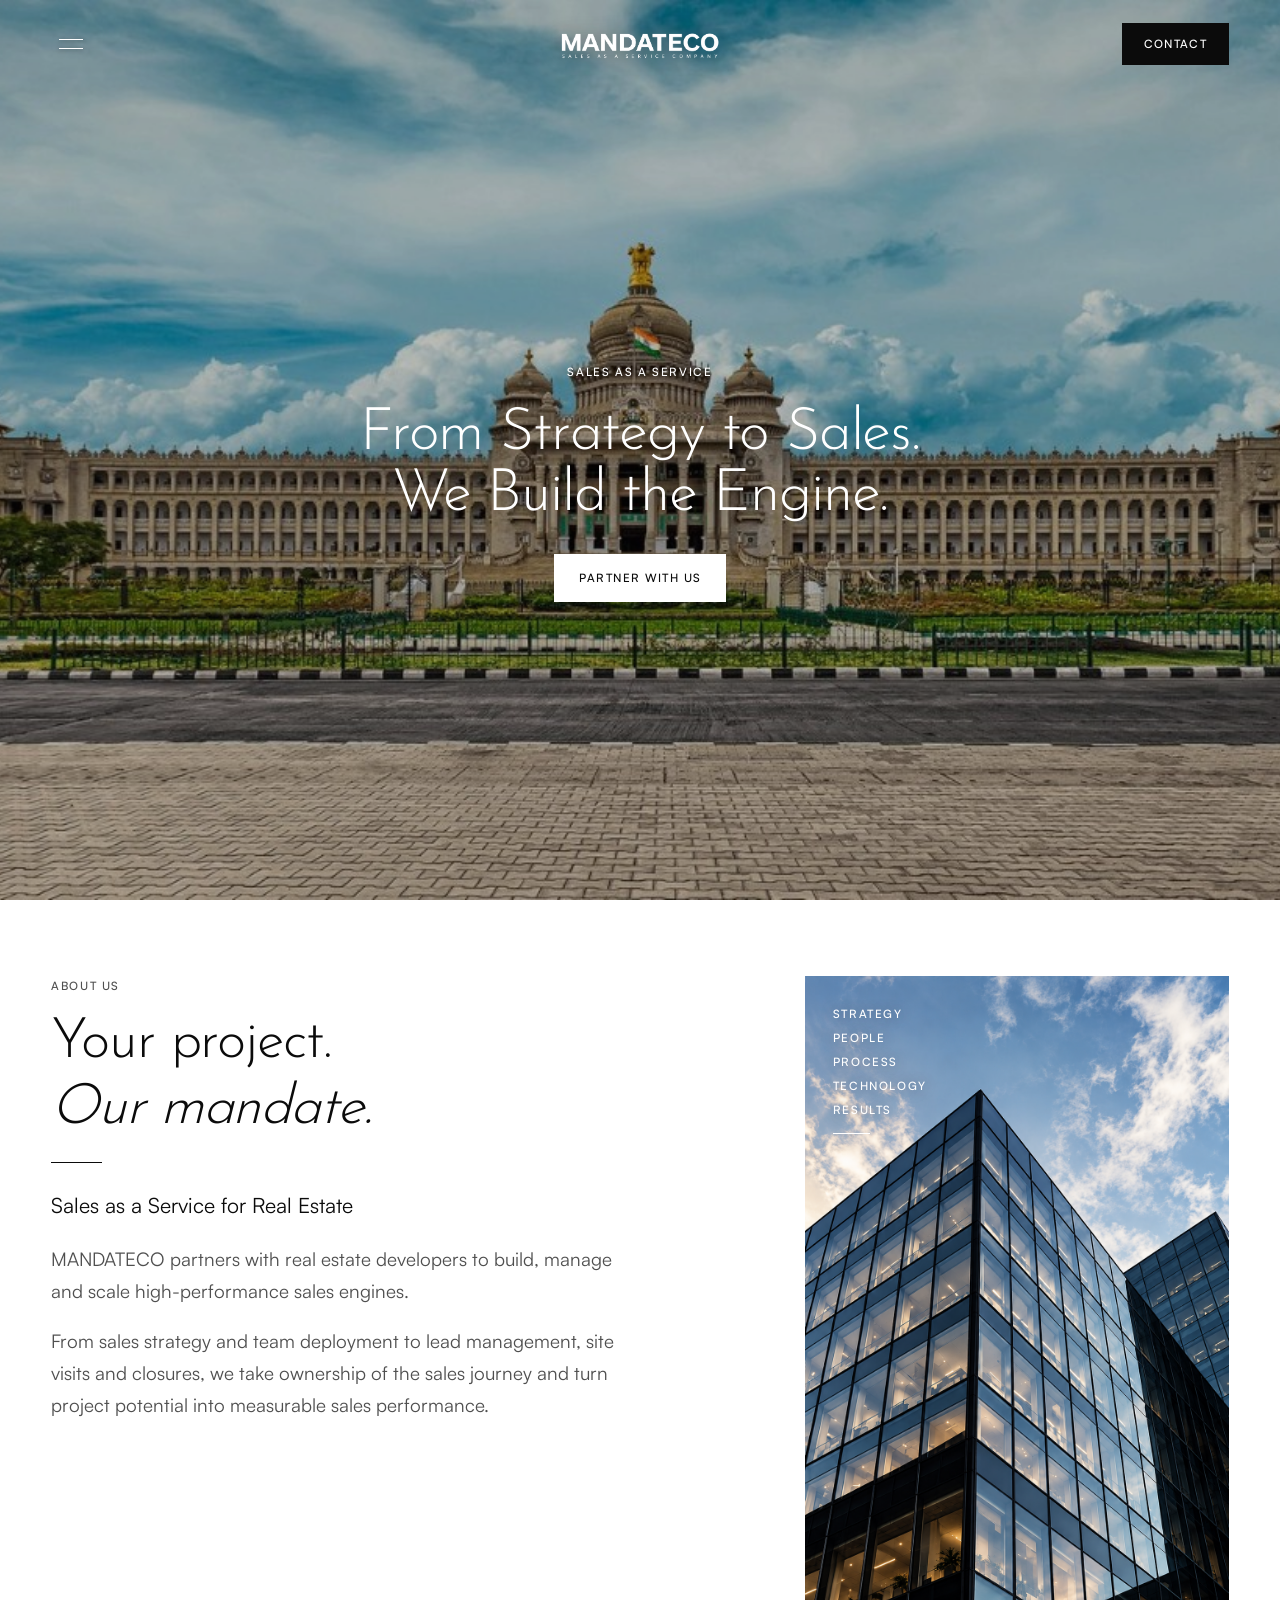
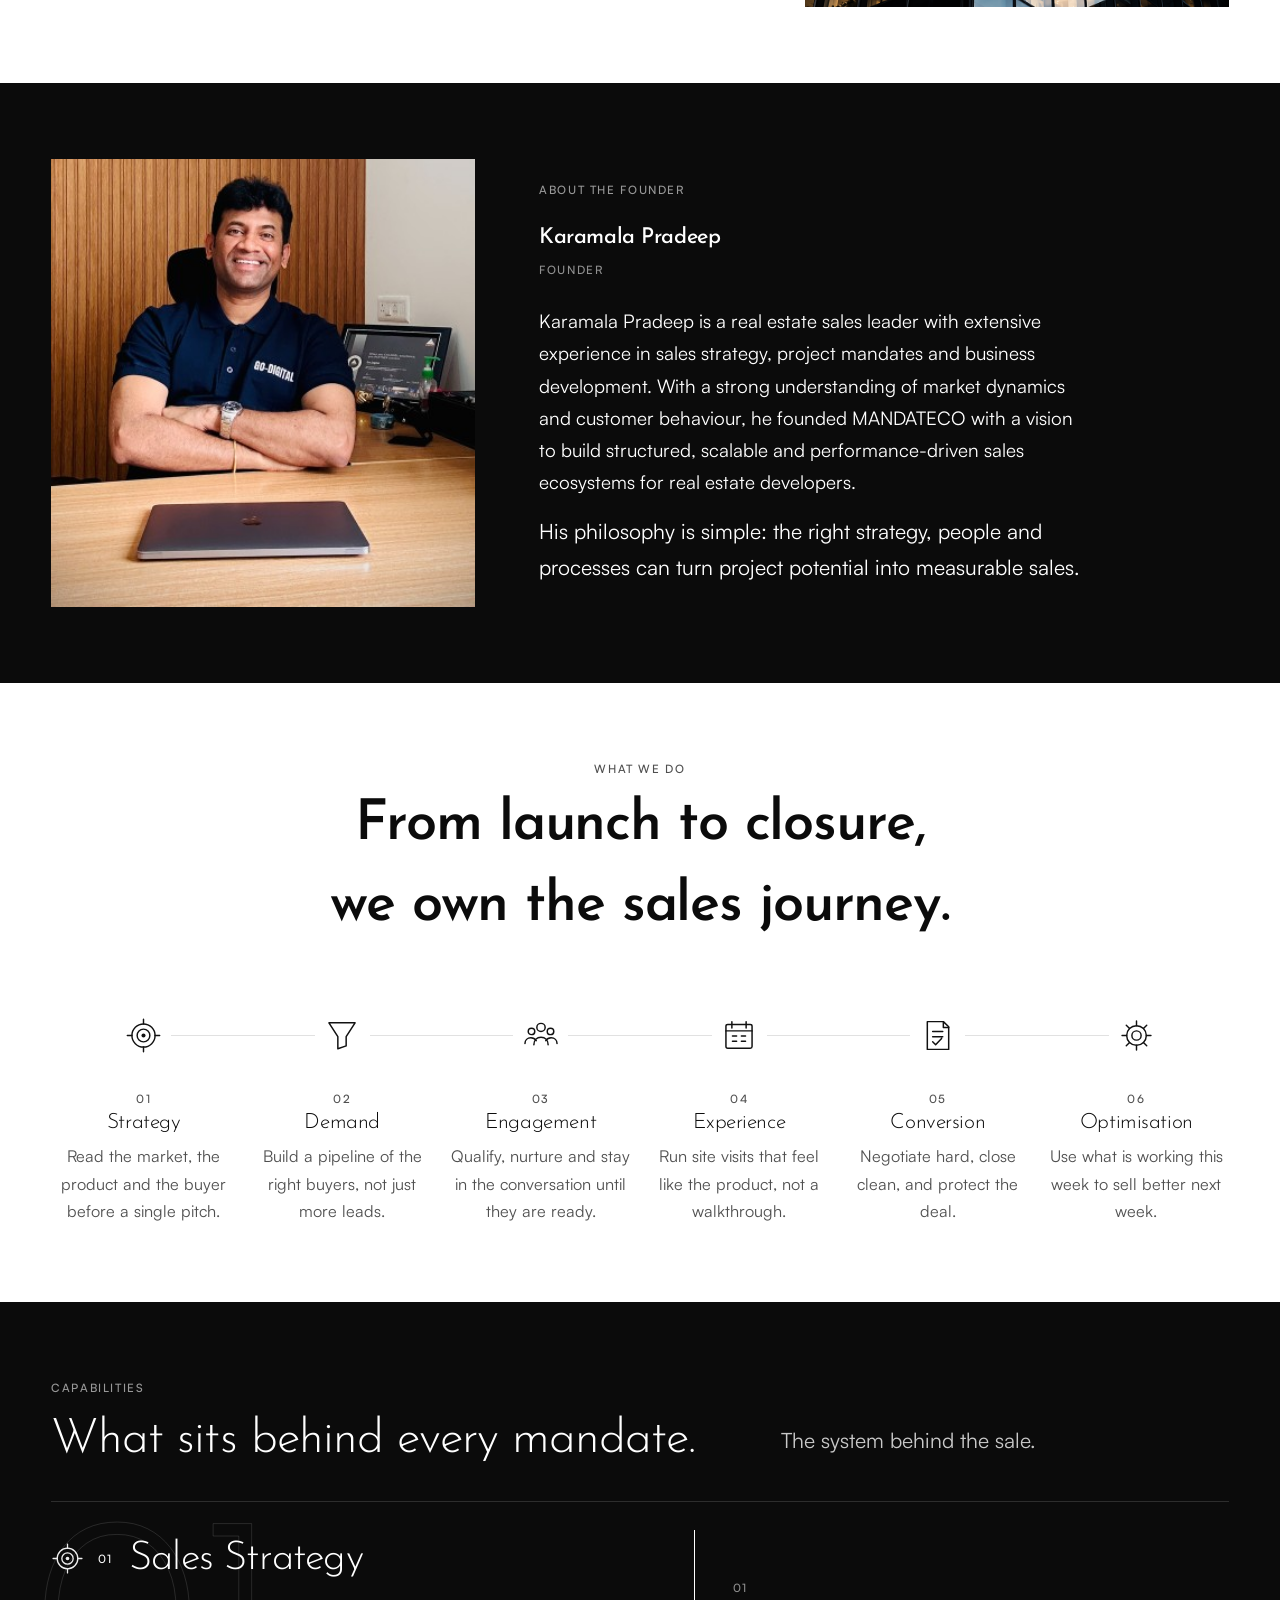
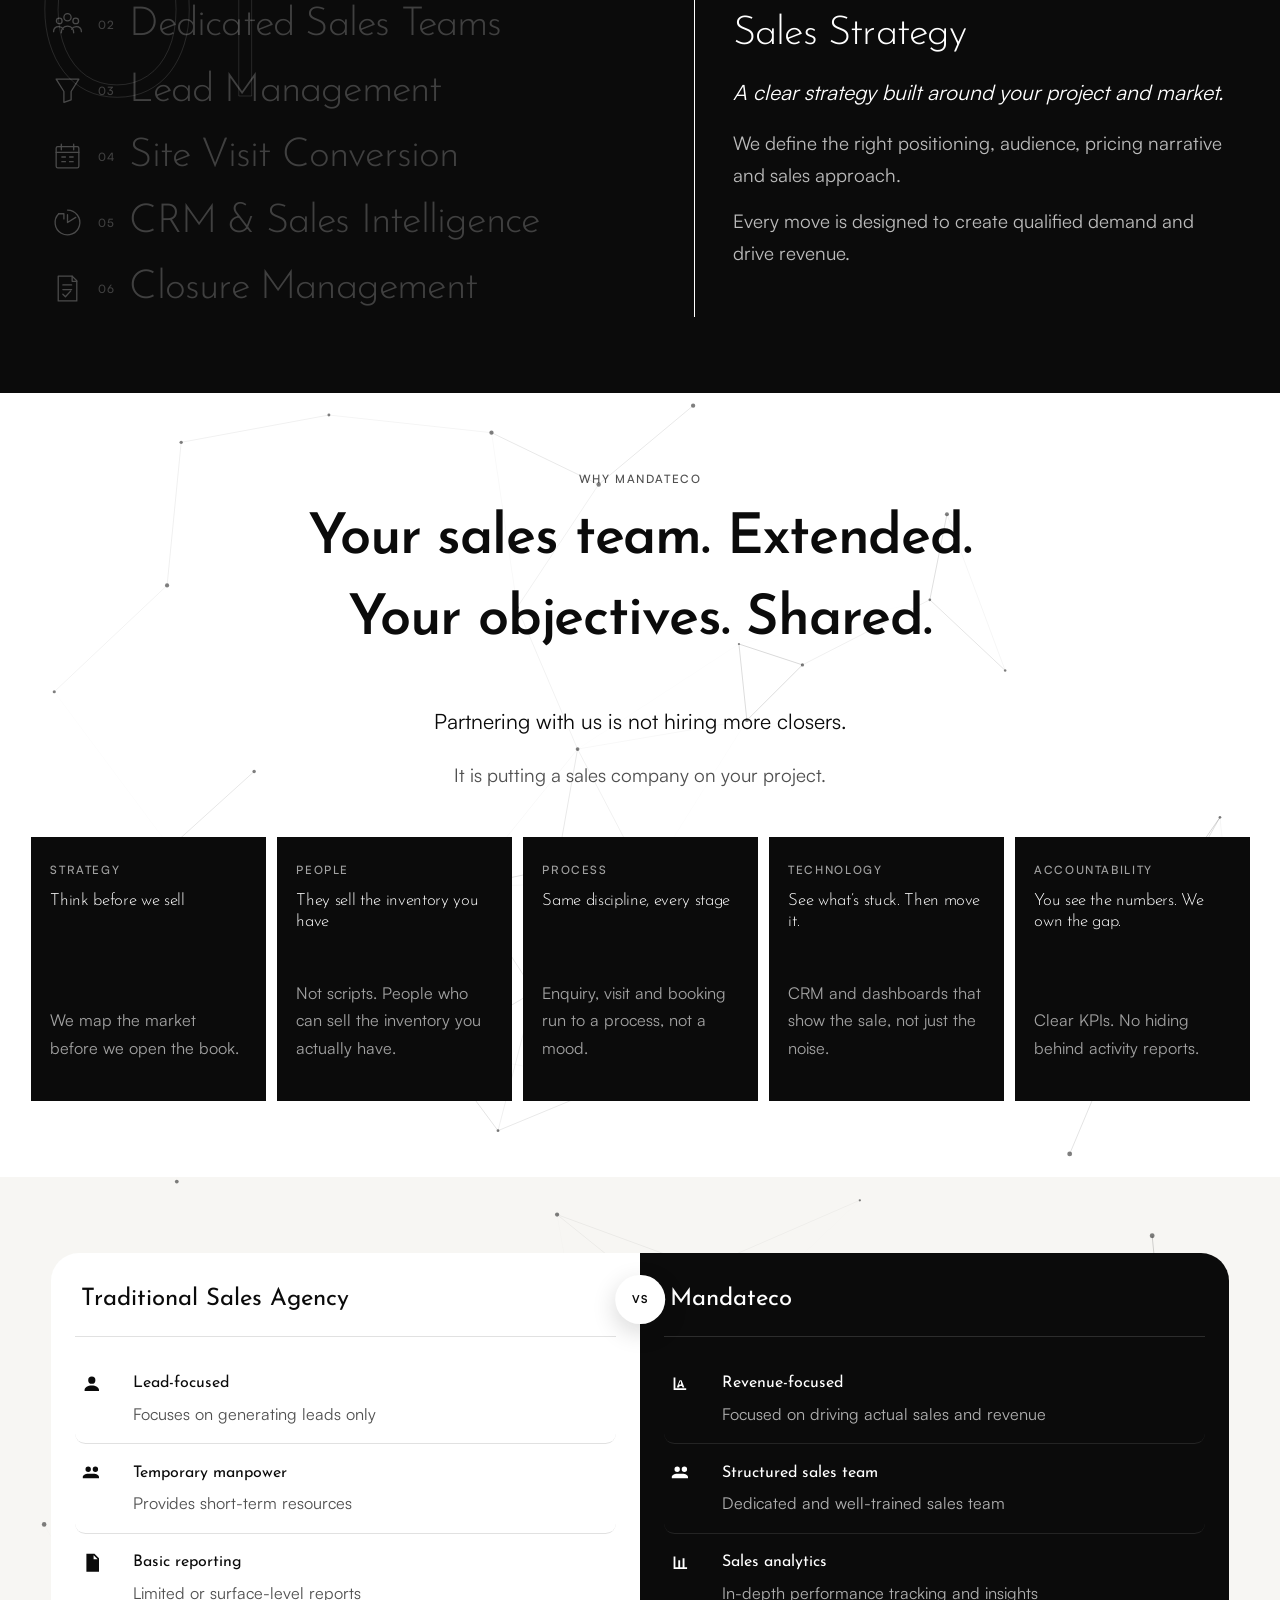
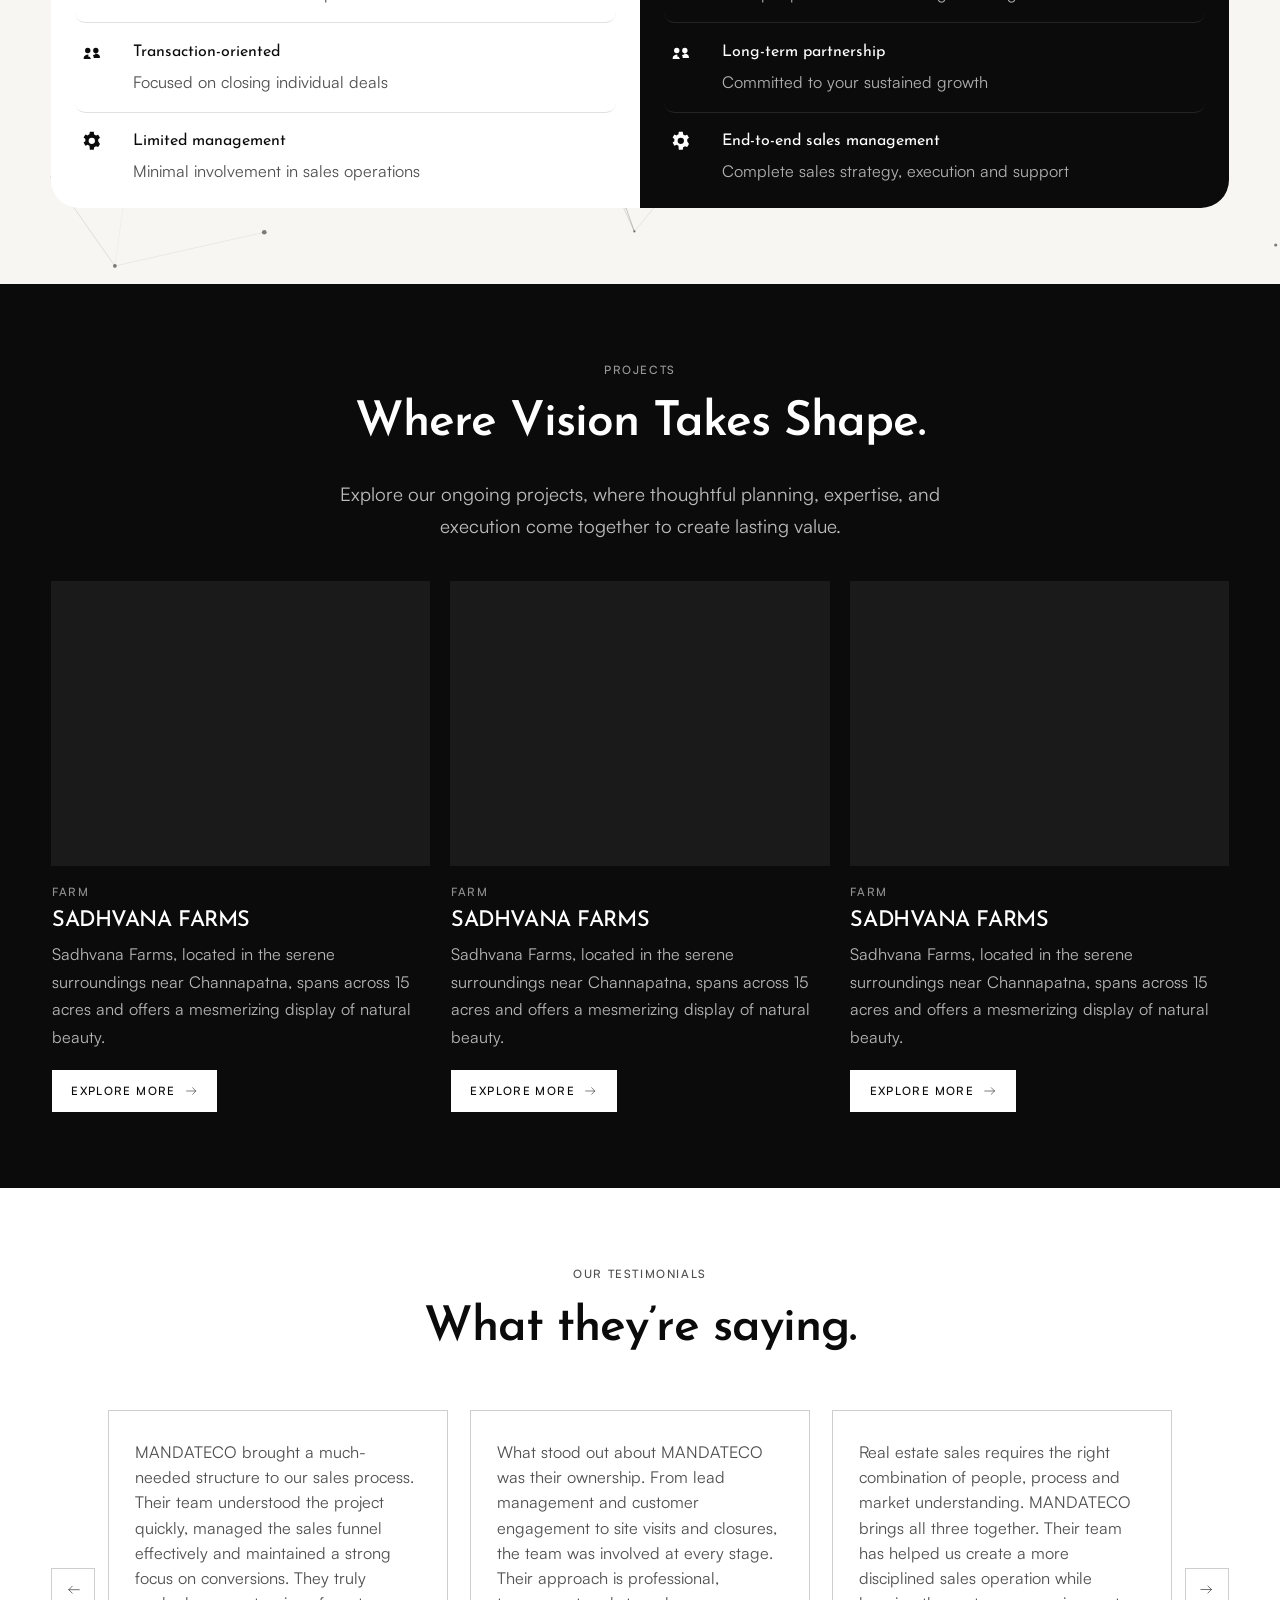
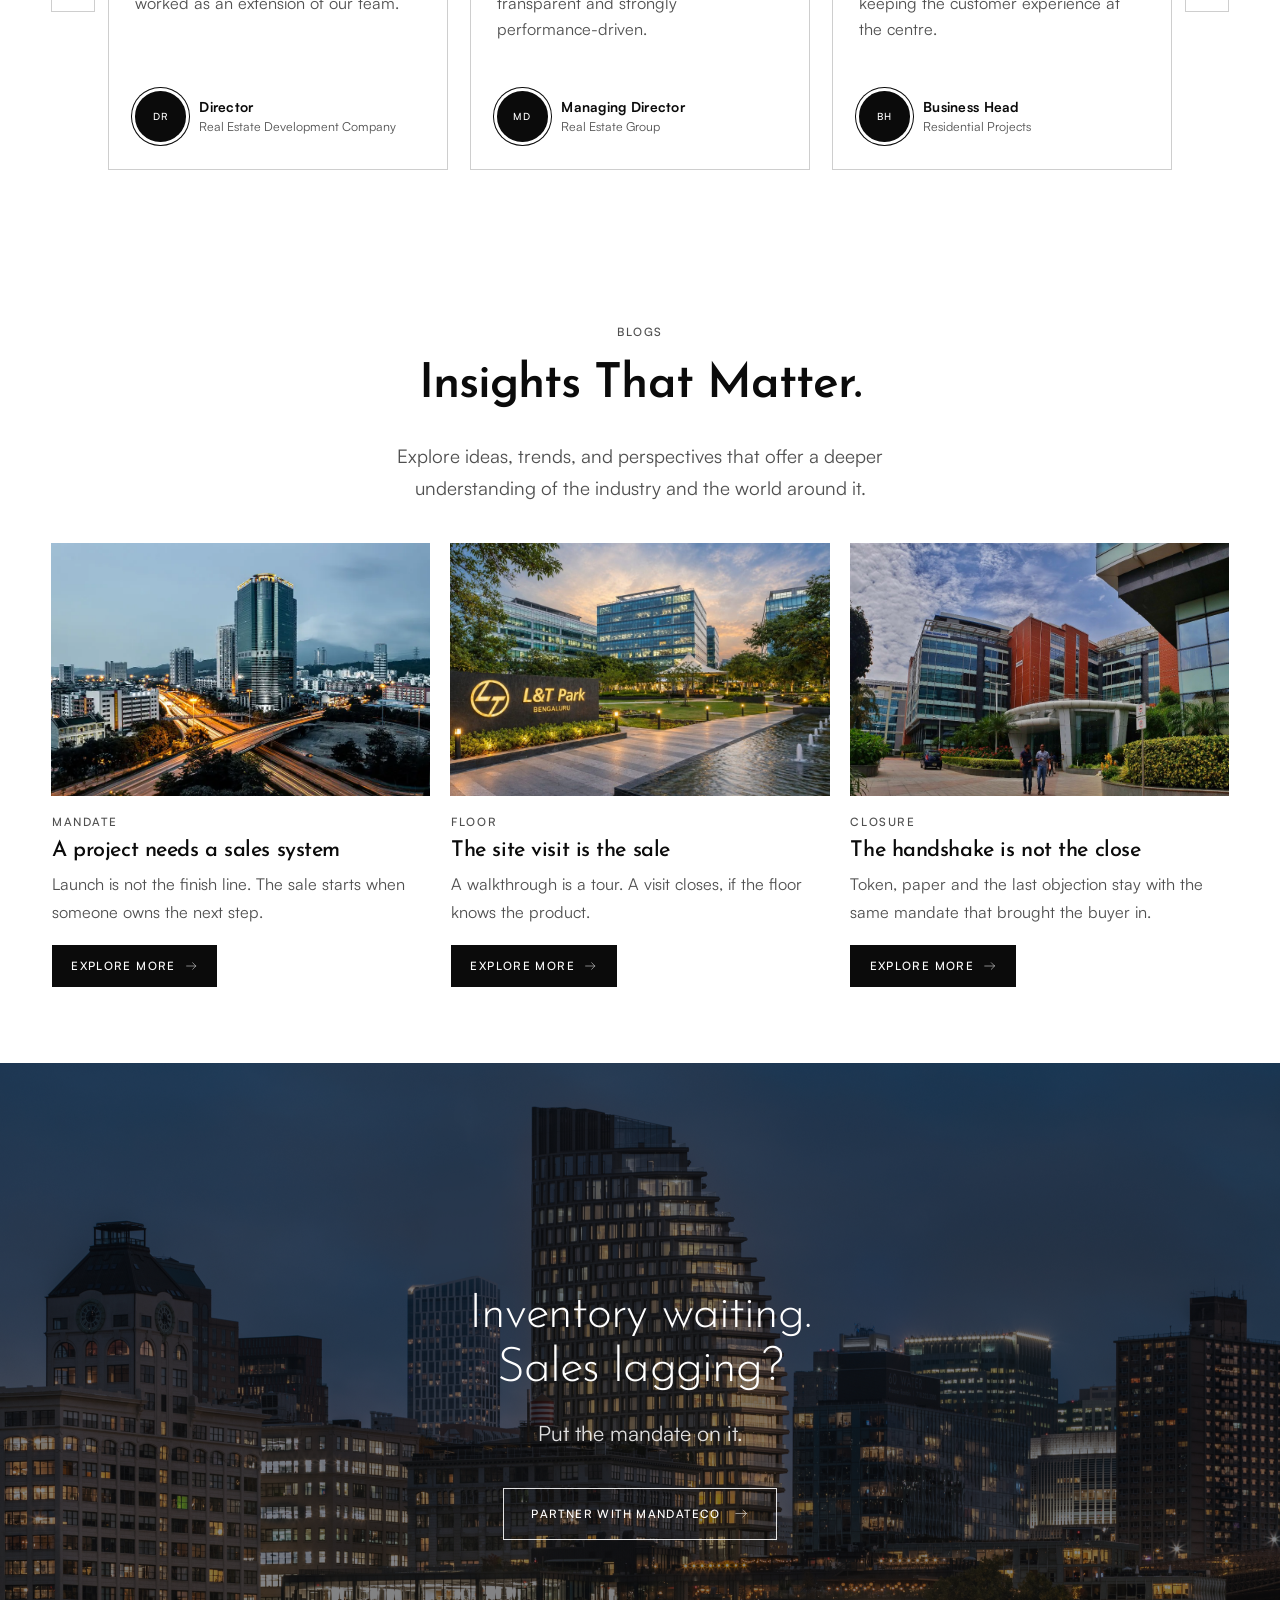
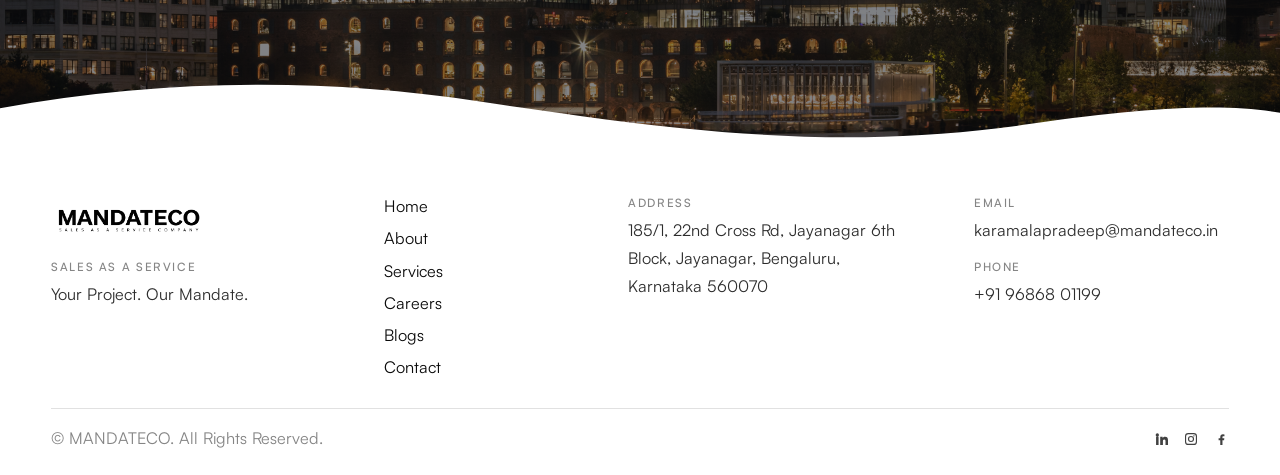
<file: index.html>
<!DOCTYPE html>
<html lang="en">
  <head>
    <meta charset="UTF-8" />
    <meta name="viewport" content="width=device-width, initial-scale=1.0" />
    <meta
      name="description"
      content="MANDATECO is Sales as a Service for real estate developers. We take the mandate and run the sale: strategy, teams, site visits and closures."
    />
    <title>MANDATECO: Sales as a Service for Real Estate</title>
    <link rel="stylesheet" href="css/style.css?v=compare-section" />
  </head>
  <body>
    <a class="skip-link" href="#home">Skip to content</a>

    <header class="site-header" id="site-header">
      <nav class="nav" aria-label="Primary">
        <button
          class="nav__toggle"
          type="button"
          aria-expanded="false"
          aria-controls="mobile-menu"
          aria-label="Open menu"
        >
          <span class="nav__toggle-line"></span>
          <span class="nav__toggle-line"></span>
        </button>

        <a class="nav__brand" href="#home">
          <img
            class="nav__logo"
            src="assets/logo/mandateco-logo.png"
            alt="MANDATECO"
            width="220"
            height="48"
          />
        </a>

        <a class="nav__cta button-text" href="contact.html">Contact</a>
      </nav>
    </header>

    <div
      class="mobile-menu"
      id="mobile-menu"
      aria-hidden="true"
      role="dialog"
      aria-modal="true"
      aria-label="Menu"
    >
      <div class="mobile-menu__bg" aria-hidden="true"></div>
      <nav class="mobile-menu__nav" aria-label="Site">
        <a class="heading-md" href="#home">Home</a>
        <a class="heading-md" href="about.html">About</a>
        <a class="heading-md" href="services.html">Services</a>
        <a class="heading-md" href="careers.html">Careers</a>
        <a class="heading-md" href="blog.html">Blogs</a>
        <a class="heading-md" href="contact.html">Contact</a>
      </nav>
    </div>

    <main>
      <section class="hero" id="home" aria-labelledby="home-title">
        <div class="hero__media" aria-hidden="true">
          <img
            class="is-active"
            src="Public/images/hero-vidhana-1.jpg"
            alt=""
            width="2400"
            height="1350"
            fetchpriority="high"
            decoding="async"
          />
          <img
            src="Public/images/hero-vidhana-2.jpg"
            alt=""
            width="2400"
            height="1350"
            loading="lazy"
            decoding="async"
          />
          <img
            src="Public/images/hero-vidhana-3.jpg"
            alt=""
            width="2400"
            height="1350"
            loading="lazy"
            decoding="async"
          />
        </div>

        <div class="hero__inner">
          <div class="hero__stage">
            <p class="hero__eyebrow hero__reveal label">
              Sales as a Service
            </p>
            <h1 class="hero__title hero-heading" id="home-title">
              <span class="hero__line"><span>From Strategy to Sales.</span></span>
              <span class="hero__line"><span>We Build the Engine.</span></span>
            </h1>
            <div class="hero__actions hero__reveal">
              <a class="btn btn--solid button-text" href="contact.html">Partner With Us</a>
            </div>
          </div>
        </div>
      </section>

      <section class="system" id="about" aria-labelledby="about-title">
        <div class="system__inner">
          <div class="system__copyblock">
            <p class="system__eyebrow label system__reveal">About us</p>
            <h2 class="system__title heading-xl" id="about-title">
              <span class="system__line"><span>Your project.</span></span>
              <span class="system__line system__line--italic"><span>Our mandate.</span></span>
            </h2>
            <span class="system__rule" aria-hidden="true"></span>
            <div class="system__copy">
              <p class="system__reveal description-lg">
                Sales as a Service for Real Estate
              </p>
              <p class="system__reveal description">
                MANDATECO partners with real estate developers to build, manage and scale high-performance sales engines.
              </p>
              <p class="system__reveal description">
                From sales strategy and team deployment to lead management, site visits and closures, we take ownership of the sales journey and turn project potential into measurable sales performance.
              </p>
            </div>
          </div>

          <figure class="system__media">
            <img
              src="Public/images/ChatGPT%20Image%20Sep%2017,%202026,%2010_25_33%20AM.png"
              alt="Glass office building seen from below"
              width="1200"
              height="1800"
              loading="lazy"
              decoding="async"
            />
            <figcaption class="system__overlay label">
              <span>Strategy</span>
              <span>People</span>
              <span>Process</span>
              <span>Technology</span>
              <span>Results</span>
              <span class="system__overlay-rule" aria-hidden="true"></span>
            </figcaption>
          </figure>
        </div>
      </section>

      <section class="founder" id="founder" aria-labelledby="founder-title">
        <div class="founder__inner">
          <figure class="founder__media">
            <img
              src="Public/images/founder.png"
              alt="Karamala Pradeep, founder of MANDATECO"
              width="1200"
              height="1500"
              loading="lazy"
              decoding="async"
            />
          </figure>
          <div class="founder__copyblock">
            <p class="founder__eyebrow label">
              <span>About the founder</span>
            </p>
            <h2 class="founder__name" id="founder-title">Karamala Pradeep</h2>
            <p class="founder__role label">Founder</p>
            <div class="founder__copy">
              <p class="founder__reveal description">
                Karamala Pradeep is a real estate sales leader with extensive experience in sales strategy, project mandates and business development. With a strong understanding of market dynamics and customer behaviour, he founded MANDATECO with a vision to build structured, scalable and performance-driven sales ecosystems for real estate developers.
              </p>
              <p class="founder__reveal description-lg">
                His philosophy is simple: the right strategy, people and processes can turn project potential into measurable sales.
              </p>
            </div>
          </div>
        </div>
      </section>

      <section class="journey" id="services" aria-labelledby="services-title">
        <div class="journey__inner">
          <p class="journey__eyebrow label">What we do</p>
          <h2 class="journey__title heading-journey" id="services-title">
            <span class="journey__line"><span>From launch to closure,</span></span>
            <span class="journey__line"><span>we own the sales journey.</span></span>
          </h2>
          <div class="journey__track">
            <span class="journey__wire" aria-hidden="true"></span>
            <ol class="journey__list">
              <li class="journey__step">
                <span class="journey__node">
                  <img src="Public/mandateco_icons_svg/strategy.svg" alt="" width="64" height="64" />
                </span>
                <div class="journey__copy">
                  <p class="journey__label"><span class="label">01</span> Strategy</p>
                  <p class="journey__text description-sm">Read the market, the product and the buyer before a single pitch.</p>
                </div>
              </li>
              <li class="journey__step">
                <span class="journey__node">
                  <img src="Public/mandateco_icons_svg/lead-management.svg" alt="" width="64" height="64" />
                </span>
                <div class="journey__copy">
                  <p class="journey__label"><span class="label">02</span> Demand</p>
                  <p class="journey__text description-sm">Build a pipeline of the right buyers, not just more leads.</p>
                </div>
              </li>
              <li class="journey__step">
                <span class="journey__node">
                  <img src="Public/mandateco_icons_svg/people.svg" alt="" width="64" height="64" />
                </span>
                <div class="journey__copy">
                  <p class="journey__label"><span class="label">03</span> Engagement</p>
                  <p class="journey__text description-sm">Qualify, nurture and stay in the conversation until they are ready.</p>
                </div>
              </li>
              <li class="journey__step">
                <span class="journey__node">
                  <img src="Public/mandateco_icons_svg/site-visit.svg" alt="" width="64" height="64" />
                </span>
                <div class="journey__copy">
                  <p class="journey__label"><span class="label">04</span> Experience</p>
                  <p class="journey__text description-sm">Run site visits that feel like the product, not a walkthrough.</p>
                </div>
              </li>
              <li class="journey__step">
                <span class="journey__node">
                  <img src="Public/mandateco_icons_svg/closure.svg" alt="" width="64" height="64" />
                </span>
                <div class="journey__copy">
                  <p class="journey__label"><span class="label">05</span> Conversion</p>
                  <p class="journey__text description-sm">Negotiate hard, close clean, and protect the deal.</p>
                </div>
              </li>
              <li class="journey__step">
                <span class="journey__node">
                  <img src="Public/mandateco_icons_svg/process.svg" alt="" width="64" height="64" />
                </span>
                <div class="journey__copy">
                  <p class="journey__label"><span class="label">06</span> Optimisation</p>
                  <p class="journey__text description-sm">Use what is working this week to sell better next week.</p>
                </div>
              </li>
            </ol>
          </div>
        </div>
      </section>

      <section class="offer" id="offer" aria-labelledby="offer-title">
        <div class="offer__inner">
          <header class="offer__head">
            <div>
              <p class="offer__eyebrow label">Capabilities</p>
              <h2 class="offer__title heading-lg" id="offer-title">What sits behind every mandate.</h2>
            </div>
            <p class="offer__lead description-lg">
              The system behind the sale.
            </p>
          </header>

          <div class="offer__body">
            <span class="offer__mark" aria-hidden="true">01</span>
            <div
              class="offer__select"
              role="tablist"
              aria-label="Capabilities"
            >
              <button
                type="button"
                role="tab"
                id="offer-tab-1"
                aria-selected="true"
                aria-controls="offer-panel"
                tabindex="0"
                data-lead="A clear strategy built around your project and market."
                data-copy="We define the right positioning, audience, pricing narrative and sales approach."
                data-more="Every move is designed to create qualified demand and drive revenue."
                class="is-active heading-md"
              >
                <img
                  class="offer__tab-icon"
                  src="Public/mandateco_icons_svg/strategy.svg"
                  alt=""
                  width="32"
                  height="32"
                />
                <span class="label">01</span>
                Sales Strategy
              </button>
              <button
                type="button"
                role="tab"
                id="offer-tab-2"
                aria-selected="false"
                aria-controls="offer-panel"
                tabindex="-1"
                data-lead="A focused team working exclusively towards your goals."
                data-copy="Our sales professionals represent your brand with consistency and purpose."
                data-more="From first conversation to final negotiation, we stay involved."
                class="heading-md"
              >
                <img
                  class="offer__tab-icon"
                  src="Public/mandateco_icons_svg/people.svg"
                  alt=""
                  width="32"
                  height="32"
                />
                <span class="label">02</span>
                Dedicated Sales Teams
              </button>
              <button
                type="button"
                role="tab"
                id="offer-tab-3"
                aria-selected="false"
                aria-controls="offer-panel"
                tabindex="-1"
                data-lead="Turning every enquiry into a meaningful opportunity."
                data-copy="We qualify, prioritise and nurture leads with a structured approach."
                data-more="The focus is simple: better conversations, stronger prospects, higher intent."
                class="heading-md"
              >
                <img
                  class="offer__tab-icon"
                  src="Public/mandateco_icons_svg/lead-management.svg"
                  alt=""
                  width="32"
                  height="32"
                />
                <span class="label">03</span>
                Lead Management
              </button>
              <button
                type="button"
                role="tab"
                id="offer-tab-4"
                aria-selected="false"
                aria-controls="offer-panel"
                tabindex="-1"
                data-lead="Because a lead matters only when it moves forward."
                data-copy="We build the right journey from enquiry to scheduled site visit."
                data-more="Timely follow-ups and personalised engagement help maximise conversions."
                class="heading-md"
              >
                <img
                  class="offer__tab-icon"
                  src="Public/mandateco_icons_svg/site-visit.svg"
                  alt=""
                  width="32"
                  height="32"
                />
                <span class="label">04</span>
                Site Visit Conversion
              </button>
              <button
                type="button"
                role="tab"
                id="offer-tab-5"
                aria-selected="false"
                aria-controls="offer-panel"
                tabindex="-1"
                data-lead="Data that brings clarity to every sales decision."
                data-copy="We track leads, interactions, follow-ups and conversions in real time."
                data-more="Actionable insights help teams identify gaps and improve performance."
                class="heading-md"
              >
                <img
                  class="offer__tab-icon"
                  src="Public/mandateco_icons_svg/crm.svg"
                  alt=""
                  width="32"
                  height="32"
                />
                <span class="label">05</span>
                CRM &amp; Sales Intelligence
              </button>
              <button
                type="button"
                role="tab"
                id="offer-tab-6"
                aria-selected="false"
                aria-controls="offer-panel"
                tabindex="-1"
                data-lead="Staying with the opportunity until the deal is done."
                data-copy="We manage follow-ups, objections, negotiations and decision-making."
                data-more="Our focus remains on moving qualified prospects confidently towards closure."
                class="heading-md"
              >
                <img
                  class="offer__tab-icon"
                  src="Public/mandateco_icons_svg/closure.svg"
                  alt=""
                  width="32"
                  height="32"
                />
                <span class="label">06</span>
                Closure Management
              </button>
            </div>
            <div class="offer__panel" id="offer-panel" role="tabpanel" aria-labelledby="offer-tab-1">
              <p class="offer__panel-index label">01</p>
              <h3 class="offer__panel-name heading-md">Sales Strategy</h3>
              <p class="offer__panel-lead description-lg">
                A clear strategy built around your project and market.
              </p>
              <p class="offer__panel-text description">
                We define the right positioning, audience, pricing narrative and sales approach.
              </p>
              <p class="offer__panel-more description">
                Every move is designed to create qualified demand and drive revenue.
              </p>
            </div>
          </div>
        </div>
      </section>

      <section class="objective" id="objective" hidden>
        <div class="objective__media" aria-hidden="true">
          <img
            src="Public/images/start-skyline-b.webp"
            alt=""
            width="2400"
            height="1350"
          />
        </div>
        <div class="objective__inner">
          <p class="objective__eyebrow label">One objective</p>
          <h2 class="objective__title heading-lg">
            <span class="objective__line"><span>Empty the inventory.</span></span>
            <span class="objective__line"><span>Not the calendar.</span></span>
          </h2>
          <div class="objective__copy">
            <p class="objective__reveal description">
              Activity isn’t a result.
            </p>
            <p class="objective__reveal description">
              We track the numbers that move inventory: lead quality, visits,
              conversion, velocity and closures.
            </p>
          </div>
          <a class="objective__cta button-text" href="contact.html">
            Put us on the mandate
            <img
              src="Public/mandateco_icons_svg/arrow-right.svg"
              alt=""
              width="24"
              height="24"
            />
          </a>
        </div>
      </section>

      <section class="why" id="why" aria-labelledby="why-title">
        <canvas class="why__net" aria-hidden="true"></canvas>
        <div class="why__inner">
          <header class="why__head">
            <p class="why__eyebrow label">
              <span>Why Mandateco</span>
            </p>
            <h2 class="why__title heading-why" id="why-title">
              <span class="why__line"><span>Your sales team. Extended.</span></span>
              <span class="why__line"><span>Your objectives. Shared.</span></span>
            </h2>
          </header>
          <div class="why__copy">
            <p class="why__reveal description-lg">
              <span>
                Partnering with us is not hiring more closers.
              </span>
            </p>
            <p class="why__reveal description">
              <span>It is putting a sales company on your project.</span>
            </p>
          </div>
        </div>

        <div class="voices" id="voices">
          <div class="voices__stage">
            <div class="voices__rail">
              <button
                class="voices__nav voices__nav--prev"
                type="button"
                aria-label="Previous"
              >
                <img
                  src="Public/mandateco_icons_svg/arrow-right.svg"
                  alt=""
                  width="24"
                  height="24"
                />
              </button>
              <div
                class="voices__viewport"
                tabindex="0"
                aria-label="Why Mandateco points"
              >
                <div class="voices__grid">
              <article class="voices__card voices__card--1">
                <div class="voices__copy">
                  <p class="voices__label label">Strategy</p>
                  <h3 class="voices__quote">Think before we sell</h3>
                  <p class="voices__text description-sm">
                    We map the market before we open the book.
                  </p>
                </div>
              </article>

              <article class="voices__card voices__card--2">
                <div class="voices__copy">
                  <p class="voices__label label">People</p>
                  <h3 class="voices__quote">They sell the inventory you have</h3>
                  <p class="voices__text description-sm">
                    Not scripts. People who can sell the inventory you actually have.
                  </p>
                </div>
              </article>

              <article class="voices__card voices__card--3">
                <div class="voices__copy">
                  <p class="voices__label label">Process</p>
                  <h3 class="voices__quote">Same discipline, every stage</h3>
                  <p class="voices__text description-sm">
                    Enquiry, visit and booking run to a process, not a mood.
                  </p>
                </div>
              </article>

              <article class="voices__card voices__card--4">
                <div class="voices__copy">
                  <p class="voices__label label">Technology</p>
                  <h3 class="voices__quote">See what’s stuck. Then move it.</h3>
                  <p class="voices__text description-sm">
                    CRM and dashboards that show the sale, not just the noise.
                  </p>
                </div>
              </article>

              <article class="voices__card voices__card--5">
                <div class="voices__copy">
                  <p class="voices__label label">Accountability</p>
                  <h3 class="voices__quote">You see the numbers. We own the gap.</h3>
                  <p class="voices__text description-sm">
                    Clear KPIs. No hiding behind activity reports.
                  </p>
                </div>
              </article>
                </div>
              </div>
              <button
                class="voices__nav voices__nav--next"
                type="button"
                aria-label="Next"
              >
                <img
                  src="Public/mandateco_icons_svg/arrow-right.svg"
                  alt=""
                  width="24"
                  height="24"
                />
              </button>
            </div>
          </div>
        </div>
      </section>

      <section class="compare" id="compare" aria-labelledby="compare-title">
        <canvas class="why__net" aria-hidden="true"></canvas>
        <div class="compare__inner">
          <h2 class="visually-hidden" id="compare-title">Agency compared with Mandateco</h2>

          <div class="compare__table" role="table" aria-label="Agency compared with Mandateco">
            <div class="compare__col compare__col--light" role="rowgroup">
              <h3 class="compare__col-title">Traditional Sales Agency</h3>
              <div class="compare__row" role="row">
                <span class="compare__ico" aria-hidden="true">
                  <svg viewBox="0 0 24 24"><path fill="currentColor" d="M12 12a4 4 0 1 0-4-4 4 4 0 0 0 4 4Zm0 2c-4.4 0-8 2.2-8 5v1h16v-1c0-2.8-3.6-5-8-5Z"/></svg>
                </span>
                <div>
                  <p class="compare__name">Lead-focused</p>
                  <p class="compare__note description-sm">Focuses on generating leads only</p>
                </div>
              </div>
              <div class="compare__row" role="row">
                <span class="compare__ico" aria-hidden="true">
                  <svg viewBox="0 0 24 24"><path fill="currentColor" d="M8 11a3 3 0 1 0-3-3 3 3 0 0 0 3 3Zm8 0a3 3 0 1 0-3-3 3 3 0 0 0 3 3ZM8 13c-3.3 0-6 1.6-6 3.6V18h8.1A6.5 6.5 0 0 1 16 13c-3.3 0-6 1.6-6 3.6V18h10v-1.4c0-2-2.7-3.6-6-3.6Z"/></svg>
                </span>
                <div>
                  <p class="compare__name">Temporary manpower</p>
                  <p class="compare__note description-sm">Provides short-term resources</p>
                </div>
              </div>
              <div class="compare__row" role="row">
                <span class="compare__ico" aria-hidden="true">
                  <svg viewBox="0 0 24 24"><path fill="currentColor" d="M6 2h9l5 5v15H6Zm8 1.5V8h4.5Z"/></svg>
                </span>
                <div>
                  <p class="compare__name">Basic reporting</p>
                  <p class="compare__note description-sm">Limited or surface-level reports</p>
                </div>
              </div>
              <div class="compare__row" role="row">
                <span class="compare__ico" aria-hidden="true">
                  <svg viewBox="0 0 24 24"><path fill="currentColor" d="M7.5 13.5a3 3 0 1 1 0-6 3 3 0 0 1 0 6Zm9 0a3 3 0 1 1 0-6 3 3 0 0 1 0 6ZM8.2 15c-2.7.2-5.2 1.6-5.2 3.5V20h8.2c-.7-.7-1.2-1.6-1.4-2.6H8.2Zm7.6 0c-.9 0-1.7.2-2.5.6.6 1 .9 2.2.9 3.4H21v-1.5c0-1.9-2.5-3.3-5.2-3.5Z"/></svg>
                </span>
                <div>
                  <p class="compare__name">Transaction-oriented</p>
                  <p class="compare__note description-sm">Focused on closing individual deals</p>
                </div>
              </div>
              <div class="compare__row" role="row">
                <span class="compare__ico" aria-hidden="true">
                  <svg viewBox="0 0 24 24"><path fill="currentColor" d="M19.1 12.6a7.2 7.2 0 0 0 .1-1.2 7.2 7.2 0 0 0-.1-1.2l2-1.6-2-3.4-2.4 1a7.4 7.4 0 0 0-2.1-1.2L14.2 2h-4.4L9.4 4.8a7.4 7.4 0 0 0-2.1 1.2l-2.4-1-2 3.4 2 1.6a7.2 7.2 0 0 0-.1 1.2 7.2 7.2 0 0 0 .1 1.2l-2 1.6 2 3.4 2.4-1a7.4 7.4 0 0 0 2.1 1.2L9.8 22h4.4l.4-2.8a7.4 7.4 0 0 0 2.1-1.2l2.4 1 2-3.4ZM12 15.5A3.5 3.5 0 1 1 15.5 12 3.5 3.5 0 0 1 12 15.5Z"/></svg>
                </span>
                <div>
                  <p class="compare__name">Limited management</p>
                  <p class="compare__note description-sm">Minimal involvement in sales operations</p>
                </div>
              </div>
            </div>

            <p class="compare__vs" aria-hidden="true">VS</p>

            <div class="compare__col compare__col--dark" role="rowgroup">
              <h3 class="compare__col-title">Mandateco</h3>
              <div class="compare__row" role="row">
                <span class="compare__ico" aria-hidden="true">
                  <svg viewBox="0 0 24 24"><path fill="currentColor" d="M4 19V5h2v12h12v2H4Zm3.5-3 3.2-8h2.1l3.2 8h-2.1l-.6-1.6H10.7L10.1 16Zm2.1-3.2h2.8L12.1 8.9h-.2Z"/></svg>
                </span>
                <div>
                  <p class="compare__name">Revenue-focused</p>
                  <p class="compare__note description-sm">Focused on driving actual sales and revenue</p>
                </div>
              </div>
              <div class="compare__row" role="row">
                <span class="compare__ico" aria-hidden="true">
                  <svg viewBox="0 0 24 24"><path fill="currentColor" d="M8 11a3 3 0 1 0-3-3 3 3 0 0 0 3 3Zm8 0a3 3 0 1 0-3-3 3 3 0 0 0 3 3ZM8 13c-3.3 0-6 1.6-6 3.6V18h8.1A6.5 6.5 0 0 1 16 13c-3.3 0-6 1.6-6 3.6V18h10v-1.4c0-2-2.7-3.6-6-3.6Z"/></svg>
                </span>
                <div>
                  <p class="compare__name">Structured sales team</p>
                  <p class="compare__note description-sm">Dedicated and well-trained sales team</p>
                </div>
              </div>
              <div class="compare__row" role="row">
                <span class="compare__ico" aria-hidden="true">
                  <svg viewBox="0 0 24 24"><path fill="currentColor" d="M4 19V5h2v12h3.2V9.2h2.1V17H14V7h2.1v10H19v2H4Z"/></svg>
                </span>
                <div>
                  <p class="compare__name">Sales analytics</p>
                  <p class="compare__note description-sm">In-depth performance tracking and insights</p>
                </div>
              </div>
              <div class="compare__row" role="row">
                <span class="compare__ico" aria-hidden="true">
                  <svg viewBox="0 0 24 24"><path fill="currentColor" d="M7.5 13.5a3 3 0 1 1 0-6 3 3 0 0 1 0 6Zm9 0a3 3 0 1 1 0-6 3 3 0 0 1 0 6ZM8.2 15c-2.7.2-5.2 1.6-5.2 3.5V20h8.2c-.7-.7-1.2-1.6-1.4-2.6H8.2Zm7.6 0c-.9 0-1.7.2-2.5.6.6 1 .9 2.2.9 3.4H21v-1.5c0-1.9-2.5-3.3-5.2-3.5Z"/></svg>
                </span>
                <div>
                  <p class="compare__name">Long-term partnership</p>
                  <p class="compare__note description-sm">Committed to your sustained growth</p>
                </div>
              </div>
              <div class="compare__row" role="row">
                <span class="compare__ico" aria-hidden="true">
                  <svg viewBox="0 0 24 24"><path fill="currentColor" d="M19.1 12.6a7.2 7.2 0 0 0 .1-1.2 7.2 7.2 0 0 0-.1-1.2l2-1.6-2-3.4-2.4 1a7.4 7.4 0 0 0-2.1-1.2L14.2 2h-4.4L9.4 4.8a7.4 7.4 0 0 0-2.1 1.2l-2.4-1-2 3.4 2 1.6a7.2 7.2 0 0 0-.1 1.2 7.2 7.2 0 0 0 .1 1.2l-2 1.6 2 3.4 2.4-1a7.4 7.4 0 0 0 2.1 1.2L9.8 22h4.4l.4-2.8a7.4 7.4 0 0 0 2.1-1.2l2.4 1 2-3.4ZM12 15.5A3.5 3.5 0 1 1 15.5 12 3.5 3.5 0 0 1 12 15.5Z"/></svg>
                </span>
                <div>
                  <p class="compare__name">End-to-end sales management</p>
                  <p class="compare__note description-sm">Complete sales strategy, execution and support</p>
                </div>
              </div>
            </div>
          </div>
        </div>
      </section>

      <section class="projects" id="projects" aria-labelledby="projects-title">
        <div class="projects__inner">
          <header class="projects__head">
            <p class="projects__eyebrow label">
              <span>Projects</span>
            </p>
            <h2 class="projects__title heading-lg" id="projects-title">
              <span class="projects__line"><span>Where Vision Takes Shape.</span></span>
            </h2>
            <p class="projects__lead description">
              <span>
                Explore our ongoing projects, where thoughtful planning, expertise, and execution come together to create lasting value.
              </span>
            </p>
          </header>

          <div class="projects__grid">
            <article class="projects__card">
              <figure class="projects__figure">
                <img
                  src="Public/images/projects/sadhvana-lake.jpg"
                  alt="Lake and grounds at Sadhvana Farms"
                  width="900"
                  height="700"
                  loading="lazy"
                  decoding="async"
                />
              </figure>
              <div class="projects__meta">
                <p class="projects__type label">Farm</p>
                <h3 class="projects__name">SADHVANA FARMS</h3>
                <p class="projects__note description-sm">
                  Sadhvana Farms, located in the serene surroundings near Channapatna, spans across 15 acres and offers a mesmerizing display of natural beauty.
                </p>
                <a class="projects__more btn btn--solid button-text" href="contact.html">
                  Explore more
                  <img
                    src="Public/mandateco_icons_svg/arrow-right.svg"
                    alt=""
                    width="24"
                    height="24"
                  />
                </a>
              </div>
            </article>

            <article class="projects__card">
              <figure class="projects__figure">
                <img
                  src="Public/images/projects/sadhvana-clubhouse.jpg"
                  alt="Clubhouse at Sadhvana Farms"
                  width="900"
                  height="700"
                  loading="lazy"
                  decoding="async"
                />
              </figure>
              <div class="projects__meta">
                <p class="projects__type label">Farm</p>
                <h3 class="projects__name">SADHVANA FARMS</h3>
                <p class="projects__note description-sm">
                  Sadhvana Farms, located in the serene surroundings near Channapatna, spans across 15 acres and offers a mesmerizing display of natural beauty.
                </p>
                <a class="projects__more btn btn--solid button-text" href="contact.html">
                  Explore more
                  <img
                    src="Public/mandateco_icons_svg/arrow-right.svg"
                    alt=""
                    width="24"
                    height="24"
                  />
                </a>
              </div>
            </article>

            <article class="projects__card">
              <figure class="projects__figure">
                <img
                  src="Public/images/projects/sadhvana-garden.jpg"
                  alt="Garden seating at Sadhvana Farms"
                  width="900"
                  height="700"
                  loading="lazy"
                  decoding="async"
                />
              </figure>
              <div class="projects__meta">
                <p class="projects__type label">Farm</p>
                <h3 class="projects__name">SADHVANA FARMS</h3>
                <p class="projects__note description-sm">
                  Sadhvana Farms, located in the serene surroundings near Channapatna, spans across 15 acres and offers a mesmerizing display of natural beauty.
                </p>
                <a class="projects__more btn btn--solid button-text" href="contact.html">
                  Explore more
                  <img
                    src="Public/mandateco_icons_svg/arrow-right.svg"
                    alt=""
                    width="24"
                    height="24"
                  />
                </a>
              </div>
            </article>
          </div>
        </div>
      </section>

      <section class="quotes" id="testimonials" aria-labelledby="testimonials-title">
        <div class="quotes__inner">
          <header class="quotes__head">
            <p class="quotes__eyebrow label">
              <span>Our testimonials</span>
            </p>
            <h2 class="quotes__title heading-lg" id="testimonials-title">
              <span class="quotes__line"><span>What they’re saying.</span></span>
            </h2>
          </header>

          <div class="quotes__rail">
            <button
              class="quotes__nav quotes__nav--prev"
              type="button"
              aria-label="Previous testimonials"
            >
              <img
                src="Public/mandateco_icons_svg/arrow-right.svg"
                alt=""
                width="24"
                height="24"
              />
            </button>
            <div
              class="quotes__viewport"
              tabindex="0"
              aria-label="Testimonials"
            >
              <div class="quotes__grid">
                <article class="quotes__card">
                  <p class="quotes__text description-sm">
                    MANDATECO brought a much-needed structure to our sales process. Their team understood the project quickly, managed the sales funnel effectively and maintained a strong focus on conversions. They truly worked as an extension of our team.
                  </p>
                  <div class="quotes__person">
                    <span class="quotes__avatar" aria-hidden="true">DR</span>
                    <div class="quotes__who">
                      <h3 class="quotes__name">Director</h3>
                      <p class="quotes__role">Real Estate Development Company</p>
                    </div>
                  </div>
                </article>

                <article class="quotes__card">
                  <p class="quotes__text description-sm">
                    What stood out about MANDATECO was their ownership. From lead management and customer engagement to site visits and closures, the team was involved at every stage. Their approach is professional, transparent and strongly performance-driven.
                  </p>
                  <div class="quotes__person">
                    <span class="quotes__avatar" aria-hidden="true">MD</span>
                    <div class="quotes__who">
                      <h3 class="quotes__name">Managing Director</h3>
                      <p class="quotes__role">Real Estate Group</p>
                    </div>
                  </div>
                </article>

                <article class="quotes__card">
                  <p class="quotes__text description-sm">
                    Real estate sales requires the right combination of people, process and market understanding. MANDATECO brings all three together. Their team has helped us create a more disciplined sales operation while keeping the customer experience at the centre.
                  </p>
                  <div class="quotes__person">
                    <span class="quotes__avatar" aria-hidden="true">BH</span>
                    <div class="quotes__who">
                      <h3 class="quotes__name">Business Head</h3>
                      <p class="quotes__role">Residential Projects</p>
                    </div>
                  </div>
                </article>

                <article class="quotes__card">
                  <p class="quotes__text description-sm">
                    Working with MANDATECO feels different from working with a conventional sales agency. They take the mandate seriously, understand the business objective and continuously look at ways to improve the sales funnel. Their commitment to the project has been impressive.
                  </p>
                  <div class="quotes__person">
                    <span class="quotes__avatar" aria-hidden="true">FD</span>
                    <div class="quotes__who">
                      <h3 class="quotes__name">Founder</h3>
                      <p class="quotes__role">Real Estate Development Company</p>
                    </div>
                  </div>
                </article>
              </div>
            </div>
            <button
              class="quotes__nav quotes__nav--next"
              type="button"
              aria-label="Next testimonials"
            >
              <img
                src="Public/mandateco_icons_svg/arrow-right.svg"
                alt=""
                width="24"
                height="24"
              />
            </button>
          </div>
        </div>
      </section>

      <section class="blog" id="blogs" aria-labelledby="blogs-title">
        <div class="blog__inner">
          <header class="blog__head">
            <p class="blog__eyebrow label">
              <span>Blogs</span>
            </p>
            <h2 class="blog__title heading-lg" id="blogs-title">
              <span class="blog__line"><span>Insights That Matter.</span></span>
            </h2>
            <p class="blog__lead description">
              <span>
                Explore ideas, trends, and perspectives that offer a deeper understanding of the industry and the world around it.
              </span>
            </p>
          </header>

          <div class="blog__grid">
            <article class="blog__card">
              <figure class="blog__figure">
                <img
                  src="Public/images/blog/city-night.png"
                  alt="City skyline and highway at dusk"
                  width="1600"
                  height="900"
                  loading="lazy"
                  decoding="async"
                />
              </figure>
              <div class="blog__meta">
                <p class="blog__type label">Mandate</p>
                <h3 class="blog__name">A project needs a sales system</h3>
                <p class="blog__note description-sm">
                  Launch is not the finish line. The sale starts when someone
                  owns the next step.
                </p>
                <a class="blog__more btn btn--solid button-text" href="blog.html">
                  Explore more
                  <img
                    src="Public/mandateco_icons_svg/arrow-right.svg"
                    alt=""
                    width="24"
                    height="24"
                  />
                </a>
              </div>
            </article>

            <article class="blog__card">
              <figure class="blog__figure">
                <img
                  src="Public/images/blog/lt-park.jpg"
                  alt="Campus grounds at L&T Park, Bengaluru"
                  width="1200"
                  height="800"
                  loading="lazy"
                  decoding="async"
                />
              </figure>
              <div class="blog__meta">
                <p class="blog__type label">Floor</p>
                <h3 class="blog__name">The site visit is the sale</h3>
                <p class="blog__note description-sm">
                  A walkthrough is a tour. A visit closes, if the floor knows
                  the product.
                </p>
                <a class="blog__more btn btn--solid button-text" href="blog.html">
                  Explore more
                  <img
                    src="Public/mandateco_icons_svg/arrow-right.svg"
                    alt=""
                    width="24"
                    height="24"
                  />
                </a>
              </div>
            </article>

            <article class="blog__card">
              <figure class="blog__figure">
                <img
                  src="Public/images/blog/campus.jpg"
                  alt="Office campus entrance"
                  width="1200"
                  height="800"
                  loading="lazy"
                  decoding="async"
                />
              </figure>
              <div class="blog__meta">
                <p class="blog__type label">Closure</p>
                <h3 class="blog__name">The handshake is not the close</h3>
                <p class="blog__note description-sm">
                  Token, paper and the last objection stay with the same mandate
                  that brought the buyer in.
                </p>
                <a class="blog__more btn btn--solid button-text" href="blog.html">
                  Explore more
                  <img
                    src="Public/mandateco_icons_svg/arrow-right.svg"
                    alt=""
                    width="24"
                    height="24"
                  />
                </a>
              </div>
            </article>
          </div>
        </div>
      </section>

      <section class="closer" id="contact" aria-labelledby="contact-title">
        <div class="closer__media" aria-hidden="true">
          <img
            src="Public/images/CTA.jpg"
            alt=""
            width="2400"
            height="1600"
            loading="lazy"
            decoding="async"
          />
        </div>
        <div class="closer__inner">
          <h2 class="closer__title heading-lg" id="contact-title">
            <span class="closer__line"><span>Inventory waiting.</span></span>
            <span class="closer__line"><span>Sales lagging?</span></span>
          </h2>
          <p class="closer__lead description-lg">
            Put the mandate on it.
          </p>
          <a class="closer__cta button-text" href="contact.html">
            Partner with MANDATECO
            <img
              src="Public/mandateco_icons_svg/arrow-right.svg"
              alt=""
              width="24"
              height="24"
            />
          </a>
        </div>
        <div class="closer__wave" aria-hidden="true">
          <svg viewBox="0 0 1440 90" preserveAspectRatio="none">
            <path
              fill="currentColor"
              d="M0,38 C180,12 360,10 540,32 C760,58 940,78 1160,52 C1300,36 1380,34 1440,42 L1440,90 L0,90 Z"
            />
          </svg>
        </div>
      </section>
    </main>

    <footer class="site-footer">
      <div class="footer__inner">
        <div class="footer__grid">
          <div class="footer__col">
            <a class="footer__brand" href="#home">
              <img
                class="footer__logo"
                src="assets/logo/mandateco-logo.png"
                alt="MANDATECO"
                width="220"
                height="48"
              />
            </a>
            <p class="footer__kicker label">Sales as a Service</p>
            <p class="footer__line description-sm">Your Project. Our Mandate.</p>
          </div>

          <nav class="footer__col" aria-label="Footer">
            <ul class="footer__list description-sm">
              <li><a href="#home">Home</a></li>
              <li><a href="about.html">About</a></li>
              <li><a href="services.html">Services</a></li>
              <li><a href="careers.html">Careers</a></li>
              <li><a href="blog.html">Blogs</a></li>
              <li><a href="contact.html">Contact</a></li>
            </ul>
          </nav>

          <div class="footer__col">
            <p class="footer__heading label">Address</p>
            <p class="footer__line description-sm">
              <a
                href="https://maps.google.com/?q=185/1,+22nd+Cross+Rd,+Jayanagar+6th+Block,+Jayanagar,+Bengaluru,+Karnataka+560070"
                target="_blank"
                rel="noopener noreferrer"
              >
                185/1, 22nd Cross Rd, Jayanagar 6th Block, Jayanagar, Bengaluru,
                Karnataka 560070
              </a>
            </p>
          </div>

          <div class="footer__col">
            <p class="footer__heading label">Email</p>
            <p class="footer__line description-sm">
              <a href="mailto:karamalapradeep@mandateco.in">karamalapradeep@mandateco.in</a>
            </p>
            <p class="footer__heading label">Phone</p>
            <p class="footer__line description-sm">
              <a href="tel:+919686801199">+91 96868 01199</a>
            </p>
          </div>
        </div>

        <div class="footer__bar">
          <p class="footer__copy description-sm">
            © MANDATECO. All Rights Reserved.
          </p>
          <ul class="footer__social">
            <li>
              <a href="#" aria-label="LinkedIn">
                <svg viewBox="0 0 24 24" aria-hidden="true">
                  <path
                    fill="currentColor"
                    d="M4.98 3.5A2.48 2.48 0 1 1 2.5 6a2.48 2.48 0 0 1 2.48-2.5ZM3.1 8.75h3.76V21H3.1V8.75ZM9.3 8.75h3.6v1.67h.05c.5-.95 1.73-1.95 3.56-1.95 3.8 0 4.5 2.5 4.5 5.76V21h-3.76v-5.4c0-1.29-.02-2.95-1.8-2.95-1.8 0-2.08 1.4-2.08 2.85V21H9.3V8.75Z"
                  />
                </svg>
              </a>
            </li>
            <li>
              <a href="#" aria-label="Instagram">
                <svg viewBox="0 0 24 24" aria-hidden="true">
                  <path
                    fill="currentColor"
                    d="M8 3h8a5 5 0 0 1 5 5v8a5 5 0 0 1-5 5H8a5 5 0 0 1-5-5V8a5 5 0 0 1 5-5Zm0 1.7A3.3 3.3 0 0 0 4.7 8v8A3.3 3.3 0 0 0 8 19.3h8A3.3 3.3 0 0 0 19.3 16V8A3.3 3.3 0 0 0 16 4.7H8Zm8.4 1.55a1.05 1.05 0 1 1 0 2.1 1.05 1.05 0 0 1 0-2.1ZM12 7.4A4.6 4.6 0 1 1 7.4 12 4.6 4.6 0 0 1 12 7.4Zm0 1.7A2.9 2.9 0 1 0 14.9 12 2.9 2.9 0 0 0 12 9.1Z"
                  />
                </svg>
              </a>
            </li>
            <li>
              <a href="#" aria-label="Facebook">
                <svg viewBox="0 0 24 24" aria-hidden="true">
                  <path
                    fill="currentColor"
                    d="M14.2 21v-7.2h2.42l.36-2.8h-2.78V9.2c0-.81.22-1.36 1.39-1.36H17.2V5.32A19.4 19.4 0 0 0 14.86 5C12.5 5 10.9 6.44 10.9 9v1.99H8.4v2.8h2.5V21h3.3Z"
                  />
                </svg>
              </a>
            </li>
          </ul>
        </div>
      </div>
    </footer>

    <script src="js/main.js?v=compare-anim"></script>
  </body>
</html>
</file>
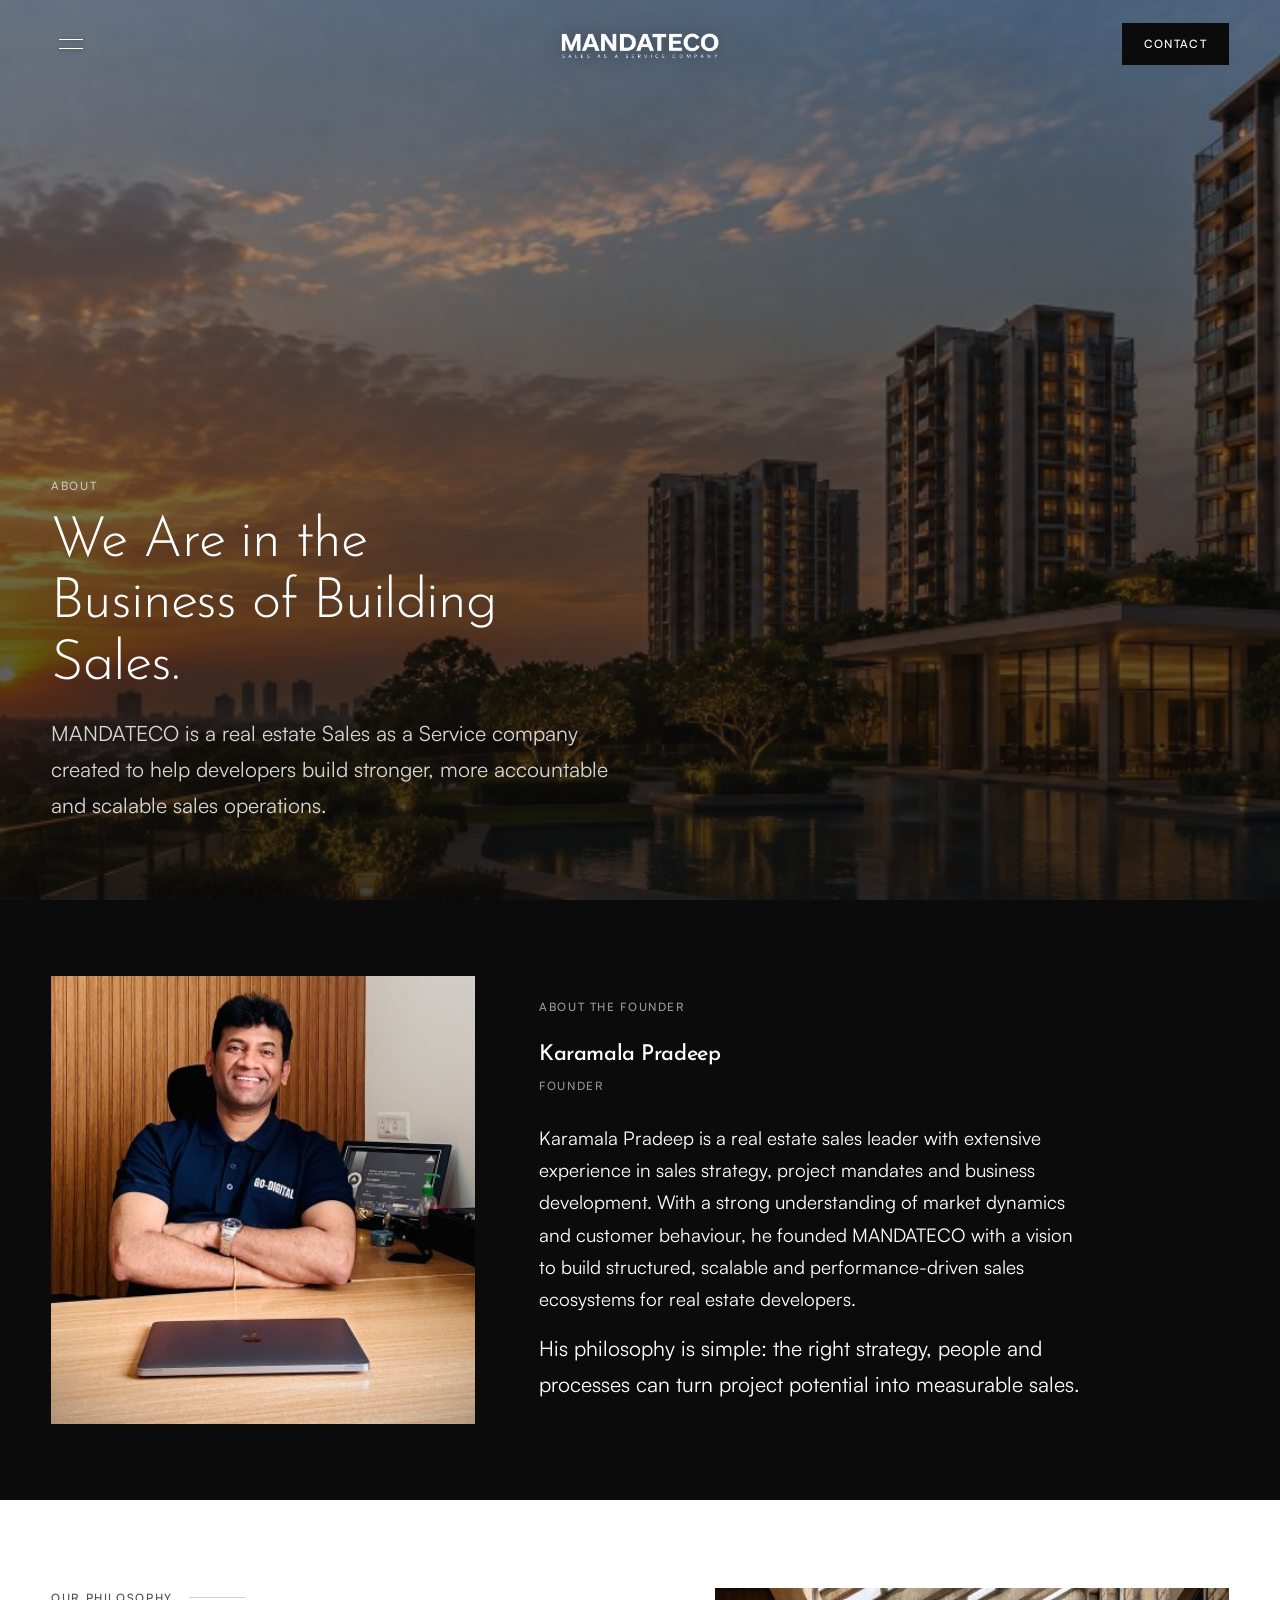
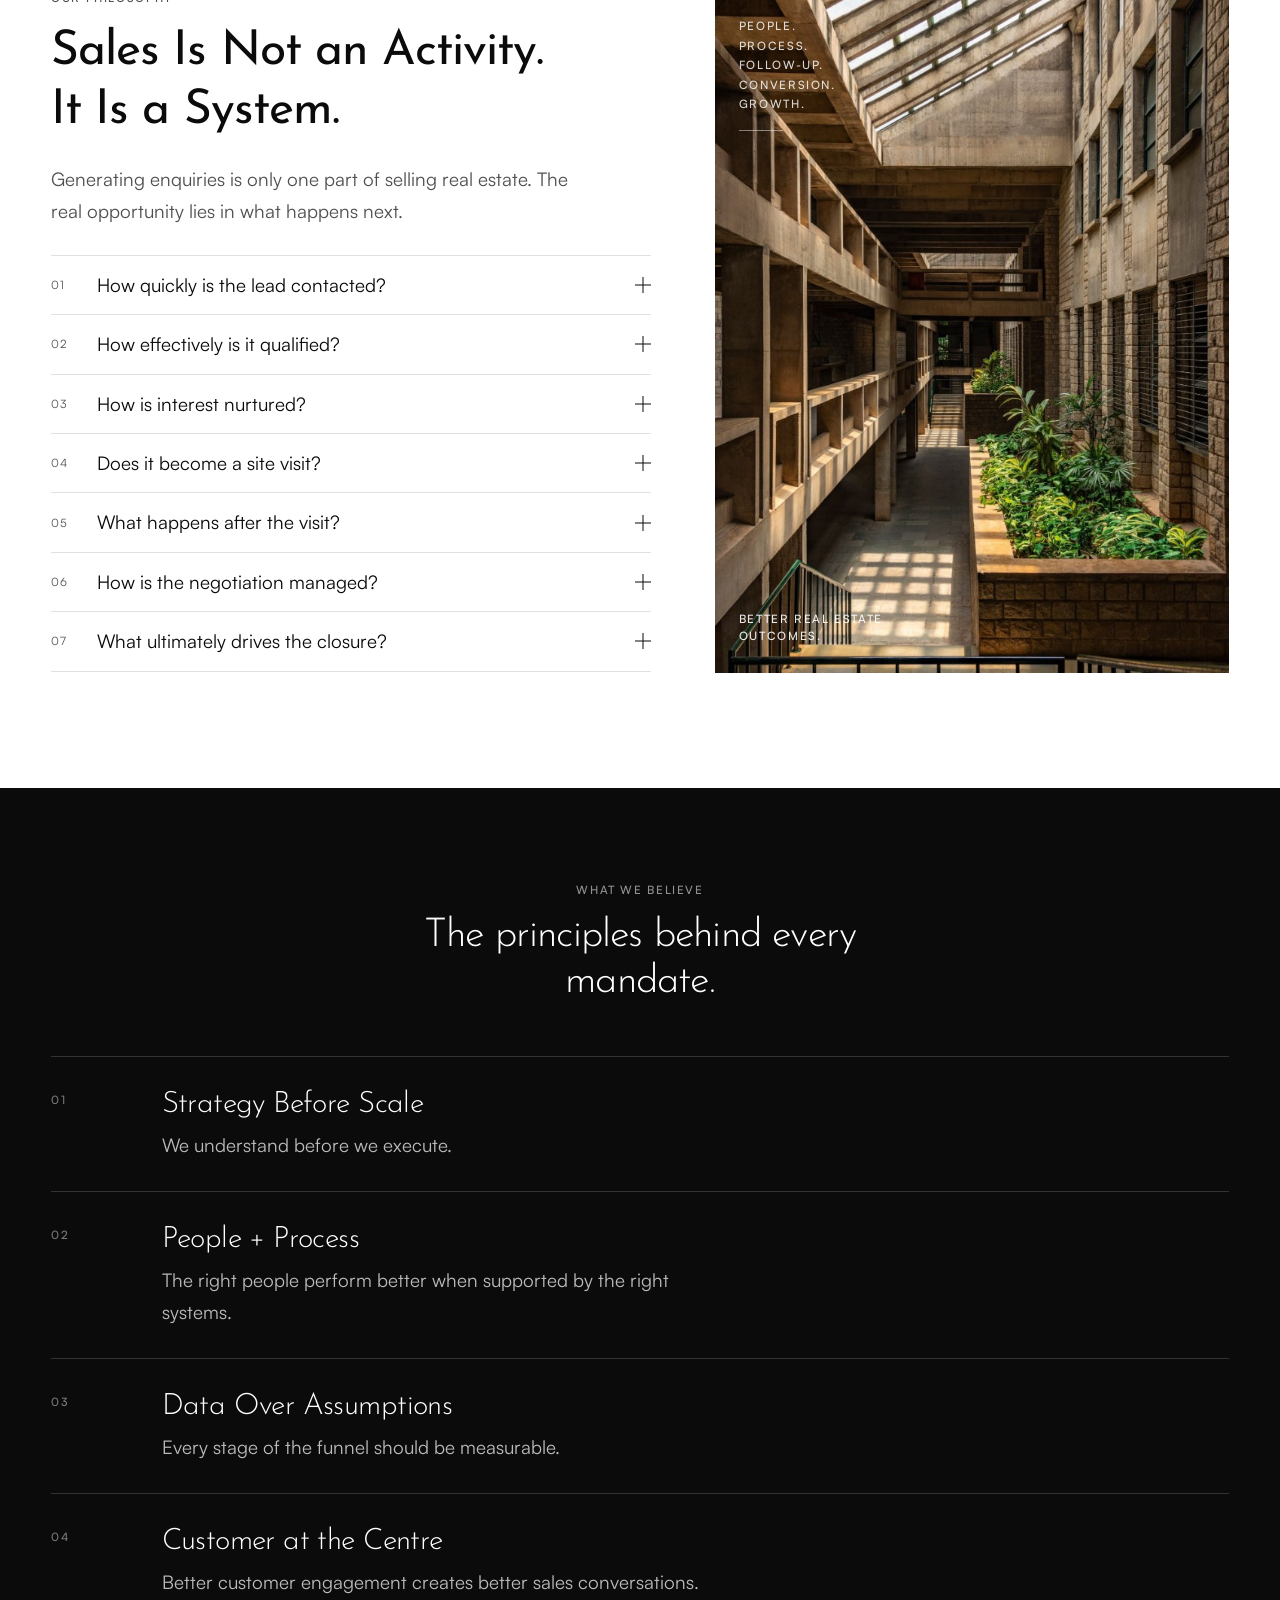
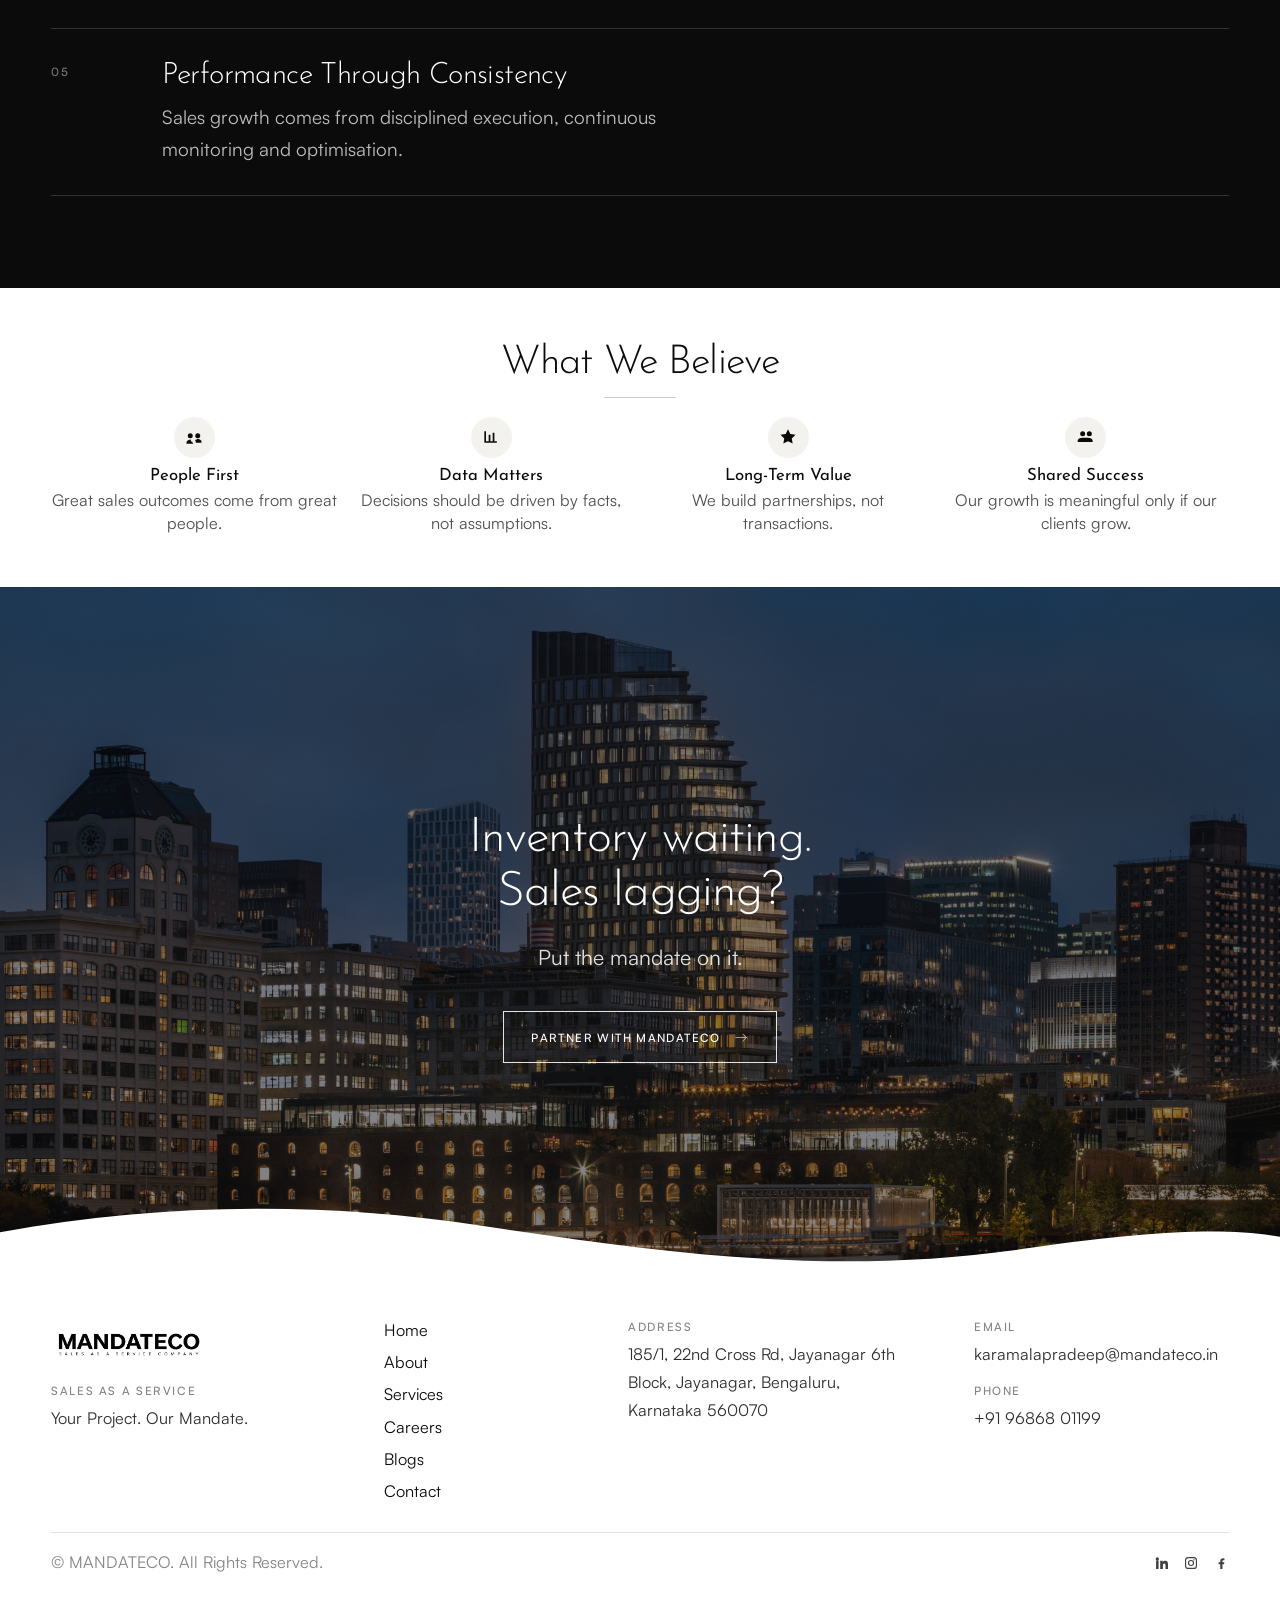
<file: about.html>
<!DOCTYPE html>
<html lang="en">
  <head>
    <meta charset="UTF-8" />
    <meta name="viewport" content="width=device-width, initial-scale=1.0" />
    <meta
      name="description"
      content="About MANDATECO - Sales as a Service for real estate. Meet founder Karamala Pradeep and how we build sales systems."
    />
    <title>About MANDATECO</title>
    <link rel="stylesheet" href="css/style.css?v=philo-layout" />
  </head>
  <body>
    <a class="skip-link" href="#post">Skip to content</a>

    <header class="site-header" id="site-header">
      <nav class="nav" aria-label="Primary">
        <button
          class="nav__toggle"
          type="button"
          aria-expanded="false"
          aria-controls="mobile-menu"
          aria-label="Open menu"
        >
          <span class="nav__toggle-line"></span>
          <span class="nav__toggle-line"></span>
        </button>

        <a class="nav__brand" href="index.html">
          <img
            class="nav__logo"
            src="assets/logo/mandateco-logo.png"
            alt="MANDATECO"
            width="220"
            height="48"
          />
        </a>

        <a class="nav__cta button-text" href="contact.html">Contact</a>
      </nav>
    </header>

    <div
      class="mobile-menu"
      id="mobile-menu"
      aria-hidden="true"
      role="dialog"
      aria-modal="true"
      aria-label="Menu"
    >
      <div class="mobile-menu__bg" aria-hidden="true"></div>
      <nav class="mobile-menu__nav" aria-label="Site">
        <a class="heading-md" href="index.html">Home</a>
        <a class="heading-md" href="about.html">About</a>
        <a class="heading-md" href="services.html">Services</a>
        <a class="heading-md" href="careers.html">Careers</a>
        <a class="heading-md" href="blog.html">Blogs</a>
        <a class="heading-md" href="contact.html">Contact</a>
      </nav>
    </div>

    <main>
      <section class="post-hero" id="post" aria-labelledby="post-title">
        <div class="post-hero__media" aria-hidden="true">
          <img
            src="Public/images/about/banner.jpg"
            alt=""
            width="2400"
            height="1350"
            fetchpriority="high"
            decoding="async"
          />
        </div>
        <div class="post-hero__inner">
          <p class="post-hero__eyebrow label">About</p>
          <h1 class="post-hero__title heading-xl" id="post-title">
            We Are in the Business of Building Sales.
          </h1>
          <p class="post-hero__lead description-lg">
            MANDATECO is a real estate Sales as a Service company created to help
            developers build stronger, more accountable and scalable sales operations.
          </p>
        </div>
      </section>

      <section class="founder" id="founder" aria-labelledby="founder-title">
        <div class="founder__inner">
          <figure class="founder__media">
            <img
              src="Public/images/founder.png"
              alt="Karamala Pradeep, founder of MANDATECO"
              width="1200"
              height="1500"
              loading="lazy"
              decoding="async"
            />
          </figure>
          <div class="founder__copyblock">
            <p class="founder__eyebrow label">
              <span>About the founder</span>
            </p>
            <h2 class="founder__name" id="founder-title">Karamala Pradeep</h2>
            <p class="founder__role label">Founder</p>
            <div class="founder__copy">
              <p class="founder__reveal description">
                Karamala Pradeep is a real estate sales leader with extensive experience in sales strategy, project mandates and business development. With a strong understanding of market dynamics and customer behaviour, he founded MANDATECO with a vision to build structured, scalable and performance-driven sales ecosystems for real estate developers.
              </p>
              <p class="founder__reveal description-lg">
                His philosophy is simple: the right strategy, people and processes can turn project potential into measurable sales.
              </p>
            </div>
          </div>
        </div>
      </section>

      <article class="post">
        <section class="post-block" aria-labelledby="post-intro-title" hidden>
          <div class="post-block__inner">
            <figure class="post-block__media">
              <img
                src="Public/images/about/steps.png"
                alt="Courtyard steps and modern residence"
                width="1200"
                height="900"
                loading="lazy"
                decoding="async"
              />
            </figure>
            <div class="post-block__copy">
              <p class="post-block__eyebrow label">The company</p>
              <h2 class="post-block__title heading-md" id="post-intro-title">
                Sales systems that work.
              </h2>
              <p class="description">
                We combine real estate expertise, sales execution, technology and
                market intelligence to create sales systems that work.
              </p>
              <p class="description">
                MANDATECO partners with developers who need stronger ownership
                across the funnel - from first enquiry to final closure.
              </p>
            </div>
          </div>
        </section>

        <section class="post-block philo" aria-labelledby="philosophy-title">
          <div class="philo__inner">
            <div class="philo__copy">
              <p class="philo__eyebrow label">
                <span>Our Philosophy</span>
                <span class="philo__rule" aria-hidden="true"></span>
              </p>
              <h2 class="philo__title heading-lg" id="philosophy-title">
                <span class="philo__line"><span>Sales Is Not an Activity.</span></span>
                <span class="philo__line"><span>It Is a System.</span></span>
              </h2>
              <p class="philo__lead description">
                Generating enquiries is only one part of selling real estate.
                The real opportunity lies in what happens next.
              </p>
              <div class="post-qa philo__qa" id="post-qa">
                <div class="post-qa__item">
                  <button
                    class="post-qa__toggle"
                    type="button"
                    aria-expanded="false"
                  >
                    <span class="philo__n" aria-hidden="true">01</span>
                    <span class="post-qa__question">How quickly is the lead contacted?</span>
                    <span class="post-qa__icon" aria-hidden="true"></span>
                  </button>
                  <div class="post-qa__answer">
                    <div class="post-qa__answer-inner">
                      <p>Within the hour. Speed protects intent before interest cools.</p>
                    </div>
                  </div>
                </div>
                <div class="post-qa__item">
                  <button
                    class="post-qa__toggle"
                    type="button"
                    aria-expanded="false"
                  >
                    <span class="philo__n" aria-hidden="true">02</span>
                    <span class="post-qa__question">How effectively is it qualified?</span>
                    <span class="post-qa__icon" aria-hidden="true"></span>
                  </button>
                  <div class="post-qa__answer">
                    <div class="post-qa__answer-inner">
                      <p>Against budget, timeline, need and fit - not against a script.</p>
                    </div>
                  </div>
                </div>
                <div class="post-qa__item">
                  <button
                    class="post-qa__toggle"
                    type="button"
                    aria-expanded="false"
                  >
                    <span class="philo__n" aria-hidden="true">03</span>
                    <span class="post-qa__question">How is interest nurtured?</span>
                    <span class="post-qa__icon" aria-hidden="true"></span>
                  </button>
                  <div class="post-qa__answer">
                    <div class="post-qa__answer-inner">
                      <p>With timely follow-ups that keep the project in the conversation.</p>
                    </div>
                  </div>
                </div>
                <div class="post-qa__item">
                  <button
                    class="post-qa__toggle"
                    type="button"
                    aria-expanded="false"
                  >
                    <span class="philo__n" aria-hidden="true">04</span>
                    <span class="post-qa__question">Does it become a site visit?</span>
                    <span class="post-qa__icon" aria-hidden="true"></span>
                  </button>
                  <div class="post-qa__answer">
                    <div class="post-qa__answer-inner">
                      <p>Only when the buyer is ready. Visits are booked to convert, not fill a calendar.</p>
                    </div>
                  </div>
                </div>
                <div class="post-qa__item">
                  <button
                    class="post-qa__toggle"
                    type="button"
                    aria-expanded="false"
                  >
                    <span class="philo__n" aria-hidden="true">05</span>
                    <span class="post-qa__question">What happens after the visit?</span>
                    <span class="post-qa__icon" aria-hidden="true"></span>
                  </button>
                  <div class="post-qa__answer">
                    <div class="post-qa__answer-inner">
                      <p>Objections are logged, next steps owned, and the deal stays warm.</p>
                    </div>
                  </div>
                </div>
                <div class="post-qa__item">
                  <button
                    class="post-qa__toggle"
                    type="button"
                    aria-expanded="false"
                  >
                    <span class="philo__n" aria-hidden="true">06</span>
                    <span class="post-qa__question">How is the negotiation managed?</span>
                    <span class="post-qa__icon" aria-hidden="true"></span>
                  </button>
                  <div class="post-qa__answer">
                    <div class="post-qa__answer-inner">
                      <p>With clear pricing logic, controlled concessions and one accountable owner.</p>
                    </div>
                  </div>
                </div>
                <div class="post-qa__item">
                  <button
                    class="post-qa__toggle"
                    type="button"
                    aria-expanded="false"
                  >
                    <span class="philo__n" aria-hidden="true">07</span>
                    <span class="post-qa__question">What ultimately drives the closure?</span>
                    <span class="post-qa__icon" aria-hidden="true"></span>
                  </button>
                  <div class="post-qa__answer">
                    <div class="post-qa__answer-inner">
                      <p>Discipline across every stage - not a last-minute push.</p>
                    </div>
                  </div>
                </div>
              </div>
            </div>
            <figure class="philo__media">
              <img
                src="Public/images/about/atrium.jpg"
                alt="Atrium walkway with planted court"
                width="1200"
                height="1600"
                loading="lazy"
                decoding="async"
              />
              <figcaption class="philo__overlay">
                <p class="philo__words label">
                  People.<br />
                  Process.<br />
                  Follow-up.<br />
                  Conversion.<br />
                  Growth.
                </p>
                <span class="philo__overlay-rule" aria-hidden="true"></span>
                <p class="philo__end label">Better real estate outcomes.</p>
              </figcaption>
            </figure>
          </div>
        </section>

        <section class="post-beliefs" aria-labelledby="beliefs-title">
          <div class="post-beliefs__inner">
            <header class="post-beliefs__head">
              <p class="post-beliefs__eyebrow label">What We Believe</p>
              <h2 class="post-beliefs__title heading-md" id="beliefs-title">
                The principles behind every mandate.
              </h2>
            </header>

            <ol class="post-beliefs__rail">
              <li class="post-beliefs__row">
                <span class="post-beliefs__num" aria-hidden="true">01</span>
                <div class="post-beliefs__body">
                  <h3 class="post-beliefs__name">Strategy Before Scale</h3>
                  <p class="post-beliefs__text description">
                    We understand before we execute.
                  </p>
                </div>
              </li>
              <li class="post-beliefs__row">
                <span class="post-beliefs__num" aria-hidden="true">02</span>
                <div class="post-beliefs__body">
                  <h3 class="post-beliefs__name">People + Process</h3>
                  <p class="post-beliefs__text description">
                    The right people perform better when supported by the right systems.
                  </p>
                </div>
              </li>
              <li class="post-beliefs__row">
                <span class="post-beliefs__num" aria-hidden="true">03</span>
                <div class="post-beliefs__body">
                  <h3 class="post-beliefs__name">Data Over Assumptions</h3>
                  <p class="post-beliefs__text description">
                    Every stage of the funnel should be measurable.
                  </p>
                </div>
              </li>
              <li class="post-beliefs__row">
                <span class="post-beliefs__num" aria-hidden="true">04</span>
                <div class="post-beliefs__body">
                  <h3 class="post-beliefs__name">Customer at the Centre</h3>
                  <p class="post-beliefs__text description">
                    Better customer engagement creates better sales conversations.
                  </p>
                </div>
              </li>
              <li class="post-beliefs__row">
                <span class="post-beliefs__num" aria-hidden="true">05</span>
                <div class="post-beliefs__body">
                  <h3 class="post-beliefs__name">Performance Through Consistency</h3>
                  <p class="post-beliefs__text description">
                    Sales growth comes from disciplined execution, continuous monitoring
                    and optimisation.
                  </p>
                </div>
              </li>
            </ol>
          </div>
        </section>
      </article>

      <section class="believe" id="believe-strip" aria-labelledby="believe-strip-title">
        <div class="believe__inner">
          <header class="believe__head">
            <h2 class="believe__title heading-md" id="believe-strip-title">
              <span>What We Believe</span>
            </h2>
            <span class="believe__rule" aria-hidden="true"></span>
          </header>
          <ul class="believe__grid">
            <li>
              <span class="believe__ico" aria-hidden="true">
                <svg viewBox="0 0 24 24"><path fill="currentColor" d="M7.5 13.5a3 3 0 1 1 0-6 3 3 0 0 1 0 6Zm9 0a3 3 0 1 1 0-6 3 3 0 0 1 0 6ZM8.2 15c-2.7.2-5.2 1.6-5.2 3.5V20h8.2c-.7-.7-1.2-1.6-1.4-2.6H8.2Zm7.6 0c-.9 0-1.7.2-2.5.6.6 1 .9 2.2.9 3.4H21v-1.5c0-1.9-2.5-3.3-5.2-3.5Z"/></svg>
              </span>
              <h3 class="believe__name">People First</h3>
              <p class="description-sm">Great sales outcomes come from great people.</p>
            </li>
            <li>
              <span class="believe__ico" aria-hidden="true">
                <svg viewBox="0 0 24 24"><path fill="currentColor" d="M4 19V5h2v12h3.2V9.2h2.1V17H14V7h2.1v10H19v2H4Z"/></svg>
              </span>
              <h3 class="believe__name">Data Matters</h3>
              <p class="description-sm">Decisions should be driven by facts, not assumptions.</p>
            </li>
            <li>
              <span class="believe__ico" aria-hidden="true">
                <svg viewBox="0 0 24 24"><path fill="currentColor" d="M12 2.8 9.2 8.4 3 9.3l4.5 4.4-1.1 6.2L12 17l5.6 2.9-1.1-6.2L21 9.3l-6.2-.9Z"/></svg>
              </span>
              <h3 class="believe__name">Long-Term Value</h3>
              <p class="description-sm">We build partnerships, not transactions.</p>
            </li>
            <li>
              <span class="believe__ico" aria-hidden="true">
                <svg viewBox="0 0 24 24"><path fill="currentColor" d="M8 11a3 3 0 1 0-3-3 3 3 0 0 0 3 3Zm8 0a3 3 0 1 0-3-3 3 3 0 0 0 3 3ZM8 13c-3.3 0-6 1.6-6 3.6V18h8.1A6.5 6.5 0 0 1 16 13c-3.3 0-6 1.6-6 3.6V18h10v-1.4c0-2-2.7-3.6-6-3.6Z"/></svg>
              </span>
              <h3 class="believe__name">Shared Success</h3>
              <p class="description-sm">Our growth is meaningful only if our clients grow.</p>
            </li>
          </ul>
        </div>
      </section>

      <section class="closer" id="contact" aria-labelledby="contact-title">
        <div class="closer__media" aria-hidden="true">
          <img
            src="Public/images/CTA.jpg"
            alt=""
            width="2400"
            height="1600"
            loading="lazy"
            decoding="async"
          />
        </div>
        <div class="closer__inner">
          <h2 class="closer__title heading-lg" id="contact-title">
            <span class="closer__line"><span>Inventory waiting.</span></span>
            <span class="closer__line"><span>Sales lagging?</span></span>
          </h2>
          <p class="closer__lead description-lg">
            Put the mandate on it.
          </p>
          <a class="closer__cta button-text" href="contact.html">
            Partner with MANDATECO
            <img
              src="Public/mandateco_icons_svg/arrow-right.svg"
              alt=""
              width="24"
              height="24"
            />
          </a>
        </div>
        <div class="closer__wave" aria-hidden="true">
          <svg viewBox="0 0 1440 90" preserveAspectRatio="none">
            <path
              fill="currentColor"
              d="M0,38 C180,12 360,10 540,32 C760,58 940,78 1160,52 C1300,36 1380,34 1440,42 L1440,90 L0,90 Z"
            />
          </svg>
        </div>
      </section>
    </main>

    <footer class="site-footer">
      <div class="footer__inner">
        <div class="footer__grid">
          <div class="footer__col">
            <a class="footer__brand" href="index.html">
              <img
                class="footer__logo"
                src="assets/logo/mandateco-logo.png"
                alt="MANDATECO"
                width="220"
                height="48"
              />
            </a>
            <p class="footer__kicker label">Sales as a Service</p>
            <p class="footer__line description-sm">Your Project. Our Mandate.</p>
          </div>

          <nav class="footer__col" aria-label="Footer">
            <ul class="footer__list description-sm">
              <li><a href="index.html">Home</a></li>
              <li><a href="about.html">About</a></li>
              <li><a href="services.html">Services</a></li>
              <li><a href="careers.html">Careers</a></li>
              <li><a href="blog.html">Blogs</a></li>
              <li><a href="contact.html">Contact</a></li>
            </ul>
          </nav>

          <div class="footer__col">
            <p class="footer__heading label">Address</p>
            <p class="footer__line description-sm">
              <a
                href="https://maps.google.com/?q=185/1,+22nd+Cross+Rd,+Jayanagar+6th+Block,+Jayanagar,+Bengaluru,+Karnataka+560070"
                target="_blank"
                rel="noopener noreferrer"
              >
                185/1, 22nd Cross Rd, Jayanagar 6th Block, Jayanagar, Bengaluru,
                Karnataka 560070
              </a>
            </p>
          </div>

          <div class="footer__col">
            <p class="footer__heading label">Email</p>
            <p class="footer__line description-sm">
              <a href="mailto:karamalapradeep@mandateco.in">karamalapradeep@mandateco.in</a>
            </p>
            <p class="footer__heading label">Phone</p>
            <p class="footer__line description-sm">
              <a href="tel:+919686801199">+91 96868 01199</a>
            </p>
          </div>
        </div>

        <div class="footer__bar">
          <p class="footer__copy description-sm">
            © MANDATECO. All Rights Reserved.
          </p>
          <ul class="footer__social">
            <li>
              <a href="#" aria-label="LinkedIn">
                <svg viewBox="0 0 24 24" aria-hidden="true">
                  <path
                    fill="currentColor"
                    d="M4.98 3.5A2.48 2.48 0 1 1 2.5 6a2.48 2.48 0 0 1 2.48-2.5ZM3.1 8.75h3.76V21H3.1V8.75ZM9.3 8.75h3.6v1.67h.05c.5-.95 1.73-1.95 3.56-1.95 3.8 0 4.5 2.5 4.5 5.76V21h-3.76v-5.4c0-1.29-.02-2.95-1.8-2.95-1.8 0-2.08 1.4-2.08 2.85V21H9.3V8.75Z"
                  />
                </svg>
              </a>
            </li>
            <li>
              <a href="#" aria-label="Instagram">
                <svg viewBox="0 0 24 24" aria-hidden="true">
                  <path
                    fill="currentColor"
                    d="M8 3h8a5 5 0 0 1 5 5v8a5 5 0 0 1-5 5H8a5 5 0 0 1-5-5V8a5 5 0 0 1 5-5Zm0 1.7A3.3 3.3 0 0 0 4.7 8v8A3.3 3.3 0 0 0 8 19.3h8A3.3 3.3 0 0 0 19.3 16V8A3.3 3.3 0 0 0 16 4.7H8Zm8.4 1.55a1.05 1.05 0 1 1 0 2.1 1.05 1.05 0 0 1 0-2.1ZM12 7.4A4.6 4.6 0 1 1 7.4 12 4.6 4.6 0 0 1 12 7.4Zm0 1.7A2.9 2.9 0 1 0 14.9 12 2.9 2.9 0 0 0 12 9.1Z"
                  />
                </svg>
              </a>
            </li>
            <li>
              <a href="#" aria-label="Facebook">
                <svg viewBox="0 0 24 24" aria-hidden="true">
                  <path
                    fill="currentColor"
                    d="M14.2 21v-7.2h2.42l.36-2.8h-2.78V9.2c0-.81.22-1.36 1.39-1.36H17.2V5.32A19.4 19.4 0 0 0 14.86 5C12.5 5 10.9 6.44 10.9 9v1.99H8.4v2.8h2.5V21h3.3Z"
                  />
                </svg>
              </a>
            </li>
          </ul>
        </div>
      </div>
    </footer>

    <script src="js/main.js?v=believe-strip"></script>
  </body>
</html>
</file>
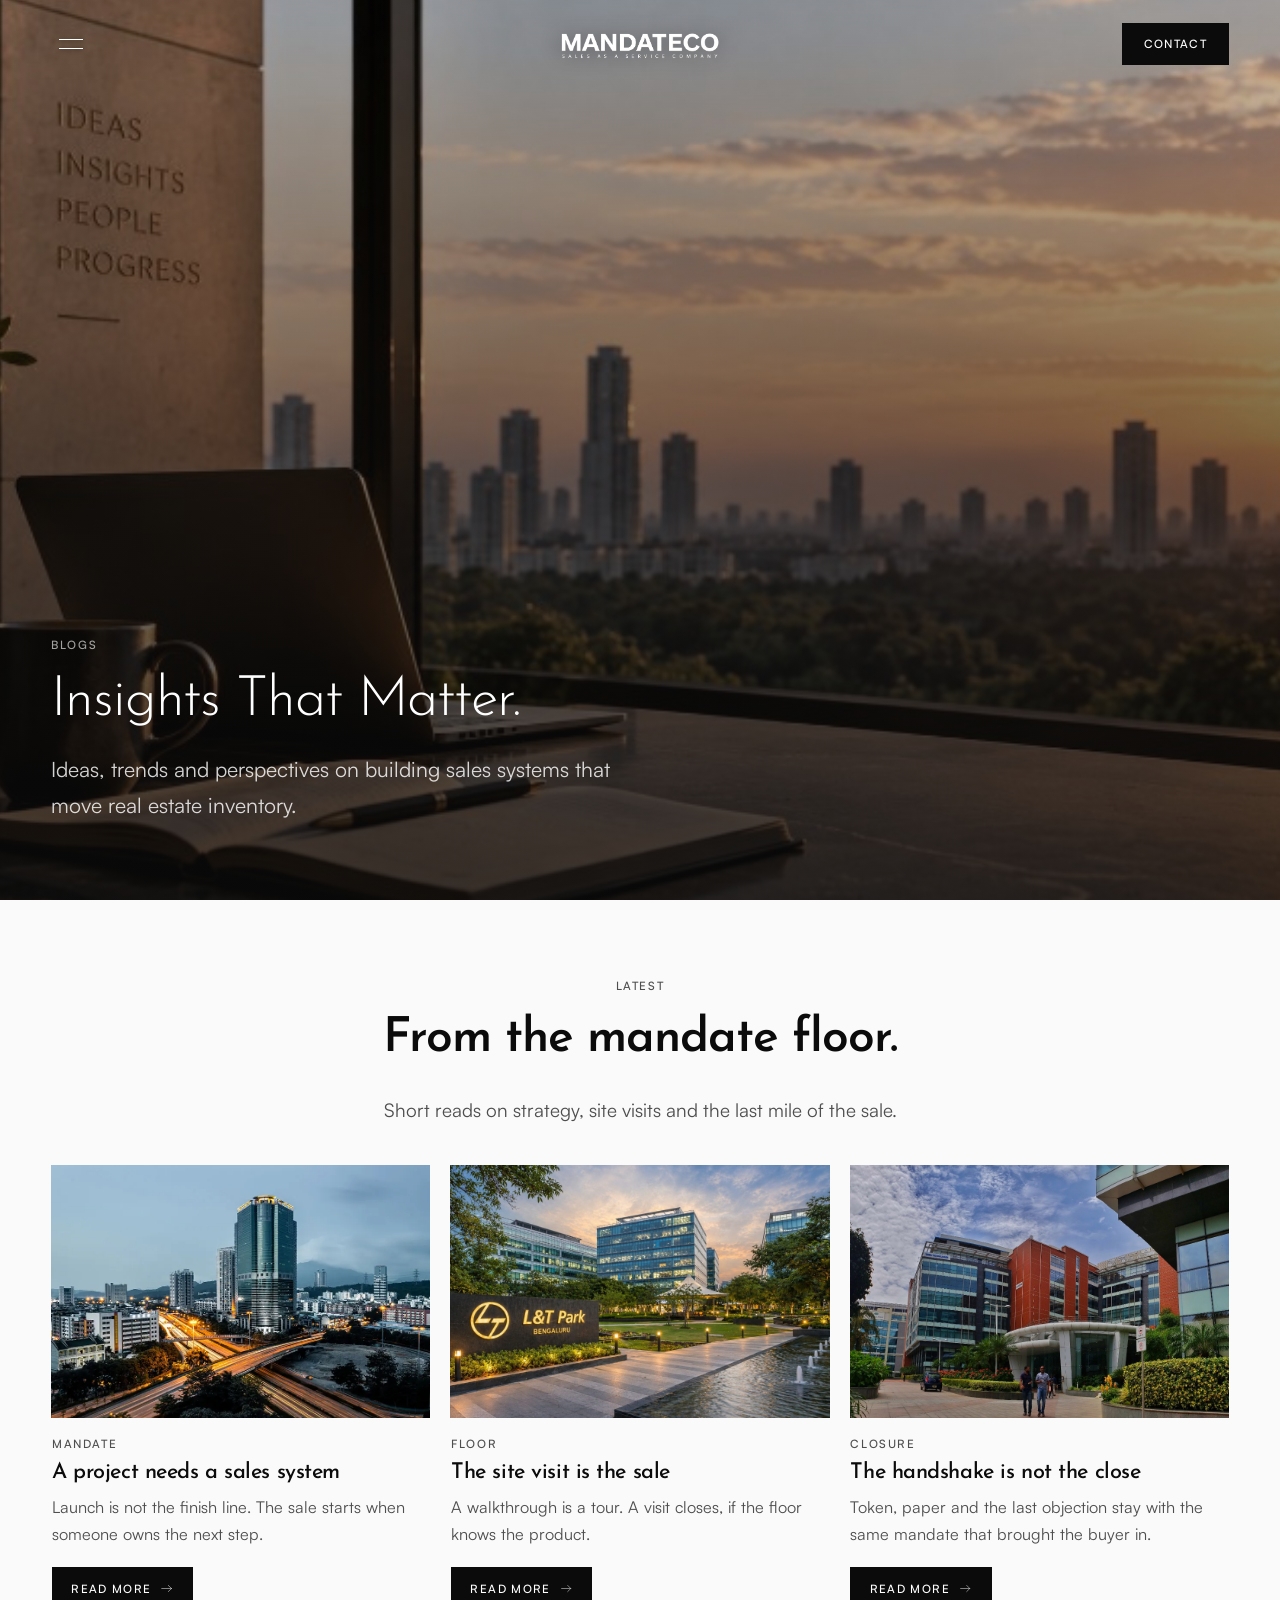
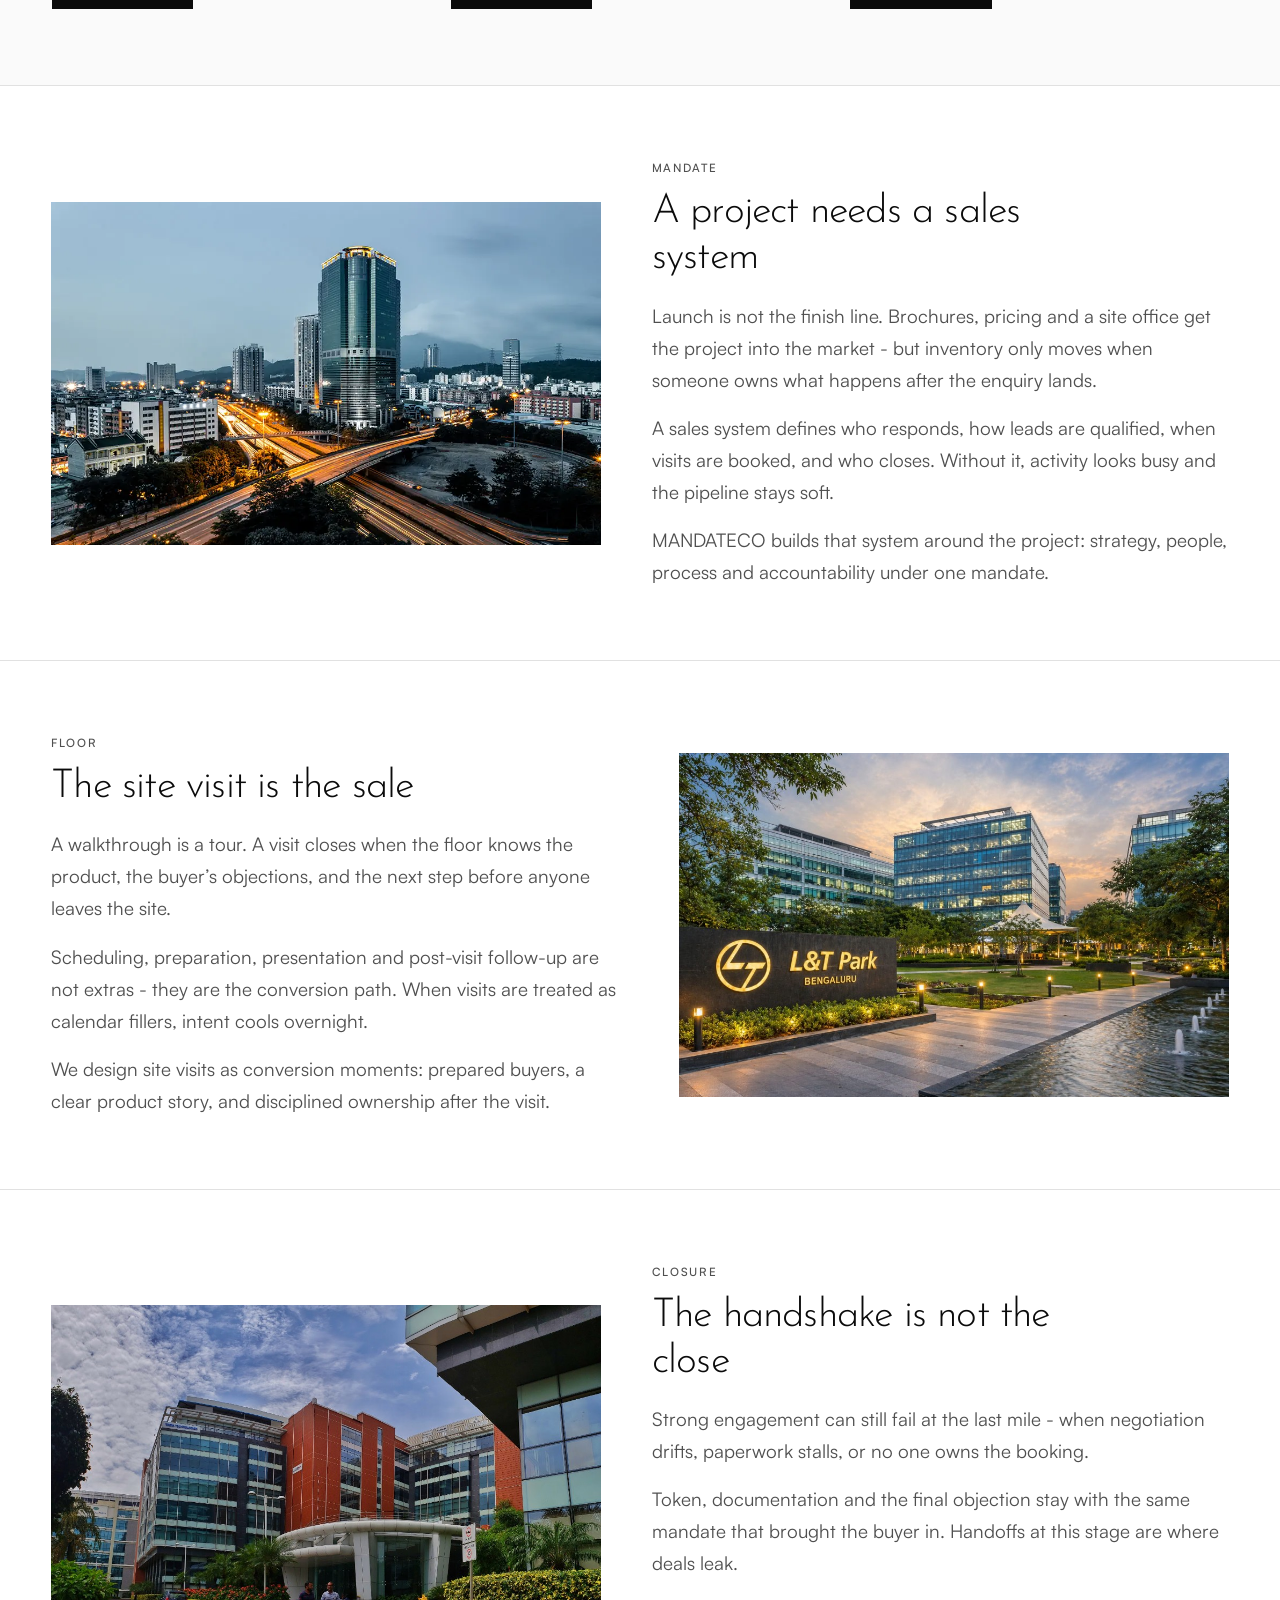
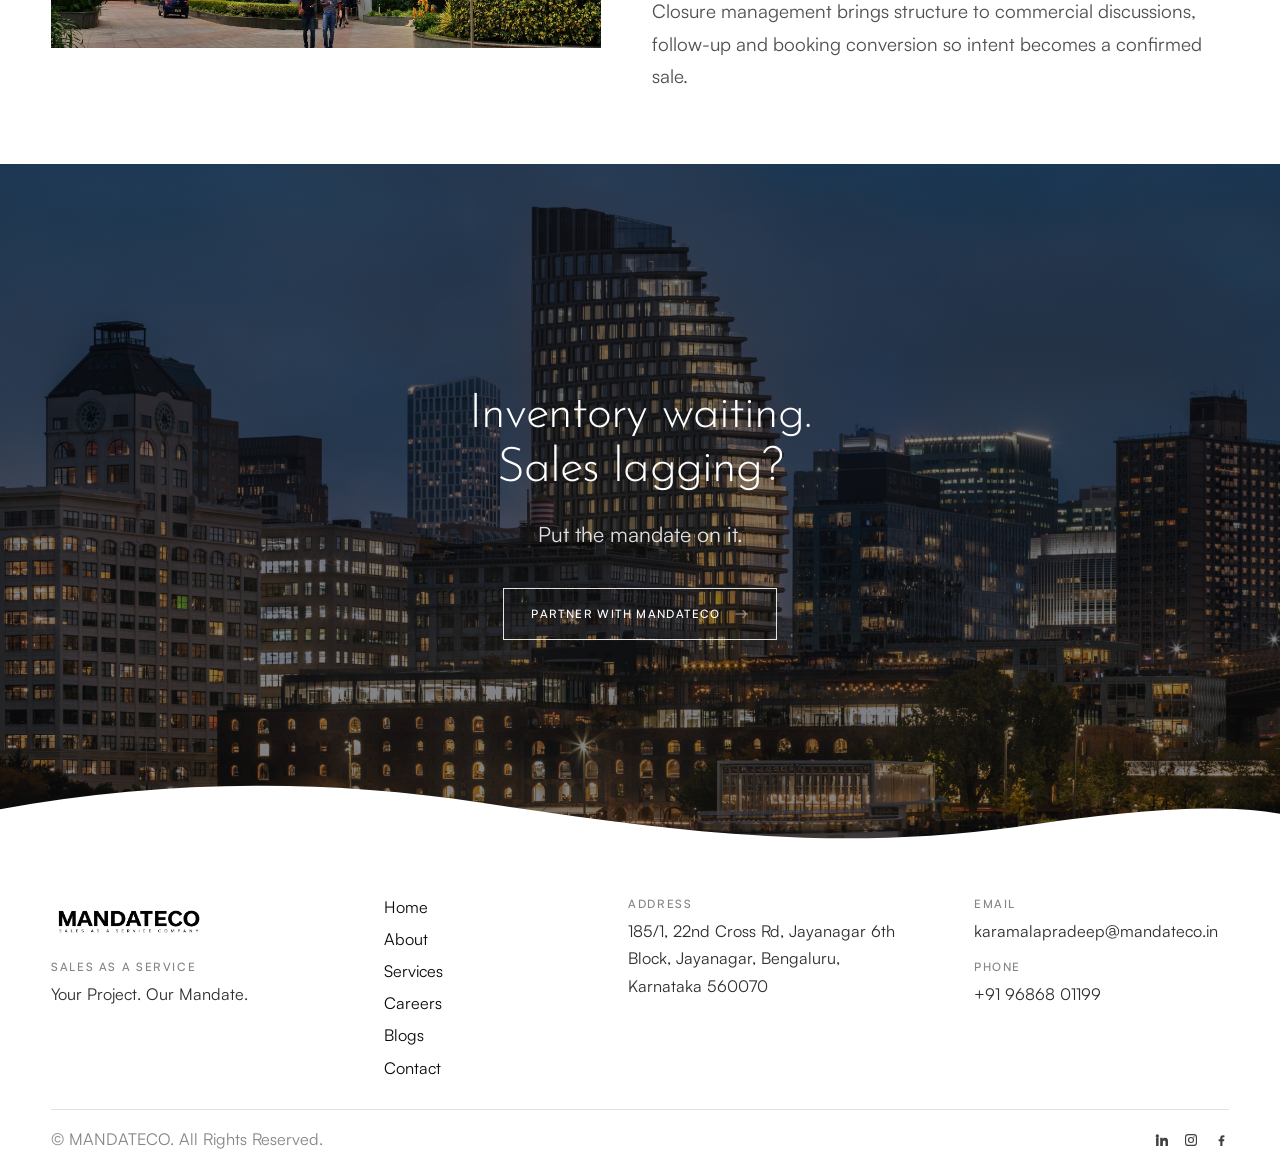
<file: blog.html>
<!DOCTYPE html>
<html lang="en">
  <head>
    <meta charset="UTF-8" />
    <meta name="viewport" content="width=device-width, initial-scale=1.0" />
    <meta
      name="description"
      content="Insights from MANDATECO on real estate sales systems, site visits and closures."
    />
    <title>Blogs | MANDATECO</title>
    <link rel="stylesheet" href="css/style.css?v=blog-page" />
  </head>
  <body>
    <a class="skip-link" href="#blogs">Skip to content</a>

    <header class="site-header" id="site-header">
      <nav class="nav" aria-label="Primary">
        <button
          class="nav__toggle"
          type="button"
          aria-expanded="false"
          aria-controls="mobile-menu"
          aria-label="Open menu"
        >
          <span class="nav__toggle-line"></span>
          <span class="nav__toggle-line"></span>
        </button>

        <a class="nav__brand" href="index.html">
          <img
            class="nav__logo"
            src="assets/logo/mandateco-logo.png"
            alt="MANDATECO"
            width="220"
            height="48"
          />
        </a>

        <a class="nav__cta button-text" href="contact.html">Contact</a>
      </nav>
    </header>

    <div
      class="mobile-menu"
      id="mobile-menu"
      aria-hidden="true"
      role="dialog"
      aria-modal="true"
      aria-label="Menu"
    >
      <div class="mobile-menu__bg" aria-hidden="true"></div>
      <nav class="mobile-menu__nav" aria-label="Site">
        <a class="heading-md" href="index.html">Home</a>
        <a class="heading-md" href="about.html">About</a>
        <a class="heading-md" href="services.html">Services</a>
        <a class="heading-md" href="careers.html">Careers</a>
        <a class="heading-md" href="blog.html" aria-current="page">Blogs</a>
        <a class="heading-md" href="contact.html">Contact</a>
      </nav>
    </div>

    <main>
      <section class="post-hero" id="blogs-hero" aria-labelledby="blogs-hero-title">
        <div class="post-hero__media" aria-hidden="true">
          <img
            src="Public/images/blog/banner.jpg"
            alt=""
            width="2400"
            height="1350"
            fetchpriority="high"
            decoding="async"
          />
        </div>
        <div class="post-hero__inner">
          <p class="post-hero__eyebrow label">Blogs</p>
          <h1 class="post-hero__title heading-xl" id="blogs-hero-title">
            Insights That Matter.
          </h1>
          <p class="post-hero__lead description-lg">
            Ideas, trends and perspectives on building sales systems that move
            real estate inventory.
          </p>
        </div>
      </section>

      <section class="blog blog--page" id="blogs" aria-labelledby="blogs-title">
        <div class="blog__inner">
          <header class="blog__head">
            <p class="blog__eyebrow label">
              <span>Latest</span>
            </p>
            <h2 class="blog__title heading-lg" id="blogs-title">
              <span class="blog__line"><span>From the mandate floor.</span></span>
            </h2>
            <p class="blog__lead description">
              <span>
                Short reads on strategy, site visits and the last mile of the sale.
              </span>
            </p>
          </header>

          <div class="blog__grid">
            <article class="blog__card">
              <figure class="blog__figure">
                <img
                  src="Public/images/blog/city-night.png"
                  alt="City skyline and highway at dusk"
                  width="1600"
                  height="900"
                  loading="lazy"
                  decoding="async"
                />
              </figure>
              <div class="blog__meta">
                <p class="blog__type label">Mandate</p>
                <h3 class="blog__name">A project needs a sales system</h3>
                <p class="blog__note description-sm">
                  Launch is not the finish line. The sale starts when someone
                  owns the next step.
                </p>
                <a class="blog__more btn btn--solid button-text" href="#article-mandate">
                  Read more
                  <img
                    src="Public/mandateco_icons_svg/arrow-right.svg"
                    alt=""
                    width="24"
                    height="24"
                  />
                </a>
              </div>
            </article>

            <article class="blog__card">
              <figure class="blog__figure">
                <img
                  src="Public/images/blog/lt-park.jpg"
                  alt="Campus grounds at L&T Park, Bengaluru"
                  width="1200"
                  height="800"
                  loading="lazy"
                  decoding="async"
                />
              </figure>
              <div class="blog__meta">
                <p class="blog__type label">Floor</p>
                <h3 class="blog__name">The site visit is the sale</h3>
                <p class="blog__note description-sm">
                  A walkthrough is a tour. A visit closes, if the floor knows
                  the product.
                </p>
                <a class="blog__more btn btn--solid button-text" href="#article-floor">
                  Read more
                  <img
                    src="Public/mandateco_icons_svg/arrow-right.svg"
                    alt=""
                    width="24"
                    height="24"
                  />
                </a>
              </div>
            </article>

            <article class="blog__card">
              <figure class="blog__figure">
                <img
                  src="Public/images/blog/campus.jpg"
                  alt="Office campus entrance"
                  width="1200"
                  height="800"
                  loading="lazy"
                  decoding="async"
                />
              </figure>
              <div class="blog__meta">
                <p class="blog__type label">Closure</p>
                <h3 class="blog__name">The handshake is not the close</h3>
                <p class="blog__note description-sm">
                  Token, paper and the last objection stay with the same mandate
                  that brought the buyer in.
                </p>
                <a class="blog__more btn btn--solid button-text" href="#article-closure">
                  Read more
                  <img
                    src="Public/mandateco_icons_svg/arrow-right.svg"
                    alt=""
                    width="24"
                    height="24"
                  />
                </a>
              </div>
            </article>
          </div>
        </div>
      </section>

      <section class="blog-articles" aria-label="Articles">
        <article class="blog-article" id="article-mandate">
          <div class="blog-article__inner">
            <figure class="blog-article__media">
              <img
                src="Public/images/blog/city-night.png"
                alt="City skyline and highway at dusk"
                width="1600"
                height="900"
                loading="lazy"
                decoding="async"
              />
            </figure>
            <div class="blog-article__copy">
              <p class="blog-article__type label">Mandate</p>
              <h2 class="blog-article__title heading-md">A project needs a sales system</h2>
              <p class="description">
                Launch is not the finish line. Brochures, pricing and a site office get
                the project into the market - but inventory only moves when someone owns
                what happens after the enquiry lands.
              </p>
              <p class="description">
                A sales system defines who responds, how leads are qualified, when visits
                are booked, and who closes. Without it, activity looks busy and the pipeline
                stays soft.
              </p>
              <p class="description">
                MANDATECO builds that system around the project: strategy, people, process
                and accountability under one mandate.
              </p>
            </div>
          </div>
        </article>

        <article class="blog-article blog-article--flip" id="article-floor">
          <div class="blog-article__inner">
            <figure class="blog-article__media">
              <img
                src="Public/images/blog/lt-park.jpg"
                alt="Campus grounds at L&T Park, Bengaluru"
                width="1200"
                height="800"
                loading="lazy"
                decoding="async"
              />
            </figure>
            <div class="blog-article__copy">
              <p class="blog-article__type label">Floor</p>
              <h2 class="blog-article__title heading-md">The site visit is the sale</h2>
              <p class="description">
                A walkthrough is a tour. A visit closes when the floor knows the product,
                the buyer’s objections, and the next step before anyone leaves the site.
              </p>
              <p class="description">
                Scheduling, preparation, presentation and post-visit follow-up are not
                extras - they are the conversion path. When visits are treated as calendar
                fillers, intent cools overnight.
              </p>
              <p class="description">
                We design site visits as conversion moments: prepared buyers, a clear product
                story, and disciplined ownership after the visit.
              </p>
            </div>
          </div>
        </article>

        <article class="blog-article" id="article-closure">
          <div class="blog-article__inner">
            <figure class="blog-article__media">
              <img
                src="Public/images/blog/campus.jpg"
                alt="Office campus entrance"
                width="1200"
                height="800"
                loading="lazy"
                decoding="async"
              />
            </figure>
            <div class="blog-article__copy">
              <p class="blog-article__type label">Closure</p>
              <h2 class="blog-article__title heading-md">The handshake is not the close</h2>
              <p class="description">
                Strong engagement can still fail at the last mile - when negotiation drifts,
                paperwork stalls, or no one owns the booking.
              </p>
              <p class="description">
                Token, documentation and the final objection stay with the same mandate that
                brought the buyer in. Handoffs at this stage are where deals leak.
              </p>
              <p class="description">
                Closure management brings structure to commercial discussions, follow-up and
                booking conversion so intent becomes a confirmed sale.
              </p>
            </div>
          </div>
        </article>
      </section>

      <section class="closer" id="contact" aria-labelledby="contact-title">
        <div class="closer__media" aria-hidden="true">
          <img
            src="Public/images/CTA.jpg"
            alt=""
            width="2400"
            height="1600"
            loading="lazy"
            decoding="async"
          />
        </div>
        <div class="closer__inner">
          <h2 class="closer__title heading-lg" id="contact-title">
            <span class="closer__line"><span>Inventory waiting.</span></span>
            <span class="closer__line"><span>Sales lagging?</span></span>
          </h2>
          <p class="closer__lead description-lg">
            Put the mandate on it.
          </p>
          <a class="closer__cta button-text" href="contact.html">
            Partner with MANDATECO
            <img
              src="Public/mandateco_icons_svg/arrow-right.svg"
              alt=""
              width="24"
              height="24"
            />
          </a>
        </div>
        <div class="closer__wave" aria-hidden="true">
          <svg viewBox="0 0 1440 90" preserveAspectRatio="none">
            <path
              fill="currentColor"
              d="M0,38 C180,12 360,10 540,32 C760,58 940,78 1160,52 C1300,36 1380,34 1440,42 L1440,90 L0,90 Z"
            />
          </svg>
        </div>
      </section>
    </main>

    <footer class="site-footer">
      <div class="footer__inner">
        <div class="footer__grid">
          <div class="footer__col">
            <a class="footer__brand" href="index.html">
              <img
                class="footer__logo"
                src="assets/logo/mandateco-logo.png"
                alt="MANDATECO"
                width="220"
                height="48"
              />
            </a>
            <p class="footer__kicker label">Sales as a Service</p>
            <p class="footer__line description-sm">Your Project. Our Mandate.</p>
          </div>

          <nav class="footer__col" aria-label="Footer">
            <ul class="footer__list description-sm">
              <li><a href="index.html">Home</a></li>
              <li><a href="about.html">About</a></li>
              <li><a href="services.html">Services</a></li>
              <li><a href="careers.html">Careers</a></li>
              <li><a href="blog.html" aria-current="page">Blogs</a></li>
              <li><a href="contact.html">Contact</a></li>
            </ul>
          </nav>

          <div class="footer__col">
            <p class="footer__heading label">Address</p>
            <p class="footer__line description-sm">
              <a
                href="https://maps.google.com/?q=185/1,+22nd+Cross+Rd,+Jayanagar+6th+Block,+Jayanagar,+Bengaluru,+Karnataka+560070"
                target="_blank"
                rel="noopener noreferrer"
              >
                185/1, 22nd Cross Rd, Jayanagar 6th Block, Jayanagar, Bengaluru,
                Karnataka 560070
              </a>
            </p>
          </div>

          <div class="footer__col">
            <p class="footer__heading label">Email</p>
            <p class="footer__line description-sm">
              <a href="mailto:karamalapradeep@mandateco.in">karamalapradeep@mandateco.in</a>
            </p>
            <p class="footer__heading label">Phone</p>
            <p class="footer__line description-sm">
              <a href="tel:+919686801199">+91 96868 01199</a>
            </p>
          </div>
        </div>

        <div class="footer__bar">
          <p class="footer__copy description-sm">
            © MANDATECO. All Rights Reserved.
          </p>
          <ul class="footer__social">
            <li>
              <a href="#" aria-label="LinkedIn">
                <svg viewBox="0 0 24 24" aria-hidden="true">
                  <path
                    fill="currentColor"
                    d="M4.98 3.5A2.48 2.48 0 1 1 2.5 6a2.48 2.48 0 0 1 2.48-2.5ZM3.1 8.75h3.76V21H3.1V8.75ZM9.3 8.75h3.6v1.67h.05c.5-.95 1.73-1.95 3.56-1.95 3.8 0 4.5 2.5 4.5 5.76V21h-3.76v-5.4c0-1.29-.02-2.95-1.8-2.95-1.8 0-2.08 1.4-2.08 2.85V21H9.3V8.75Z"
                  />
                </svg>
              </a>
            </li>
            <li>
              <a href="#" aria-label="Instagram">
                <svg viewBox="0 0 24 24" aria-hidden="true">
                  <path
                    fill="currentColor"
                    d="M8 3h8a5 5 0 0 1 5 5v8a5 5 0 0 1-5 5H8a5 5 0 0 1-5-5V8a5 5 0 0 1 5-5Zm0 1.7A3.3 3.3 0 0 0 4.7 8v8A3.3 3.3 0 0 0 8 19.3h8A3.3 3.3 0 0 0 19.3 16V8A3.3 3.3 0 0 0 16 4.7H8Zm8.4 1.55a1.05 1.05 0 1 1 0 2.1 1.05 1.05 0 0 1 0-2.1ZM12 7.4A4.6 4.6 0 1 1 7.4 12 4.6 4.6 0 0 1 12 7.4Zm0 1.7A2.9 2.9 0 1 0 14.9 12 2.9 2.9 0 0 0 12 9.1Z"
                  />
                </svg>
              </a>
            </li>
            <li>
              <a href="#" aria-label="Facebook">
                <svg viewBox="0 0 24 24" aria-hidden="true">
                  <path
                    fill="currentColor"
                    d="M14.2 21v-7.2h2.42l.36-2.8h-2.78V9.2c0-.81.22-1.36 1.39-1.36H17.2V5.32A19.4 19.4 0 0 0 14.86 5C12.5 5 10.9 6.44 10.9 9v1.99H8.4v2.8h2.5V21h3.3Z"
                  />
                </svg>
              </a>
            </li>
          </ul>
        </div>
      </div>
    </footer>

    <script src="js/main.js?v=blog-page"></script>
  </body>
</html>
</file>
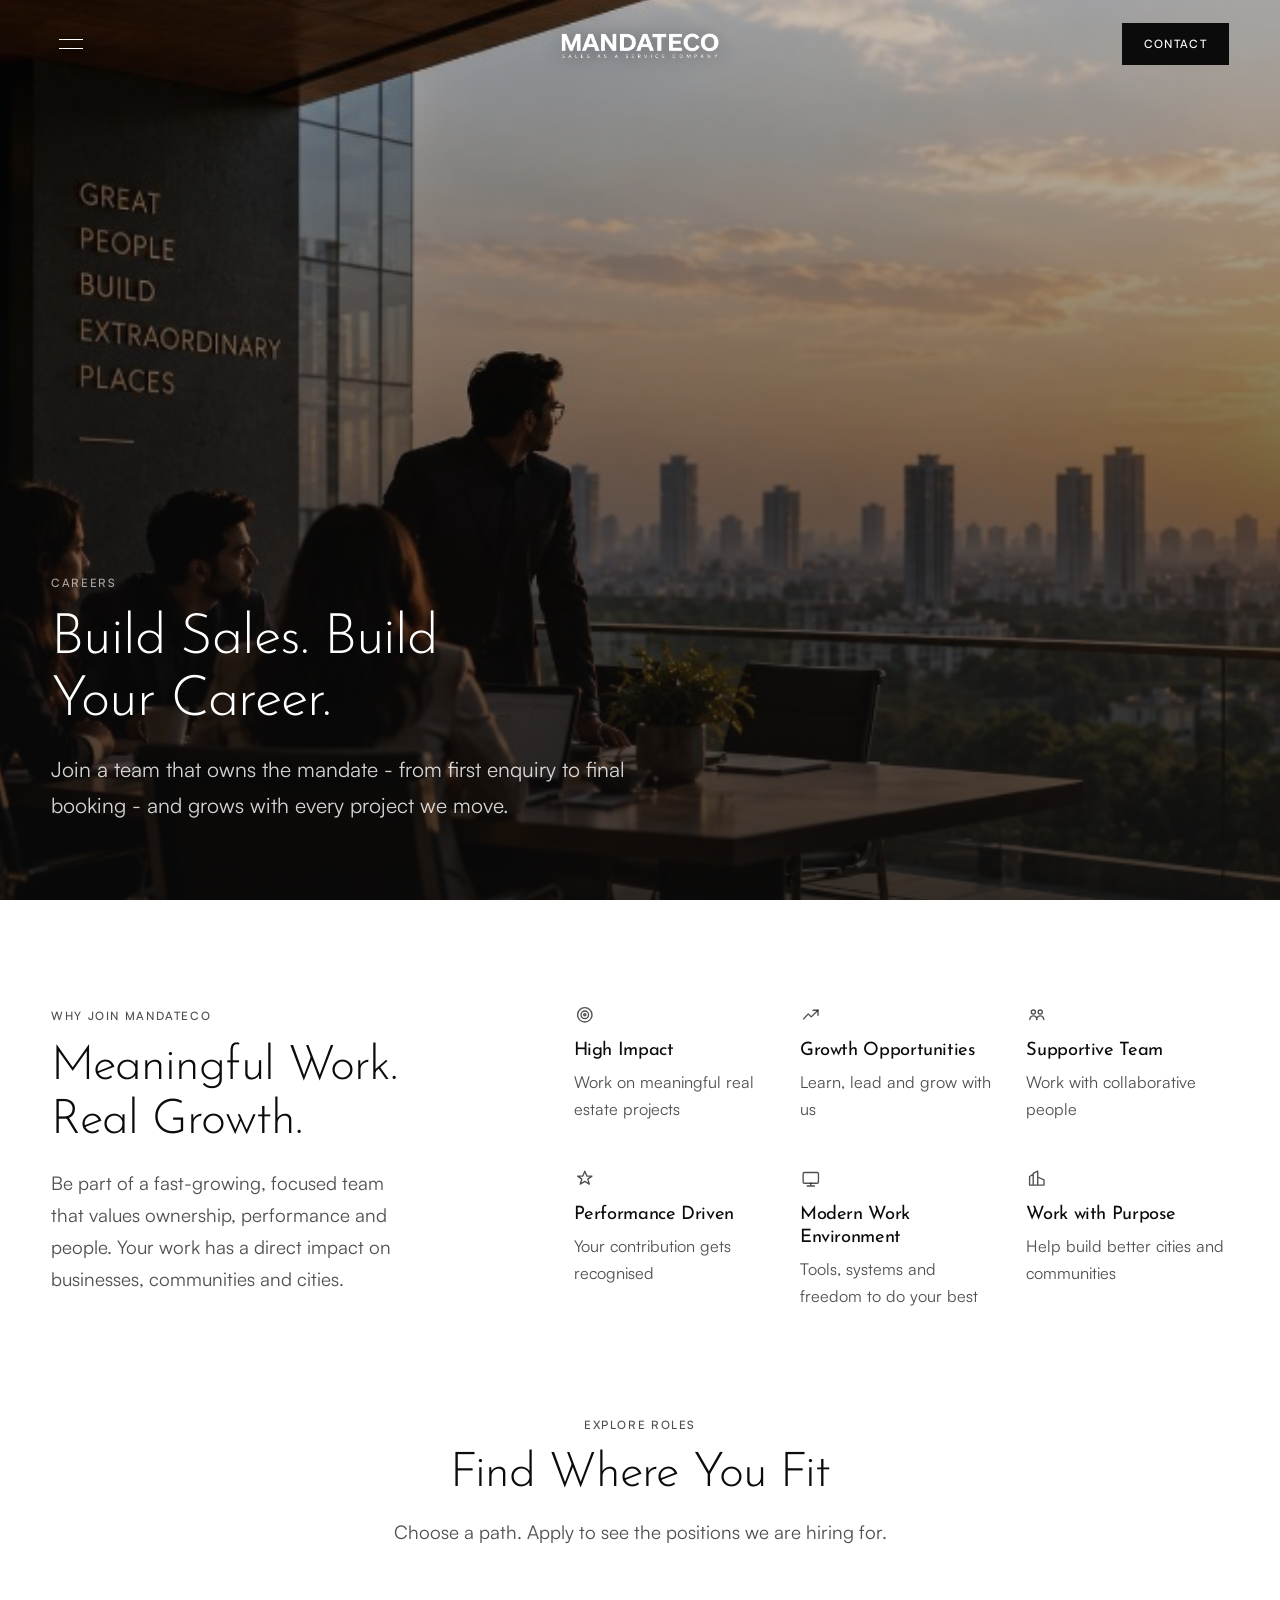
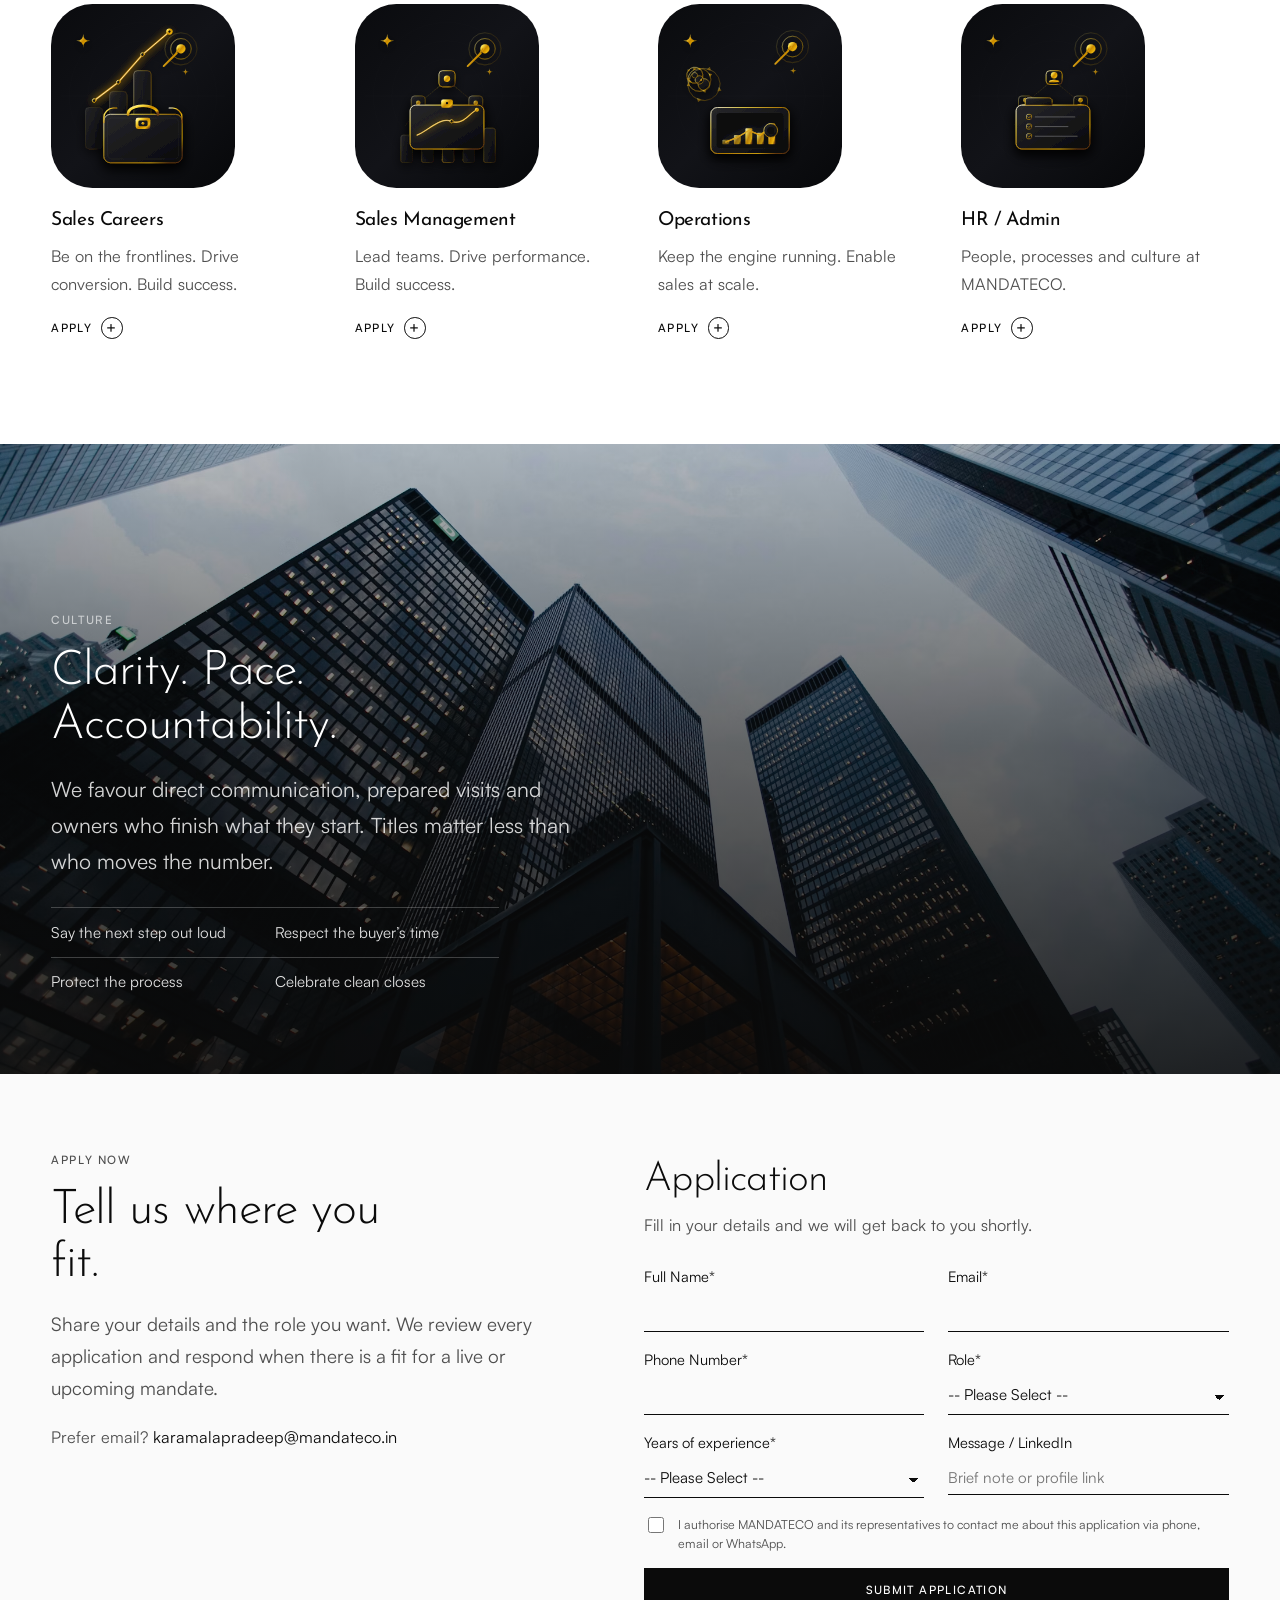
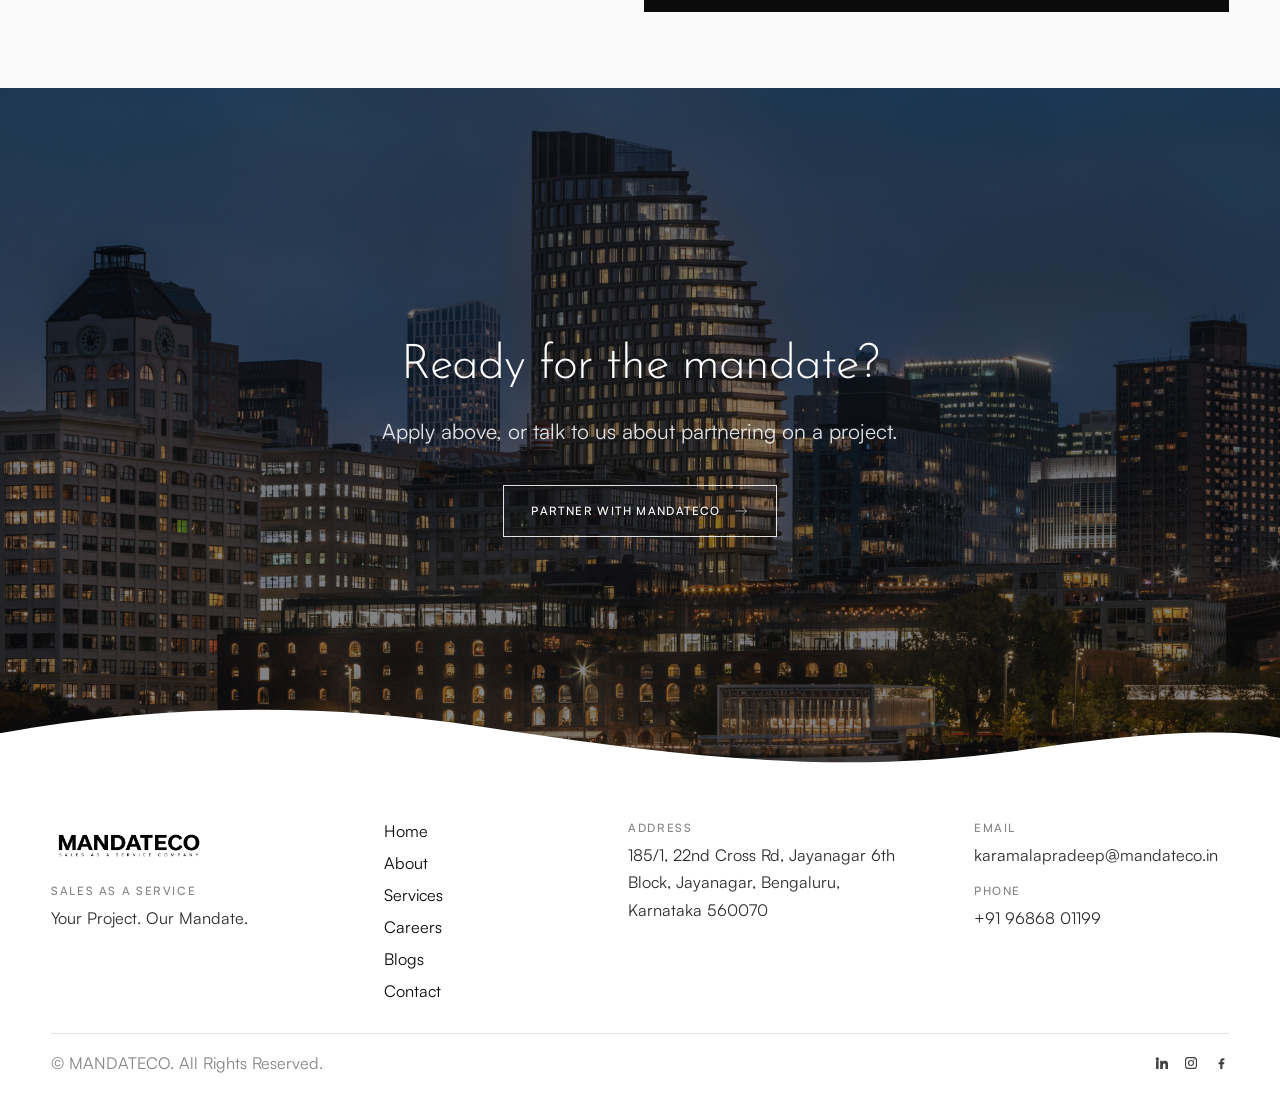
<file: careers.html>
<!DOCTYPE html>
<html lang="en">
  <head>
    <meta charset="UTF-8" />
    <meta name="viewport" content="width=device-width, initial-scale=1.0" />
    <meta
      name="description"
      content="Careers at MANDATECO - join sales, management, operations and HR teams building real estate sales systems."
    />
    <title>Careers | MANDATECO</title>
    <link rel="stylesheet" href="css/style.css?v=careers-anim" />
  </head>
  <body>
    <a class="skip-link" href="#careers-hero">Skip to content</a>

    <header class="site-header" id="site-header">
      <nav class="nav" aria-label="Primary">
        <button
          class="nav__toggle"
          type="button"
          aria-expanded="false"
          aria-controls="mobile-menu"
          aria-label="Open menu"
        >
          <span class="nav__toggle-line"></span>
          <span class="nav__toggle-line"></span>
        </button>

        <a class="nav__brand" href="index.html">
          <img
            class="nav__logo"
            src="assets/logo/mandateco-logo.png"
            alt="MANDATECO"
            width="220"
            height="48"
          />
        </a>

        <a class="nav__cta button-text" href="contact.html">Contact</a>
      </nav>
    </header>

    <div
      class="mobile-menu"
      id="mobile-menu"
      aria-hidden="true"
      role="dialog"
      aria-modal="true"
      aria-label="Menu"
    >
      <div class="mobile-menu__bg" aria-hidden="true"></div>
      <nav class="mobile-menu__nav" aria-label="Site">
        <a class="heading-md" href="index.html">Home</a>
        <a class="heading-md" href="about.html">About</a>
        <a class="heading-md" href="services.html">Services</a>
        <a class="heading-md" href="careers.html">Careers</a>
        <a class="heading-md" href="blog.html">Blogs</a>
        <a class="heading-md" href="contact.html">Contact</a>
      </nav>
    </div>

    <main>
      <section class="post-hero" id="careers-hero" aria-labelledby="careers-hero-title">
        <div class="post-hero__media" aria-hidden="true">
          <img
            src="Public/images/careers/banner.jpg"
            alt=""
            width="2400"
            height="1350"
            fetchpriority="high"
            decoding="async"
          />
        </div>
        <div class="post-hero__inner">
          <p class="post-hero__eyebrow label">Careers</p>
          <h1 class="post-hero__title heading-xl" id="careers-hero-title">
            Build Sales. Build Your Career.
          </h1>
          <p class="post-hero__lead description-lg">
            Join a team that owns the mandate - from first enquiry to final booking - and grows with every project we move.
          </p>
        </div>
      </section>

      <section class="care-why" id="why-join" aria-labelledby="why-join-title">
        <div class="care-why__inner">
          <header class="care-why__head">
            <p class="care-why__eyebrow label"><span>Why Join MandateCo</span></p>
            <h2 class="care-why__title heading-lg" id="why-join-title">
              <span class="care-why__line"><span>Meaningful Work.</span></span>
              <span class="care-why__line"><span>Real Growth.</span></span>
            </h2>
            <p class="care-why__lead description">
              <span>
                Be part of a fast-growing, focused team that values ownership,
                performance and people. Your work has a direct impact on
                businesses, communities and cities.
              </span>
            </p>
          </header>

          <ul class="care-why__grid">
            <li class="care-why__item">
              <span class="care-why__ico" aria-hidden="true">
                <svg viewBox="0 0 24 24">
                  <circle cx="12" cy="12" r="8" />
                  <circle cx="12" cy="12" r="4.2" />
                  <circle cx="12" cy="12" r="1.2" />
                </svg>
              </span>
              <h3 class="care-why__name">High Impact</h3>
              <p class="description-sm">Work on meaningful real estate projects</p>
            </li>
            <li class="care-why__item">
              <span class="care-why__ico" aria-hidden="true">
                <svg viewBox="0 0 24 24">
                  <path d="M4 16.5 9.2 11l3.3 3.3L20 7" />
                  <path d="M14.5 7H20v5.5" />
                </svg>
              </span>
              <h3 class="care-why__name">Growth Opportunities</h3>
              <p class="description-sm">Learn, lead and grow with us</p>
            </li>
            <li class="care-why__item">
              <span class="care-why__ico" aria-hidden="true">
                <svg viewBox="0 0 24 24">
                  <circle cx="8.2" cy="9" r="2.3" />
                  <circle cx="15.8" cy="9" r="2.3" />
                  <path d="M4.2 17.2c.4-2.6 2.1-4 4-4s3.6 1.4 4 4M11.8 17.2c.4-2.6 2.1-4 4-4s3.6 1.4 4 4" />
                </svg>
              </span>
              <h3 class="care-why__name">Supportive Team</h3>
              <p class="description-sm">Work with collaborative people</p>
            </li>
            <li class="care-why__item">
              <span class="care-why__ico" aria-hidden="true">
                <svg viewBox="0 0 24 24">
                  <path d="M12 3.6 14.2 9h5.7l-4.6 3.4 1.8 5.5L12 14.8 6.9 17.9l1.8-5.5L4.1 9h5.7L12 3.6Z" />
                </svg>
              </span>
              <h3 class="care-why__name">Performance Driven</h3>
              <p class="description-sm">Your contribution gets recognised</p>
            </li>
            <li class="care-why__item">
              <span class="care-why__ico" aria-hidden="true">
                <svg viewBox="0 0 24 24">
                  <rect x="3.5" y="5" width="17" height="12" rx="1.4" />
                  <path d="M8 20h8M12 17v3" />
                </svg>
              </span>
              <h3 class="care-why__name">Modern Work Environment</h3>
              <p class="description-sm">Tools, systems and freedom to do your best</p>
            </li>
            <li class="care-why__item">
              <span class="care-why__ico" aria-hidden="true">
                <svg viewBox="0 0 24 24">
                  <path d="M4 19V9.5L8 7v12M8 19V6l5-2.5V19M13 19v-9l7 3.2V19M4 19h16" />
                </svg>
              </span>
              <h3 class="care-why__name">Work with Purpose</h3>
              <p class="description-sm">Help build better cities and communities</p>
            </li>
          </ul>
        </div>
      </section>

      <section class="care-tracks" id="open-positions" aria-labelledby="tracks-title">
        <div class="care-tracks__inner">
          <header class="care-tracks__head">
            <p class="care-tracks__eyebrow label"><span>Explore Roles</span></p>
            <h2 class="care-tracks__title heading-lg" id="tracks-title">
              <span class="care-tracks__line"><span>Find Where You Fit</span></span>
            </h2>
            <p class="care-tracks__lead description">
              Choose a path. Apply to see the positions we are hiring for.
            </p>
          </header>

          <div class="care-tracks__grid">
            <article class="care-track" id="sales">
              <figure class="care-track__photo">
                <img
                  src="Public/images/careers/icon-sales.svg"
                  alt=""
                  width="400"
                  height="400"
                  loading="lazy"
                  decoding="async"
                />
              </figure>
              <h3 class="care-track__name">Sales Careers</h3>
              <p class="care-track__note description-sm">
                Be on the frontlines. Drive conversion. Build success.
              </p>
              <button
                class="care-track__more button-text"
                type="button"
                data-track="sales"
                aria-expanded="false"
                aria-controls="open-positions"
              >
                Apply
                <span class="care-track__plus" aria-hidden="true">+</span>
              </button>
            </article>

            <article class="care-track" id="management">
              <figure class="care-track__photo">
                <img
                  src="Public/images/careers/icon-management.svg"
                  alt=""
                  width="400"
                  height="400"
                  loading="lazy"
                  decoding="async"
                />
              </figure>
              <h3 class="care-track__name">Sales Management</h3>
              <p class="care-track__note description-sm">
                Lead teams. Drive performance. Build success.
              </p>
              <button
                class="care-track__more button-text"
                type="button"
                data-track="management"
                aria-expanded="false"
                aria-controls="open-positions"
              >
                Apply
                <span class="care-track__plus" aria-hidden="true">+</span>
              </button>
            </article>

            <article class="care-track" id="operations">
              <figure class="care-track__photo">
                <img
                  src="Public/images/careers/icon-operations.svg"
                  alt=""
                  width="400"
                  height="400"
                  loading="lazy"
                  decoding="async"
                />
              </figure>
              <h3 class="care-track__name">Operations</h3>
              <p class="care-track__note description-sm">
                Keep the engine running. Enable sales at scale.
              </p>
              <button
                class="care-track__more button-text"
                type="button"
                data-track="operations"
                aria-expanded="false"
                aria-controls="open-positions"
              >
                Apply
                <span class="care-track__plus" aria-hidden="true">+</span>
              </button>
            </article>

            <article class="care-track" id="hr-admin">
              <figure class="care-track__photo">
                <img
                  src="Public/images/careers/icon-hr.svg"
                  alt=""
                  width="400"
                  height="400"
                  loading="lazy"
                  decoding="async"
                />
              </figure>
              <h3 class="care-track__name">HR / Admin</h3>
              <p class="care-track__note description-sm">
                People, processes and culture at MANDATECO.
              </p>
              <button
                class="care-track__more button-text"
                type="button"
                data-track="hr-admin"
                aria-expanded="false"
                aria-controls="open-positions"
              >
                Apply
                <span class="care-track__plus" aria-hidden="true">+</span>
              </button>
            </article>
          </div>

          <div class="care-hire" id="open-positions" aria-hidden="true">
            <div class="care-hire__clip">
              <div class="care-hire__body">
            <header class="care-hire__head">
              <p class="care-hire__eyebrow label">Open Positions</p>
              <h3 class="care-hire__title heading-md">Positions we are hiring</h3>
            </header>

            <div class="care-hire__list">
              <article class="care-role" data-track="sales">
                <div class="care-role__meta">
                  <p class="care-role__dept label">Sales</p>
                  <p class="care-role__loc description-sm">Bengaluru · Full-time</p>
                </div>
                <div>
                  <h4 class="care-role__name heading-md">Sales Executive</h4>
                  <p class="care-role__note description">
                    Own enquiries, site visits and follow-up on live project mandates.
                  </p>
                </div>
                <a class="care-role__cta button-text" href="#apply" data-role="sales-executive">
                  Apply
                  <img
                    src="Public/mandateco_icons_svg/arrow-right.svg"
                    alt=""
                    width="24"
                    height="24"
                  />
                </a>
              </article>

              <article class="care-role" data-track="management">
                <div class="care-role__meta">
                  <p class="care-role__dept label">Sales Management</p>
                  <p class="care-role__loc description-sm">Bengaluru · Full-time</p>
                </div>
                <div>
                  <h4 class="care-role__name heading-md">Sales Manager</h4>
                  <p class="care-role__note description">
                    Lead a floor team, run reviews and own project velocity targets.
                  </p>
                </div>
                <a class="care-role__cta button-text" href="#apply" data-role="sales-manager">
                  Apply
                  <img
                    src="Public/mandateco_icons_svg/arrow-right.svg"
                    alt=""
                    width="24"
                    height="24"
                  />
                </a>
              </article>

              <article class="care-role" data-track="operations">
                <div class="care-role__meta">
                  <p class="care-role__dept label">Operations</p>
                  <p class="care-role__loc description-sm">Bengaluru · Full-time</p>
                </div>
                <div>
                  <h4 class="care-role__name heading-md">CRM &amp; MIS Executive</h4>
                  <p class="care-role__note description">
                    Keep lead data, visit tracking and reporting accurate across mandates.
                  </p>
                </div>
                <a class="care-role__cta button-text" href="#apply" data-role="crm-mis">
                  Apply
                  <img
                    src="Public/mandateco_icons_svg/arrow-right.svg"
                    alt=""
                    width="24"
                    height="24"
                  />
                </a>
              </article>

              <article class="care-role" data-track="hr-admin">
                <div class="care-role__meta">
                  <p class="care-role__dept label">HR / Admin</p>
                  <p class="care-role__loc description-sm">Bengaluru · Full-time</p>
                </div>
                <div>
                  <h4 class="care-role__name heading-md">HR Executive</h4>
                  <p class="care-role__note description">
                    Support hiring, onboarding and people operations for growing teams.
                  </p>
                </div>
                <a class="care-role__cta button-text" href="#apply" data-role="hr-executive">
                  Apply
                  <img
                    src="Public/mandateco_icons_svg/arrow-right.svg"
                    alt=""
                    width="24"
                    height="24"
                  />
                </a>
              </article>
            </div>
              </div>
            </div>
          </div>
        </div>
      </section>

      <section class="care-culture" id="culture" aria-labelledby="culture-title">
        <div class="care-culture__media" aria-hidden="true">
          <img
            src="Public/images/second_hero.avif"
            alt=""
            width="2400"
            height="1350"
            loading="lazy"
            decoding="async"
          />
        </div>
        <div class="care-culture__inner">
          <p class="care-culture__eyebrow label">Culture</p>
          <h2 class="care-culture__title heading-lg" id="culture-title">
            Clarity. Pace. Accountability.
          </h2>
          <p class="care-culture__lead description-lg">
            We favour direct communication, prepared visits and owners who finish what
            they start. Titles matter less than who moves the number.
          </p>
          <ul class="care-culture__list">
            <li>Say the next step out loud</li>
            <li>Respect the buyer’s time</li>
            <li>Protect the process</li>
            <li>Celebrate clean closes</li>
          </ul>
        </div>
      </section>

      <section class="care-apply" id="apply" aria-labelledby="apply-title">
        <div class="care-apply__inner">
          <div class="care-apply__copy">
            <p class="care-apply__eyebrow label">Apply Now</p>
            <h2 class="care-apply__title heading-lg" id="apply-title">
              Tell us where you fit.
            </h2>
            <p class="care-apply__lead description">
              Share your details and the role you want. We review every application and
              respond when there is a fit for a live or upcoming mandate.
            </p>
            <p class="care-apply__note description-sm">
              Prefer email?
              <a href="mailto:karamalapradeep@mandateco.in">karamalapradeep@mandateco.in</a>
            </p>
          </div>

          <div class="enquire">
            <h3 class="enquire__title">Application</h3>
            <p class="enquire__lead description-sm">
              Fill in your details and we will get back to you shortly.
            </p>

            <form class="enquire__form" id="enquire-form" novalidate>
              <label class="enquire__field">
                <span class="enquire__name">Full Name*</span>
                <input type="text" name="fullName" autocomplete="name" required />
              </label>

              <label class="enquire__field">
                <span class="enquire__name">Email*</span>
                <input type="email" name="email" autocomplete="email" required />
              </label>

              <label class="enquire__field">
                <span class="enquire__name">Phone Number*</span>
                <input type="tel" name="phone" autocomplete="tel" required />
              </label>

              <label class="enquire__field">
                <span class="enquire__name">Role*</span>
                <select name="role" required>
                  <option value="" selected disabled>-- Please Select --</option>
                  <option value="sales-executive">Sales Executive</option>
                  <option value="sales-manager">Sales Manager</option>
                  <option value="crm-mis">CRM &amp; MIS Executive</option>
                  <option value="hr-executive">HR Executive</option>
                  <option value="other">Other / General</option>
                </select>
              </label>

              <label class="enquire__field">
                <span class="enquire__name">Years of experience*</span>
                <select name="experience" required>
                  <option value="" selected disabled>-- Please Select --</option>
                  <option value="0-1">0-1 years</option>
                  <option value="1-3">1-3 years</option>
                  <option value="3-5">3-5 years</option>
                  <option value="5-plus">5+ years</option>
                </select>
              </label>

              <label class="enquire__field">
                <span class="enquire__name">Message / LinkedIn</span>
                <textarea name="message" rows="1" placeholder="Brief note or profile link"></textarea>
              </label>

              <label class="enquire__check">
                <input type="checkbox" name="consent" required />
                <span>
                  I authorise MANDATECO and its representatives to contact me
                  about this application via phone, email or WhatsApp.
                </span>
              </label>

              <p class="enquire__error" id="enquire-error" hidden>
                Please fill the required fields before submitting.
              </p>

              <button class="enquire__submit btn btn--solid button-text" type="submit">
                Submit application
              </button>

              <p class="enquire__done description" hidden>
                Thank you. Your application has been recorded. We will be in touch if
                there is a match.
              </p>
            </form>
          </div>
        </div>
      </section>

      <section class="closer" id="contact" aria-labelledby="contact-title">
        <div class="closer__media" aria-hidden="true">
          <img
            src="Public/images/CTA.jpg"
            alt=""
            width="2400"
            height="1600"
            loading="lazy"
            decoding="async"
          />
        </div>
        <div class="closer__inner">
          <h2 class="closer__title heading-lg" id="contact-title">
            <span class="closer__line"><span>Ready for the mandate?</span></span>
          </h2>
          <p class="closer__lead description-lg">
            Apply above, or talk to us about partnering on a project.
          </p>
          <a class="closer__cta button-text" href="contact.html">
            Partner with MANDATECO
            <img
              src="Public/mandateco_icons_svg/arrow-right.svg"
              alt=""
              width="24"
              height="24"
            />
          </a>
        </div>
        <div class="closer__wave" aria-hidden="true">
          <svg viewBox="0 0 1440 90" preserveAspectRatio="none">
            <path
              fill="currentColor"
              d="M0,38 C180,12 360,10 540,32 C760,58 940,78 1160,52 C1300,36 1380,34 1440,42 L1440,90 L0,90 Z"
            />
          </svg>
        </div>
      </section>
    </main>

    <footer class="site-footer">
      <div class="footer__inner">
        <div class="footer__grid">
          <div class="footer__col">
            <a class="footer__brand" href="index.html">
              <img
                class="footer__logo"
                src="assets/logo/mandateco-logo.png"
                alt="MANDATECO"
                width="220"
                height="48"
              />
            </a>
            <p class="footer__kicker label">Sales as a Service</p>
            <p class="footer__line description-sm">Your Project. Our Mandate.</p>
          </div>

          <nav class="footer__col" aria-label="Footer">
            <ul class="footer__list description-sm">
              <li><a href="index.html">Home</a></li>
              <li><a href="about.html">About</a></li>
              <li><a href="services.html">Services</a></li>
              <li><a href="careers.html">Careers</a></li>
              <li><a href="blog.html">Blogs</a></li>
              <li><a href="contact.html">Contact</a></li>
            </ul>
          </nav>

          <div class="footer__col">
            <p class="footer__heading label">Address</p>
            <p class="footer__line description-sm">
              <a
                href="https://maps.google.com/?q=185/1,+22nd+Cross+Rd,+Jayanagar+6th+Block,+Jayanagar,+Bengaluru,+Karnataka+560070"
                target="_blank"
                rel="noopener noreferrer"
              >
                185/1, 22nd Cross Rd, Jayanagar 6th Block, Jayanagar, Bengaluru,
                Karnataka 560070
              </a>
            </p>
          </div>

          <div class="footer__col">
            <p class="footer__heading label">Email</p>
            <p class="footer__line description-sm">
              <a href="mailto:karamalapradeep@mandateco.in">karamalapradeep@mandateco.in</a>
            </p>
            <p class="footer__heading label">Phone</p>
            <p class="footer__line description-sm">
              <a href="tel:+919686801199">+91 96868 01199</a>
            </p>
          </div>
        </div>

        <div class="footer__bar">
          <p class="footer__copy description-sm">
            © MANDATECO. All Rights Reserved.
          </p>
          <ul class="footer__social">
            <li>
              <a href="#" aria-label="LinkedIn">
                <svg viewBox="0 0 24 24" aria-hidden="true">
                  <path
                    fill="currentColor"
                    d="M4.98 3.5A2.48 2.48 0 1 1 2.5 6a2.48 2.48 0 0 1 2.48-2.5ZM3.1 8.75h3.76V21H3.1V8.75ZM9.3 8.75h3.6v1.67h.05c.5-.95 1.73-1.95 3.56-1.95 3.8 0 4.5 2.5 4.5 5.76V21h-3.76v-5.4c0-1.29-.02-2.95-1.8-2.95-1.8 0-2.08 1.4-2.08 2.85V21H9.3V8.75Z"
                  />
                </svg>
              </a>
            </li>
            <li>
              <a href="#" aria-label="Instagram">
                <svg viewBox="0 0 24 24" aria-hidden="true">
                  <path
                    fill="currentColor"
                    d="M8 3h8a5 5 0 0 1 5 5v8a5 5 0 0 1-5 5H8a5 5 0 0 1-5-5V8a5 5 0 0 1 5-5Zm0 1.7A3.3 3.3 0 0 0 4.7 8v8A3.3 3.3 0 0 0 8 19.3h8A3.3 3.3 0 0 0 19.3 16V8A3.3 3.3 0 0 0 16 4.7H8Zm8.4 1.55a1.05 1.05 0 1 1 0 2.1 1.05 1.05 0 0 1 0-2.1ZM12 7.4A4.6 4.6 0 1 1 7.4 12 4.6 4.6 0 0 1 12 7.4Zm0 1.7A2.9 2.9 0 1 0 14.9 12 2.9 2.9 0 0 0 12 9.1Z"
                  />
                </svg>
              </a>
            </li>
            <li>
              <a href="#" aria-label="Facebook">
                <svg viewBox="0 0 24 24" aria-hidden="true">
                  <path
                    fill="currentColor"
                    d="M14.2 21v-7.2h2.42l.36-2.8h-2.78V9.2c0-.81.22-1.36 1.39-1.36H17.2V5.32A19.4 19.4 0 0 0 14.86 5C12.5 5 10.9 6.44 10.9 9v1.99H8.4v2.8h2.5V21h3.3Z"
                  />
                </svg>
              </a>
            </li>
          </ul>
        </div>
      </div>
    </footer>

    <script src="js/main.js?v=careers-anim"></script>
  </body>
</html>
</file>
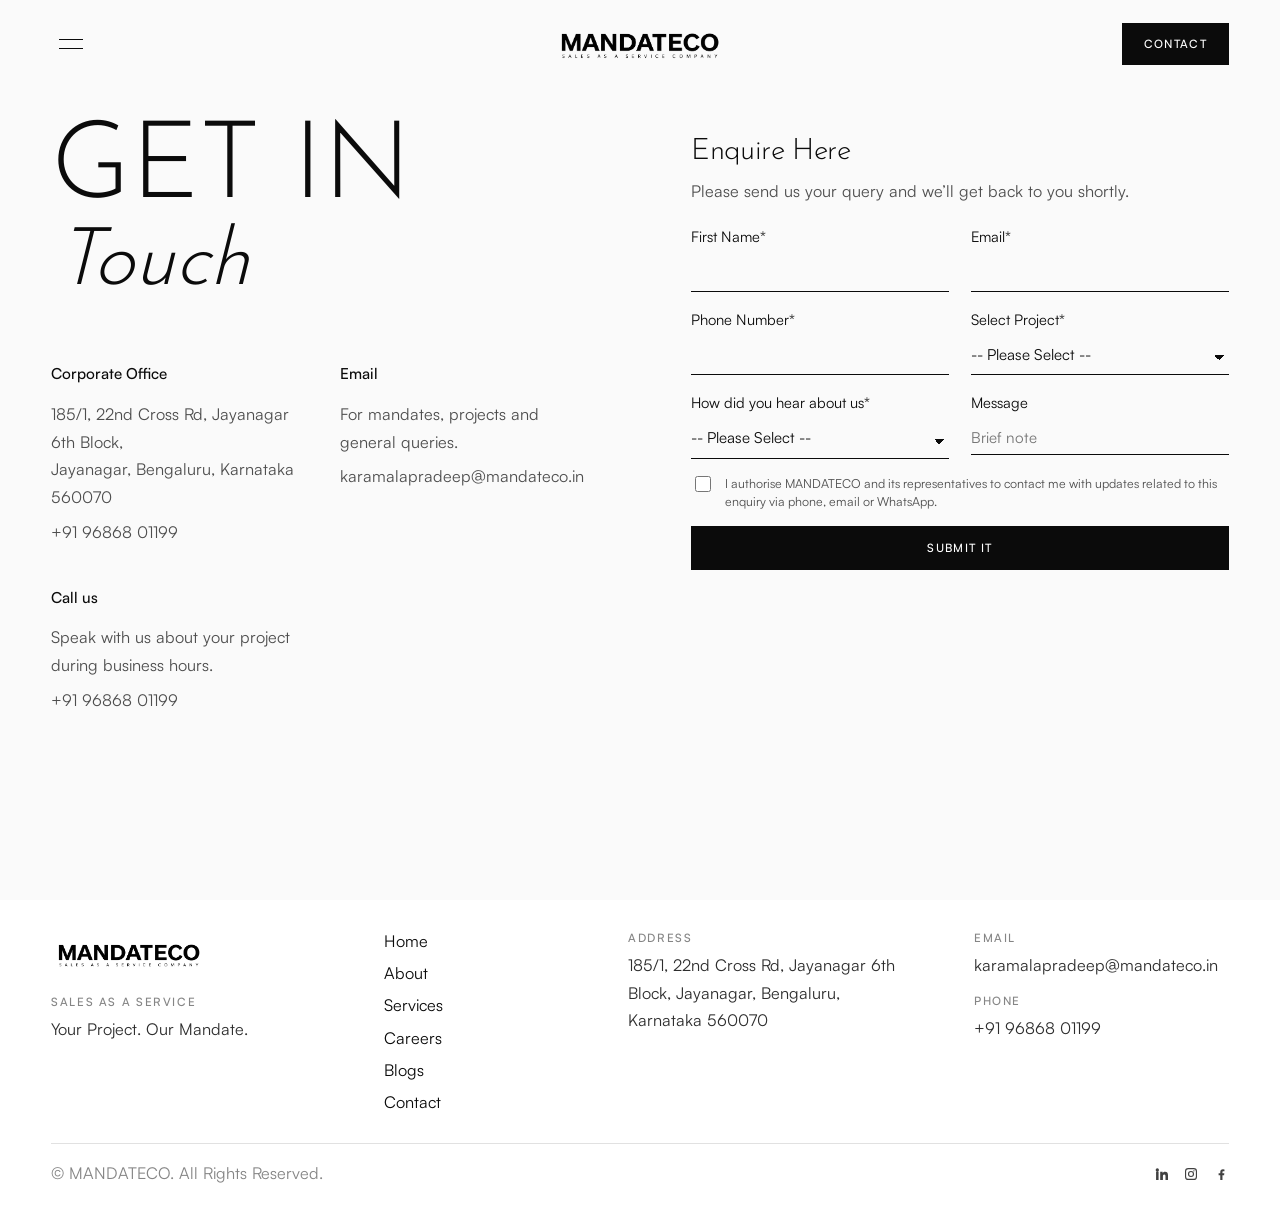
<file: contact.html>
<!DOCTYPE html>
<html lang="en">
  <head>
    <meta charset="UTF-8" />
    <meta name="viewport" content="width=device-width, initial-scale=1.0" />
    <meta
      name="description"
      content="Get in touch with MANDATECO. Enquire about a mandate, Sadhvana Farms, or Sales as a Service for your real estate project."
    />
    <title>Contact MANDATECO</title>
    <link rel="stylesheet" href="css/style.css?v=contact-menu" />
  </head>
  <body class="page-contact">
    <a class="skip-link" href="#contact">Skip to content</a>

    <header class="site-header" id="site-header">
      <nav class="nav" aria-label="Primary">
        <button
          class="nav__toggle"
          type="button"
          aria-expanded="false"
          aria-controls="mobile-menu"
          aria-label="Open menu"
        >
          <span class="nav__toggle-line"></span>
          <span class="nav__toggle-line"></span>
        </button>

        <a class="nav__brand" href="index.html">
          <img
            class="nav__logo"
            src="assets/logo/mandateco-logo.png"
            alt="MANDATECO"
            width="220"
            height="48"
          />
        </a>

        <a class="nav__cta button-text" href="#enquire">Contact</a>
      </nav>
    </header>

    <div
      class="mobile-menu"
      id="mobile-menu"
      aria-hidden="true"
      role="dialog"
      aria-modal="true"
      aria-label="Menu"
    >
      <div class="mobile-menu__bg" aria-hidden="true"></div>
      <nav class="mobile-menu__nav" aria-label="Site">
        <a class="heading-md" href="index.html">Home</a>
        <a class="heading-md" href="about.html">About</a>
        <a class="heading-md" href="services.html">Services</a>
        <a class="heading-md" href="careers.html">Careers</a>
        <a class="heading-md" href="blog.html">Blogs</a>
        <a class="heading-md" href="contact.html">Contact</a>
      </nav>
    </div>

    <main>
      <section class="contact" id="contact" aria-labelledby="contact-title">
        <div class="contact__inner">
          <div class="contact__info">
            <h1 class="contact__title" id="contact-title">
              <span class="contact__title-top">GET IN</span>
              <span class="contact__title-script">Touch</span>
            </h1>

            <div class="contact__points">
              <article class="contact__point">
                <h2 class="contact__label label">Corporate Office</h2>
                <p class="contact__text description-sm">
                  <a
                    href="https://maps.google.com/?q=185/1,+22nd+Cross+Rd,+Jayanagar+6th+Block,+Jayanagar,+Bengaluru,+Karnataka+560070"
                    target="_blank"
                    rel="noopener noreferrer"
                  >
                    185/1, 22nd Cross Rd, Jayanagar 6th Block,<br />
                    Jayanagar, Bengaluru, Karnataka 560070
                  </a>
                </p>
                <p class="contact__text description-sm">
                  <a href="tel:+919686801199">+91 96868 01199</a>
                </p>
              </article>

              <article class="contact__point">
                <h2 class="contact__label label">Email</h2>
                <p class="contact__text description-sm">
                  For mandates, projects and general queries.
                </p>
                <p class="contact__text description-sm">
                  <a href="mailto:karamalapradeep@mandateco.in">karamalapradeep@mandateco.in</a>
                </p>
              </article>

              <article class="contact__point">
                <h2 class="contact__label label">Call us</h2>
                <p class="contact__text description-sm">
                  Speak with us about your project during business hours.
                </p>
                <p class="contact__text description-sm">
                  <a href="tel:+919686801199">+91 96868 01199</a>
                </p>
              </article>
            </div>
          </div>

          <div class="enquire" id="enquire">
            <h2 class="enquire__title heading-md">Enquire Here</h2>
            <p class="enquire__lead description-sm">
              Please send us your query and we’ll get back to you shortly.
            </p>

            <form class="enquire__form" id="enquire-form" novalidate>
              <label class="enquire__field">
                <span class="enquire__name">First Name*</span>
                <input type="text" name="firstName" autocomplete="given-name" required />
              </label>

              <label class="enquire__field">
                <span class="enquire__name">Email*</span>
                <input type="email" name="email" autocomplete="email" required />
              </label>

              <label class="enquire__field">
                <span class="enquire__name">Phone Number*</span>
                <input type="tel" name="phone" autocomplete="tel" required />
              </label>

              <label class="enquire__field">
                <span class="enquire__name">Select Project*</span>
                <select name="project" required>
                  <option value="" selected disabled>-- Please Select --</option>
                  <option value="sadhvana-farms">Sadhvana Farms</option>
                  <option value="general">General enquiry</option>
                </select>
              </label>

              <label class="enquire__field">
                <span class="enquire__name">How did you hear about us*</span>
                <select name="source" required>
                  <option value="" selected disabled>-- Please Select --</option>
                  <option value="search">Search</option>
                  <option value="referral">Referral</option>
                  <option value="linkedin">LinkedIn</option>
                  <option value="instagram">Instagram</option>
                  <option value="site-visit">Site visit</option>
                  <option value="other">Other</option>
                </select>
              </label>

              <label class="enquire__field">
                <span class="enquire__name">Message</span>
                <textarea name="message" rows="1" placeholder="Brief note"></textarea>
              </label>

              <label class="enquire__check">
                <input type="checkbox" name="consent" required />
                <span>
                  I authorise MANDATECO and its representatives to contact me
                  with updates related to this enquiry via phone, email or WhatsApp.
                </span>
              </label>

              <p class="enquire__error" id="enquire-error" hidden>
                Please fill the required fields before submitting.
              </p>

              <button class="enquire__submit btn btn--solid button-text" type="submit">
                Submit it
              </button>

              <p class="enquire__done" hidden>
                Received. We’ll get back to you shortly.
              </p>
            </form>
          </div>
        </div>
      </section>
    </main>

    <footer class="site-footer">
      <div class="footer__inner">
        <div class="footer__grid">
          <div class="footer__col">
            <a class="footer__brand" href="index.html">
              <img
                class="footer__logo"
                src="assets/logo/mandateco-logo.png"
                alt="MANDATECO"
                width="220"
                height="48"
              />
            </a>
            <p class="footer__kicker label">Sales as a Service</p>
            <p class="footer__line description-sm">Your Project. Our Mandate.</p>
          </div>

          <nav class="footer__col" aria-label="Footer">
            <ul class="footer__list description-sm">
              <li><a href="index.html">Home</a></li>
              <li><a href="about.html">About</a></li>
              <li><a href="services.html">Services</a></li>
              <li><a href="careers.html">Careers</a></li>
              <li><a href="blog.html">Blogs</a></li>
              <li><a href="contact.html">Contact</a></li>
            </ul>
          </nav>

          <div class="footer__col">
            <p class="footer__heading label">Address</p>
            <p class="footer__line description-sm">
              <a
                href="https://maps.google.com/?q=185/1,+22nd+Cross+Rd,+Jayanagar+6th+Block,+Jayanagar,+Bengaluru,+Karnataka+560070"
                target="_blank"
                rel="noopener noreferrer"
              >
                185/1, 22nd Cross Rd, Jayanagar 6th Block, Jayanagar, Bengaluru,
                Karnataka 560070
              </a>
            </p>
          </div>

          <div class="footer__col">
            <p class="footer__heading label">Email</p>
            <p class="footer__line description-sm">
              <a href="mailto:karamalapradeep@mandateco.in">karamalapradeep@mandateco.in</a>
            </p>
            <p class="footer__heading label">Phone</p>
            <p class="footer__line description-sm">
              <a href="tel:+919686801199">+91 96868 01199</a>
            </p>
          </div>
        </div>

        <div class="footer__bar">
          <p class="footer__copy description-sm">
            © MANDATECO. All Rights Reserved.
          </p>
          <ul class="footer__social">
            <li>
              <a href="#" aria-label="LinkedIn">
                <svg viewBox="0 0 24 24" aria-hidden="true">
                  <path
                    fill="currentColor"
                    d="M4.98 3.5A2.48 2.48 0 1 1 2.5 6a2.48 2.48 0 0 1 2.48-2.5ZM3.1 8.75h3.76V21H3.1V8.75ZM9.3 8.75h3.6v1.67h.05c.5-.95 1.73-1.95 3.56-1.95 3.8 0 4.5 2.5 4.5 5.76V21h-3.76v-5.4c0-1.29-.02-2.95-1.8-2.95-1.8 0-2.08 1.4-2.08 2.85V21H9.3V8.75Z"
                  />
                </svg>
              </a>
            </li>
            <li>
              <a href="#" aria-label="Instagram">
                <svg viewBox="0 0 24 24" aria-hidden="true">
                  <path
                    fill="currentColor"
                    d="M8 3h8a5 5 0 0 1 5 5v8a5 5 0 0 1-5 5H8a5 5 0 0 1-5-5V8a5 5 0 0 1 5-5Zm0 1.7A3.3 3.3 0 0 0 4.7 8v8A3.3 3.3 0 0 0 8 19.3h8A3.3 3.3 0 0 0 19.3 16V8A3.3 3.3 0 0 0 16 4.7H8Zm8.4 1.55a1.05 1.05 0 1 1 0 2.1 1.05 1.05 0 0 1 0-2.1ZM12 7.4A4.6 4.6 0 1 1 7.4 12 4.6 4.6 0 0 1 12 7.4Zm0 1.7A2.9 2.9 0 1 0 14.9 12 2.9 2.9 0 0 0 12 9.1Z"
                  />
                </svg>
              </a>
            </li>
            <li>
              <a href="#" aria-label="Facebook">
                <svg viewBox="0 0 24 24" aria-hidden="true">
                  <path
                    fill="currentColor"
                    d="M14.2 21v-7.2h2.42l.36-2.8h-2.78V9.2c0-.81.22-1.36 1.39-1.36H17.2V5.32A19.4 19.4 0 0 0 14.86 5C12.5 5 10.9 6.44 10.9 9v1.99H8.4v2.8h2.5V21h3.3Z"
                  />
                </svg>
              </a>
            </li>
          </ul>
        </div>
      </div>
    </footer>

    <script src="js/main.js?v=contact-page"></script>
  </body>
</html>
</file>
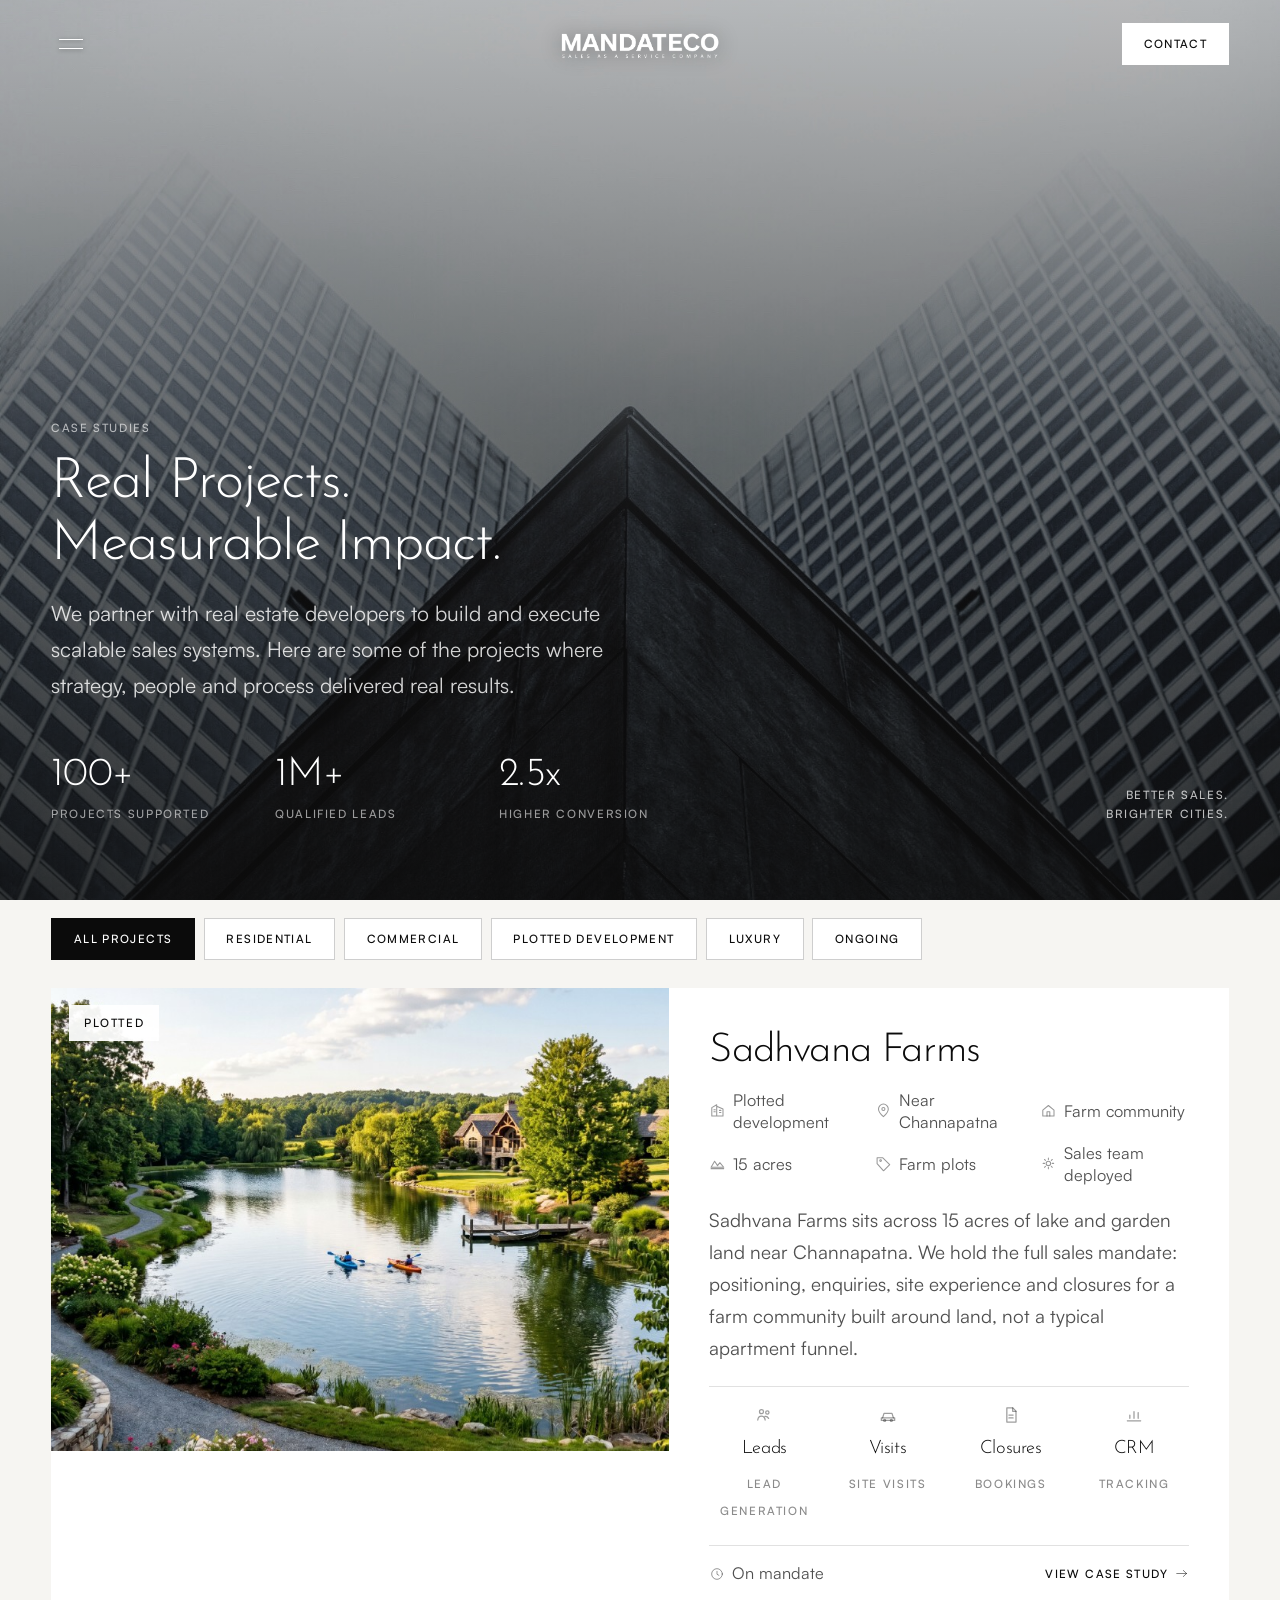
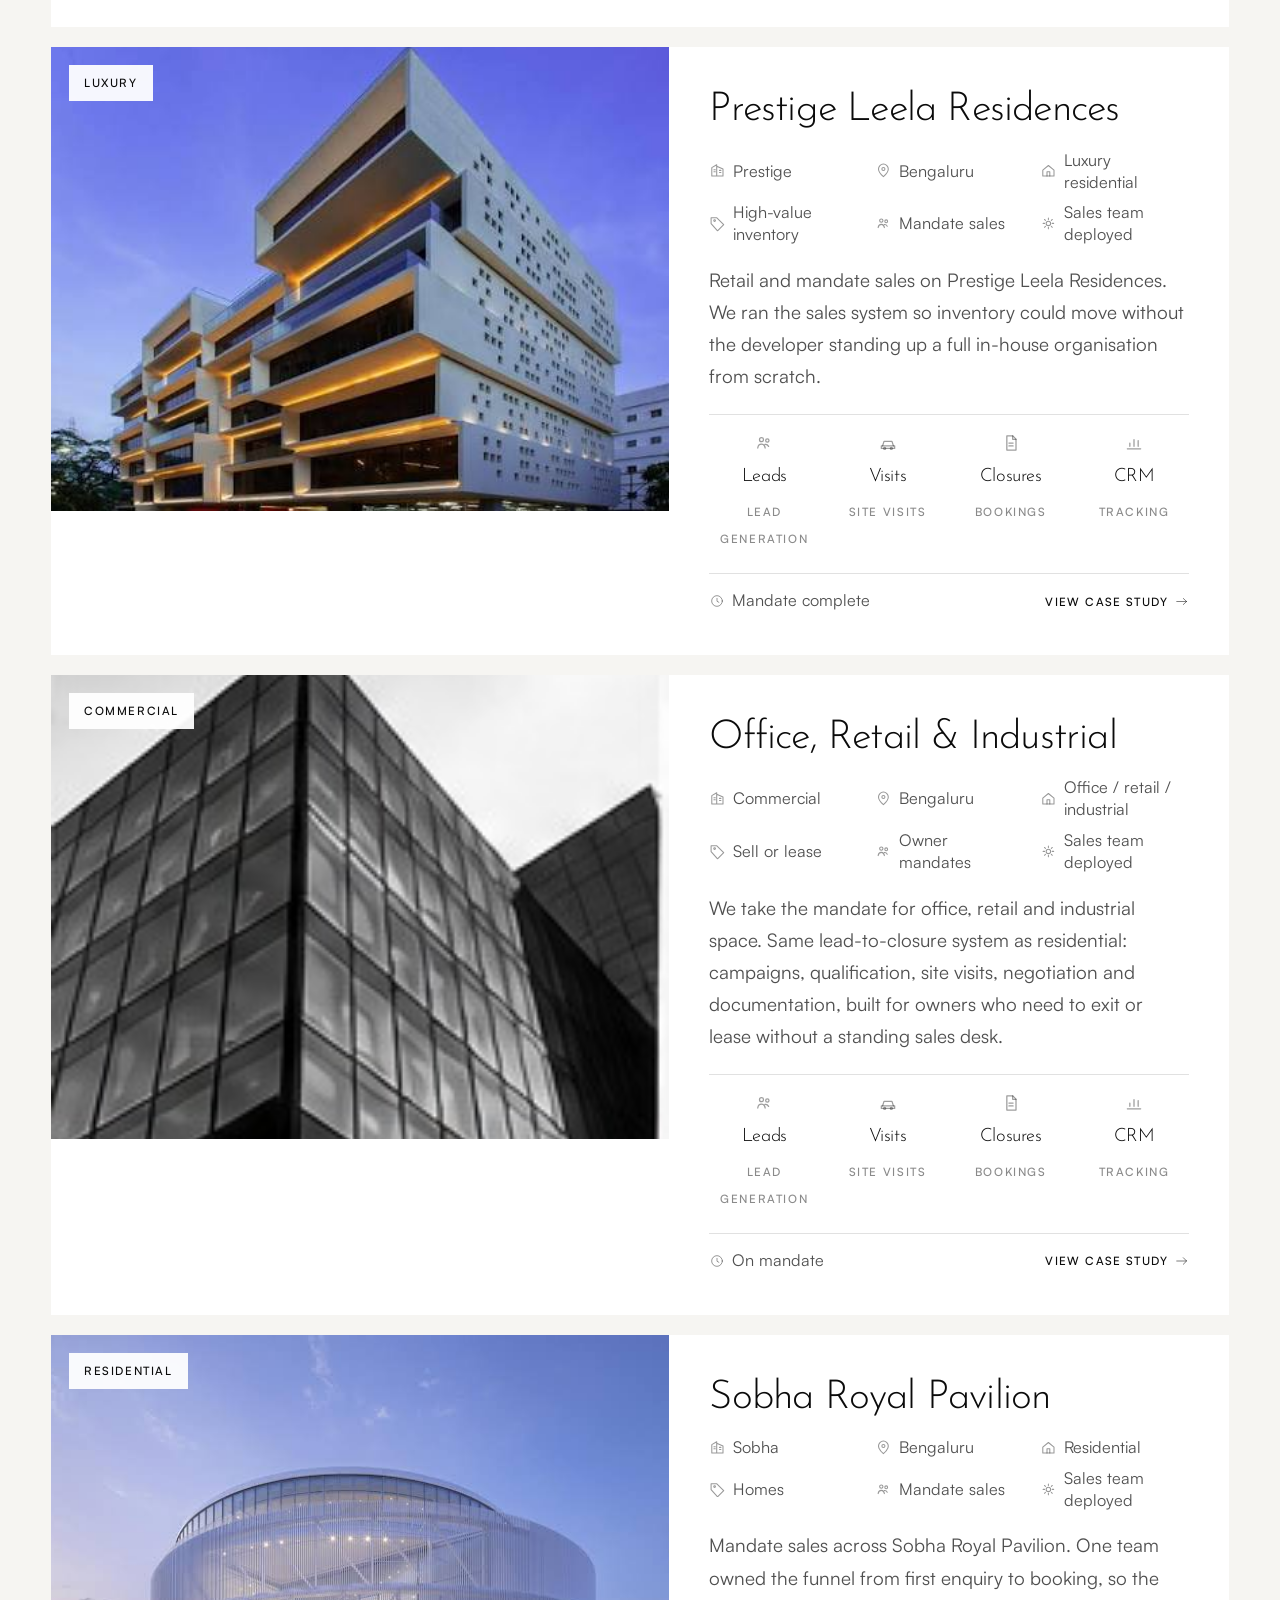
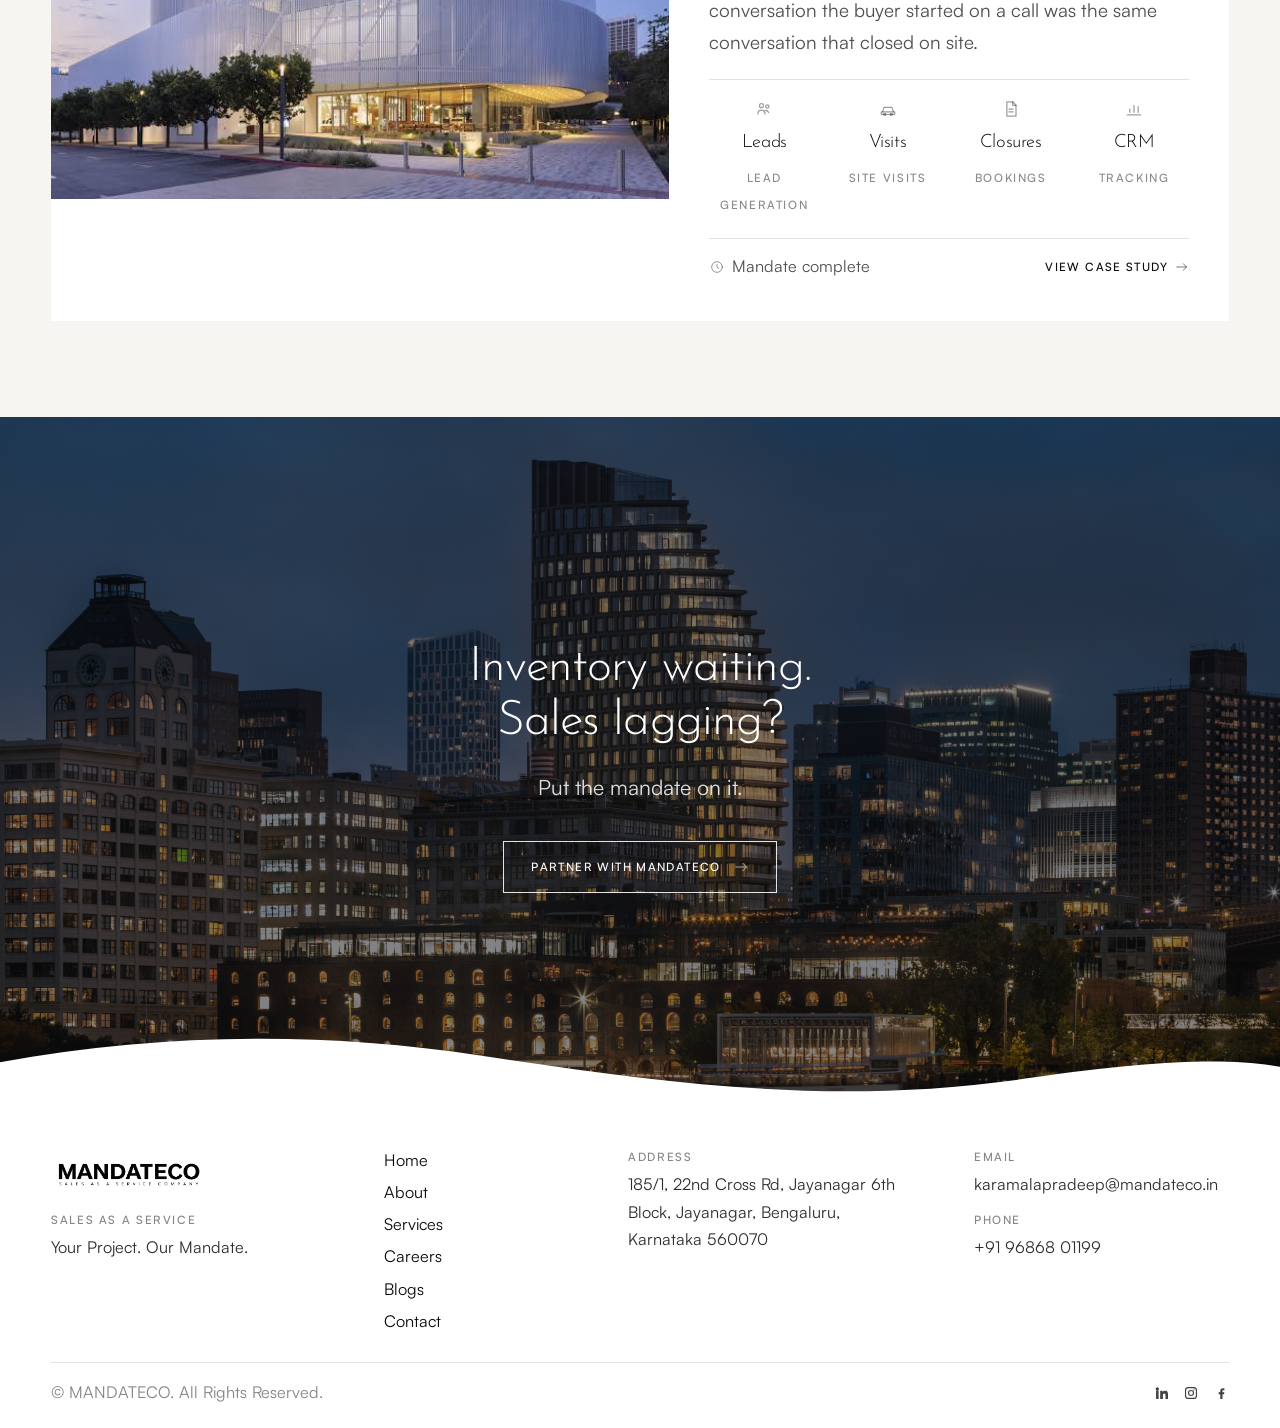
<file: project.html>
<!DOCTYPE html>
<html lang="en">
  <head>
    <meta charset="UTF-8" />
    <meta name="viewport" content="width=device-width, initial-scale=1.0" />
    <meta
      name="description"
      content="Projects and case studies from MANDATECO. Sales as a Service mandates across residential, luxury, plotted and commercial real estate."
    />
    <title>Projects | MANDATECO</title>
    <link rel="stylesheet" href="css/style.css?v=projects-rect" />
  </head>
  <body class="page-projects">
    <a class="skip-link" href="#cases-hero">Skip to content</a>

    <header class="site-header" id="site-header">
      <nav class="nav" aria-label="Primary">
        <button
          class="nav__toggle"
          type="button"
          aria-expanded="false"
          aria-controls="mobile-menu"
          aria-label="Open menu"
        >
          <span class="nav__toggle-line"></span>
          <span class="nav__toggle-line"></span>
        </button>

        <a class="nav__brand" href="index.html">
          <img
            class="nav__logo"
            src="assets/logo/mandateco-logo.png"
            alt="MANDATECO"
            width="220"
            height="48"
          />
        </a>

        <a class="nav__cta button-text" href="contact.html">Contact</a>
      </nav>
    </header>

    <div
      class="mobile-menu"
      id="mobile-menu"
      aria-hidden="true"
      role="dialog"
      aria-modal="true"
      aria-label="Menu"
    >
      <div class="mobile-menu__bg" aria-hidden="true"></div>
      <nav class="mobile-menu__nav" aria-label="Site">
        <a class="heading-md" href="index.html">Home</a>
        <a class="heading-md" href="about.html">About</a>
        <a class="heading-md" href="services.html">Services</a>
        <a class="heading-md" href="careers.html">Careers</a>
        <a class="heading-md" href="blog.html">Blogs</a>
        <a class="heading-md" href="contact.html">Contact</a>
      </nav>
    </div>

    <main>
      <section class="cases-hero" id="cases-hero" aria-labelledby="cases-hero-title">
        <div class="cases-hero__media" aria-hidden="true">
          <img
            src="Public/images/go-digital-cover.jpg"
            alt=""
            width="2400"
            height="1350"
            fetchpriority="high"
            decoding="async"
          />
        </div>
        <div class="cases-hero__inner">
          <p class="cases-hero__eyebrow label">Case Studies</p>
          <h1 class="cases-hero__title heading-xl" id="cases-hero-title">
            <span class="cases-hero__line"><span>Real Projects.</span></span>
            <span class="cases-hero__line"><span>Measurable Impact.</span></span>
          </h1>
          <p class="cases-hero__lead description-lg">
            We partner with real estate developers to build and execute scalable
            sales systems. Here are some of the projects where strategy, people
            and process delivered real results.
          </p>
          <ul class="cases-hero__stats">
            <li>
              <p
                class="cases-hero__value heading-md"
                data-count="100"
                data-suffix="+"
              >
                100+
              </p>
              <p class="cases-hero__label label">Projects Supported</p>
            </li>
            <li>
              <p
                class="cases-hero__value heading-md"
                data-count="1"
                data-suffix="M+"
              >
                1M+
              </p>
              <p class="cases-hero__label label">Qualified Leads</p>
            </li>
            <li>
              <p
                class="cases-hero__value heading-md"
                data-count="2.5"
                data-decimals="1"
                data-suffix="x"
              >
                2.5x
              </p>
              <p class="cases-hero__label label">Higher Conversion</p>
            </li>
          </ul>
          <p class="cases-hero__end label">Better sales. Brighter cities.</p>
        </div>
      </section>

      <section class="cases" id="projects" aria-labelledby="cases-list-title">
        <div class="cases__inner">
          <div class="cases__bar">
            <h2 class="visually-hidden" id="cases-list-title">Project list</h2>
            <div class="cases__filters" role="group" aria-label="Filter projects">
              <button class="cases__pill is-active" type="button" data-filter="all" aria-pressed="true">
                All Projects
              </button>
              <button class="cases__pill" type="button" data-filter="residential" aria-pressed="false">
                Residential
              </button>
              <button class="cases__pill" type="button" data-filter="commercial" aria-pressed="false">
                Commercial
              </button>
              <button class="cases__pill" type="button" data-filter="plotted" aria-pressed="false">
                Plotted Development
              </button>
              <button class="cases__pill" type="button" data-filter="luxury" aria-pressed="false">
                Luxury
              </button>
              <button class="cases__pill" type="button" data-filter="ongoing" aria-pressed="false">
                Ongoing
              </button>
            </div>
          </div>

          <svg class="cases-sprite" aria-hidden="true" focusable="false">
            <symbol id="ico-building" viewBox="0 0 24 24" fill="none" stroke="currentColor" stroke-width="1.5" stroke-linecap="round" stroke-linejoin="round">
              <path d="M4 20V8l7-4v16M11 20V6l9 4v10M4 20h16M7 11h2M7 14h2M15 12h2M15 15h2" />
            </symbol>
            <symbol id="ico-pin" viewBox="0 0 24 24" fill="none" stroke="currentColor" stroke-width="1.5" stroke-linecap="round" stroke-linejoin="round">
              <path d="M12 21s7-6.2 7-11a7 7 0 1 0-14 0c0 4.8 7 11 7 11Z" />
              <circle cx="12" cy="10" r="2.2" />
            </symbol>
            <symbol id="ico-home" viewBox="0 0 24 24" fill="none" stroke="currentColor" stroke-width="1.5" stroke-linecap="round" stroke-linejoin="round">
              <path d="M4 11.5 12 5l8 6.5V20H4v-8.5Z" />
              <path d="M10 20v-6h4v6" />
            </symbol>
            <symbol id="ico-tag" viewBox="0 0 24 24" fill="none" stroke="currentColor" stroke-width="1.5" stroke-linecap="round" stroke-linejoin="round">
              <path d="M3 12.2V4h8.2L21 13.8 12.2 22.6 3 12.2Z" />
              <circle cx="8" cy="8" r="1.2" />
            </symbol>
            <symbol id="ico-gear" viewBox="0 0 24 24" fill="none" stroke="currentColor" stroke-width="1.5" stroke-linecap="round" stroke-linejoin="round">
              <circle cx="12" cy="12" r="3.2" />
              <path d="M12 4.5v2M12 17.5v2M4.5 12h2M17.5 12h2M6.4 6.4l1.4 1.4M16.2 16.2l1.4 1.4M17.6 6.4l-1.4 1.4M7.8 16.2 6.4 17.6" />
            </symbol>
            <symbol id="ico-people" viewBox="0 0 24 24" fill="none" stroke="currentColor" stroke-width="1.5" stroke-linecap="round" stroke-linejoin="round">
              <circle cx="9" cy="8" r="2.4" />
              <circle cx="16" cy="9" r="2" />
              <path d="M4.5 18c.4-3 2.4-4.6 4.5-4.6S13 15 13.4 18M13.2 13.6c1.5-.3 3.2.4 4.3 2.4" />
            </symbol>
            <symbol id="ico-car" viewBox="0 0 24 24" fill="none" stroke="currentColor" stroke-width="1.5" stroke-linecap="round" stroke-linejoin="round">
              <path d="M4 15.5h16v3H4v-3Z" />
              <path d="M5.5 15.5 7.2 10h9.6l1.7 5.5" />
              <circle cx="8" cy="18.5" r="1.2" />
              <circle cx="16" cy="18.5" r="1.2" />
            </symbol>
            <symbol id="ico-file" viewBox="0 0 24 24" fill="none" stroke="currentColor" stroke-width="1.5" stroke-linecap="round" stroke-linejoin="round">
              <path d="M7 3.5h7.2L18 7.3V20.5H7V3.5Z" />
              <path d="M14 3.5v4h4M9.5 12h5M9.5 15.5h5" />
            </symbol>
            <symbol id="ico-chart" viewBox="0 0 24 24" fill="none" stroke="currentColor" stroke-width="1.5" stroke-linecap="round" stroke-linejoin="round">
              <path d="M4 19h16" />
              <path d="M7 16v-4M12 16V8M17 16v-7" />
            </symbol>
            <symbol id="ico-clock" viewBox="0 0 24 24" fill="none" stroke="currentColor" stroke-width="1.5" stroke-linecap="round" stroke-linejoin="round">
              <circle cx="12" cy="12" r="8" />
              <path d="M12 8v4.4l2.8 1.6" />
            </symbol>
            <symbol id="ico-land" viewBox="0 0 24 24" fill="none" stroke="currentColor" stroke-width="1.5" stroke-linecap="round" stroke-linejoin="round">
              <path d="M3 17.5 8 9l4.2 6.2L15.5 11 21 17.5H3Z" />
              <path d="M3 19.5h18" />
            </symbol>
          </svg>

          <div class="cases__list">
            <article class="case" data-tags="plotted ongoing">
              <figure class="case__media">
                <img
                  src="Public/images/projects/sadhvana-lake.jpg"
                  alt="Lake and grounds at Sadhvana Farms"
                  width="1200"
                  height="900"
                  decoding="async"
                />
                <span class="case__badge label">Plotted</span>
              </figure>
              <div class="case__body">
                <h3 class="case__name heading-md">Sadhvana Farms</h3>
                <ul class="case__chips">
                  <li>
                    <svg viewBox="0 0 24 24"><use href="#ico-building"></use></svg>
                    Plotted development
                  </li>
                  <li>
                    <svg viewBox="0 0 24 24"><use href="#ico-pin"></use></svg>
                    Near Channapatna
                  </li>
                  <li>
                    <svg viewBox="0 0 24 24"><use href="#ico-home"></use></svg>
                    Farm community
                  </li>
                  <li>
                    <svg viewBox="0 0 24 24"><use href="#ico-land"></use></svg>
                    15 acres
                  </li>
                  <li>
                    <svg viewBox="0 0 24 24"><use href="#ico-tag"></use></svg>
                    Farm plots
                  </li>
                  <li>
                    <svg viewBox="0 0 24 24"><use href="#ico-gear"></use></svg>
                    Sales team deployed
                  </li>
                </ul>
                <p class="case__copy description">
                  Sadhvana Farms sits across 15 acres of lake and garden land
                  near Channapatna. We hold the full sales mandate: positioning,
                  enquiries, site experience and closures for a farm community
                  built around land, not a typical apartment funnel.
                </p>
                <ul class="case__facts">
                  <li>
                    <span class="case__fact-ico" aria-hidden="true"><svg viewBox="0 0 24 24"><use href="#ico-people"></use></svg></span>
                    <span class="case__fact-value">Leads</span>
                    <span class="case__fact-label label">Lead generation</span>
                  </li>
                  <li>
                    <span class="case__fact-ico" aria-hidden="true"><svg viewBox="0 0 24 24"><use href="#ico-car"></use></svg></span>
                    <span class="case__fact-value">Visits</span>
                    <span class="case__fact-label label">Site visits</span>
                  </li>
                  <li>
                    <span class="case__fact-ico" aria-hidden="true"><svg viewBox="0 0 24 24"><use href="#ico-file"></use></svg></span>
                    <span class="case__fact-value">Closures</span>
                    <span class="case__fact-label label">Bookings</span>
                  </li>
                  <li>
                    <span class="case__fact-ico" aria-hidden="true"><svg viewBox="0 0 24 24"><use href="#ico-chart"></use></svg></span>
                    <span class="case__fact-value">CRM</span>
                    <span class="case__fact-label label">Tracking</span>
                  </li>
                </ul>
                <div class="case__foot">
                  <p class="case__status description-sm">
                    <svg viewBox="0 0 24 24" aria-hidden="true"><use href="#ico-clock"></use></svg>
                    On mandate
                  </p>
                  <a class="case__more button-text" href="contact.html">
                    View case study
                    <img
                      src="Public/mandateco_icons_svg/arrow-right.svg"
                      alt=""
                      width="20"
                      height="20"
                    />
                  </a>
                </div>
              </div>
            </article>

            <article class="case" data-tags="luxury residential">
              <figure class="case__media">
                <img
                  src="Public/images/projects/terrace-block.jpg"
                  alt="High-rise residential terrace and elevation"
                  width="1200"
                  height="900"
                  loading="lazy"
                  decoding="async"
                />
                <span class="case__badge label">Luxury</span>
              </figure>
              <div class="case__body">
                <h3 class="case__name heading-md">Prestige Leela Residences</h3>
                <ul class="case__chips">
                  <li>
                    <svg viewBox="0 0 24 24"><use href="#ico-building"></use></svg>
                    Prestige
                  </li>
                  <li>
                    <svg viewBox="0 0 24 24"><use href="#ico-pin"></use></svg>
                    Bengaluru
                  </li>
                  <li>
                    <svg viewBox="0 0 24 24"><use href="#ico-home"></use></svg>
                    Luxury residential
                  </li>
                  <li>
                    <svg viewBox="0 0 24 24"><use href="#ico-tag"></use></svg>
                    High-value inventory
                  </li>
                  <li>
                    <svg viewBox="0 0 24 24"><use href="#ico-people"></use></svg>
                    Mandate sales
                  </li>
                  <li>
                    <svg viewBox="0 0 24 24"><use href="#ico-gear"></use></svg>
                    Sales team deployed
                  </li>
                </ul>
                <p class="case__copy description">
                  Retail and mandate sales on Prestige Leela Residences. We ran
                  the sales system so inventory could move without the developer
                  standing up a full in-house organisation from scratch.
                </p>
                <ul class="case__facts">
                  <li>
                    <span class="case__fact-ico" aria-hidden="true"><svg viewBox="0 0 24 24"><use href="#ico-people"></use></svg></span>
                    <span class="case__fact-value">Leads</span>
                    <span class="case__fact-label label">Lead generation</span>
                  </li>
                  <li>
                    <span class="case__fact-ico" aria-hidden="true"><svg viewBox="0 0 24 24"><use href="#ico-car"></use></svg></span>
                    <span class="case__fact-value">Visits</span>
                    <span class="case__fact-label label">Site visits</span>
                  </li>
                  <li>
                    <span class="case__fact-ico" aria-hidden="true"><svg viewBox="0 0 24 24"><use href="#ico-file"></use></svg></span>
                    <span class="case__fact-value">Closures</span>
                    <span class="case__fact-label label">Bookings</span>
                  </li>
                  <li>
                    <span class="case__fact-ico" aria-hidden="true"><svg viewBox="0 0 24 24"><use href="#ico-chart"></use></svg></span>
                    <span class="case__fact-value">CRM</span>
                    <span class="case__fact-label label">Tracking</span>
                  </li>
                </ul>
                <div class="case__foot">
                  <p class="case__status description-sm">
                    <svg viewBox="0 0 24 24" aria-hidden="true"><use href="#ico-clock"></use></svg>
                    Mandate complete
                  </p>
                  <a class="case__more button-text" href="contact.html">
                    View case study
                    <img
                      src="Public/mandateco_icons_svg/arrow-right.svg"
                      alt=""
                      width="20"
                      height="20"
                    />
                  </a>
                </div>
              </div>
            </article>

            <article class="case" data-tags="commercial">
              <figure class="case__media">
                <img
                  src="Public/images/about-building.jpg"
                  alt="Commercial building elevation"
                  width="1200"
                  height="900"
                  loading="lazy"
                  decoding="async"
                />
                <span class="case__badge label">Commercial</span>
              </figure>
              <div class="case__body">
                <h3 class="case__name heading-md">Office, Retail &amp; Industrial</h3>
                <ul class="case__chips">
                  <li>
                    <svg viewBox="0 0 24 24"><use href="#ico-building"></use></svg>
                    Commercial
                  </li>
                  <li>
                    <svg viewBox="0 0 24 24"><use href="#ico-pin"></use></svg>
                    Bengaluru
                  </li>
                  <li>
                    <svg viewBox="0 0 24 24"><use href="#ico-home"></use></svg>
                    Office / retail / industrial
                  </li>
                  <li>
                    <svg viewBox="0 0 24 24"><use href="#ico-tag"></use></svg>
                    Sell or lease
                  </li>
                  <li>
                    <svg viewBox="0 0 24 24"><use href="#ico-people"></use></svg>
                    Owner mandates
                  </li>
                  <li>
                    <svg viewBox="0 0 24 24"><use href="#ico-gear"></use></svg>
                    Sales team deployed
                  </li>
                </ul>
                <p class="case__copy description">
                  We take the mandate for office, retail and industrial space.
                  Same lead-to-closure system as residential: campaigns,
                  qualification, site visits, negotiation and documentation,
                  built for owners who need to exit or lease without a standing
                  sales desk.
                </p>
                <ul class="case__facts">
                  <li>
                    <span class="case__fact-ico" aria-hidden="true"><svg viewBox="0 0 24 24"><use href="#ico-people"></use></svg></span>
                    <span class="case__fact-value">Leads</span>
                    <span class="case__fact-label label">Lead generation</span>
                  </li>
                  <li>
                    <span class="case__fact-ico" aria-hidden="true"><svg viewBox="0 0 24 24"><use href="#ico-car"></use></svg></span>
                    <span class="case__fact-value">Visits</span>
                    <span class="case__fact-label label">Site visits</span>
                  </li>
                  <li>
                    <span class="case__fact-ico" aria-hidden="true"><svg viewBox="0 0 24 24"><use href="#ico-file"></use></svg></span>
                    <span class="case__fact-value">Closures</span>
                    <span class="case__fact-label label">Bookings</span>
                  </li>
                  <li>
                    <span class="case__fact-ico" aria-hidden="true"><svg viewBox="0 0 24 24"><use href="#ico-chart"></use></svg></span>
                    <span class="case__fact-value">CRM</span>
                    <span class="case__fact-label label">Tracking</span>
                  </li>
                </ul>
                <div class="case__foot">
                  <p class="case__status description-sm">
                    <svg viewBox="0 0 24 24" aria-hidden="true"><use href="#ico-clock"></use></svg>
                    On mandate
                  </p>
                  <a class="case__more button-text" href="contact.html">
                    View case study
                    <img
                      src="Public/mandateco_icons_svg/arrow-right.svg"
                      alt=""
                      width="20"
                      height="20"
                    />
                  </a>
                </div>
              </div>
            </article>

            <article class="case" data-tags="residential">
              <figure class="case__media">
                <img
                  src="Public/images/projects/oval.jpg"
                  alt="Residential development grounds"
                  width="1200"
                  height="900"
                  loading="lazy"
                  decoding="async"
                />
                <span class="case__badge label">Residential</span>
              </figure>
              <div class="case__body">
                <h3 class="case__name heading-md">Sobha Royal Pavilion</h3>
                <ul class="case__chips">
                  <li>
                    <svg viewBox="0 0 24 24"><use href="#ico-building"></use></svg>
                    Sobha
                  </li>
                  <li>
                    <svg viewBox="0 0 24 24"><use href="#ico-pin"></use></svg>
                    Bengaluru
                  </li>
                  <li>
                    <svg viewBox="0 0 24 24"><use href="#ico-home"></use></svg>
                    Residential
                  </li>
                  <li>
                    <svg viewBox="0 0 24 24"><use href="#ico-tag"></use></svg>
                    Homes
                  </li>
                  <li>
                    <svg viewBox="0 0 24 24"><use href="#ico-people"></use></svg>
                    Mandate sales
                  </li>
                  <li>
                    <svg viewBox="0 0 24 24"><use href="#ico-gear"></use></svg>
                    Sales team deployed
                  </li>
                </ul>
                <p class="case__copy description">
                  Mandate sales across Sobha Royal Pavilion. One team owned the
                  funnel from first enquiry to booking, so the conversation the
                  buyer started on a call was the same conversation that closed
                  on site.
                </p>
                <ul class="case__facts">
                  <li>
                    <span class="case__fact-ico" aria-hidden="true"><svg viewBox="0 0 24 24"><use href="#ico-people"></use></svg></span>
                    <span class="case__fact-value">Leads</span>
                    <span class="case__fact-label label">Lead generation</span>
                  </li>
                  <li>
                    <span class="case__fact-ico" aria-hidden="true"><svg viewBox="0 0 24 24"><use href="#ico-car"></use></svg></span>
                    <span class="case__fact-value">Visits</span>
                    <span class="case__fact-label label">Site visits</span>
                  </li>
                  <li>
                    <span class="case__fact-ico" aria-hidden="true"><svg viewBox="0 0 24 24"><use href="#ico-file"></use></svg></span>
                    <span class="case__fact-value">Closures</span>
                    <span class="case__fact-label label">Bookings</span>
                  </li>
                  <li>
                    <span class="case__fact-ico" aria-hidden="true"><svg viewBox="0 0 24 24"><use href="#ico-chart"></use></svg></span>
                    <span class="case__fact-value">CRM</span>
                    <span class="case__fact-label label">Tracking</span>
                  </li>
                </ul>
                <div class="case__foot">
                  <p class="case__status description-sm">
                    <svg viewBox="0 0 24 24" aria-hidden="true"><use href="#ico-clock"></use></svg>
                    Mandate complete
                  </p>
                  <a class="case__more button-text" href="contact.html">
                    View case study
                    <img
                      src="Public/mandateco_icons_svg/arrow-right.svg"
                      alt=""
                      width="20"
                      height="20"
                    />
                  </a>
                </div>
              </div>
            </article>
          </div>

          <p class="cases__empty description" hidden>
            No projects in this category yet.
          </p>
        </div>
      </section>

      <section class="closer" id="contact" aria-labelledby="contact-title">
        <div class="closer__media" aria-hidden="true">
          <img
            src="Public/images/CTA.jpg"
            alt=""
            width="2400"
            height="1600"
            loading="lazy"
            decoding="async"
          />
        </div>
        <div class="closer__inner">
          <h2 class="closer__title heading-lg" id="contact-title">
            <span class="closer__line"><span>Inventory waiting.</span></span>
            <span class="closer__line"><span>Sales lagging?</span></span>
          </h2>
          <p class="closer__lead description-lg">
            Put the mandate on it.
          </p>
          <a class="closer__cta button-text" href="contact.html">
            Partner with MANDATECO
            <img
              src="Public/mandateco_icons_svg/arrow-right.svg"
              alt=""
              width="24"
              height="24"
            />
          </a>
        </div>
        <div class="closer__wave" aria-hidden="true">
          <svg viewBox="0 0 1440 90" preserveAspectRatio="none">
            <path
              fill="currentColor"
              d="M0,38 C180,12 360,10 540,32 C760,58 940,78 1160,52 C1300,36 1380,34 1440,42 L1440,90 L0,90 Z"
            />
          </svg>
        </div>
      </section>
    </main>

    <footer class="site-footer">
      <div class="footer__inner">
        <div class="footer__grid">
          <div class="footer__col">
            <a class="footer__brand" href="index.html">
              <img
                class="footer__logo"
                src="assets/logo/mandateco-logo.png"
                alt="MANDATECO"
                width="220"
                height="48"
              />
            </a>
            <p class="footer__kicker label">Sales as a Service</p>
            <p class="footer__line description-sm">Your Project. Our Mandate.</p>
          </div>

          <nav class="footer__col" aria-label="Footer">
            <ul class="footer__list description-sm">
              <li><a href="index.html">Home</a></li>
              <li><a href="about.html">About</a></li>
              <li><a href="services.html">Services</a></li>
              <li><a href="careers.html">Careers</a></li>
              <li><a href="blog.html">Blogs</a></li>
              <li><a href="contact.html">Contact</a></li>
            </ul>
          </nav>

          <div class="footer__col">
            <p class="footer__heading label">Address</p>
            <p class="footer__line description-sm">
              <a
                href="https://maps.google.com/?q=185/1,+22nd+Cross+Rd,+Jayanagar+6th+Block,+Jayanagar,+Bengaluru,+Karnataka+560070"
                target="_blank"
                rel="noopener noreferrer"
              >
                185/1, 22nd Cross Rd, Jayanagar 6th Block, Jayanagar, Bengaluru,
                Karnataka 560070
              </a>
            </p>
          </div>

          <div class="footer__col">
            <p class="footer__heading label">Email</p>
            <p class="footer__line description-sm">
              <a href="mailto:karamalapradeep@mandateco.in">karamalapradeep@mandateco.in</a>
            </p>
            <p class="footer__heading label">Phone</p>
            <p class="footer__line description-sm">
              <a href="tel:+919686801199">+91 96868 01199</a>
            </p>
          </div>
        </div>

        <div class="footer__bar">
          <p class="footer__copy description-sm">
            © MANDATECO. All Rights Reserved.
          </p>
          <ul class="footer__social">
            <li>
              <a href="#" aria-label="LinkedIn">
                <svg viewBox="0 0 24 24" aria-hidden="true">
                  <path
                    fill="currentColor"
                    d="M4.98 3.5A2.48 2.48 0 1 1 2.5 6a2.48 2.48 0 0 1 2.48-2.5ZM3.1 8.75h3.76V21H3.1V8.75ZM9.3 8.75h3.6v1.67h.05c.5-.95 1.73-1.95 3.56-1.95 3.8 0 4.5 2.5 4.5 5.76V21h-3.76v-5.4c0-1.29-.02-2.95-1.8-2.95-1.8 0-2.08 1.4-2.08 2.85V21H9.3V8.75Z"
                  />
                </svg>
              </a>
            </li>
            <li>
              <a href="#" aria-label="Instagram">
                <svg viewBox="0 0 24 24" aria-hidden="true">
                  <path
                    fill="currentColor"
                    d="M8 3h8a5 5 0 0 1 5 5v8a5 5 0 0 1-5 5H8a5 5 0 0 1-5-5V8a5 5 0 0 1 5-5Zm0 1.7A3.3 3.3 0 0 0 4.7 8v8A3.3 3.3 0 0 0 8 19.3h8A3.3 3.3 0 0 0 19.3 16V8A3.3 3.3 0 0 0 16 4.7H8Zm8.4 1.55a1.05 1.05 0 1 1 0 2.1 1.05 1.05 0 0 1 0-2.1ZM12 7.4A4.6 4.6 0 1 1 7.4 12 4.6 4.6 0 0 1 12 7.4Zm0 1.7A2.9 2.9 0 1 0 14.9 12 2.9 2.9 0 0 0 12 9.1Z"
                  />
                </svg>
              </a>
            </li>
            <li>
              <a href="#" aria-label="Facebook">
                <svg viewBox="0 0 24 24" aria-hidden="true">
                  <path
                    fill="currentColor"
                    d="M14.2 21v-7.2h2.42l.36-2.8h-2.78V9.2c0-.81.22-1.36 1.39-1.36H17.2V5.32A19.4 19.4 0 0 0 14.86 5C12.5 5 10.9 6.44 10.9 9v1.99H8.4v2.8h2.5V21h3.3Z"
                  />
                </svg>
              </a>
            </li>
          </ul>
        </div>
      </div>
    </footer>

    <script src="js/main.js?v=projects-icons"></script>
  </body>
</html>
</file>
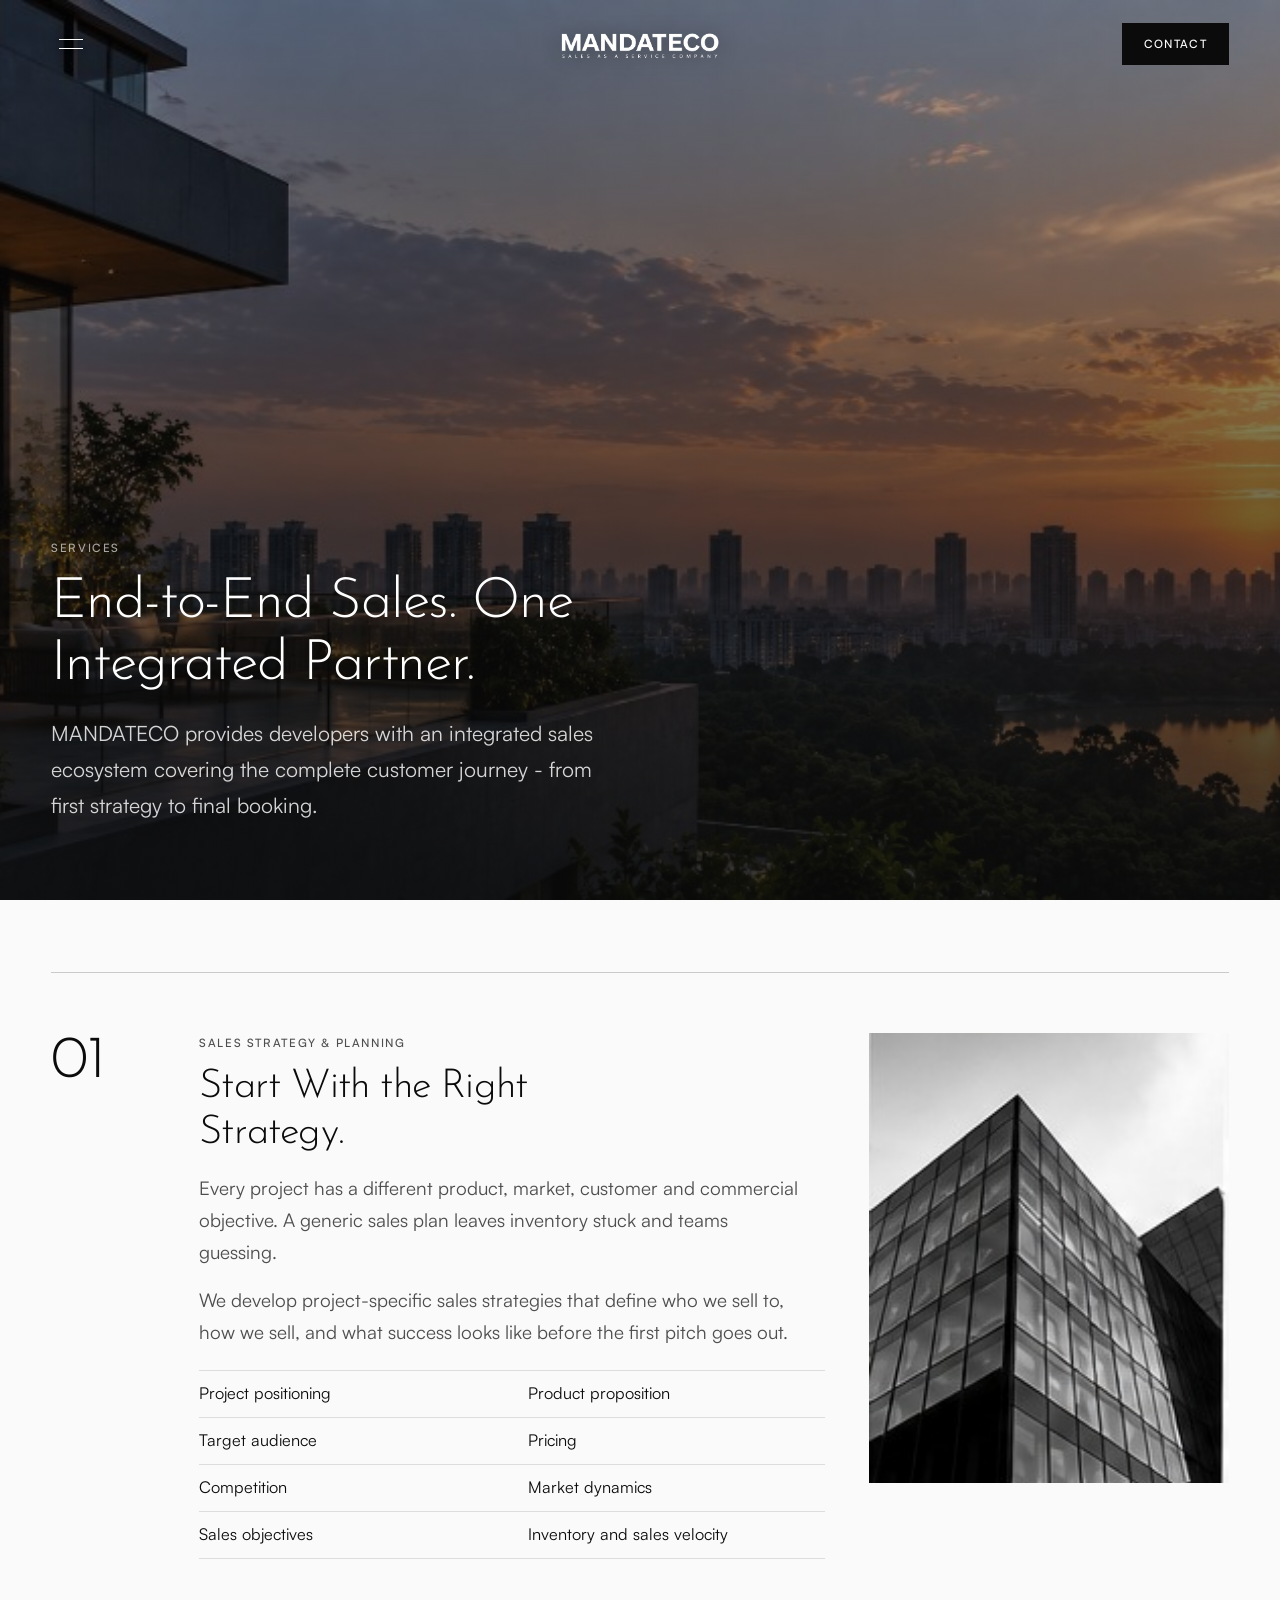
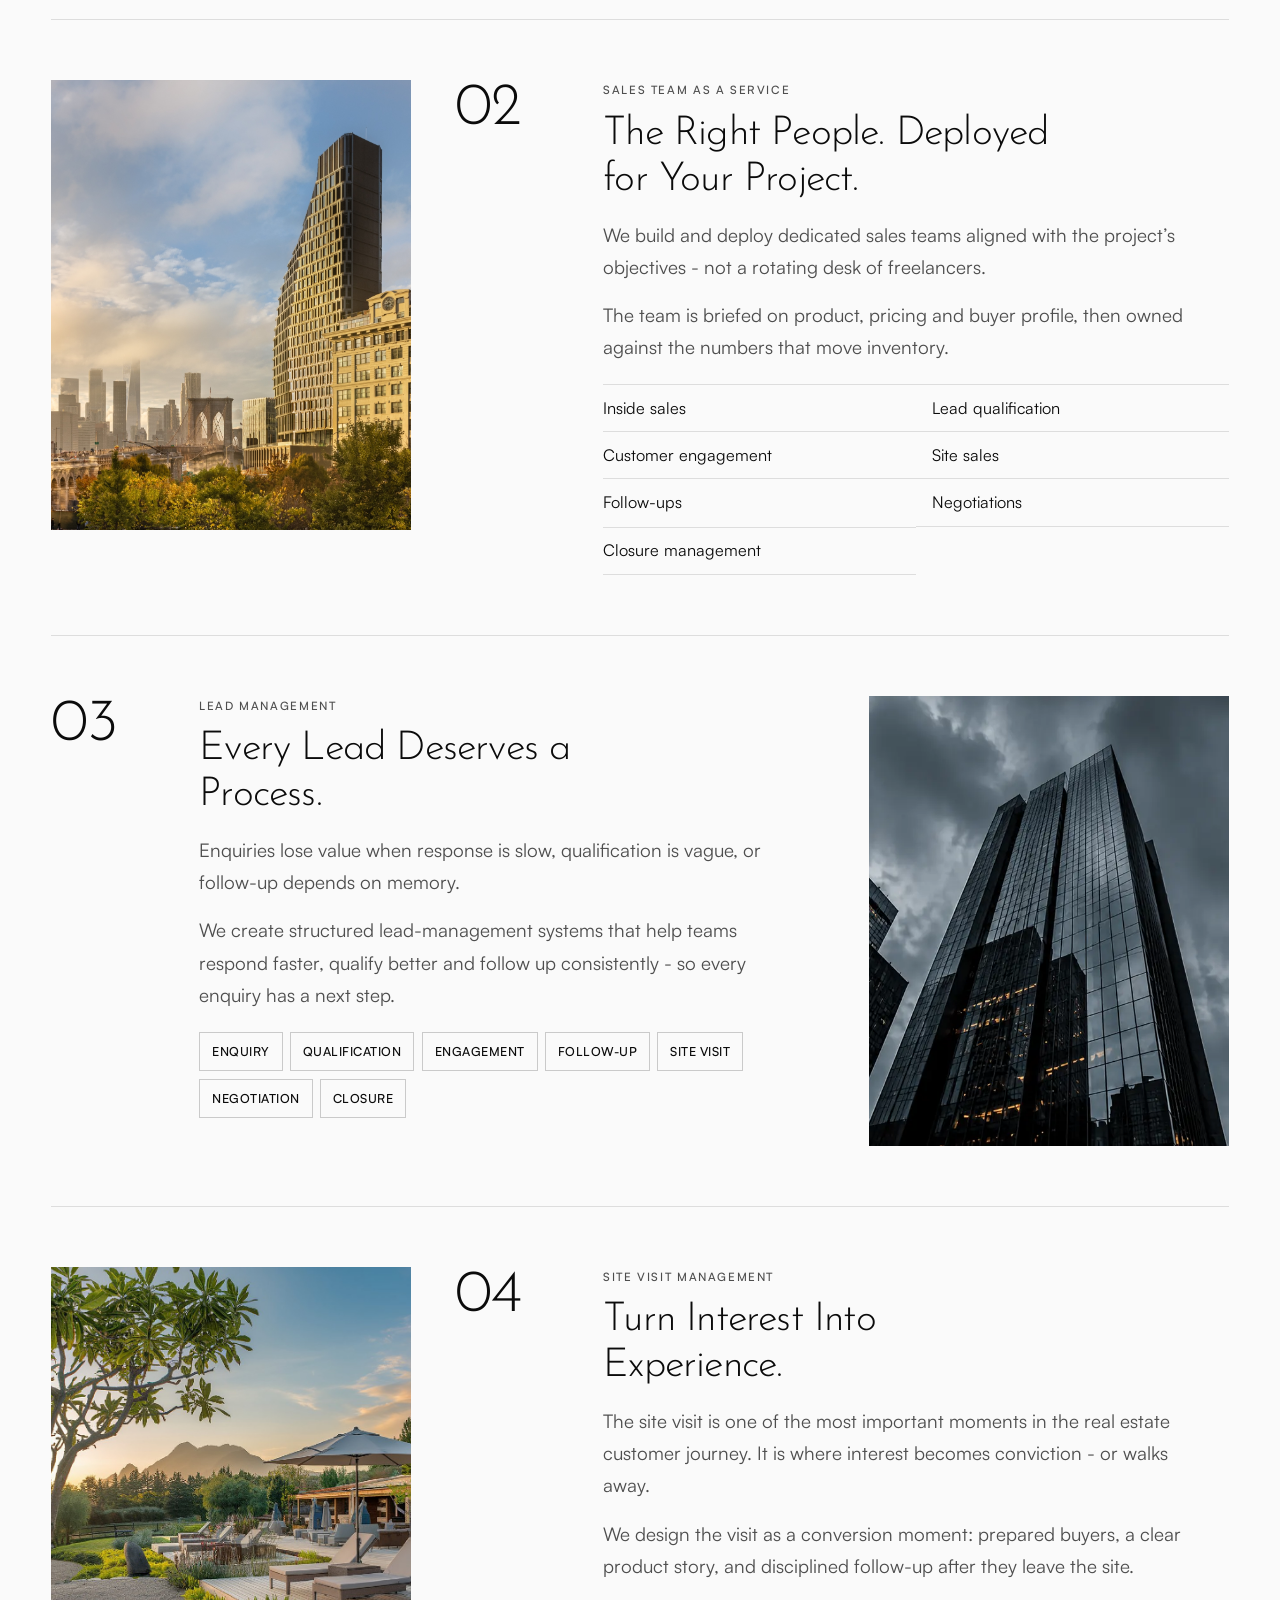
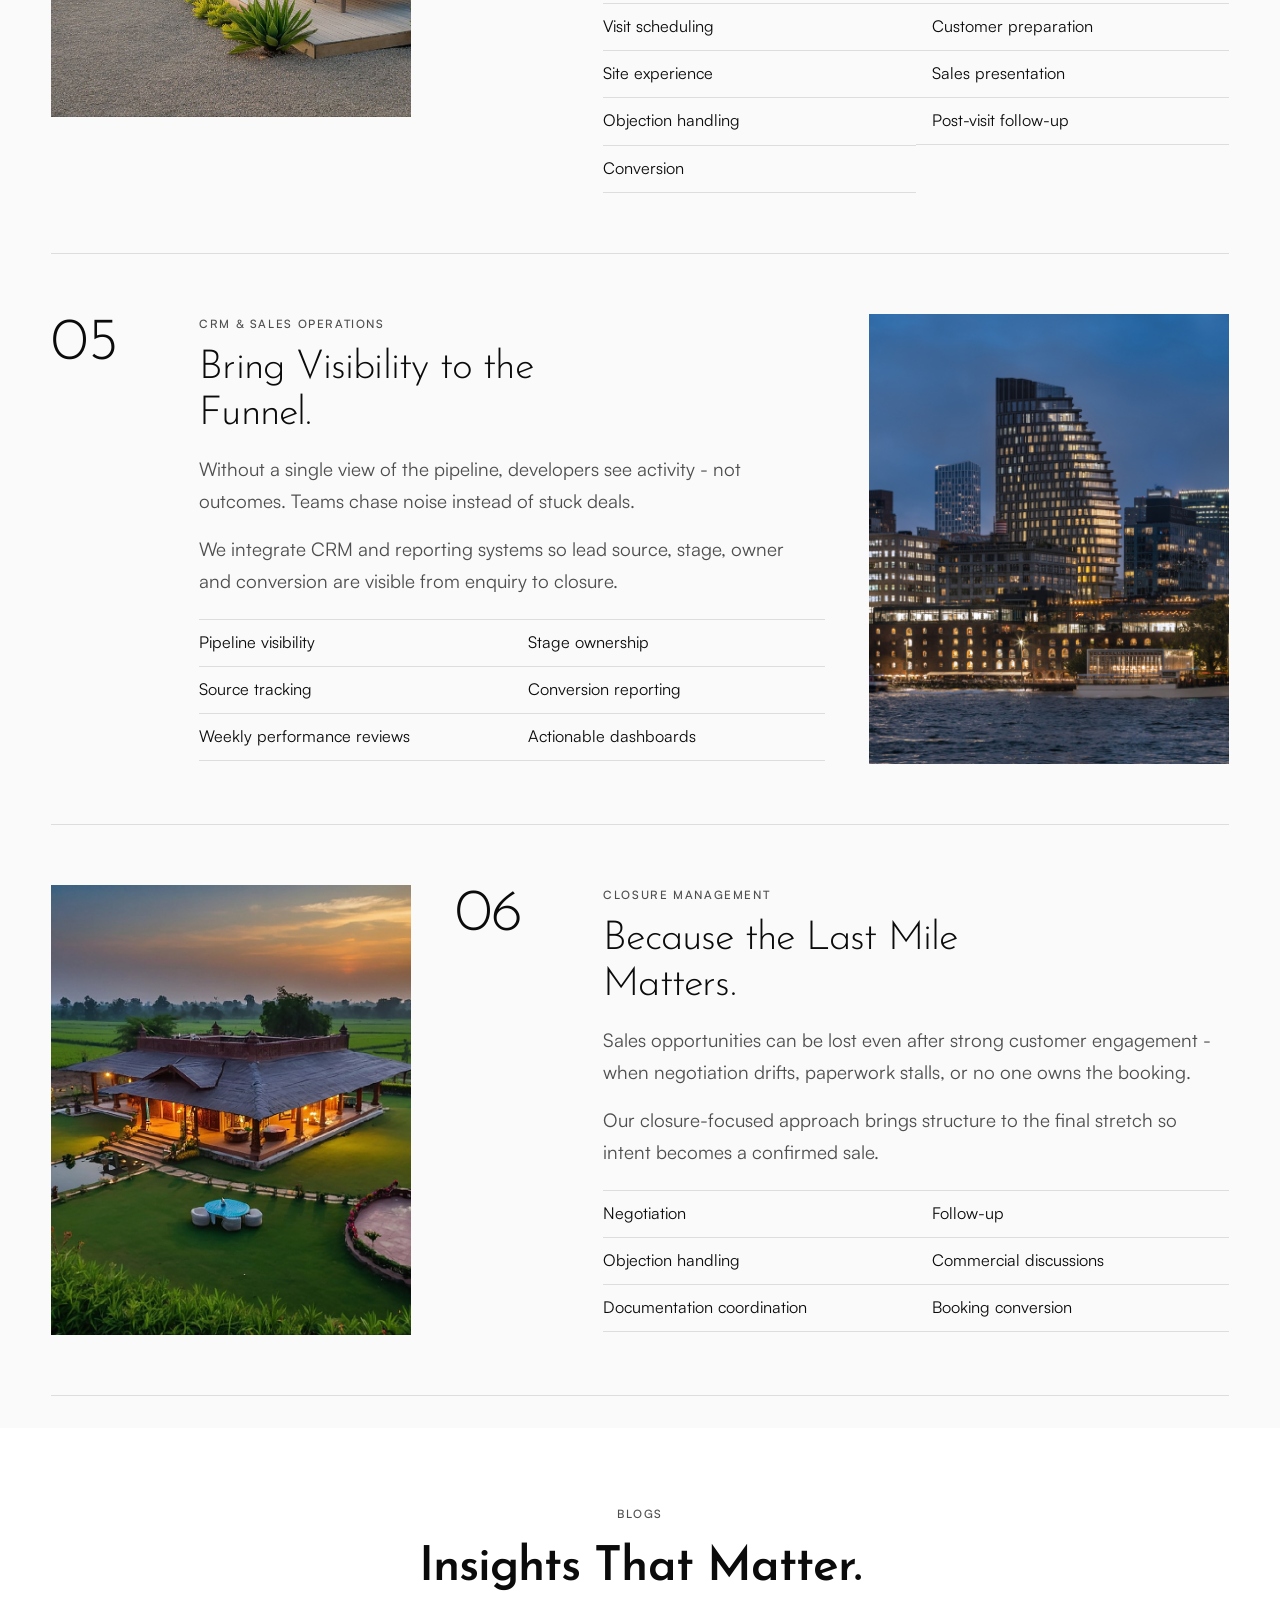
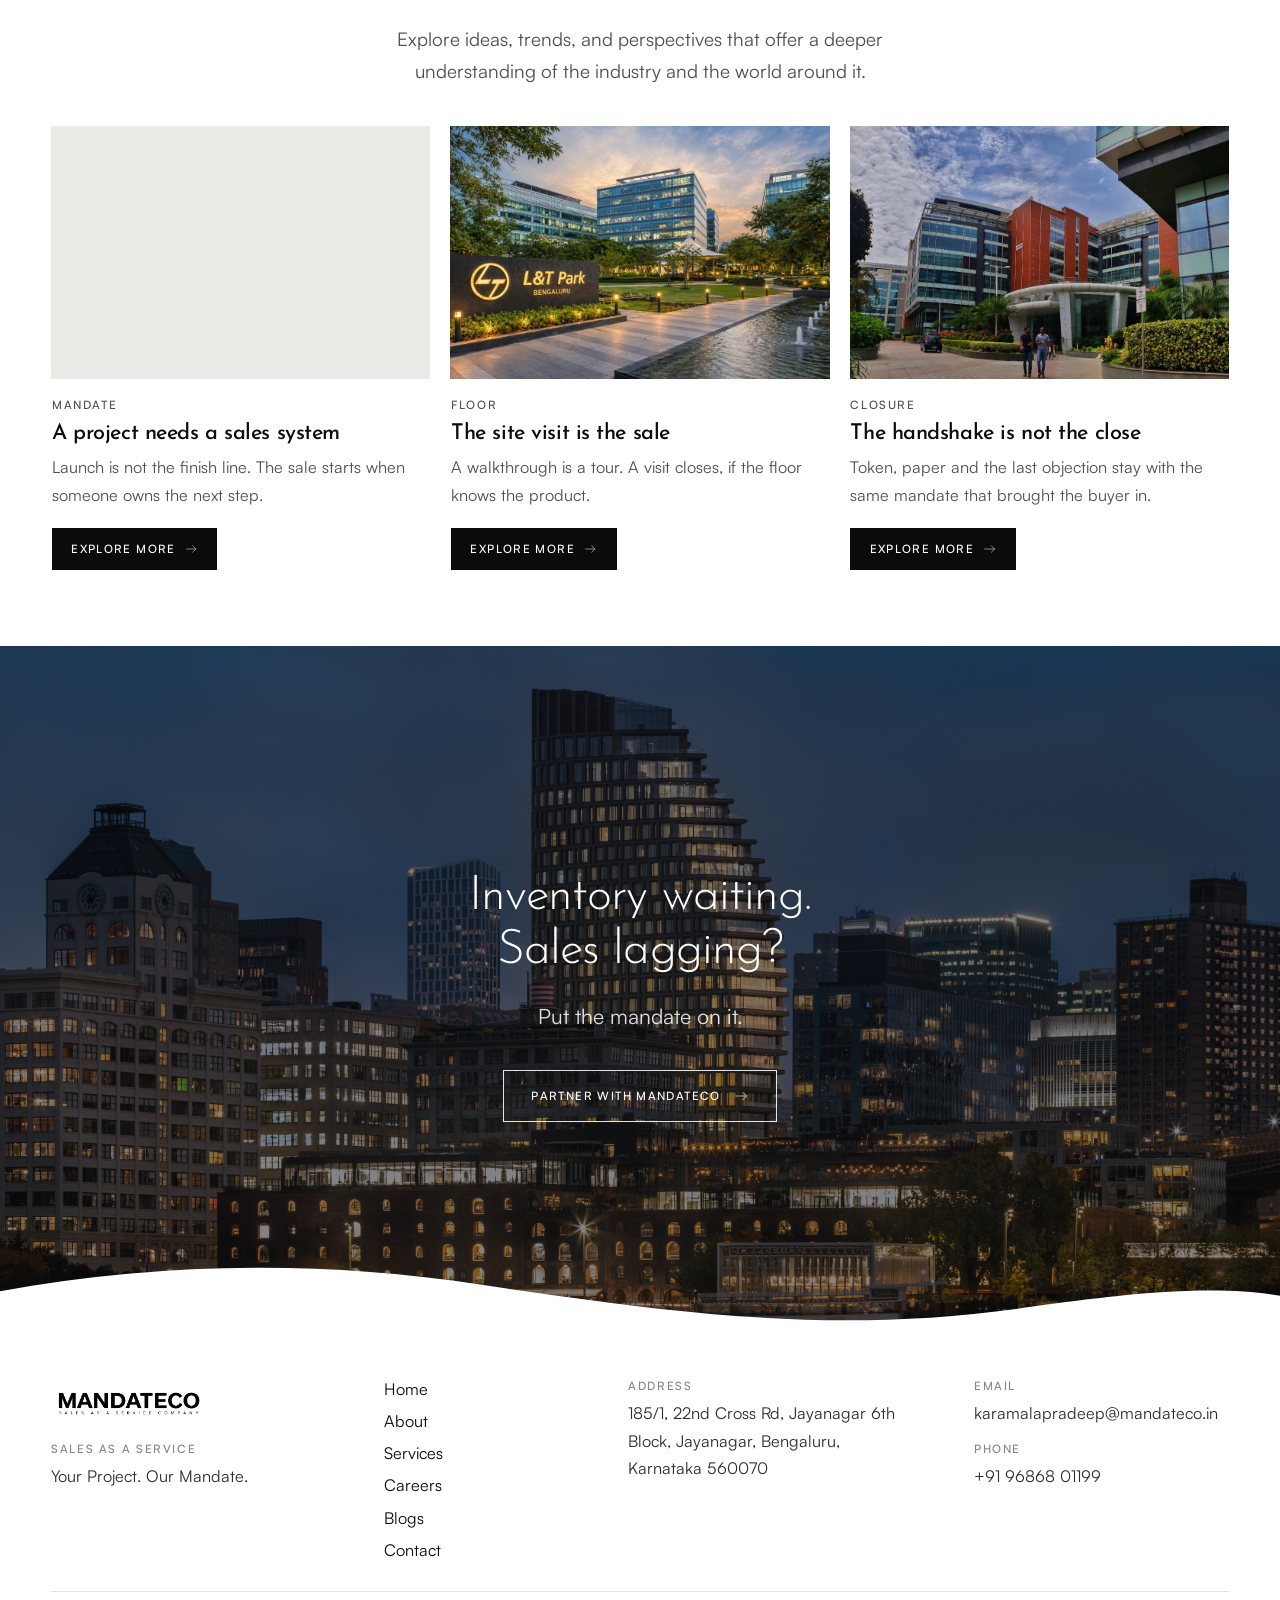
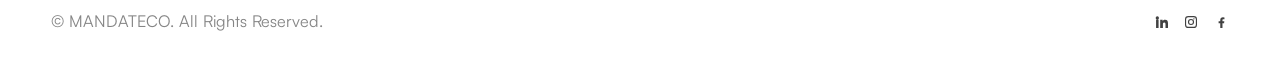
<file: services.html>
<!DOCTYPE html>
<html lang="en">
  <head>
    <meta charset="UTF-8" />
    <meta name="viewport" content="width=device-width, initial-scale=1.0" />
    <meta
      name="description"
      content="End-to-end sales for real estate. MANDATECO covers strategy, teams, lead management, site visits, CRM and closures."
    />
    <title>Services | MANDATECO</title>
    <link rel="stylesheet" href="css/style.css?v=svc-chart-sweep" />
  </head>
  <body>
    <a class="skip-link" href="#services-hero">Skip to content</a>

    <header class="site-header" id="site-header">
      <nav class="nav" aria-label="Primary">
        <button
          class="nav__toggle"
          type="button"
          aria-expanded="false"
          aria-controls="mobile-menu"
          aria-label="Open menu"
        >
          <span class="nav__toggle-line"></span>
          <span class="nav__toggle-line"></span>
        </button>

        <a class="nav__brand" href="index.html">
          <img
            class="nav__logo"
            src="assets/logo/mandateco-logo.png"
            alt="MANDATECO"
            width="220"
            height="48"
          />
        </a>

        <a class="nav__cta button-text" href="contact.html">Contact</a>
      </nav>
    </header>

    <div
      class="mobile-menu"
      id="mobile-menu"
      aria-hidden="true"
      role="dialog"
      aria-modal="true"
      aria-label="Menu"
    >
      <div class="mobile-menu__bg" aria-hidden="true"></div>
      <nav class="mobile-menu__nav" aria-label="Site">
        <a class="heading-md" href="index.html">Home</a>
        <a class="heading-md" href="about.html">About</a>
        <a class="heading-md" href="services.html">Services</a>
        <a class="heading-md" href="careers.html">Careers</a>
        <a class="heading-md" href="blog.html">Blogs</a>
        <a class="heading-md" href="contact.html">Contact</a>
      </nav>
    </div>

    <main>
      <section class="svc-hero" id="services-hero" aria-labelledby="svc-hero-title">
        <div class="svc-hero__media" aria-hidden="true">
          <img
            src="Public/images/services/banner.jpg"
            alt=""
            width="2400"
            height="1350"
            fetchpriority="high"
            decoding="async"
          />
        </div>
        <div class="svc-hero__inner">
          <p class="svc-hero__eyebrow label svc-hero__reveal">Services</p>
          <h1 class="svc-hero__title heading-xl svc-hero__reveal" id="svc-hero-title">
            End-to-End Sales. One Integrated Partner.
          </h1>
          <p class="svc-hero__lead description-lg svc-hero__reveal">
            MANDATECO provides developers with an integrated sales ecosystem covering
            the complete customer journey - from first strategy to final booking.
          </p>
        </div>
      </section>

      <section class="svc-list" aria-label="Service offerings">
        <div class="svc-list__inner">
          <article class="svc-row" id="strategy">
            <p class="svc-row__num" aria-hidden="true">01</p>
            <div class="svc-row__body">
              <p class="svc-row__label label">Sales Strategy &amp; Planning</p>
              <h2 class="svc-row__title heading-md">Start With the Right Strategy.</h2>
              <p class="description">
                Every project has a different product, market, customer and commercial
                objective. A generic sales plan leaves inventory stuck and teams guessing.
              </p>
              <p class="description">
                We develop project-specific sales strategies that define who we sell to,
                how we sell, and what success looks like before the first pitch goes out.
              </p>
              <ul class="svc-row__points">
                <li>Project positioning</li>
                <li>Product proposition</li>
                <li>Target audience</li>
                <li>Pricing</li>
                <li>Competition</li>
                <li>Market dynamics</li>
                <li>Sales objectives</li>
                <li>Inventory and sales velocity</li>
              </ul>
            </div>
            <figure class="svc-row__media">
              <img
                src="Public/images/about-building.jpg"
                alt="Building exterior used for strategy context"
                width="900"
                height="1100"
                loading="lazy"
                decoding="async"
              />
            </figure>
          </article>

          <article class="svc-row svc-row--flip" id="teams">
            <p class="svc-row__num" aria-hidden="true">02</p>
            <div class="svc-row__body">
              <p class="svc-row__label label">Sales Team as a Service</p>
              <h2 class="svc-row__title heading-md">
                The Right People. Deployed for Your Project.
              </h2>
              <p class="description">
                We build and deploy dedicated sales teams aligned with the project’s
                objectives - not a rotating desk of freelancers.
              </p>
              <p class="description">
                The team is briefed on product, pricing and buyer profile, then owned
                against the numbers that move inventory.
              </p>
              <ul class="svc-row__points">
                <li>Inside sales</li>
                <li>Lead qualification</li>
                <li>Customer engagement</li>
                <li>Site sales</li>
                <li>Follow-ups</li>
                <li>Negotiations</li>
                <li>Closure management</li>
              </ul>
            </div>
            <figure class="svc-row__media">
              <img
                src="Public/images/2022PB63_7179-5-scaled.jpg"
                alt="Sales and project environment"
                width="900"
                height="1100"
                loading="lazy"
                decoding="async"
              />
            </figure>
          </article>

          <article class="svc-row" id="leads">
            <p class="svc-row__num" aria-hidden="true">03</p>
            <div class="svc-row__body">
              <p class="svc-row__label label">Lead Management</p>
              <h2 class="svc-row__title heading-md">Every Lead Deserves a Process.</h2>
              <p class="description">
                Enquiries lose value when response is slow, qualification is vague, or
                follow-up depends on memory.
              </p>
              <p class="description">
                We create structured lead-management systems that help teams respond
                faster, qualify better and follow up consistently - so every enquiry has
                a next step.
              </p>
              <ol class="svc-row__flow">
                <li>Enquiry</li>
                <li>Qualification</li>
                <li>Engagement</li>
                <li>Follow-up</li>
                <li>Site Visit</li>
                <li>Negotiation</li>
                <li>Closure</li>
              </ol>
            </div>
            <figure class="svc-row__media">
              <img
                src="Public/images/start-skyline-b.webp"
                alt="City skyline representing demand and pipeline"
                width="900"
                height="1100"
                loading="lazy"
                decoding="async"
              />
            </figure>
          </article>

          <article class="svc-row svc-row--flip" id="visits">
            <p class="svc-row__num" aria-hidden="true">04</p>
            <div class="svc-row__body">
              <p class="svc-row__label label">Site Visit Management</p>
              <h2 class="svc-row__title heading-md">Turn Interest Into Experience.</h2>
              <p class="description">
                The site visit is one of the most important moments in the real estate
                customer journey. It is where interest becomes conviction - or walks away.
              </p>
              <p class="description">
                We design the visit as a conversion moment: prepared buyers, a clear
                product story, and disciplined follow-up after they leave the site.
              </p>
              <ul class="svc-row__points">
                <li>Visit scheduling</li>
                <li>Customer preparation</li>
                <li>Site experience</li>
                <li>Sales presentation</li>
                <li>Objection handling</li>
                <li>Post-visit follow-up</li>
                <li>Conversion</li>
              </ul>
            </div>
            <figure class="svc-row__media">
              <img
                src="Public/images/projects/sadhvana-garden.jpg"
                alt="Site experience at Sadhvana Farms"
                width="900"
                height="1100"
                loading="lazy"
                decoding="async"
              />
            </figure>
          </article>

          <article class="svc-row" id="crm">
            <p class="svc-row__num" aria-hidden="true">05</p>
            <div class="svc-row__body">
              <p class="svc-row__label label">CRM &amp; Sales Operations</p>
              <h2 class="svc-row__title heading-md">Bring Visibility to the Funnel.</h2>
              <p class="description">
                Without a single view of the pipeline, developers see activity - not
                outcomes. Teams chase noise instead of stuck deals.
              </p>
              <p class="description">
                We integrate CRM and reporting systems so lead source, stage, owner and
                conversion are visible from enquiry to closure.
              </p>
              <ul class="svc-row__points">
                <li>Pipeline visibility</li>
                <li>Stage ownership</li>
                <li>Source tracking</li>
                <li>Conversion reporting</li>
                <li>Weekly performance reviews</li>
                <li>Actionable dashboards</li>
              </ul>
            </div>
            <figure class="svc-row__media">
              <img
                src="Public/images/CTA.jpg"
                alt="Operations and project overview"
                width="900"
                height="1100"
                loading="lazy"
                decoding="async"
              />
            </figure>
          </article>

          <article class="svc-row svc-row--flip" id="closure">
            <p class="svc-row__num" aria-hidden="true">06</p>
            <div class="svc-row__body">
              <p class="svc-row__label label">Closure Management</p>
              <h2 class="svc-row__title heading-md">Because the Last Mile Matters.</h2>
              <p class="description">
                Sales opportunities can be lost even after strong customer engagement - when negotiation drifts, paperwork stalls, or no one owns the booking.
              </p>
              <p class="description">
                Our closure-focused approach brings structure to the final stretch so
                intent becomes a confirmed sale.
              </p>
              <ul class="svc-row__points">
                <li>Negotiation</li>
                <li>Follow-up</li>
                <li>Objection handling</li>
                <li>Commercial discussions</li>
                <li>Documentation coordination</li>
                <li>Booking conversion</li>
              </ul>
            </div>
            <figure class="svc-row__media">
              <img
                src="Public/images/projects/sadhvana-clubhouse.jpg"
                alt="Clubhouse setting for closing conversations"
                width="900"
                height="1100"
                loading="lazy"
                decoding="async"
              />
            </figure>
          </article>
        </div>
      </section>

      <section class="flow" id="process" aria-labelledby="flow-title" hidden>
        <div class="flow__inner">
          <article class="flow-card">
            <p class="flow-card__num" aria-hidden="true">07</p>
            <div class="flow-card__copy">
              <span class="flow-card__ico" aria-hidden="true">
                <svg viewBox="0 0 24 24"><path fill="currentColor" d="M4 19V5h2v12h3.2V9.2h2.1V17H14V7h2.1v10H19v2H4Z"/></svg>
              </span>
              <h2 class="flow-card__title heading-md">CRM &amp; Analytics</h2>
              <p class="flow-card__lead description-sm">
                Complete visibility. Smarter decisions.
              </p>
            </div>
            <ul class="flow-card__list">
              <li>Lead tracking</li>
              <li>Funnel analytics</li>
              <li>Sales dashboards</li>
              <li>Conversion reporting</li>
            </ul>
            <aside class="flow-card__stat">
              <p class="flow-card__stat-label">Sales Growth</p>
              <p class="flow-card__stat-value">+42%</p>
              <div class="flow-card__bars" aria-hidden="true">
                <span></span><span></span><span></span><span></span><span></span>
                <span></span><span></span>
              </div>
              <a class="flow-card__go" href="contact.html" aria-label="Talk to us about CRM">
                <img
                  src="Public/mandateco_icons_svg/arrow-right.svg"
                  alt=""
                  width="24"
                  height="24"
                />
              </a>
            </aside>
          </article>

          <header class="flow__head">
            <p class="flow__eyebrow label"><span>Our Process</span></p>
            <h2 class="flow__title heading-lg" id="flow-title">
              <span class="flow__line"><span>From Strategy to Success</span></span>
            </h2>
            <p class="flow__lead description">
              <span>
                A streamlined process designed to deliver measurable results at every stage.
              </span>
            </p>
          </header>

          <ol class="flow__steps">
            <li>
              <p class="flow__step-num" aria-hidden="true">01</p>
              <h3 class="flow__step-title">Understand Your Project</h3>
              <p class="description-sm">Goals, audience, USP, location insights</p>
            </li>
            <li>
              <p class="flow__step-num" aria-hidden="true">02</p>
              <h3 class="flow__step-title">Design Sales Strategy</h3>
              <p class="description-sm">Custom roadmap and execution plan</p>
            </li>
            <li>
              <p class="flow__step-num" aria-hidden="true">03</p>
              <h3 class="flow__step-title">Build &amp; Execute</h3>
              <p class="description-sm">Leads, team, process and tracking</p>
            </li>
            <li>
              <p class="flow__step-num" aria-hidden="true">04</p>
              <h3 class="flow__step-title">Drive Conversion</h3>
              <p class="description-sm">Site visits, negotiation and closures</p>
            </li>
            <li>
              <p class="flow__step-num" aria-hidden="true">05</p>
              <h3 class="flow__step-title">Measure &amp; Scale</h3>
              <p class="description-sm">Insights, optimisation and continuous growth</p>
            </li>
          </ol>
        </div>

        <div class="flow-stats">
          <div class="flow-stats__inner">
            <article>
              <p class="flow-stats__value" data-count="2.5" data-decimals="1" data-suffix="x">2.5x</p>
              <p class="flow-stats__label">Higher Conversion Rates</p>
            </article>
            <article>
              <p class="flow-stats__value" data-count="40" data-suffix="%">40%</p>
              <p class="flow-stats__label">Lower Cost per Acquisition</p>
            </article>
            <article>
              <p class="flow-stats__value" data-count="100" data-suffix="+">100+</p>
              <p class="flow-stats__label">Projects Supported</p>
            </article>
            <article>
              <p class="flow-stats__value" data-count="1" data-suffix="M+">1M+</p>
              <p class="flow-stats__label">Qualified Leads Generated</p>
            </article>
          </div>
        </div>
      </section>

      <section class="blog" id="blogs" aria-labelledby="blogs-title">
        <div class="blog__inner">
          <header class="blog__head">
            <p class="blog__eyebrow label">
              <span>Blogs</span>
            </p>
            <h2 class="blog__title heading-lg" id="blogs-title">
              <span class="blog__line"><span>Insights That Matter.</span></span>
            </h2>
            <p class="blog__lead description">
              <span>
                Explore ideas, trends, and perspectives that offer a deeper understanding of the industry and the world around it.
              </span>
            </p>
          </header>

          <div class="blog__grid">
            <article class="blog__card">
              <figure class="blog__figure">
                <img
                  src="Public/images/blog/city-night.png"
                  alt="City skyline and highway at dusk"
                  width="1600"
                  height="900"
                  loading="lazy"
                  decoding="async"
                />
              </figure>
              <div class="blog__meta">
                <p class="blog__type label">Mandate</p>
                <h3 class="blog__name">A project needs a sales system</h3>
                <p class="blog__note description-sm">
                  Launch is not the finish line. The sale starts when someone
                  owns the next step.
                </p>
                <a class="blog__more btn btn--solid button-text" href="blog.html#article-mandate">
                  Explore more
                  <img
                    src="Public/mandateco_icons_svg/arrow-right.svg"
                    alt=""
                    width="24"
                    height="24"
                  />
                </a>
              </div>
            </article>

            <article class="blog__card">
              <figure class="blog__figure">
                <img
                  src="Public/images/blog/lt-park.jpg"
                  alt="Campus grounds at L&T Park, Bengaluru"
                  width="1200"
                  height="800"
                  loading="lazy"
                  decoding="async"
                />
              </figure>
              <div class="blog__meta">
                <p class="blog__type label">Floor</p>
                <h3 class="blog__name">The site visit is the sale</h3>
                <p class="blog__note description-sm">
                  A walkthrough is a tour. A visit closes, if the floor knows
                  the product.
                </p>
                <a class="blog__more btn btn--solid button-text" href="blog.html#article-floor">
                  Explore more
                  <img
                    src="Public/mandateco_icons_svg/arrow-right.svg"
                    alt=""
                    width="24"
                    height="24"
                  />
                </a>
              </div>
            </article>

            <article class="blog__card">
              <figure class="blog__figure">
                <img
                  src="Public/images/blog/campus.jpg"
                  alt="Office campus entrance"
                  width="1200"
                  height="800"
                  loading="lazy"
                  decoding="async"
                />
              </figure>
              <div class="blog__meta">
                <p class="blog__type label">Closure</p>
                <h3 class="blog__name">The handshake is not the close</h3>
                <p class="blog__note description-sm">
                  Token, paper and the last objection stay with the same mandate
                  that brought the buyer in.
                </p>
                <a class="blog__more btn btn--solid button-text" href="blog.html#article-closure">
                  Explore more
                  <img
                    src="Public/mandateco_icons_svg/arrow-right.svg"
                    alt=""
                    width="24"
                    height="24"
                  />
                </a>
              </div>
            </article>
          </div>
        </div>
      </section>

      <section class="closer" id="contact" aria-labelledby="contact-title">
        <div class="closer__media" aria-hidden="true">
          <img
            src="Public/images/CTA.jpg"
            alt=""
            width="2400"
            height="1600"
            loading="lazy"
            decoding="async"
          />
        </div>
        <div class="closer__inner">
          <h2 class="closer__title heading-lg" id="contact-title">
            <span class="closer__line"><span>Inventory waiting.</span></span>
            <span class="closer__line"><span>Sales lagging?</span></span>
          </h2>
          <p class="closer__lead description-lg">
            Put the mandate on it.
          </p>
          <a class="closer__cta button-text" href="contact.html">
            Partner with MANDATECO
            <img
              src="Public/mandateco_icons_svg/arrow-right.svg"
              alt=""
              width="24"
              height="24"
            />
          </a>
        </div>
        <div class="closer__wave" aria-hidden="true">
          <svg viewBox="0 0 1440 90" preserveAspectRatio="none">
            <path
              fill="currentColor"
              d="M0,38 C180,12 360,10 540,32 C760,58 940,78 1160,52 C1300,36 1380,34 1440,42 L1440,90 L0,90 Z"
            />
          </svg>
        </div>
      </section>
    </main>

    <footer class="site-footer">
      <div class="footer__inner">
        <div class="footer__grid">
          <div class="footer__col">
            <a class="footer__brand" href="index.html">
              <img
                class="footer__logo"
                src="assets/logo/mandateco-logo.png"
                alt="MANDATECO"
                width="220"
                height="48"
              />
            </a>
            <p class="footer__kicker label">Sales as a Service</p>
            <p class="footer__line description-sm">Your Project. Our Mandate.</p>
          </div>

          <nav class="footer__col" aria-label="Footer">
            <ul class="footer__list description-sm">
              <li><a href="index.html">Home</a></li>
              <li><a href="about.html">About</a></li>
              <li><a href="services.html">Services</a></li>
              <li><a href="careers.html">Careers</a></li>
              <li><a href="blog.html">Blogs</a></li>
              <li><a href="contact.html">Contact</a></li>
            </ul>
          </nav>

          <div class="footer__col">
            <p class="footer__heading label">Address</p>
            <p class="footer__line description-sm">
              <a
                href="https://maps.google.com/?q=185/1,+22nd+Cross+Rd,+Jayanagar+6th+Block,+Jayanagar,+Bengaluru,+Karnataka+560070"
                target="_blank"
                rel="noopener noreferrer"
              >
                185/1, 22nd Cross Rd, Jayanagar 6th Block, Jayanagar, Bengaluru,
                Karnataka 560070
              </a>
            </p>
          </div>

          <div class="footer__col">
            <p class="footer__heading label">Email</p>
            <p class="footer__line description-sm">
              <a href="mailto:karamalapradeep@mandateco.in">karamalapradeep@mandateco.in</a>
            </p>
            <p class="footer__heading label">Phone</p>
            <p class="footer__line description-sm">
              <a href="tel:+919686801199">+91 96868 01199</a>
            </p>
          </div>
        </div>

        <div class="footer__bar">
          <p class="footer__copy description-sm">
            © MANDATECO. All Rights Reserved.
          </p>
          <ul class="footer__social">
            <li>
              <a href="#" aria-label="LinkedIn">
                <svg viewBox="0 0 24 24" aria-hidden="true">
                  <path
                    fill="currentColor"
                    d="M4.98 3.5A2.48 2.48 0 1 1 2.5 6a2.48 2.48 0 0 1 2.48-2.5ZM3.1 8.75h3.76V21H3.1V8.75ZM9.3 8.75h3.6v1.67h.05c.5-.95 1.73-1.95 3.56-1.95 3.8 0 4.5 2.5 4.5 5.76V21h-3.76v-5.4c0-1.29-.02-2.95-1.8-2.95-1.8 0-2.08 1.4-2.08 2.85V21H9.3V8.75Z"
                  />
                </svg>
              </a>
            </li>
            <li>
              <a href="#" aria-label="Instagram">
                <svg viewBox="0 0 24 24" aria-hidden="true">
                  <path
                    fill="currentColor"
                    d="M8 3h8a5 5 0 0 1 5 5v8a5 5 0 0 1-5 5H8a5 5 0 0 1-5-5V8a5 5 0 0 1 5-5Zm0 1.7A3.3 3.3 0 0 0 4.7 8v8A3.3 3.3 0 0 0 8 19.3h8A3.3 3.3 0 0 0 19.3 16V8A3.3 3.3 0 0 0 16 4.7H8Zm8.4 1.55a1.05 1.05 0 1 1 0 2.1 1.05 1.05 0 0 1 0-2.1ZM12 7.4A4.6 4.6 0 1 1 7.4 12 4.6 4.6 0 0 1 12 7.4Zm0 1.7A2.9 2.9 0 1 0 14.9 12 2.9 2.9 0 0 0 12 9.1Z"
                  />
                </svg>
              </a>
            </li>
            <li>
              <a href="#" aria-label="Facebook">
                <svg viewBox="0 0 24 24" aria-hidden="true">
                  <path
                    fill="currentColor"
                    d="M14.2 21v-7.2h2.42l.36-2.8h-2.78V9.2c0-.81.22-1.36 1.39-1.36H17.2V5.32A19.4 19.4 0 0 0 14.86 5C12.5 5 10.9 6.44 10.9 9v1.99H8.4v2.8h2.5V21h3.3Z"
                  />
                </svg>
              </a>
            </li>
          </ul>
        </div>
      </div>
    </footer>

    <script src="js/main.js?v=svc-flow-anim"></script>
  </body>
</html>
</file>
<file: css/style.css>
@font-face {
  font-family: "Josefin Sans";
  src: url("../fonts/JosefinSans-VariableFont_wght.ttf") format("truetype");
  font-weight: 100 700;
  font-style: normal;
  font-display: swap;
}

@font-face {
  font-family: "Satoshi";
  src: url("../fonts/Satoshi-Light.otf") format("opentype");
  font-weight: 300;
  font-style: normal;
  font-display: swap;
}

@font-face {
  font-family: "Satoshi";
  src: url("../fonts/Satoshi-Regular.otf") format("opentype");
  font-weight: 400;
  font-style: normal;
  font-display: swap;
}

@font-face {
  font-family: "Satoshi";
  src: url("../fonts/Satoshi-Medium.otf") format("opentype");
  font-weight: 500;
  font-style: normal;
  font-display: swap;
}

@font-face {
  font-family: "Satoshi";
  src: url("../fonts/Satoshi-Bold.otf") format("opentype");
  font-weight: 700;
  font-style: normal;
  font-display: swap;
}

:root {
  --white: #ffffff;
  --offwhite: #ffffff;
  --black: #0b0b0b;
  --black-soft: rgba(11, 11, 11, 0.72);
  --hairline: rgba(11, 11, 11, 0.12);
  --hairline-strong: rgba(11, 11, 11, 0.2);

  --font-display: "Josefin Sans", sans-serif;
  --font-body: "Satoshi", sans-serif;

  --nav-h: 88px;
  --pad-x: clamp(1.25rem, 4vw, 4.5rem);
  --section-y: clamp(2.75rem, 6vw, 4.75rem);
  --max: 1280px;

  --text-hero: 2.75rem;
  --text-xl: 2.25rem;
  --text-lg: 2rem;
  --text-md: 1.75rem;
  --text-desc-lg: 1.05rem;
  --text-desc: 1rem;
  --text-desc-sm: 0.92rem;
  --text-label: 0.64rem;
  --text-btn: 0.64rem;
  --leading-hero: 1.05;
  --leading-xl: 1.1;
  --leading-lg: 1.12;
  --leading-md: 1.15;
  --leading-body: 1.7;
  --tracking-tight: -0.02em;
  --tracking-label: 0.14em;
  --tracking-btn: 0.12em;
}

@media (min-width: 768px) {
  :root {
    --text-hero: 3.5rem;
    --text-xl: 3rem;
    --text-lg: 2.5rem;
    --text-md: 2.15rem;
    --text-desc-lg: 1.18rem;
    --text-desc: 1.1rem;
    --text-desc-sm: 0.98rem;
    --text-label: 0.68rem;
    --text-btn: 0.68rem;
  }
}

@media (min-width: 1024px) {
  :root {
    --text-hero: 4.35rem;
    --text-xl: 3.5rem;
    --text-lg: 3rem;
    --text-md: 2.5rem;
    --text-desc-lg: 1.32rem;
    --text-desc: 1.18rem;
    --text-desc-sm: 1.02rem;
    --text-label: 0.72rem;
    --text-btn: 0.72rem;
  }
}

*,
*::before,
*::after {
  box-sizing: border-box;
}

html {
  scroll-behavior: auto;
}

html,
body {
  margin: 0;
  padding: 0;
}

body {
  font-family: var(--font-body);
  font-weight: 400;
  color: var(--black);
  background: var(--white);
  line-height: var(--leading-body);
  -webkit-font-smoothing: antialiased;
}

body.menu-open {
  overflow: hidden;
}

.hero-heading,
.heading-xl,
.heading-lg,
.heading-md,
.heading-journey,
.heading-why {
  font-family: var(--font-display);
  font-style: normal;
  overflow-wrap: break-word;
}

.hero-heading,
.heading-xl,
.heading-lg,
.heading-md {
  font-weight: 300;
}

.heading-journey,
.heading-why {
  font-weight: 600;
}

.hero-heading {
  font-size: var(--text-hero);
  line-height: var(--leading-hero);
  letter-spacing: var(--tracking-tight);
}

.heading-xl,
.heading-journey,
.heading-why {
  font-size: var(--text-xl);
  line-height: var(--leading-xl);
  letter-spacing: var(--tracking-tight);
}

.heading-lg {
  font-size: var(--text-lg);
  line-height: var(--leading-lg);
  letter-spacing: var(--tracking-tight);
}

.heading-md {
  font-size: var(--text-md);
  line-height: var(--leading-md);
  letter-spacing: var(--tracking-tight);
}

.description-lg,
.description,
.description-sm {
  font-family: var(--font-body);
  font-weight: 400;
  line-height: var(--leading-body);
}

.description-lg {
  font-size: var(--text-desc-lg);
}

.description {
  font-size: var(--text-desc);
}

.description-sm {
  font-size: var(--text-desc-sm);
}

.label,
.button-text {
  font-family: var(--font-body);
  font-weight: 500;
  text-transform: uppercase;
}

.label {
  font-size: var(--text-label);
  letter-spacing: var(--tracking-label);
}

.button-text {
  font-size: var(--text-btn);
  letter-spacing: var(--tracking-btn);
}

img {
  max-width: 100%;
  display: block;
}

a {
  color: inherit;
  text-decoration: none;
}

button {
  font-family: inherit;
  background: none;
  border: 0;
  padding: 0;
  cursor: pointer;
  color: inherit;
}

.skip-link {
  position: absolute;
  left: 1rem;
  top: -100px;
  z-index: 200;
  background: var(--black);
  color: var(--white);
  padding: 0.65rem 1rem;
  font-size: 0.8rem;
  letter-spacing: 0.08em;
  text-transform: uppercase;
}

.skip-link:focus {
  top: 1rem;
}

/* -------------------------------------------------------------------------- */
/* Header: transparent overlay, logo center                                   */
/* -------------------------------------------------------------------------- */

.site-header {
  position: fixed;
  top: 0;
  left: 0;
  right: 0;
  z-index: 50;
  background: transparent;
  border-bottom: 1px solid transparent;
  transition: background 0.35s ease, border-color 0.35s ease;
}

.site-header.is-scrolled:not(.is-menu-open) {
  background: rgba(255, 255, 255, 0.96);
  border-bottom-color: transparent;
}

.site-header.is-menu-open {
  background: transparent;
  border-bottom-color: rgba(255, 255, 255, 0.12);
}

.site-header.is-scrolled:not(.is-menu-open) .nav__toggle-line {
  background: var(--black);
  box-shadow: none;
}

.site-header.is-scrolled:not(.is-menu-open) .nav__logo {
  filter: none;
}

.nav {
  display: grid;
  grid-template-columns: 1fr auto 1fr;
  align-items: center;
  min-height: var(--nav-h);
  padding: 0 var(--pad-x);
  gap: 1rem;
}

.nav__toggle {
  justify-self: start;
  display: block;
  width: 40px;
  height: 40px;
  position: relative;
}

.nav__toggle-line {
  position: absolute;
  left: 8px;
  right: 8px;
  height: 1px;
  background: var(--white);
  box-shadow: 0 1px 4px rgba(0, 0, 0, 0.45);
  transition: transform 0.45s cubic-bezier(0.16, 1, 0.3, 1),
    top 0.45s cubic-bezier(0.16, 1, 0.3, 1), background 0.35s ease, box-shadow 0.35s ease;
}

.nav__toggle-line:first-child {
  top: 15px;
}

.nav__toggle-line:last-child {
  top: 24px;
}

.nav__toggle[aria-expanded="true"] .nav__toggle-line:first-child {
  top: 19px;
  transform: rotate(45deg);
}

.nav__toggle[aria-expanded="true"] .nav__toggle-line:last-child {
  top: 19px;
  transform: rotate(-45deg);
}

.nav__brand {
  justify-self: center;
  display: flex;
  align-items: center;
}

.nav__logo {
  height: 58px;
  width: auto;
  filter: invert(1) drop-shadow(0 2px 10px rgba(0, 0, 0, 0.35));
  transition: filter 0.35s ease;
}

.nav__cta {
  justify-self: end;
  display: inline-flex;
  align-items: center;
  justify-content: center;
  min-height: 42px;
  padding: 0 1.35rem;
  position: relative;
  isolation: isolate;
  overflow: hidden;
  z-index: 1;
  background: var(--black);
  color: var(--white);
  transform: translateZ(0);
  backface-visibility: hidden;
  transition: color 0.45s cubic-bezier(0.16, 1, 0.3, 1);
}

.nav__cta::before {
  content: "";
  position: absolute;
  inset: 0;
  z-index: -1;
  background: var(--white);
  transform: scaleY(0);
  transform-origin: bottom center;
  transition: transform 0.5s cubic-bezier(0.16, 1, 0.3, 1);
}

.nav__cta:hover,
.nav__cta:focus-visible {
  color: var(--black);
}

.nav__cta:hover::before,
.nav__cta:focus-visible::before {
  transform: scaleY(1);
}

/* -------------------------------------------------------------------------- */
/* Menu overlay: all breakpoints                                              */
/* -------------------------------------------------------------------------- */

.mobile-menu {
  display: flex;
  align-items: center;
  justify-content: center;
  position: fixed;
  inset: 0;
  z-index: 40;
  padding: calc(var(--nav-h) + 1.5rem) var(--pad-x) 2.5rem;
  color: var(--white);
  text-align: center;
  visibility: hidden;
  pointer-events: none;
  transition: visibility 0s linear 0.55s;
}

.mobile-menu__bg {
  position: absolute;
  inset: 0;
  background: #161616 url("../Public/images/bg-menu-full.jpg") center / cover no-repeat;
  opacity: 0;
  transform: scale(1.08);
  transition: opacity 0.55s ease, transform 1.05s cubic-bezier(0.16, 1, 0.3, 1);
}

.mobile-menu__bg::after {
  content: "";
  position: absolute;
  inset: 0;
  background: rgba(11, 11, 11, 0.38);
}

.mobile-menu.is-open {
  visibility: visible;
  pointer-events: auto;
  transition: visibility 0s linear 0s;
}

.mobile-menu.is-open .mobile-menu__bg {
  opacity: 1;
  transform: scale(1);
}

.mobile-menu__nav {
  position: relative;
  z-index: 1;
  display: flex;
  flex-direction: column;
  align-items: center;
  gap: 1.35rem;
  width: min(100%, 36rem);
}

.mobile-menu__nav a {
  color: var(--white);
  opacity: 0;
  transform: translateY(22px);
  transition: opacity 0.35s ease, transform 0.35s ease;
}

.mobile-menu.is-open .mobile-menu__nav a {
  opacity: 1;
  transform: none;
  transition: opacity 0.65s ease, transform 0.8s cubic-bezier(0.16, 1, 0.3, 1);
}

.mobile-menu.is-open .mobile-menu__nav a:nth-child(1) { transition-delay: 0.12s; }
.mobile-menu.is-open .mobile-menu__nav a:nth-child(2) { transition-delay: 0.18s; }
.mobile-menu.is-open .mobile-menu__nav a:nth-child(3) { transition-delay: 0.24s; }
.mobile-menu.is-open .mobile-menu__nav a:nth-child(4) { transition-delay: 0.3s; }
.mobile-menu.is-open .mobile-menu__nav a:nth-child(5) { transition-delay: 0.36s; }
.mobile-menu.is-open .mobile-menu__nav a:nth-child(6) { transition-delay: 0.42s; }
.mobile-menu.is-open .mobile-menu__nav a:nth-child(7) { transition-delay: 0.48s; }

.mobile-menu.is-open .mobile-menu__nav a:hover,
.mobile-menu.is-open .mobile-menu__nav a:focus-visible {
  opacity: 0.7;
}

/* -------------------------------------------------------------------------- */
/* Hero                                                                       */
/* -------------------------------------------------------------------------- */

.hero {
  position: relative;
  min-height: 100svh;
  display: flex;
  flex-direction: column;
  justify-content: center;
  overflow: hidden;
  background: var(--black);
  color: var(--white);
}

.hero__media {
  position: absolute;
  inset: 0;
  z-index: 0;
}

.hero__media::after {
  content: "";
  position: absolute;
  inset: 0;
  z-index: 2;
  background: rgba(11, 11, 11, 0.28);
  pointer-events: none;
}

.hero__media img {
  position: absolute;
  inset: 0;
  width: 100%;
  height: 100%;
  object-fit: cover;
  object-position: center;
  opacity: 0;
  transform: scale(1.08);
  transition: opacity 1.4s ease;
  backface-visibility: hidden;
}

.hero__media img.is-active {
  opacity: 1 !important;
  z-index: 1;
  animation: heroZoom 7.5s ease-out forwards;
}

.hero.is-away .hero__media img.is-active {
  animation-play-state: paused;
}

.hero__inner {
  position: relative;
  z-index: 3;
  width: 100%;
  margin: 0;
  display: flex;
  justify-content: center;
  align-items: center;
  min-height: 100svh;
  padding: calc(var(--nav-h) + 1.5rem) var(--pad-x) 3rem;
  isolation: isolate;
  transform: translateZ(0);
  backface-visibility: hidden;
}

.hero__stage {
  display: flex;
  flex-direction: column;
  align-items: center;
  text-align: center;
  width: 100%;
}

.hero__title {
  margin: 0 auto;
  width: 100%;
  color: var(--white);
  text-shadow: 0 8px 40px rgba(0, 0, 0, 0.35);
  font-size: clamp(1.65rem, 4.6vw, 4.2rem);
  line-height: 1.05;
}

.hero__line {
  display: block;
}

.hero__line span {
  display: block;
  opacity: 0;
  transform: translateY(28px);
  transition: opacity 0.9s ease, transform 1s cubic-bezier(0.16, 1, 0.3, 1);
}

.hero.is-ready .hero__line span {
  opacity: 1;
  transform: none;
}

.hero.is-ready .hero__line:nth-child(2) span {
  transition-delay: 0.1s;
}

.hero.is-ready .hero__line:nth-child(3) span {
  transition-delay: 0.2s;
}

.hero.is-ready .hero__line:nth-child(4) span {
  transition-delay: 0.3s;
}

@media (min-width: 700px) {
  .hero__line span {
    white-space: nowrap;
  }
}

.hero__eyebrow {
  margin: 0 0 1.35rem;
  color: var(--white);
  text-shadow: 0 2px 18px rgba(0, 0, 0, 0.45);
}

.hero__actions {
  display: flex;
  flex-wrap: wrap;
  align-items: center;
  justify-content: center;
  gap: 0.85rem 1.6rem;
  margin-top: 1.65rem;
}

.hero__reveal {
  opacity: 0;
  transform: translateY(18px);
  transition: opacity 0.9s ease, transform 0.9s ease;
}

.hero.is-ready .hero__reveal {
  opacity: 1;
  transform: none;
}

.hero.is-ready .hero__eyebrow {
  transition-delay: 0.12s;
}

.hero.is-ready .hero__actions.hero__reveal {
  opacity: 0;
  transform: translateY(18px);
  transition: none;
  animation: heroActionsIn 0.85s cubic-bezier(0.16, 1, 0.3, 1) 0.55s both;
}

@keyframes heroZoom {
  to {
    transform: scale(1);
  }
}

@keyframes heroActionsIn {
  from {
    opacity: 0;
    transform: translateY(18px);
  }
  to {
    opacity: 1;
    transform: none;
  }
}

.btn {
  display: inline-flex;
  align-items: center;
  justify-content: center;
  position: relative;
  isolation: isolate;
  overflow: hidden;
  z-index: 1;
  min-height: 48px;
  padding: 0 1.55rem;
  transform: translateZ(0);
  backface-visibility: hidden;
  transition: color 0.45s cubic-bezier(0.16, 1, 0.3, 1);
}

.btn img {
  position: relative;
  z-index: 1;
}

.btn--solid {
  background: var(--black);
  color: var(--white);
}

.btn--solid::before {
  content: "";
  position: absolute;
  inset: 0;
  z-index: -1;
  background: var(--white);
  transform: scaleY(0);
  transform-origin: bottom center;
  transition: transform 0.5s cubic-bezier(0.16, 1, 0.3, 1);
}

.btn--solid:hover,
.btn--solid:focus-visible {
  color: var(--black);
}

.btn--solid:hover::before,
.btn--solid:focus-visible::before {
  transform: scaleY(1);
}

.btn--solid:hover img,
.btn--solid:focus-visible img {
  filter: none;
  transform: translateX(4px);
}

.more-cta {
  gap: 0.7rem;
  margin-top: clamp(1.85rem, 4vw, 2.6rem);
}

.more-cta img {
  width: 0.9rem;
  height: 0.9rem;
  filter: invert(1);
  transition: filter 0.45s ease, transform 0.45s cubic-bezier(0.16, 1, 0.3, 1);
}

.btn--ghost {
  padding-left: 0;
  padding-right: 0;
  background: transparent;
  color: var(--black);
  position: relative;
}

.btn--ghost::after {
  content: "";
  position: absolute;
  left: 0;
  right: 0;
  bottom: 12px;
  height: 1px;
  background: currentColor;
  transform: scaleX(0.22);
  transform-origin: left;
  transition: transform 0.5s cubic-bezier(0.16, 1, 0.3, 1);
}

.btn--ghost:hover,
.btn--ghost:focus-visible {
  transform: translateY(-2px);
}

.btn--ghost:hover::after,
.btn--ghost:focus-visible::after {
  transform: scaleX(1);
}

.hero .btn--solid {
  background: var(--white);
  color: var(--black);
  min-width: 10.5rem;
}

.hero .btn--solid::before {
  background: var(--black);
}

.hero .btn--solid:hover,
.hero .btn--solid:focus-visible {
  color: var(--white);
}

.system {
  background: var(--white);
  color: var(--black);
  padding: var(--section-y) var(--pad-x);
  scroll-margin-top: var(--nav-h);
}

.system__inner {
  width: min(100%, var(--max));
  margin: 0 auto;
  display: grid;
  grid-template-columns: minmax(0, 1fr) minmax(18rem, 26.5rem);
  gap: clamp(2rem, 5vw, 4.5rem);
  align-items: stretch;
}

.system__copyblock {
  max-width: 36rem;
}

.system__eyebrow {
  margin: 0 0 1.1rem;
  color: var(--black-soft);
}

.system__title {
  margin: 0;
  color: var(--black);
}

.system__line {
  display: block;
}

.system__line + .system__line {
  margin-top: 0.08em;
}

.system__line span {
  display: block;
  opacity: 0;
  transform: translateY(22px);
  transition: opacity 0.9s ease, transform 1s cubic-bezier(0.16, 1, 0.3, 1);
}

.system__line--italic span {
  font-style: italic;
}

.system.is-in .system__line span {
  opacity: 1;
  transform: none;
}

.system.is-in .system__line:nth-child(2) span {
  transition-delay: 0.1s;
}

.system.is-in .system__line:nth-child(3) span {
  transition-delay: 0.2s;
}

.system__rule {
  display: block;
  width: 3.15rem;
  height: 1px;
  margin: 1.35rem 0 1.55rem;
  background: var(--black);
  transform: scaleX(0);
  transform-origin: left;
  transition: transform 0.7s cubic-bezier(0.16, 1, 0.3, 1) 0.28s;
}

.system.is-in .system__rule {
  transform: scaleX(1);
}

.system__copy p {
  margin: 0 0 1.15rem;
  color: var(--black-soft);
}

.system__copy p:first-child {
  color: var(--black);
}

.system__copy p:last-child {
  margin-bottom: 0;
}

.system__reveal {
  opacity: 0;
  transform: translateY(18px);
  transition: opacity 0.85s ease, transform 0.85s ease;
}

.system.is-in .system__reveal {
  opacity: 1;
  transform: none;
}

.system.is-in .system__eyebrow {
  transition-delay: 0.06s;
}

.system.is-in .system__copy .system__reveal:nth-child(1) {
  transition-delay: 0.36s;
}

.system.is-in .system__copy .system__reveal:nth-child(2) {
  transition-delay: 0.48s;
}

.system.is-in .system__copy .system__reveal:nth-child(3) {
  transition-delay: 0.6s;
}

.system__media {
  position: relative;
  margin: 0;
  overflow: hidden;
  width: 100%;
  height: 100%;
  justify-self: end;
  opacity: 0;
  transform: translateY(22px);
  transition: opacity 0.95s ease, transform 1.05s cubic-bezier(0.16, 1, 0.3, 1);
}

.system.is-in .system__media {
  opacity: 1;
  transform: none;
  transition-delay: 0.18s;
}

.system__media img {
  width: 100%;
  height: 100%;
  object-fit: cover;
  object-position: center 40%;
}

.system__overlay {
  position: absolute;
  top: clamp(1.1rem, 2.4vw, 1.75rem);
  left: clamp(1.1rem, 2.4vw, 1.75rem);
  right: auto;
  display: flex;
  flex-direction: column;
  align-items: flex-start;
  gap: 0.28rem;
  margin: 0;
  color: var(--white);
  text-align: left;
  text-shadow: 0 1px 14px rgba(0, 0, 0, 0.35);
}

.system__overlay-rule {
  display: block;
  width: 2.35rem;
  height: 1px;
  margin-top: 0.55rem;
  background: var(--white);
}

.founder {
  background: var(--black);
  color: var(--white);
  padding: var(--section-y) var(--pad-x);
  scroll-margin-top: calc(var(--nav-h) + 1.25rem);
}

.founder__inner {
  width: min(100%, var(--max));
  margin: 0 auto;
  display: grid;
  grid-template-columns: minmax(18rem, 26.5rem) minmax(0, 1fr);
  gap: clamp(2rem, 5vw, 4.5rem);
  align-items: stretch;
}

.founder__media {
  position: relative;
  margin: 0;
  overflow: hidden;
  width: 100%;
  height: 100%;
  min-height: 28rem;
  background: #1a1a1a;
  opacity: 0;
  transform: translateY(22px);
  transition: opacity 0.95s ease, transform 1.05s cubic-bezier(0.16, 1, 0.3, 1);
}

.founder.is-in .founder__media {
  opacity: 1;
  transform: none;
}

.founder__media img {
  width: 100%;
  height: 100%;
  object-fit: cover;
  object-position: center 18%;
  transform: scale(1.06);
  transition: transform 1.35s cubic-bezier(0.16, 1, 0.3, 1);
}

.founder.is-in .founder__media img {
  transform: scale(1);
}

.founder__copyblock {
  max-width: 34rem;
  display: flex;
  flex-direction: column;
  justify-content: center;
  padding: 0.4rem 0;
}

.founder__eyebrow {
  margin: 0 0 1.35rem;
  overflow: hidden;
  padding-bottom: 0.22em;
  color: rgba(255, 255, 255, 0.58);
}

.founder__eyebrow span {
  display: block;
  transform: translateY(120%);
  transition: transform 0.85s cubic-bezier(0.16, 1, 0.3, 1);
}

.founder.is-in .founder__eyebrow span {
  transform: none;
}

.founder__title {
  margin: 0 0 1.35rem;
  font-weight: 600;
  color: var(--white);
}

.founder__line {
  display: block;
  overflow: hidden;
  padding-bottom: 0.2em;
}

.founder__line + .founder__line {
  margin-top: 0.06em;
}

.founder__line span {
  display: block;
  transform: translateY(118%);
  transition: transform 1.05s cubic-bezier(0.16, 1, 0.3, 1);
}

.founder.is-in .founder__line span {
  transform: none;
}

.founder.is-in .founder__line:nth-child(2) span {
  transition-delay: 0.1s;
}

.founder__name {
  margin: 0 0 0.35rem;
  font-family: var(--font-display);
  font-weight: 500;
  font-size: clamp(1.15rem, 1.7vw, 1.45rem);
  letter-spacing: var(--tracking-tight);
  line-height: 1.25;
  overflow: hidden;
  padding-bottom: 0.12em;
  color: var(--white);
  opacity: 0;
  transform: translateY(14px);
  transition: opacity 0.8s ease, transform 0.85s cubic-bezier(0.16, 1, 0.3, 1);
}

.founder.is-in .founder__name {
  opacity: 1;
  transform: none;
  transition-delay: 0.22s;
}

.founder__role {
  margin: 0 0 1.5rem;
  color: rgba(255, 255, 255, 0.55);
  overflow: hidden;
  padding-bottom: 0.2em;
  opacity: 0;
  transform: translateY(12px);
  transition: opacity 0.8s ease, transform 0.85s cubic-bezier(0.16, 1, 0.3, 1);
}

.founder.is-in .founder__role {
  opacity: 1;
  transform: none;
  transition-delay: 0.3s;
}

.founder__copy p {
  margin: 0 0 1rem;
  color: rgba(255, 255, 255, 0.72);
}

.founder__copy p:first-child {
  color: var(--white);
}

.founder__copy p:last-child {
  margin-bottom: 0;
  color: var(--white);
}

.founder__reveal {
  opacity: 0;
  transform: translateY(16px);
  transition: opacity 0.85s ease, transform 0.9s cubic-bezier(0.16, 1, 0.3, 1);
}

.founder.is-in .founder__reveal {
  opacity: 1;
  transform: none;
}

.founder.is-in .founder__copy .founder__reveal:nth-child(1) {
  transition-delay: 0.38s;
}

.founder.is-in .founder__copy .founder__reveal:nth-child(2) {
  transition-delay: 0.5s;
}

.journey {
  --journey-node: 4.75rem;
  --journey-loop: 3.2s;
  background: var(--white);
  color: var(--black);
  padding: var(--section-y) var(--pad-x);
  scroll-margin-top: var(--nav-h);
  overflow: hidden;
}

.journey__inner {
  width: min(100%, var(--max));
  margin: 0 auto;
}

.journey__eyebrow {
  margin: 0 auto 1rem;
  text-align: center;
  color: var(--black-soft);
  opacity: 0;
  transform: translateY(14px);
  transition: opacity 0.8s ease, transform 0.8s cubic-bezier(0.16, 1, 0.3, 1);
}

.journey.is-in .journey__eyebrow {
  opacity: 1;
  transform: none;
}

.journey__title {
  margin: 0 auto clamp(2.25rem, 5vw, 3.75rem);
  max-width: 14em;
  text-align: center;
}

.journey__line {
  display: block;
}

.journey__line + .journey__line {
  margin-top: 0.35em;
}

.journey__line span {
  display: block;
  opacity: 0;
  transform: translateY(22px);
  transition: opacity 0.9s ease, transform 1s cubic-bezier(0.16, 1, 0.3, 1);
}

.journey.is-in .journey__line span {
  opacity: 1;
  transform: none;
}

.journey.is-in .journey__line:nth-child(2) span {
  transition-delay: 0.12s;
}

.journey__track {
  position: relative;
}

.journey__wire {
  position: absolute;
  top: calc(var(--journey-node) / 2);
  left: calc(100% / 12);
  width: calc(100% * 10 / 12);
  height: 1px;
  background: var(--hairline);
  pointer-events: none;
  z-index: 0;
}

.journey__wire::after {
  content: "";
  position: absolute;
  top: 0;
  left: 0;
  height: 100%;
  width: 42%;
  background: linear-gradient(90deg, transparent 0%, var(--black) 42%, var(--black) 100%);
  opacity: 0;
}

.journey.is-in .journey__wire::after {
  animation: journey-tail var(--journey-loop) linear infinite;
}

.journey.is-away .journey__wire::after,
.journey.is-away .journey__wire::before {
  animation-play-state: paused;
}

.journey__wire::before {
  content: "";
  position: absolute;
  top: 50%;
  left: 0;
  width: 6px;
  height: 6px;
  border-radius: 50%;
  background: var(--black);
  transform: translate(-50%, -50%);
  opacity: 0;
}

.journey.is-in .journey__wire::before {
  animation: journey-run var(--journey-loop) linear infinite;
}

@keyframes journey-tail {
  0% {
    left: 0;
    opacity: 1;
  }
  100% {
    left: 58%;
    opacity: 1;
  }
}

@keyframes journey-run {
  0% {
    left: 0;
    opacity: 0;
  }
  6% {
    left: 0;
    opacity: 1;
  }
  94% {
    left: 100%;
    opacity: 1;
  }
  100% {
    left: 100%;
    opacity: 0;
  }
}

.journey__list {
  list-style: none;
  margin: 0;
  padding: 0;
  display: grid;
  grid-template-columns: repeat(6, minmax(0, 1fr));
  gap: 0 0.85rem;
  position: relative;
  z-index: 1;
}

.journey__step {
  margin: 0;
  display: flex;
  flex-direction: column;
  align-items: center;
  text-align: center;
}

.journey__node {
  width: var(--journey-node);
  height: var(--journey-node);
  display: flex;
  align-items: center;
  justify-content: center;
  background: transparent;
  position: relative;
  z-index: 1;
  opacity: 0;
  transform: translateY(16px) scale(0.82);
  transition: opacity 0.6s ease, transform 0.85s cubic-bezier(0.16, 1, 0.3, 1);
}

.journey.is-in .journey__node {
  opacity: 1;
  transform: none;
}

.journey__node img {
  width: 2.35rem;
  height: 2.35rem;
  padding: 0.55rem;
  background: var(--white);
  box-sizing: content-box;
  transform-origin: center center;
  transition: transform 0.45s cubic-bezier(0.16, 1, 0.3, 1);
}

.journey.is-in .journey__step:hover .journey__node {
  transform: scale(1.04);
}

@keyframes journey-hit {
  0%,
  100% {
    transform: scale(1);
  }
  6% {
    transform: scale(1.28);
  }
  18% {
    transform: scale(1);
  }
}

.journey__copy {
  padding: 1.15rem 0.15rem 0;
  opacity: 0;
  transform: translateY(18px);
  transition: opacity 0.7s ease, transform 0.8s cubic-bezier(0.16, 1, 0.3, 1);
}

.journey.is-in .journey__copy {
  opacity: 1;
  transform: none;
}

.journey__label {
  margin: 0 0 0.45rem;
  font-family: var(--font-display);
  font-weight: 300;
  font-size: var(--text-desc-lg);
  line-height: var(--leading-md);
  letter-spacing: var(--tracking-tight);
  color: var(--black);
}

.journey__label span {
  display: block;
  margin: 0 0 0.4rem;
  color: var(--black-soft);
}

.journey__text {
  margin: 0 auto;
  max-width: 13.5rem;
  min-height: 4.8em;
  color: var(--black-soft);
}

.journey.is-away .journey__node img {
  animation-play-state: paused;
}
.journey.is-in .journey__step:nth-child(1) .journey__node { transition-delay: 0.18s; }
.journey.is-in .journey__step:nth-child(1) .journey__copy { transition-delay: 0.3s; }
.journey.is-in .journey__step:nth-child(1) .journey__node img {
  animation: journey-hit var(--journey-loop) linear infinite;
}
.journey.is-in .journey__step:nth-child(2) .journey__node { transition-delay: 0.38s; }
.journey.is-in .journey__step:nth-child(2) .journey__copy { transition-delay: 0.5s; }
.journey.is-in .journey__step:nth-child(2) .journey__node img {
  animation: journey-hit var(--journey-loop) linear infinite;
  animation-delay: 0.563s;
}
.journey.is-in .journey__step:nth-child(3) .journey__node { transition-delay: 0.58s; }
.journey.is-in .journey__step:nth-child(3) .journey__copy { transition-delay: 0.7s; }
.journey.is-in .journey__step:nth-child(3) .journey__node img {
  animation: journey-hit var(--journey-loop) linear infinite;
  animation-delay: 1.126s;
}
.journey.is-in .journey__step:nth-child(4) .journey__node { transition-delay: 0.78s; }
.journey.is-in .journey__step:nth-child(4) .journey__copy { transition-delay: 0.9s; }
.journey.is-in .journey__step:nth-child(4) .journey__node img {
  animation: journey-hit var(--journey-loop) linear infinite;
  animation-delay: 1.69s;
}
.journey.is-in .journey__step:nth-child(5) .journey__node { transition-delay: 0.98s; }
.journey.is-in .journey__step:nth-child(5) .journey__copy { transition-delay: 1.1s; }
.journey.is-in .journey__step:nth-child(5) .journey__node img {
  animation: journey-hit var(--journey-loop) linear infinite;
  animation-delay: 2.253s;
}
.journey.is-in .journey__step:nth-child(6) .journey__node { transition-delay: 1.18s; }
.journey.is-in .journey__step:nth-child(6) .journey__copy { transition-delay: 1.3s; }
.journey.is-in .journey__step:nth-child(6) .journey__node img {
  animation: journey-hit var(--journey-loop) linear infinite;
  animation-delay: 2.816s;
}

.offer {
  background: var(--black);
  color: var(--white);
  padding: var(--section-y) var(--pad-x);
  scroll-margin-top: var(--nav-h);
  overflow: hidden;
}

.offer__inner {
  width: min(100%, var(--max));
  margin: 0 auto;
}

.offer__head {
  display: grid;
  grid-template-columns: minmax(0, 1fr) minmax(18rem, 28rem);
  gap: 2rem 3.5rem;
  align-items: end;
  margin-bottom: 2.1rem;
  opacity: 0;
  transform: translateY(18px);
  transition: opacity 0.9s ease, transform 1s cubic-bezier(0.16, 1, 0.3, 1);
}

.offer.is-in .offer__head {
  opacity: 1;
  transform: none;
}

.offer__eyebrow {
  margin: 0 0 1rem;
  color: rgba(255, 255, 255, 0.58);
}

.offer__title {
  margin: 0;
  color: var(--white);
}

.offer__lead {
  margin: 0;
  padding-bottom: 0.55rem;
  color: rgba(255, 255, 255, 0.78);
}

.offer__body {
  position: relative;
  display: grid;
  grid-template-columns: minmax(0, 1.05fr) minmax(20rem, 0.95fr);
  gap: 2.5rem 3.25rem;
  align-items: stretch;
  padding-top: 1.75rem;
  border-top: 1px solid rgba(255, 255, 255, 0.14);
}

.offer__mark {
  position: absolute;
  left: -0.06em;
  top: 1.6rem;
  z-index: 0;
  font-family: var(--font-display);
  font-size: clamp(9rem, 22vw, 16.5rem);
  font-weight: 300;
  line-height: 0.78;
  color: transparent;
  -webkit-text-stroke: 1px rgba(255, 255, 255, 0.12);
  pointer-events: none;
  user-select: none;
}

.offer__select {
  position: relative;
  z-index: 1;
  display: flex;
  flex-direction: column;
  align-items: flex-start;
  gap: 0.55rem;
  opacity: 0;
  transform: translateY(18px);
  transition: opacity 0.85s ease 0.12s, transform 0.9s cubic-bezier(0.16, 1, 0.3, 1) 0.12s;
}

.offer.is-in .offer__select {
  opacity: 1;
  transform: none;
}

.offer__select button {
  display: flex;
  align-items: center;
  gap: 0.85rem;
  width: 100%;
  margin: 0;
  padding: 0.35rem 0;
  border: 0;
  background: none;
  color: rgba(255, 255, 255, 0.22);
  text-align: left;
  justify-content: flex-start;
  cursor: pointer;
  transition: color 0.35s ease;
}

.offer__tab-icon {
  width: 2.05rem;
  height: 2.05rem;
  flex-shrink: 0;
  opacity: 0.28;
  filter: invert(1);
  transition: opacity 0.35s ease;
}

.offer__select button .label {
  color: inherit;
  min-width: 1.55em;
  flex-shrink: 0;
}

.offer__select button:hover,
.offer__select button:focus-visible {
  color: rgba(255, 255, 255, 0.55);
}

.offer__select button:hover .offer__tab-icon,
.offer__select button:focus-visible .offer__tab-icon {
  opacity: 0.7;
}

.offer__select button.is-active,
.offer__select button.is-active:hover,
.offer__select button.is-active:focus-visible {
  color: var(--white);
}

.offer__select button.is-active .offer__tab-icon {
  opacity: 1;
}

.offer__panel {
  position: relative;
  z-index: 1;
  display: flex;
  flex-direction: column;
  justify-content: center;
  margin: 0;
  padding: 1.75rem 0 1.75rem 2.35rem;
  border-left: 1px solid var(--white);
  max-width: none;
  opacity: 0;
  transform: translateY(18px);
  transition: opacity 0.85s ease 0.2s, transform 0.9s cubic-bezier(0.16, 1, 0.3, 1) 0.2s;
}

.offer.is-in .offer__panel {
  opacity: 1;
  transform: none;
}

.offer__panel-index {
  margin: 0 0 0.85rem;
  color: rgba(255, 255, 255, 0.55);
}

.offer__panel-name {
  margin: 0 0 1.15rem;
  color: var(--white);
}

.offer__panel-lead {
  margin: 0 0 1rem;
  max-width: 38rem;
  font-style: italic;
  color: var(--white);
}

.offer__panel-text,
.offer__panel-more {
  margin: 0;
  max-width: 38rem;
  color: rgba(255, 255, 255, 0.72);
  transition: opacity 0.28s ease;
}

.offer__panel-more {
  margin-top: 0.85rem;
}

.offer__panel.is-swap .offer__panel-index,
.offer__panel.is-swap .offer__panel-name,
.offer__panel.is-swap .offer__panel-lead,
.offer__panel.is-swap .offer__panel-text,
.offer__panel.is-swap .offer__panel-more {
  opacity: 0;
}

.offer__panel-index,
.offer__panel-name,
.offer__panel-lead {
  transition: opacity 0.28s ease;
}

.objective {
  position: relative;
  min-height: 100svh;
  display: flex;
  align-items: center;
  justify-content: center;
  overflow: hidden;
  color: var(--white);
  background: var(--black);
  scroll-margin-top: var(--nav-h);
}

.objective[hidden],
.objective {
  display: none !important;
}

.objective__media {
  position: absolute;
  inset: 0;
  z-index: 0;
}

.objective__media img {
  width: 100%;
  height: 100%;
  object-fit: cover;
  object-position: center center;
  transform: scale(1.06);
  transition: transform 8s cubic-bezier(0.16, 1, 0.3, 1);
}

.objective.is-in .objective__media img {
  transform: scale(1);
}

.objective__media::after {
  content: "";
  position: absolute;
  inset: 0;
  background: rgba(11, 11, 11, 0.42);
}

.objective__inner {
  position: relative;
  z-index: 1;
  width: min(100%, 46rem);
  margin: 0 auto;
  padding: calc(var(--nav-h) + 2.5rem) var(--pad-x) 4.5rem;
  display: flex;
  flex-direction: column;
  align-items: center;
  text-align: center;
}

.objective__eyebrow {
  margin: 0 0 1.35rem;
  color: rgba(255, 255, 255, 0.78);
  opacity: 0;
  transform: translateY(16px);
  transition: opacity 0.8s ease, transform 0.9s cubic-bezier(0.16, 1, 0.3, 1);
}

.objective.is-in .objective__eyebrow {
  opacity: 1;
  transform: none;
}

.objective__title {
  margin: 0 0 2rem;
}

.objective__line {
  display: block;
}

.objective__line + .objective__line {
  margin-top: 0.08em;
}

.objective__line span {
  display: block;
  opacity: 0;
  transform: translateY(22px);
  transition: opacity 0.9s ease, transform 1s cubic-bezier(0.16, 1, 0.3, 1);
}

.objective.is-in .objective__line span {
  opacity: 1;
  transform: none;
}

.objective.is-in .objective__line:nth-child(2) span {
  transition-delay: 0.1s;
}

.objective.is-in .objective__line:nth-child(3) span {
  transition-delay: 0.2s;
}

.objective__copy {
  max-width: 34rem;
}

.objective__copy p {
  margin: 0 0 1rem;
  color: rgba(255, 255, 255, 0.84);
}

.objective__copy p:last-child {
  margin-bottom: 0;
}

.objective__reveal {
  opacity: 0;
  transform: translateY(16px);
  transition: opacity 0.85s ease, transform 0.85s ease;
}

.objective.is-in .objective__reveal {
  opacity: 1;
  transform: none;
}

.objective.is-in .objective__reveal:nth-child(1) {
  transition-delay: 0.32s;
}

.objective.is-in .objective__reveal:nth-child(2) {
  transition-delay: 0.46s;
}

.objective__cta {
  display: inline-flex;
  align-items: center;
  justify-content: center;
  position: relative;
  isolation: isolate;
  overflow: hidden;
  z-index: 1;
  margin-top: 2.35rem;
  min-height: 52px;
  padding: 0 1.7rem;
  border: 1px solid rgba(255, 255, 255, 0.88);
  background: transparent;
  color: var(--white);
  gap: 0.8rem;
  transform: translateZ(0);
  backface-visibility: hidden;
  transition: color 0.45s cubic-bezier(0.16, 1, 0.3, 1);
}

.objective__cta::before {
  content: "";
  position: absolute;
  inset: 0;
  z-index: -1;
  background: var(--white);
  transform: scaleY(0);
  transform-origin: bottom center;
  transition: transform 0.5s cubic-bezier(0.16, 1, 0.3, 1);
}

.objective__cta img {
  position: relative;
  z-index: 1;
  width: 0.95rem;
  height: 0.95rem;
  filter: invert(1);
  transition: filter 0.45s ease, transform 0.45s cubic-bezier(0.16, 1, 0.3, 1);
}

.objective__cta:hover,
.objective__cta:focus-visible {
  color: var(--black);
}

.objective__cta:hover::before,
.objective__cta:focus-visible::before {
  transform: scaleY(1);
}

.objective__cta:hover img,
.objective__cta:focus-visible img {
  filter: none;
  transform: translateX(5px);
}

.why {
  position: relative;
  overflow: hidden;
  background: var(--white);
  color: var(--black);
  padding: var(--section-y) 0 0;
  scroll-margin-top: var(--nav-h);
}

.why__net {
  position: absolute;
  inset: 0;
  width: 100%;
  height: 100%;
  z-index: 0;
  pointer-events: none;
}

.why__inner {
  position: relative;
  z-index: 1;
  width: min(100%, 72rem);
  margin: 0 auto;
  padding: 0 var(--pad-x);
  display: flex;
  flex-direction: column;
  align-items: center;
  text-align: center;
}

.why__head {
  width: 100%;
  margin: 0 0 clamp(1.75rem, 3.5vw, 2.75rem);
}

.why__eyebrow {
  margin: 0 0 1.15rem;
  overflow: hidden;
  padding-bottom: 0.2em;
  color: var(--black-soft);
}

.why__eyebrow span {
  display: block;
  transform: translateY(120%);
  transition: transform 0.9s cubic-bezier(0.16, 1, 0.3, 1);
}

.why.is-in .why__eyebrow span {
  transform: none;
}

.why__title {
  margin: 0 auto;
  font-size: clamp(1.2rem, 5.15vw, 3.5rem);
}

.why__line {
  display: block;
  overflow: hidden;
  padding-bottom: 0.16em;
  white-space: nowrap;
}

.why__line + .why__line {
  margin-top: 0.18em;
}

.why__line span {
  display: block;
  transform: translateY(115%);
  transition: transform 1.05s cubic-bezier(0.16, 1, 0.3, 1);
}

.why.is-in .why__line span {
  transform: none;
}

.why.is-in .why__line:nth-child(2) span {
  transition-delay: 0.12s;
}

.why__copy {
  width: 100%;
  max-width: 34rem;
  margin: 0 auto;
}

.why__copy p {
  margin: 0 0 1rem;
  overflow: hidden;
  padding-bottom: 0.12em;
  color: var(--black-soft);
}

.why__copy p:first-child {
  color: var(--black);
}

.why__copy p:last-child {
  margin-bottom: 0;
}

.why__reveal span {
  display: block;
  transform: translateY(110%);
  transition: transform 0.95s cubic-bezier(0.16, 1, 0.3, 1);
}

.why.is-in .why__reveal span {
  transform: none;
}

.why.is-in .why__reveal:nth-child(1) span {
  transition-delay: 0.24s;
}

.why.is-in .why__reveal:nth-child(2) span {
  transition-delay: 0.36s;
}

.why__points {
  display: grid;
  width: 100%;
  min-height: 11.5rem;
  margin: 0 0 1.5rem;
  padding-top: 0;
}

.why__point {
  grid-area: 1 / 1;
  width: 100%;
  visibility: hidden;
  pointer-events: none;
}

.why__point.is-active {
  visibility: visible;
  pointer-events: auto;
}

.why__point-label {
  margin: 0 0 0.7rem;
  overflow: hidden;
  padding-bottom: 0.2em;
  color: var(--black-soft);
}

.why__point-title {
  margin: 0 0 0.85rem;
  overflow: hidden;
  padding-bottom: 0.16em;
}

.why__point-text {
  margin: 0;
  overflow: hidden;
  padding-bottom: 0.12em;
  color: var(--black-soft);
}

.why__point-label span,
.why__point-title span,
.why__point-text span {
  display: block;
  transform: translateY(115%);
  transition: transform 0.85s cubic-bezier(0.16, 1, 0.3, 1);
}

.why__point.is-in .why__point-label span,
.why__point.is-in .why__point-title span,
.why__point.is-in .why__point-text span {
  transform: none;
}

.why__point.is-in .why__point-label span {
  transition-delay: 0.04s;
}

.why__point.is-in .why__point-title span {
  transition-delay: 0.12s;
}

.why__point.is-in .why__point-text span {
  transition-delay: 0.22s;
}

.voices {
  --voices-gap: 0.85rem;
  position: relative;
  z-index: 1;
  overflow: visible;
  background: transparent;
  color: var(--black);
  scroll-margin-top: var(--nav-h);
}

.voices__stage {
  width: min(100%, var(--max));
  margin: 0 auto;
  padding: clamp(1.75rem, 4vw, 2.75rem) var(--pad-x) var(--section-y);
}

.voices__rail {
  display: grid;
  grid-template-columns: 2.75rem minmax(0, 1fr) 2.75rem;
  align-items: center;
  gap: 0.8rem;
}

.voices__nav {
  width: 2.75rem;
  height: 2.75rem;
  display: grid;
  place-items: center;
  position: relative;
  isolation: isolate;
  overflow: hidden;
  z-index: 1;
  border: 1px solid var(--hairline-strong);
  background: var(--white);
  color: var(--black);
  cursor: pointer;
  transform: translateZ(0);
  transition: opacity 0.35s ease;
}

.voices__nav::before {
  content: "";
  position: absolute;
  inset: 0;
  z-index: -1;
  background: var(--black);
  transform: scaleY(0);
  transform-origin: bottom center;
  transition: transform 0.5s cubic-bezier(0.16, 1, 0.3, 1);
}

.voices__nav img {
  position: relative;
  z-index: 1;
  width: 0.95rem;
  height: 0.95rem;
  transition: filter 0.4s cubic-bezier(0.16, 1, 0.3, 1);
}

.voices__nav--prev img {
  transform: rotate(180deg);
}

.voices__nav:hover:not(:disabled)::before,
.voices__nav:focus-visible:not(:disabled)::before {
  transform: scaleY(1);
}

.voices__nav:hover:not(:disabled) img,
.voices__nav:focus-visible:not(:disabled) img {
  filter: invert(1);
}

.voices__nav:disabled {
  opacity: 0.28;
  cursor: default;
}

.voices__viewport {
  min-width: 0;
  overflow-x: auto;
  overflow-y: hidden;
  scroll-behavior: auto;
  scrollbar-width: none;
  container-type: inline-size;
}

.voices__viewport::-webkit-scrollbar {
  display: none;
}

.voices__grid {
  display: flex;
  flex-wrap: nowrap;
  gap: var(--voices-gap);
}

.voices__card {
  display: flex;
  flex-direction: column;
  flex: 0 0 100cqi;
  width: 100cqi;
  min-height: 15.5rem;
  padding: 1.6rem 1.5rem 1.55rem;
  background: var(--black);
  color: var(--white);
  border: 1px solid var(--black);
  text-align: left;
}

.voices__label,
.voices__text {
  transition: color 0.45s cubic-bezier(0.16, 1, 0.3, 1);
}

.voices__copy {
  display: flex;
  flex-direction: column;
  flex: 1;
  min-height: 0;
}

.voices__quote {
  margin: 0;
  font-family: var(--font-display);
  font-size: clamp(1.2rem, 1.8vw, 1.5rem);
  font-weight: 300;
  line-height: 1.22;
  letter-spacing: var(--tracking-tight);
  overflow-wrap: break-word;
}

.voices__label {
  margin: 0 0 0.85rem;
  color: rgba(255, 255, 255, 0.62);
}

.voices__text {
  margin-top: auto;
  padding-top: 1.2rem;
  max-width: none;
  color: rgba(255, 255, 255, 0.62);
}

.voices__person {
  display: flex;
  align-items: center;
  gap: 0.7rem;
}

.voices__avatar {
  flex: 0 0 2.05rem;
  width: 2.05rem;
  height: 2.05rem;
  display: grid;
  place-items: center;
  border-radius: 50%;
  background: var(--black);
  color: var(--white);
  font-family: var(--font-body);
  font-size: 0.58rem;
  font-weight: 500;
  letter-spacing: 0.08em;
}

.voices__name,
.voices__role {
  display: block;
}

.voices__name {
  font-family: var(--font-body);
  font-size: 0.82rem;
  font-weight: 600;
  line-height: 1.3;
}

.voices__role {
  font-size: 0.72rem;
  color: rgba(11, 11, 11, 0.5);
  line-height: 1.3;
}

.voices__card {
  opacity: 0;
  transform: translateY(18px);
  transition: opacity 0.8s ease, transform 0.9s cubic-bezier(0.16, 1, 0.3, 1),
    background-color 0.45s cubic-bezier(0.16, 1, 0.3, 1),
    color 0.45s cubic-bezier(0.16, 1, 0.3, 1);
}

.voices.is-in .voices__card {
  opacity: 1;
  transform: none;
}

.voices.is-in .voices__card--1 { transition-delay: 0.06s; }
.voices.is-in .voices__card--2 { transition-delay: 0.12s; }
.voices.is-in .voices__card--3 { transition-delay: 0.18s; }
.voices.is-in .voices__card--4 { transition-delay: 0.24s; }
.voices.is-in .voices__card--5 { transition-delay: 0.3s; }

.voices.is-in .voices__card:hover,
.voices.is-in .voices__card:focus-within {
  background: var(--white);
  color: var(--black);
  transform: none;
  transition-delay: 0s;
}

.voices.is-in .voices__card:hover .voices__label,
.voices.is-in .voices__card:hover .voices__text,
.voices.is-in .voices__card:focus-within .voices__label,
.voices.is-in .voices__card:focus-within .voices__text {
  color: var(--black-soft);
}

@media (max-width: 639px) {
  .voices__rail {
    grid-template-columns: 1fr 1fr;
    grid-template-areas:
      "view view"
      "prev next";
    gap: 0.85rem;
  }

  .voices__viewport {
    grid-area: view;
  }

  .voices__nav--prev {
    grid-area: prev;
    justify-self: start;
  }

  .voices__nav--next {
    grid-area: next;
    justify-self: end;
  }
}

@media (min-width: 720px) {
  .voices {
    --voices-gap: 0.85rem;
  }

  .voices__card {
    flex-basis: calc((100cqi - var(--voices-gap)) / 2);
    width: calc((100cqi - var(--voices-gap)) / 2);
  }
}

@media (min-width: 1200px) {
  .voices {
    --voices-gap: 0.7rem;
  }

  .voices__stage {
    width: min(100%, 1440px);
    padding-left: clamp(1.1rem, 2.4vw, 2.25rem);
    padding-right: clamp(1.1rem, 2.4vw, 2.25rem);
  }

  .voices__rail {
    grid-template-columns: minmax(0, 1fr);
  }

  .voices__nav {
    display: none;
  }

  .voices__viewport {
    overflow: visible;
  }

  .voices__grid {
    display: grid;
    grid-template-columns: repeat(5, minmax(0, 1fr));
    gap: var(--voices-gap);
  }

  .voices__card {
    flex: none;
    width: auto;
    min-width: 0;
    min-height: 16.5rem;
    padding: 1.4rem 1.15rem 1.3rem;
  }

  .voices__label {
    margin-bottom: 0.7rem;
  }

  .voices__quote {
    font-size: clamp(1.05rem, 1.12vw, 1.24rem);
    line-height: 1.25;
  }

  .voices__text {
    padding-top: 1rem;
  }
}

.quotes {
  --quotes-gap: 0.85rem;
  position: relative;
  background: var(--white);
  color: var(--black);
  padding: var(--section-y) var(--pad-x);
  scroll-margin-top: calc(var(--nav-h) + 1.25rem);
}

.quotes__inner {
  width: min(100%, var(--max));
  margin: 0 auto;
}

.quotes__head {
  max-width: 38rem;
  margin: 0 auto clamp(1.75rem, 4vw, 2.75rem);
  text-align: center;
}

.quotes__eyebrow {
  margin: 0 0 0.95rem;
  overflow: hidden;
  padding-bottom: 0.22em;
  color: var(--black-soft);
}

.quotes__eyebrow span {
  display: block;
  transform: translateY(120%);
  transition: transform 0.85s cubic-bezier(0.16, 1, 0.3, 1);
}

.quotes.is-in .quotes__eyebrow span {
  transform: none;
}

.quotes__title {
  margin: 0;
  font-weight: 600;
}

.quotes__line {
  display: block;
  overflow: hidden;
  padding-bottom: 0.22em;
}

.quotes__line span {
  display: block;
  transform: translateY(118%);
  transition: transform 1.05s cubic-bezier(0.16, 1, 0.3, 1);
}

.quotes.is-in .quotes__line span {
  transform: none;
  transition-delay: 0.08s;
}

.quotes__rail {
  display: grid;
  grid-template-columns: 2.75rem minmax(0, 1fr) 2.75rem;
  align-items: center;
  gap: 0.8rem;
}

.quotes__nav {
  width: 2.75rem;
  height: 2.75rem;
  display: grid;
  place-items: center;
  position: relative;
  isolation: isolate;
  overflow: hidden;
  z-index: 1;
  border: 1px solid var(--hairline-strong);
  background: var(--white);
  color: var(--black);
  cursor: pointer;
  transform: translateZ(0);
  transition: opacity 0.35s ease;
}

.quotes__nav::before {
  content: "";
  position: absolute;
  inset: 0;
  z-index: -1;
  background: var(--black);
  transform: scaleY(0);
  transform-origin: bottom center;
  transition: transform 0.5s cubic-bezier(0.16, 1, 0.3, 1);
}

.quotes__nav img {
  position: relative;
  z-index: 1;
  width: 0.95rem;
  height: 0.95rem;
  transition: filter 0.4s cubic-bezier(0.16, 1, 0.3, 1);
}

.quotes__nav--prev img {
  transform: rotate(180deg);
}

.quotes__nav:hover::before,
.quotes__nav:focus-visible::before {
  transform: scaleY(1);
}

.quotes__nav:hover img,
.quotes__nav:focus-visible img {
  filter: invert(1);
}

.quotes__viewport {
  min-width: 0;
  overflow: hidden;
  container-type: inline-size;
}

.quotes__grid {
  display: flex;
  flex-wrap: nowrap;
  gap: var(--quotes-gap);
  width: 100%;
  transition: transform 0.65s cubic-bezier(0.16, 1, 0.3, 1);
}

.quotes__card {
  display: flex;
  flex-direction: column;
  flex: 0 0 100cqi;
  width: 100cqi;
  min-width: 0;
  min-height: 20.5rem;
  padding: 1.65rem 1.5rem 1.55rem;
  background: var(--white);
  border: 1px solid var(--hairline-strong);
  opacity: 0;
  transform: translateY(28px);
  transition: opacity 0.85s ease, transform 0.95s cubic-bezier(0.16, 1, 0.3, 1),
    border-color 0.45s cubic-bezier(0.16, 1, 0.3, 1);
}

.quotes.is-in .quotes__card {
  opacity: 1;
  transform: none;
}

.quotes.is-in .quotes__card:nth-child(1) { transition-delay: 0.16s; }
.quotes.is-in .quotes__card:nth-child(2) { transition-delay: 0.24s; }
.quotes.is-in .quotes__card:nth-child(3) { transition-delay: 0.3s; }
.quotes.is-in .quotes__card:nth-child(4) { transition-delay: 0.36s; }

.quotes.is-in .quotes__card:hover,
.quotes.is-in .quotes__card:focus-within {
  border-color: var(--black);
  transition-delay: 0s;
}

.quotes__text {
  margin: 0;
  color: var(--black-soft);
  line-height: 1.55;
}

.quotes__person {
  display: flex;
  align-items: center;
  gap: 0.85rem;
  margin-top: auto;
  padding-top: 1.75rem;
}

.quotes__avatar {
  flex: 0 0 3.15rem;
  width: 3.15rem;
  height: 3.15rem;
  display: grid;
  place-items: center;
  border-radius: 50%;
  background: var(--black);
  color: var(--white);
  box-shadow: 0 0 0 3px var(--white), 0 0 0 4px var(--black);
  font-family: var(--font-body);
  font-size: 0.62rem;
  font-weight: 500;
  letter-spacing: 0.1em;
}

.quotes__who {
  display: flex;
  flex-direction: column;
  gap: 0.12rem;
  min-width: 0;
}

.quotes__name {
  margin: 0;
  font-family: var(--font-body);
  font-size: 0.86rem;
  font-weight: 600;
  line-height: 1.3;
  letter-spacing: 0.02em;
}

.quotes__role {
  margin: 0;
  font-size: 0.78rem;
  line-height: 1.35;
  color: var(--black-soft);
}

@media (max-width: 639px) {
  .quotes__rail {
    grid-template-columns: 1fr 1fr;
    grid-template-areas:
      "view view"
      "prev next";
    gap: 0.85rem;
  }

  .quotes__viewport {
    grid-area: view;
  }

  .quotes__nav--prev {
    grid-area: prev;
    justify-self: start;
  }

  .quotes__nav--next {
    grid-area: next;
    justify-self: end;
  }
}

@media (min-width: 720px) {
  .quotes {
    --quotes-gap: 1.15rem;
  }

  .quotes__card {
    flex-basis: calc((100cqi - var(--quotes-gap)) / 2);
    width: calc((100cqi - var(--quotes-gap)) / 2);
  }
}

@media (min-width: 900px) {
  .quotes {
    --quotes-gap: 1.35rem;
  }

  .quotes__card {
    flex-basis: calc((100cqi - 2 * var(--quotes-gap)) / 3);
    width: calc((100cqi - 2 * var(--quotes-gap)) / 3);
    min-height: 22.5rem;
    padding: 1.8rem 1.65rem 1.7rem;
  }
}

.projects {
  position: relative;
  background: var(--black);
  color: var(--white);
  padding: var(--section-y) var(--pad-x);
  scroll-margin-top: calc(var(--nav-h) + 1.25rem);
}

.projects__inner {
  width: min(100%, var(--max));
  margin: 0 auto;
}

.projects__head {
  max-width: 38rem;
  margin: 0 auto clamp(1.5rem, 3.5vw, 2.25rem);
  text-align: center;
}

.projects__eyebrow {
  margin: 0 0 0.95rem;
  overflow: hidden;
  padding-bottom: 0.22em;
  color: rgba(255, 255, 255, 0.58);
}

.projects__eyebrow span {
  display: block;
  transform: translateY(120%);
  transition: transform 0.85s cubic-bezier(0.16, 1, 0.3, 1);
}

.projects.is-in .projects__eyebrow span {
  transform: none;
}

.projects__title {
  margin: 0 0 1.05rem;
  font-weight: 600;
  overflow: visible;
  color: var(--white);
}

.projects__line {
  display: block;
  overflow: hidden;
  padding-bottom: 0.22em;
}

.projects__line span {
  display: block;
  transform: translateY(118%);
  transition: transform 1.05s cubic-bezier(0.16, 1, 0.3, 1);
}

.projects.is-in .projects__line span {
  transform: none;
  transition-delay: 0.08s;
}

.projects__lead {
  margin: 0;
  overflow: hidden;
  padding-bottom: 0.16em;
  color: rgba(255, 255, 255, 0.72);
}

.projects__lead span {
  display: block;
  transform: translateY(110%);
  transition: transform 0.95s cubic-bezier(0.16, 1, 0.3, 1);
}

.projects.is-in .projects__lead span {
  transform: none;
  transition-delay: 0.18s;
}

.projects__grid {
  display: grid;
  grid-template-columns: 1fr;
  gap: 2rem 1.25rem;
}

.projects__card {
  display: flex;
  flex-direction: column;
  min-width: 0;
  opacity: 0;
  transform: translateY(28px);
  transition: opacity 0.85s ease, transform 0.95s cubic-bezier(0.16, 1, 0.3, 1);
}

.projects.is-in .projects__card {
  opacity: 1;
  transform: none;
}

.projects.is-in .projects__card:nth-child(1) {
  transition-delay: 0.16s;
}

.projects.is-in .projects__card:nth-child(2) {
  transition-delay: 0.24s;
}

.projects.is-in .projects__card:nth-child(3) {
  transition-delay: 0.3s;
}

.projects__figure {
  position: relative;
  margin: 0;
  overflow: hidden;
  background: #1a1a1a;
  aspect-ratio: 4 / 3;
}

.projects__figure img {
  width: 100%;
  height: 100%;
  object-fit: cover;
  transform: scale(1.1);
  transition: transform 1.35s cubic-bezier(0.16, 1, 0.3, 1);
}

.projects.is-in .projects__figure img {
  transform: scale(1.03);
}

.projects__card:hover .projects__figure img {
  transform: scale(1);
}

.projects__meta {
  display: flex;
  flex-direction: column;
  align-items: flex-start;
  padding: 1rem 0.05rem 0;
  opacity: 0;
  transform: translateY(12px);
  transition: opacity 0.7s ease, transform 0.8s cubic-bezier(0.16, 1, 0.3, 1);
}

.projects.is-in .projects__meta {
  opacity: 1;
  transform: none;
}

.projects.is-in .projects__card:nth-child(1) .projects__meta {
  transition-delay: 0.32s;
}

.projects.is-in .projects__card:nth-child(2) .projects__meta {
  transition-delay: 0.4s;
}

.projects.is-in .projects__card:nth-child(3) .projects__meta {
  transition-delay: 0.46s;
}

.projects__type {
  margin: 0 0 0.4rem;
  color: rgba(255, 255, 255, 0.55);
}

.projects__name {
  margin: 0 0 0.45rem;
  font-family: var(--font-display);
  font-weight: 500;
  font-size: clamp(1.15rem, 1.7vw, 1.45rem);
  letter-spacing: var(--tracking-tight);
  line-height: 1.2;
  color: var(--white);
}

.projects__note {
  margin: 0;
  max-width: 28rem;
  color: rgba(255, 255, 255, 0.7);
}

.projects__more,
.blog__more {
  align-self: flex-start;
  gap: 0.55rem;
  margin-top: 1.15rem;
  min-height: 42px;
  padding: 0 1.2rem;
}

.projects .btn--solid {
  background: var(--white);
  color: var(--black);
}

.projects .btn--solid::before {
  background: var(--black);
}

.projects .btn--solid:hover,
.projects .btn--solid:focus-visible {
  color: var(--white);
}

.projects .projects__more img,
.blog__more img {
  width: 0.85rem;
  height: 0.85rem;
  transition: filter 0.45s ease, transform 0.45s cubic-bezier(0.16, 1, 0.3, 1);
}

.projects .projects__more img {
  filter: none;
}

.blog__more img {
  filter: invert(1);
}

.projects .btn--solid:hover img,
.projects .btn--solid:focus-visible img {
  filter: invert(1);
}

@media (min-width: 900px) {
  .projects__grid {
    grid-template-columns: repeat(3, 1fr);
    gap: 1.85rem 1.25rem;
    align-items: start;
  }
}

.blog {
  position: relative;
  background: var(--white);
  color: var(--black);
  padding: var(--section-y) var(--pad-x);
  scroll-margin-top: calc(var(--nav-h) + 1.25rem);
}

.blog__inner {
  width: min(100%, var(--max));
  margin: 0 auto;
}

.blog__head {
  max-width: 38rem;
  margin: 0 auto clamp(1.5rem, 3.5vw, 2.25rem);
  text-align: center;
}

.blog__eyebrow {
  margin: 0 0 0.95rem;
  overflow: hidden;
  padding-bottom: 0.22em;
  color: var(--black-soft);
}

.blog__eyebrow span {
  display: block;
  transform: translateY(120%);
  transition: transform 0.85s cubic-bezier(0.16, 1, 0.3, 1);
}

.blog.is-in .blog__eyebrow span {
  transform: none;
}

.blog__title {
  margin: 0 0 1.05rem;
  font-weight: 600;
}

.blog__line {
  display: block;
  overflow: hidden;
  padding-bottom: 0.22em;
}

.blog__line span {
  display: block;
  transform: translateY(118%);
  transition: transform 1.05s cubic-bezier(0.16, 1, 0.3, 1);
}

.blog.is-in .blog__line span {
  transform: none;
  transition-delay: 0.08s;
}

.blog__lead {
  margin: 0;
  overflow: hidden;
  padding-bottom: 0.16em;
  color: var(--black-soft);
}

.blog__lead span {
  display: block;
  transform: translateY(110%);
  transition: transform 0.95s cubic-bezier(0.16, 1, 0.3, 1);
}

.blog.is-in .blog__lead span {
  transform: none;
  transition-delay: 0.18s;
}

.blog__grid {
  display: grid;
  grid-template-columns: 1fr;
  gap: 2rem 1.25rem;
  width: 100%;
}

.blog__card {
  display: flex;
  flex-direction: column;
  min-width: 0;
  opacity: 0;
  transform: translateY(28px);
  transition: opacity 0.85s ease, transform 0.95s cubic-bezier(0.16, 1, 0.3, 1);
}

.blog.is-in .blog__card {
  opacity: 1;
  transform: none;
}

.blog.is-in .blog__card:nth-child(1) {
  transition-delay: 0.16s;
}

.blog.is-in .blog__card:nth-child(2) {
  transition-delay: 0.24s;
}

.blog.is-in .blog__card:nth-child(3) {
  transition-delay: 0.3s;
}

.blog__figure {
  position: relative;
  margin: 0;
  overflow: hidden;
  background: #eceae6;
  aspect-ratio: 3 / 2;
}

.blog__figure img {
  width: 100%;
  height: 100%;
  object-fit: cover;
  transform: scale(1.1);
  transition: transform 1.35s cubic-bezier(0.16, 1, 0.3, 1);
}

.blog.is-in .blog__figure img {
  transform: scale(1.03);
}

.blog__card:hover .blog__figure img {
  transform: scale(1);
}

.blog__meta {
  display: flex;
  flex-direction: column;
  align-items: flex-start;
  padding: 1rem 0.05rem 0;
  opacity: 0;
  transform: translateY(12px);
  transition: opacity 0.7s ease, transform 0.8s cubic-bezier(0.16, 1, 0.3, 1);
}

.blog.is-in .blog__meta {
  opacity: 1;
  transform: none;
}

.blog.is-in .blog__card:nth-child(1) .blog__meta {
  transition-delay: 0.32s;
}

.blog.is-in .blog__card:nth-child(2) .blog__meta {
  transition-delay: 0.4s;
}

.blog.is-in .blog__card:nth-child(3) .blog__meta {
  transition-delay: 0.46s;
}

.blog__type {
  margin: 0 0 0.4rem;
  color: var(--black-soft);
}

.blog__name {
  margin: 0 0 0.45rem;
  font-family: var(--font-display);
  font-weight: 500;
  font-size: clamp(1.15rem, 1.7vw, 1.45rem);
  letter-spacing: var(--tracking-tight);
  line-height: 1.2;
}

.blog__note {
  margin: 0;
  max-width: 28rem;
  color: var(--black-soft);
}

@media (min-width: 900px) {
  .blog__grid {
    grid-template-columns: repeat(3, 1fr);
    gap: 1.85rem 1.25rem;
    align-items: start;
  }
}

.blog--page {
  background: #fafafa;
}

.blog-articles {
  background: var(--white);
  color: var(--black);
}

.blog-article {
  padding: clamp(2.75rem, 6vw, 4.5rem) var(--pad-x);
  border-top: 1px solid var(--hairline);
  scroll-margin-top: calc(var(--nav-h) + 1.25rem);
}

.blog-article__inner {
  width: min(100%, var(--max));
  margin: 0 auto;
  display: grid;
  grid-template-columns: minmax(0, 1fr) minmax(0, 1.05fr);
  gap: clamp(1.75rem, 4vw, 3.5rem);
  align-items: center;
}

.blog-article--flip .blog-article__inner {
  grid-template-columns: minmax(0, 1.05fr) minmax(0, 1fr);
}

.blog-article--flip .blog-article__media {
  order: 2;
}

.blog-article--flip .blog-article__copy {
  order: 1;
}

.blog-article__media {
  margin: 0;
  overflow: hidden;
  aspect-ratio: 16 / 10;
  background: #e8e8e8;
  opacity: 0;
  transform: translateY(22px);
  transition: opacity 0.9s ease, transform 1s cubic-bezier(0.16, 1, 0.3, 1);
}

.blog-article.is-in .blog-article__media {
  opacity: 1;
  transform: none;
}

.blog-article__media img {
  width: 100%;
  height: 100%;
  object-fit: cover;
  transform: scale(1.05);
  transition: transform 1.15s cubic-bezier(0.16, 1, 0.3, 1);
}

.blog-article.is-in .blog-article__media img {
  transform: scale(1);
}

.blog-article__copy {
  opacity: 0;
  transform: translateY(18px);
  transition: opacity 0.85s ease 0.08s, transform 0.95s cubic-bezier(0.16, 1, 0.3, 1) 0.08s;
}

.blog-article.is-in .blog-article__copy {
  opacity: 1;
  transform: none;
}

.blog-article__type {
  margin: 0 0 0.7rem;
  color: var(--black-soft);
}

.blog-article__title {
  margin: 0 0 1.15rem;
  max-width: 16ch;
}

.blog-article__copy .description {
  margin: 0 0 1rem;
  max-width: 36rem;
  color: var(--black-soft);
}

.blog-article__copy .description:last-child {
  margin-bottom: 0;
}

@media (max-width: 900px) {
  .blog-article__inner,
  .blog-article--flip .blog-article__inner {
    grid-template-columns: 1fr;
    gap: 1.5rem;
  }

  .blog-article--flip .blog-article__media,
  .blog-article--flip .blog-article__copy {
    order: initial;
  }
}

.closer {
  position: relative;
  min-height: 78svh;
  display: flex;
  align-items: center;
  justify-content: center;
  overflow: hidden;
  color: var(--white);
  background: var(--black);
  scroll-margin-top: var(--nav-h);
}

.closer__media {
  position: absolute;
  inset: 0;
}

.closer__media img {
  width: 100%;
  height: 100%;
  object-fit: cover;
  object-position: center 40%;
  transform: scale(1.06);
  transition: transform 8s cubic-bezier(0.16, 1, 0.3, 1);
}

.closer.is-in .closer__media img {
  transform: scale(1);
}

.closer__media::after {
  content: "";
  position: absolute;
  inset: 0;
  background: rgba(11, 11, 11, 0.5);
}

.closer__inner {
  position: relative;
  z-index: 1;
  width: min(100%, 46rem);
  margin: 0 auto;
  padding: var(--section-y) var(--pad-x);
  display: flex;
  flex-direction: column;
  align-items: center;
  text-align: center;
}

.closer__wave {
  position: absolute;
  left: 0;
  right: 0;
  bottom: -1px;
  height: clamp(4.5rem, 8vw, 6.25rem);
  z-index: 2;
  color: var(--white);
  pointer-events: none;
}

.closer__wave svg {
  display: block;
  width: 100%;
  height: 100%;
}

.closer__title {
  margin: 0 0 1.25rem;
}

.closer__line {
  display: block;
}

.closer__line span {
  display: block;
  opacity: 0;
  transform: translateY(22px);
  transition: opacity 0.9s ease, transform 1s cubic-bezier(0.16, 1, 0.3, 1);
}

.closer.is-in .closer__line span {
  opacity: 1;
  transform: none;
}

.closer.is-in .closer__line:nth-child(2) span {
  transition-delay: 0.12s;
}

.closer__lead {
  margin: 0;
  color: rgba(255, 255, 255, 0.86);
  opacity: 0;
  transform: translateY(16px);
  transition: opacity 0.85s ease 0.28s, transform 0.85s ease 0.28s;
}

.closer.is-in .closer__lead {
  opacity: 1;
  transform: none;
}

.closer__cta {
  display: inline-flex;
  align-items: center;
  justify-content: center;
  position: relative;
  isolation: isolate;
  overflow: hidden;
  z-index: 1;
  margin-top: 2.2rem;
  min-height: 52px;
  padding: 0 1.7rem;
  border: 1px solid rgba(255, 255, 255, 0.88);
  background: transparent;
  color: var(--white);
  gap: 0.8rem;
  transform: translateZ(0);
  backface-visibility: hidden;
  transition: color 0.45s cubic-bezier(0.16, 1, 0.3, 1);
}

.closer__cta::before {
  content: "";
  position: absolute;
  inset: 0;
  z-index: -1;
  background: var(--white);
  transform: scaleY(0);
  transform-origin: bottom center;
  transition: transform 0.5s cubic-bezier(0.16, 1, 0.3, 1);
}

.closer__cta img {
  position: relative;
  z-index: 1;
  width: 0.95rem;
  height: 0.95rem;
  filter: invert(1);
  transition: filter 0.45s ease, transform 0.45s cubic-bezier(0.16, 1, 0.3, 1);
}

.closer__cta:hover,
.closer__cta:focus-visible {
  color: var(--black);
}

.closer__cta:hover::before,
.closer__cta:focus-visible::before {
  transform: scaleY(1);
}

.closer__cta:hover img,
.closer__cta:focus-visible img {
  filter: none;
  transform: translateX(5px);
}

.site-footer {
  background: var(--white);
  color: var(--black);
  padding: 1.75rem var(--pad-x) 1.35rem;
}

.footer__inner {
  width: min(100%, var(--max));
  margin: 0 auto;
}

.footer__grid {
  display: grid;
  grid-template-columns: minmax(11rem, 1.15fr) minmax(8rem, 0.8fr) minmax(12rem, 1.2fr) minmax(11rem, 1fr);
  gap: 1.5rem 2.5rem;
  align-items: start;
}

.footer__col {
  display: flex;
  flex-direction: column;
  align-items: flex-start;
  gap: 0.28rem;
}

.footer__brand {
  display: block;
  margin-bottom: 0.45rem;
}

.footer__logo {
  height: 52px;
  width: auto;
}

.footer__kicker {
  margin: 0;
  color: rgba(11, 11, 11, 0.5);
}

.footer__heading {
  margin: 0.45rem 0 0;
  color: rgba(11, 11, 11, 0.5);
}

.footer__col .footer__heading:first-child {
  margin-top: 0;
}

.footer__line {
  margin: 0;
  max-width: 18rem;
  color: rgba(11, 11, 11, 0.86);
  overflow-wrap: anywhere;
}

.footer__list,
.footer__social {
  display: flex;
  margin: 0;
  padding: 0;
  list-style: none;
}

.footer__list {
  flex-direction: column;
  gap: 0.28rem;
}

.footer__list a,
.footer__line a,
.footer__brand {
  color: inherit;
  transition: opacity 0.25s ease;
}

.footer__list a:hover,
.footer__list a:focus-visible,
.footer__line a:hover,
.footer__line a:focus-visible,
.footer__brand:hover,
.footer__brand:focus-visible {
  opacity: 0.62;
}

.footer__bar {
  display: flex;
  flex-wrap: wrap;
  justify-content: space-between;
  align-items: center;
  gap: 0.75rem 1.5rem;
  margin-top: 1.65rem;
  padding-top: 1rem;
  border-top: 1px solid rgba(11, 11, 11, 0.12);
}

.footer__copy {
  margin: 0;
  color: rgba(11, 11, 11, 0.5);
}

.footer__social {
  align-items: center;
  gap: 0.85rem;
}

.footer__social a {
  display: flex;
  color: rgba(11, 11, 11, 0.78);
  transition: opacity 0.25s ease;
}

.footer__social a:hover,
.footer__social a:focus-visible {
  opacity: 0.55;
}

.footer__social svg {
  display: block;
  width: 16px;
  height: 16px;
}

.site-footer :focus-visible {
  outline-color: var(--black);
}

/* -------------------------------------------------------------------------- */
/* Contact page                                                               */
/* -------------------------------------------------------------------------- */

.page-contact,
.page-blog {
  background: #fafafa;
}

.page-contact .site-header,
.page-blog .site-header {
  background: #fafafa;
}

.page-contact .nav__toggle-line,
.page-blog .nav__toggle-line {
  background: var(--black);
  box-shadow: none;
}

.page-contact .nav__logo,
.page-blog .nav__logo {
  filter: none;
}

.page-contact .site-header.is-scrolled:not(.is-menu-open),
.page-blog .site-header.is-scrolled:not(.is-menu-open) {
  background: rgba(250, 250, 250, 0.96);
}

.page-contact .site-header.is-menu-open,
.page-blog .site-header.is-menu-open {
  background: transparent;
}

.page-contact .site-header.is-menu-open .nav__toggle-line,
.page-blog .site-header.is-menu-open .nav__toggle-line {
  background: var(--white);
}

.page-contact .site-header.is-menu-open .nav__logo,
.page-blog .site-header.is-menu-open .nav__logo {
  filter: invert(1) drop-shadow(0 2px 10px rgba(0, 0, 0, 0.35));
}

.contact {
  min-height: 100svh;
  padding: calc(var(--nav-h) + 2.4rem) var(--pad-x) var(--section-y);
  background: #fafafa;
  color: var(--black);
}

.contact__inner {
  width: min(100%, var(--max));
  margin: 0 auto;
  display: grid;
  grid-template-columns: minmax(0, 1fr) minmax(20rem, 1fr);
  gap: clamp(2.75rem, 8vw, 8rem);
  align-items: start;
}

.contact__title {
  margin: 0 0 clamp(2.5rem, 5.5vw, 4rem);
  font-family: var(--font-display);
  font-weight: 300;
  line-height: 0.82;
  letter-spacing: var(--tracking-tight);
}

.contact__title-top {
  display: block;
  margin-bottom: 0.16em;
  font-size: clamp(3.6rem, 8.4vw, 6.8rem);
}

.contact__title-script {
  display: block;
  margin-top: 0;
  margin-left: 0.06em;
  font-size: clamp(2.8rem, 6.8vw, 5rem);
  font-style: italic;
  font-weight: 300;
}

.contact__points {
  display: grid;
  grid-template-columns: 1fr 1fr;
  gap: 2.4rem 2.5rem;
}

.contact__label {
  margin: 0 0 0.85rem;
  font-family: var(--font-body);
  font-size: 0.95rem;
  font-weight: 500;
  letter-spacing: 0;
  text-transform: none;
  color: var(--black);
}

.contact__text {
  margin: 0 0 0.45rem;
  max-width: 18.5rem;
  color: var(--black-soft);
}

.contact__text:last-child {
  margin-bottom: 0;
}

.contact__text a:hover,
.contact__text a:focus-visible {
  color: var(--black);
}

.enquire {
  padding-top: 0.45rem;
}

.enquire__title {
  margin: 0 0 0.55rem;
  font-weight: 300;
}

.enquire__lead {
  margin: 0 0 2.35rem;
  color: var(--black-soft);
}

.enquire__form {
  display: flex;
  flex-direction: column;
  gap: 1.7rem;
}

.enquire__field {
  display: flex;
  flex-direction: column;
  gap: 0.7rem;
}

.enquire__name {
  font-family: var(--font-body);
  font-size: 0.92rem;
  font-weight: 400;
  letter-spacing: 0;
  text-transform: none;
  color: var(--black);
}

.enquire__field input,
.enquire__field select,
.enquire__field textarea {
  width: 100%;
  border: 0;
  border-bottom: 1px solid var(--black);
  border-radius: 0;
  padding: 0.35rem 0 0.55rem;
  background: transparent;
  color: var(--black);
  font-family: var(--font-body);
  font-size: 0.95rem;
  line-height: 1.4;
  outline: none;
  appearance: none;
}

.enquire__field select {
  padding-right: 1.4rem;
  background-image: linear-gradient(45deg, transparent 50%, var(--black) 50%),
    linear-gradient(135deg, var(--black) 50%, transparent 50%);
  background-position: calc(100% - 10px) 55%, calc(100% - 5px) 55%;
  background-size: 5px 5px, 5px 5px;
  background-repeat: no-repeat;
}

.enquire__field textarea {
  resize: vertical;
  min-height: 3.5rem;
}

.enquire__field input:focus,
.enquire__field select:focus,
.enquire__field textarea:focus {
  border-bottom-color: var(--black);
}

.enquire__check {
  display: flex;
  align-items: flex-start;
  gap: 0.7rem;
  font-size: 0.78rem;
  line-height: 1.5;
  color: var(--black-soft);
}

.enquire__check input {
  flex: 0 0 1rem;
  width: 1rem;
  height: 1rem;
  margin-top: 0.12rem;
  accent-color: var(--black);
}

.enquire__error {
  margin: 0;
  font-size: 0.8rem;
  color: #8a1f1f;
}

.enquire__submit {
  width: 100%;
  min-height: 3.15rem;
  margin-top: 0.35rem;
}

.enquire__form.is-sent .enquire__field,
.enquire__form.is-sent .enquire__check,
.enquire__form.is-sent .enquire__submit,
.enquire__form.is-sent .enquire__error {
  display: none;
}

.enquire__done[hidden] {
  display: none;
}

.enquire__form.is-sent .enquire__done {
  display: block;
  margin: 0;
  color: var(--black);
}

.contact .enquire__title {
  font-size: clamp(1.45rem, 2.4vw, 1.85rem);
  line-height: 1.2;
}

.contact .enquire__lead {
  margin: 0 0 1.15rem;
}

.contact .enquire__form {
  display: grid;
  grid-template-columns: 1fr 1fr;
  gap: 0.95rem 1.35rem;
}

.contact .enquire__field {
  gap: 0.4rem;
}

.contact .enquire__field textarea {
  min-height: 0;
  height: 2.1rem;
  resize: none;
  line-height: 1.4;
}

.contact .enquire__check,
.contact .enquire__error,
.contact .enquire__submit,
.contact .enquire__done {
  grid-column: 1 / -1;
}

.contact .enquire__submit {
  min-height: 2.75rem;
  margin-top: 0;
}

@media (max-width: 900px) {
  .contact__inner {
    grid-template-columns: 1fr;
    gap: 3rem;
  }

  .enquire {
    max-width: 36rem;
  }
}

@media (max-width: 639px) {
  .contact__points {
    grid-template-columns: 1fr;
    gap: 1.75rem;
  }

  .contact .enquire__form {
    grid-template-columns: 1fr;
  }
}

/* -------------------------------------------------------------------------- */
/* Blog page                                                                  */
/* -------------------------------------------------------------------------- */

.post-hero {
  position: relative;
  min-height: 100svh;
  display: flex;
  align-items: flex-end;
  overflow: hidden;
  background: var(--black);
  color: var(--white);
}

.post-hero__media {
  position: absolute;
  inset: 0;
  z-index: 0;
}

.post-hero__media::after {
  content: "";
  position: absolute;
  inset: 0;
  background: linear-gradient(
    180deg,
    rgba(11, 11, 11, 0.18) 0%,
    rgba(11, 11, 11, 0.55) 52%,
    rgba(11, 11, 11, 0.78) 100%
  );
}

.post-hero__media img {
  width: 100%;
  height: 100%;
  object-fit: cover;
  object-position: center;
  transform: scale(1.04);
}

.post-hero__inner {
  position: relative;
  z-index: 1;
  width: min(100%, var(--max));
  margin: 0 auto;
  min-height: 100svh;
  display: flex;
  flex-direction: column;
  justify-content: flex-end;
  padding: calc(var(--nav-h) + 3rem) var(--pad-x) clamp(3rem, 7vw, 4.75rem);
  box-sizing: border-box;
}

.post-hero__eyebrow {
  margin: 0 0 1rem;
  color: rgba(255, 255, 255, 0.62);
}

.post-hero__title {
  margin: 0 0 1.25rem;
  max-width: 14ch;
  font-weight: 300;
}

.post-hero__lead {
  margin: 0;
  max-width: 36rem;
  color: rgba(255, 255, 255, 0.82);
}

.post {
  background: #fafafa;
  color: var(--black);
}

.post-block {
  padding: clamp(3rem, 7vw, 5.5rem) var(--pad-x);
}

.post-block--flip {
  background: var(--white);
}

.post-block__inner {
  width: min(100%, var(--max));
  margin: 0 auto;
  display: grid;
  grid-template-columns: minmax(0, 1.05fr) minmax(0, 0.95fr);
  gap: clamp(2rem, 5vw, 4.5rem);
  align-items: start;
}

.post-block--flip .post-block__media {
  position: sticky;
  top: calc(var(--nav-h) + 1.25rem);
}

.post-block--flip .post-block__inner {
  grid-template-columns: minmax(0, 0.95fr) minmax(0, 1.05fr);
}

.post-block--flip .post-block__media {
  order: 2;
}

.post-block--flip .post-block__copy {
  order: 1;
}

.post-block__media {
  margin: 0;
  overflow: hidden;
  aspect-ratio: 4 / 3;
  background: #e8e8e8;
}

.post-block__media img {
  width: 100%;
  height: 100%;
  object-fit: cover;
  object-position: center;
  transition: transform 1.1s cubic-bezier(0.16, 1, 0.3, 1);
}

.post-block.is-in .post-block__media img {
  transform: scale(1.02);
}

.post-block__eyebrow {
  margin: 0 0 0.85rem;
  color: var(--black-soft);
}

.post-block__title {
  margin: 0 0 1.15rem;
  max-width: 16ch;
}

.post-block__copy p {
  margin: 0 0 1rem;
  color: var(--black-soft);
}

.post-block__copy p:last-child {
  margin-bottom: 0;
}

.post-qa {
  margin: 1.5rem 0 1.65rem;
  padding: 0;
}

.post-qa__item {
  margin: 0;
  border-top: 1px solid var(--hairline);
}

.post-qa__item:last-child {
  border-bottom: 1px solid var(--hairline);
}

.post-qa__toggle {
  display: flex;
  align-items: center;
  justify-content: space-between;
  gap: 1rem;
  width: 100%;
  padding: 0.95rem 0;
  text-align: left;
  cursor: pointer;
}

.post-qa__question {
  font-family: var(--font-body);
  font-size: var(--text-desc);
  font-weight: 500;
  line-height: 1.4;
  color: var(--black);
}

.post-qa__icon {
  position: relative;
  flex: 0 0 1rem;
  width: 1rem;
  height: 1rem;
}

.post-qa__icon::before,
.post-qa__icon::after {
  content: "";
  position: absolute;
  background: var(--black);
  transition: transform 0.3s ease, opacity 0.3s ease;
}

.post-qa__icon::before {
  left: 0;
  right: 0;
  top: 50%;
  height: 1px;
  transform: translateY(-50%);
}

.post-qa__icon::after {
  top: 0;
  bottom: 0;
  left: 50%;
  width: 1px;
  transform: translateX(-50%);
}

.post-qa__toggle[aria-expanded="true"] .post-qa__icon::after {
  transform: translateX(-50%) rotate(90deg);
  opacity: 0;
}

.post-qa__answer {
  display: grid;
  grid-template-rows: 0fr;
  transition: grid-template-rows 0.45s cubic-bezier(0.16, 1, 0.3, 1);
}

.post-qa__item.is-open .post-qa__answer {
  grid-template-rows: 1fr;
}

.post-qa__answer-inner {
  overflow: hidden;
  min-height: 0;
}

.post-qa__answer-inner p {
  margin: 0;
  padding: 0 1.5rem 1.05rem 0;
  font-family: var(--font-body);
  font-size: var(--text-desc-sm);
  line-height: 1.55;
  color: var(--black-soft);
  opacity: 0;
  transform: translateY(-0.35rem);
  transition: opacity 0.35s ease 0.05s, transform 0.4s cubic-bezier(0.16, 1, 0.3, 1);
}

.post-qa__item.is-open .post-qa__answer-inner p {
  opacity: 1;
  transform: none;
}

.post-block__close {
  color: var(--black) !important;
}

.post-beliefs {
  padding: clamp(3.25rem, 8vw, 5.75rem) var(--pad-x);
  background: var(--black);
  color: var(--white);
}

.post-beliefs__inner {
  width: min(100%, var(--max));
  margin: 0 auto;
}

.post-beliefs__head {
  margin: 0 auto clamp(2rem, 4vw, 3.25rem);
  max-width: 36rem;
  text-align: center;
}

.post-beliefs__eyebrow {
  margin: 0 0 0.85rem;
  color: rgba(255, 255, 255, 0.55);
}

.post-beliefs__title {
  margin: 0 auto;
}

.post-beliefs__rail {
  margin: 0;
  padding: 0;
  list-style: none;
  border-top: 1px solid rgba(255, 255, 255, 0.16);
}

.post-beliefs__row {
  display: grid;
  grid-template-columns: 4.5rem minmax(0, 1fr);
  gap: clamp(1rem, 3vw, 2.5rem);
  align-items: start;
  padding: clamp(1.35rem, 2.8vw, 1.85rem) 0;
  border-bottom: 1px solid rgba(255, 255, 255, 0.16);
}

.post-beliefs__num {
  font-family: var(--font-body);
  font-size: var(--text-label);
  font-weight: 500;
  letter-spacing: var(--tracking-label);
  line-height: 1.4;
  color: rgba(255, 255, 255, 0.45);
  padding-top: 0.35rem;
}

.post-beliefs__name {
  margin: 0 0 0.45rem;
  font-family: var(--font-display);
  font-weight: 300;
  font-size: clamp(1.35rem, 2.4vw, 1.85rem);
  line-height: 1.2;
  letter-spacing: var(--tracking-tight);
}

.post-beliefs__text {
  margin: 0;
  max-width: 36rem;
  color: rgba(255, 255, 255, 0.72);
}

@media (max-width: 900px) {
  .post-block__inner,
  .post-block--flip .post-block__inner {
    grid-template-columns: 1fr;
    gap: 1.75rem;
  }

  .post-block--flip .post-block__media,
  .post-block--flip .post-block__copy {
    order: initial;
  }
}

@media (max-width: 639px) {
  .post-beliefs__row {
    grid-template-columns: 2.75rem minmax(0, 1fr);
    gap: 0.85rem;
  }
}

/* -------------------------------------------------------------------------- */
/* Services page                                                              */
/* -------------------------------------------------------------------------- */

.svc-hero {
  position: relative;
  min-height: 100svh;
  display: flex;
  align-items: flex-end;
  overflow: hidden;
  background: var(--black);
  color: var(--white);
}

.svc-hero__media {
  position: absolute;
  inset: 0;
  z-index: 0;
}

.svc-hero__media::after {
  content: "";
  position: absolute;
  inset: 0;
  background: linear-gradient(
    180deg,
    rgba(11, 11, 11, 0.2) 0%,
    rgba(11, 11, 11, 0.52) 48%,
    rgba(11, 11, 11, 0.8) 100%
  );
}

.svc-hero__media img {
  width: 100%;
  height: 100%;
  object-fit: cover;
  object-position: center;
  transform: scale(1.08);
  transition: transform 1.6s cubic-bezier(0.16, 1, 0.3, 1);
}

.svc-hero.is-ready .svc-hero__media img {
  transform: scale(1);
}

.svc-hero__inner {
  position: relative;
  z-index: 1;
  width: min(100%, var(--max));
  margin: 0 auto;
  min-height: 100svh;
  display: flex;
  flex-direction: column;
  justify-content: flex-end;
  padding: calc(var(--nav-h) + 3rem) var(--pad-x) clamp(3rem, 7vw, 4.75rem);
  box-sizing: border-box;
}

.svc-hero__eyebrow {
  margin: 0 0 1rem;
  color: rgba(255, 255, 255, 0.62);
}

.svc-hero__title {
  margin: 0 0 1.25rem;
  max-width: 16ch;
  font-weight: 300;
}

.svc-hero__lead {
  margin: 0;
  max-width: 36rem;
  color: rgba(255, 255, 255, 0.82);
}

.svc-hero__reveal {
  opacity: 0;
  transform: translateY(22px);
  transition: opacity 0.85s ease, transform 0.95s cubic-bezier(0.16, 1, 0.3, 1);
}

.svc-hero.is-ready .svc-hero__reveal {
  opacity: 1;
  transform: none;
}

.svc-hero.is-ready .svc-hero__eyebrow {
  transition-delay: 0.08s;
}

.svc-hero.is-ready .svc-hero__title {
  transition-delay: 0.18s;
}

.svc-hero.is-ready .svc-hero__lead {
  transition-delay: 0.3s;
}

.svc-list {
  background: #fafafa;
  color: var(--black);
  padding: clamp(2.5rem, 6vw, 4.5rem) var(--pad-x) clamp(1rem, 3vw, 2rem);
}

.svc-list__inner {
  width: min(100%, var(--max));
  margin: 0 auto;
  border-top: 1px solid var(--hairline-strong);
}

.svc-row {
  display: grid;
  grid-template-columns: minmax(4rem, 6.5rem) minmax(0, 1fr) minmax(12rem, 22.5rem);
  gap: clamp(1.25rem, 3.5vw, 2.75rem);
  align-items: start;
  padding: clamp(2.25rem, 5vw, 3.75rem) 0;
  border-bottom: 1px solid var(--hairline);
  scroll-margin-top: calc(var(--nav-h) + 1.25rem);
}

.svc-row--flip {
  grid-template-columns: minmax(12rem, 22.5rem) minmax(4rem, 6.5rem) minmax(0, 1fr);
}

.svc-row--flip .svc-row__media {
  grid-column: 1;
  grid-row: 1;
  order: unset;
}

.svc-row--flip .svc-row__num {
  grid-column: 2;
  order: unset;
}

.svc-row--flip .svc-row__body {
  grid-column: 3;
  order: unset;
}

.svc-row__num {
  margin: 0;
  padding-top: 0.15rem;
  font-family: var(--font-display);
  font-weight: 300;
  font-size: clamp(2.4rem, 5vw, 3.75rem);
  line-height: 0.9;
  letter-spacing: var(--tracking-tight);
  color: var(--black);
  opacity: 0;
  transform: translateY(18px);
  transition: opacity 0.8s ease, transform 0.9s cubic-bezier(0.16, 1, 0.3, 1);
}

.svc-row.is-in .svc-row__num {
  opacity: 1;
  transform: none;
}

.svc-row__label {
  margin: 0 0 0.7rem;
  color: var(--black-soft);
}

.svc-row__title {
  margin: 0 0 1rem;
  max-width: 18ch;
}

.svc-row__body {
  opacity: 0;
  transform: translateY(20px);
  transition: opacity 0.85s ease 0.1s, transform 0.95s cubic-bezier(0.16, 1, 0.3, 1) 0.1s;
}

.svc-row.is-in .svc-row__body {
  opacity: 1;
  transform: none;
}

.svc-row__body > .description {
  margin: 0 0 1rem;
  max-width: 38rem;
  color: var(--black-soft);
}

.svc-row__body > .description:last-of-type {
  margin-bottom: 1.35rem;
}

.svc-row__points {
  display: grid;
  grid-template-columns: repeat(2, minmax(0, 1fr));
  gap: 0;
  margin: 0;
  padding: 0;
  list-style: none;
  max-width: 40rem;
}

.svc-row__points li {
  margin: 0;
  padding: 0.7rem 1rem 0.7rem 0;
  border-top: 1px solid var(--hairline);
  font-family: var(--font-body);
  font-size: var(--text-desc-sm);
  line-height: 1.45;
  color: var(--black);
  opacity: 0;
  transform: translateY(10px);
  transition: opacity 0.55s ease, transform 0.6s cubic-bezier(0.16, 1, 0.3, 1);
}

.svc-row.is-in .svc-row__points li {
  opacity: 1;
  transform: none;
}

.svc-row.is-in .svc-row__points li:nth-child(1) { transition-delay: 0.18s; }
.svc-row.is-in .svc-row__points li:nth-child(2) { transition-delay: 0.24s; }
.svc-row.is-in .svc-row__points li:nth-child(3) { transition-delay: 0.3s; }
.svc-row.is-in .svc-row__points li:nth-child(4) { transition-delay: 0.36s; }
.svc-row.is-in .svc-row__points li:nth-child(5) { transition-delay: 0.42s; }
.svc-row.is-in .svc-row__points li:nth-child(6) { transition-delay: 0.48s; }
.svc-row.is-in .svc-row__points li:nth-child(7) { transition-delay: 0.54s; }
.svc-row.is-in .svc-row__points li:nth-child(8) { transition-delay: 0.6s; }

.svc-row__points li:nth-last-child(-n + 2) {
  border-bottom: 1px solid var(--hairline);
}

.svc-row__points li:nth-child(even) {
  padding-left: 1rem;
  padding-right: 0;
}

.svc-row__flow {
  display: flex;
  flex-wrap: wrap;
  gap: 0.45rem;
  margin: 0;
  padding: 0;
  list-style: none;
  max-width: 40rem;
}

.svc-row__flow li {
  margin: 0;
  padding: 0.5rem 0.75rem;
  border: 1px solid var(--hairline-strong);
  font-family: var(--font-body);
  font-size: 0.78rem;
  font-weight: 500;
  letter-spacing: 0.04em;
  text-transform: uppercase;
  color: var(--black);
  opacity: 0;
  transform: translateY(10px);
  transition: opacity 0.5s ease, transform 0.55s cubic-bezier(0.16, 1, 0.3, 1),
    background 0.3s ease, color 0.3s ease;
}

.svc-row.is-in .svc-row__flow li {
  opacity: 1;
  transform: none;
}

.svc-row.is-in .svc-row__flow li:nth-child(1) { transition-delay: 0.18s; }
.svc-row.is-in .svc-row__flow li:nth-child(2) { transition-delay: 0.24s; }
.svc-row.is-in .svc-row__flow li:nth-child(3) { transition-delay: 0.3s; }
.svc-row.is-in .svc-row__flow li:nth-child(4) { transition-delay: 0.36s; }
.svc-row.is-in .svc-row__flow li:nth-child(5) { transition-delay: 0.42s; }
.svc-row.is-in .svc-row__flow li:nth-child(6) { transition-delay: 0.48s; }
.svc-row.is-in .svc-row__flow li:nth-child(7) { transition-delay: 0.54s; }

.svc-row__flow li:hover {
  background: var(--black);
  color: var(--white);
}

.svc-row__media {
  margin: 0;
  overflow: hidden;
  aspect-ratio: 4 / 5;
  background: #e8e8e8;
  opacity: 0;
  transform: translateY(24px);
  transition: opacity 0.95s ease 0.12s, transform 1.05s cubic-bezier(0.16, 1, 0.3, 1) 0.12s;
}

.svc-row.is-in .svc-row__media {
  opacity: 1;
  transform: none;
}

.svc-row__media img {
  width: 100%;
  height: 100%;
  object-fit: cover;
  object-position: center;
  transform: scale(1.06);
  transition: transform 1.2s cubic-bezier(0.16, 1, 0.3, 1);
}

.svc-row.is-in .svc-row__media img {
  transform: scale(1);
}

.svc-cta {
  padding: clamp(3.5rem, 8vw, 6rem) var(--pad-x);
  background: var(--black);
  color: var(--white);
  text-align: center;
}

.svc-cta__inner {
  width: min(100%, 36rem);
  margin: 0 auto;
  opacity: 0;
  transform: translateY(18px);
  transition: opacity 0.9s ease, transform 1s cubic-bezier(0.16, 1, 0.3, 1);
}

.svc-cta.is-in .svc-cta__inner {
  opacity: 1;
  transform: none;
}

.svc-cta__title {
  margin: 0 0 0.85rem;
}

.svc-cta__lead {
  margin: 0 0 1.75rem;
  color: rgba(255, 255, 255, 0.72);
}

.svc-cta .btn--solid {
  background: var(--white);
  color: var(--black);
}

.svc-cta .btn--solid::before {
  background: var(--black);
}

.svc-cta .btn--solid:hover,
.svc-cta .btn--solid:focus-visible {
  color: var(--white);
}

@media (max-width: 980px) {
  .svc-row,
  .svc-row--flip {
    grid-template-columns: minmax(3.5rem, 5.5rem) minmax(0, 1fr);
    gap: 1rem 1.5rem;
  }

  .svc-row__num,
  .svc-row--flip .svc-row__num {
    grid-column: 1;
    grid-row: 1;
  }

  .svc-row__body,
  .svc-row--flip .svc-row__body {
    grid-column: 2;
    grid-row: 1;
  }

  .svc-row__media,
  .svc-row--flip .svc-row__media {
    grid-column: 1 / -1;
    grid-row: 2;
    max-width: 34rem;
    aspect-ratio: 16 / 10;
  }
}

@media (max-width: 720px) {
  .svc-row__points {
    grid-template-columns: 1fr;
  }

  .svc-row__points li,
  .svc-row__points li:nth-child(even) {
    padding-left: 0;
    padding-right: 0;
  }

  .svc-row__points li:nth-last-child(-n + 2) {
    border-bottom: 0;
  }

  .svc-row__points li:last-child {
    border-bottom: 1px solid var(--hairline);
  }
}

:focus-visible {
  outline: 1px solid var(--black);
  outline-offset: 3px;
}

@media (max-width: 860px) {
  .system__inner {
    grid-template-columns: 1fr;
    gap: 2.25rem;
  }

  .system__copyblock {
    max-width: 38rem;
  }

  .system__media {
    width: 100%;
    max-width: 24rem;
    height: auto;
    aspect-ratio: 4 / 5;
    justify-self: start;
  }

  .founder__inner {
    grid-template-columns: 1fr;
    gap: 2.25rem;
  }

  .founder__media {
    width: 100%;
    max-width: 24rem;
    height: auto;
    min-height: 0;
    aspect-ratio: 4 / 5;
  }

  .founder__copyblock {
    max-width: 38rem;
  }

  .offer__head {
    grid-template-columns: 1fr;
    gap: 1.1rem;
    align-items: start;
  }

  .offer__lead {
    max-width: 28rem;
    padding-bottom: 0;
  }

  .offer__body {
    grid-template-columns: 1fr;
    gap: 1.75rem;
  }

  .offer__panel {
    margin-top: 0.2rem;
    padding: 0.2rem 0 0 1.5rem;
    justify-content: flex-start;
  }

  .offer__mark {
    top: 0.4rem;
    font-size: clamp(7rem, 42vw, 11rem);
  }

  .footer__grid {
    grid-template-columns: 1fr 1fr;
    gap: 1.75rem 2rem;
  }
}

@media (max-width: 1080px) {
  .journey__title {
    margin-bottom: 2.15rem;
  }

  .journey__list {
    grid-template-columns: 1fr;
    gap: 0;
  }

  .journey__step {
    display: grid;
    grid-template-columns: var(--journey-node) minmax(0, 1fr);
    column-gap: 1.4rem;
    align-items: start;
    text-align: left;
    padding-bottom: 2.35rem;
  }

  .journey__step:last-child {
    padding-bottom: 0;
  }

  .journey__node {
    margin: 0;
  }

  .journey__copy {
    padding: 0.65rem 0 0;
  }

  .journey__text {
    margin: 0;
    max-width: 32rem;
    min-height: 0;
  }

  .journey__label span {
    display: inline-block;
    margin: 0 0.5rem 0 0;
  }

  .journey__wire {
    top: calc(var(--journey-node) / 2);
    bottom: calc(var(--journey-node) / 2);
    left: calc(var(--journey-node) / 2);
    width: 1px;
    height: auto;
  }

  .journey__wire::after {
    top: 0;
    left: 0;
    width: 100%;
    height: 28%;
    background: linear-gradient(180deg, transparent 0%, var(--black) 42%, var(--black) 100%);
    transform: none;
  }

  .journey.is-in .journey__wire::after {
    animation-name: journey-tail-vert;
  }

  .journey.is-in .journey__wire::before {
    animation-name: journey-run-vert;
  }
}

@keyframes journey-tail-vert {
  0% {
    top: 0;
    opacity: 1;
  }
  100% {
    top: 72%;
    opacity: 1;
  }
}

@keyframes journey-run-vert {
  0% {
    top: 0;
    left: 50%;
    opacity: 0;
  }
  6% {
    opacity: 1;
  }
  94% {
    top: 100%;
    left: 50%;
    opacity: 1;
  }
  100% {
    top: 100%;
    left: 50%;
    opacity: 0;
  }
}

@media (max-width: 640px) {
  :root {
    --nav-h: 76px;
  }

  .nav__logo {
    height: 46px;
  }

  .nav__cta {
    min-height: 36px;
    padding: 0 0.95rem;
  }

  .footer__grid {
    grid-template-columns: 1fr;
    gap: 1.5rem;
  }
}

@media (prefers-reduced-motion: reduce) {
  html {
    scroll-behavior: auto;
  }

  .hero__media img,
  .site-header,
  .nav__toggle-line,
  .nav__cta,
  .nav__cta::before,
  .btn,
  .btn--solid::before,
  .btn--ghost::after,
  .mobile-menu,
  .mobile-menu__bg,
  .mobile-menu__nav a,
  .mobile-menu__cta,
  .objective__cta,
  .objective__cta::before,
  .objective__cta img,
  .more-cta,
  .more-cta img,
  .projects__more,
  .projects__more img,
  .voices__nav,
  .voices__nav::before,
  .voices__nav img,
  .voices__viewport,
  .quotes__nav,
  .quotes__nav::before,
  .quotes__nav img,
  .quotes__viewport,
  .quotes__grid,
  .closer__cta,
  .closer__cta::before,
  .closer__cta img,
  .svc-hero__media img,
  .svc-hero__reveal,
  .svc-row__num,
  .svc-row__body,
  .svc-row__points li,
  .svc-row__flow li,
  .svc-row__media,
  .svc-row__media img,
  .svc-cta__inner {
    transition: none;
    animation: none !important;
  }

  .hero__line span,
  .hero__reveal,
  .hero__media img.is-active,
  .system__line span,
  .system__reveal,
  .system__rule,
  .system__media,
  .founder__eyebrow span,
  .founder__line span,
  .founder__name,
  .founder__role,
  .founder__reveal,
  .founder__media,
  .founder__media img,
  .journey__line span,
  .journey__eyebrow,
  .journey__node,
  .journey__copy,
  .journey__node img,
  .offer__head,
  .offer__select,
  .offer__panel,
  .objective__eyebrow,
  .objective__line span,
  .objective__reveal,
  .objective__cta,
  .objective__media img,
  .why__eyebrow span,
  .why__line span,
  .why__reveal span,
  .why__point-label span,
  .why__point-title span,
  .why__point-text span,
  .quotes__eyebrow span,
  .quotes__line span,
  .quotes__card,
  .voices__card,
  .voices__copy,
  .projects__head,
  .projects__eyebrow span,
  .projects__line span,
  .projects__lead span,
  .projects__card,
  .projects__figure img,
  .projects__meta,
  .blog__eyebrow span,
  .blog__line span,
  .blog__lead span,
  .blog__card,
  .blog__figure img,
  .blog__meta,
  .more-cta,
  .closer__line span,
  .closer__lead,
  .closer__media img,
  .svc-hero__reveal,
  .svc-row__num,
  .svc-row__body,
  .svc-row__points li,
  .svc-row__flow li,
  .svc-row__media,
  .svc-row__media img,
  .svc-cta__inner,
  .mobile-menu.is-open .mobile-menu__nav a {
    opacity: 1 !important;
    transform: none !important;
    transition: none;
    animation: none !important;
  }

  .journey__wire {
    background: var(--black);
  }

  .journey__wire::after,
  .journey__wire::before {
    animation: none !important;
    opacity: 0 !important;
  }
}

/* -------------------------------------------------------------------------- */
/* Careers page                                                               */
/* -------------------------------------------------------------------------- */

.care-why {
  background: var(--white);
  color: var(--black);
  padding: clamp(4rem, 9vw, 6.5rem) var(--pad-x);
  scroll-margin-top: calc(var(--nav-h) + 1.25rem);
}

.care-why__inner {
  width: min(100%, var(--max));
  margin: 0 auto;
  display: grid;
  grid-template-columns: minmax(16rem, 0.85fr) minmax(0, 1.25fr);
  gap: clamp(2.5rem, 6vw, 5.5rem);
  align-items: start;
}

.care-why__head {
  max-width: 22rem;
  padding-top: 0.15rem;
  opacity: 0;
  transform: translateY(18px);
  transition: opacity 0.85s ease, transform 0.95s cubic-bezier(0.16, 1, 0.3, 1);
}

.care-why.is-in .care-why__head {
  opacity: 1;
  transform: none;
}

.care-why__eyebrow {
  margin: 0 0 0.95rem;
  overflow: hidden;
  color: var(--black-soft);
}

.care-why__eyebrow span,
.care-why__line span,
.care-why__lead span {
  display: block;
}

.care-why__title {
  margin: 0 0 1.15rem;
}

.care-why__lead {
  margin: 0;
  color: var(--black-soft);
}

.care-why__grid {
  display: grid;
  grid-template-columns: repeat(3, minmax(0, 1fr));
  gap: clamp(1.75rem, 3.5vw, 2.75rem) 1.5rem;
  margin: 0;
  padding: 0;
  list-style: none;
}

.care-why__item {
  opacity: 0;
  transform: translateY(20px);
  transition: opacity 0.85s ease, transform 0.95s cubic-bezier(0.16, 1, 0.3, 1);
}

.care-why.is-in .care-why__item {
  opacity: 1;
  transform: none;
}

.care-why.is-in .care-why__item:nth-child(2) { transition-delay: 0.06s; }
.care-why.is-in .care-why__item:nth-child(3) { transition-delay: 0.12s; }
.care-why.is-in .care-why__item:nth-child(4) { transition-delay: 0.16s; }
.care-why.is-in .care-why__item:nth-child(5) { transition-delay: 0.2s; }
.care-why.is-in .care-why__item:nth-child(6) { transition-delay: 0.24s; }

.care-why__ico {
  display: flex;
  width: 1.35rem;
  height: 1.35rem;
  margin-bottom: 0.85rem;
  color: rgba(11, 11, 11, 0.72);
}

.care-why__ico svg {
  width: 100%;
  height: 100%;
  fill: none;
  stroke: currentColor;
  stroke-width: 1.5;
  stroke-linecap: round;
  stroke-linejoin: round;
}

.care-why__name {
  margin: 0 0 0.4rem;
  font-family: var(--font-display);
  font-size: 1.15rem;
  font-weight: 400;
  letter-spacing: var(--tracking-tight);
  line-height: 1.25;
}

.care-why__item .description-sm {
  margin: 0;
  max-width: 16rem;
  color: var(--black-soft);
}

.care-tracks {
  background: var(--white);
  color: var(--black);
  padding: 0 var(--pad-x) clamp(4rem, 9vw, 6.5rem);
  scroll-margin-top: calc(var(--nav-h) + 1.25rem);
}

.care-tracks__inner {
  width: min(100%, var(--max));
  margin: 0 auto;
}

.care-tracks__head {
  text-align: center;
  margin-bottom: clamp(2.25rem, 5vw, 3.5rem);
  opacity: 0;
  transform: translateY(18px);
  transition: opacity 0.85s ease, transform 0.95s cubic-bezier(0.16, 1, 0.3, 1);
}

.care-tracks.is-in .care-tracks__head {
  opacity: 1;
  transform: none;
}

.care-tracks__eyebrow {
  margin: 0 0 0.85rem;
  color: var(--black-soft);
}

.care-tracks__eyebrow span,
.care-tracks__line span {
  display: block;
}

.care-tracks__title {
  margin: 0 0 0.85rem;
}

.care-tracks__lead {
  margin: 0 auto;
  max-width: 32rem;
  color: var(--black-soft);
}

.care-tracks__grid {
  display: grid;
  grid-template-columns: repeat(4, minmax(0, 1fr));
  gap: clamp(1.5rem, 3vw, 2.25rem);
}

.care-track {
  display: flex;
  flex-direction: column;
  align-items: flex-start;
  scroll-margin-top: calc(var(--nav-h) + 1.25rem);
  opacity: 0;
  transform: translateY(22px);
  transition: opacity 0.85s ease, transform 0.95s cubic-bezier(0.16, 1, 0.3, 1);
}

.care-track.is-in {
  opacity: 1;
  transform: none;
}

.care-track:nth-child(2) { transition-delay: 0.07s; }
.care-track:nth-child(3) { transition-delay: 0.14s; }
.care-track:nth-child(4) { transition-delay: 0.21s; }

.care-track__photo {
  width: min(100%, 11.5rem);
  aspect-ratio: 1;
  margin: 0 0 1.1rem;
  overflow: hidden;
  background: transparent;
}

.care-track__photo img {
  width: 100%;
  height: 100%;
  object-fit: contain;
  display: block;
  transform: none;
  transition: transform 0.7s cubic-bezier(0.16, 1, 0.3, 1);
}

.care-track:hover .care-track__photo img {
  transform: scale(1.04);
}

.care-track__dept {
  margin: 0 0 0.35rem;
  color: var(--black-soft);
}

.care-track__name {
  margin: 0 0 0.35rem;
  font-family: var(--font-display);
  font-size: 1.2rem;
  font-weight: 400;
  letter-spacing: var(--tracking-tight);
}

.care-track__loc {
  margin: 0 0 0.55rem;
  color: var(--black-soft);
}

.care-track__note {
  margin: 0 0 1.15rem;
  max-width: 17rem;
  color: var(--black-soft);
}

.care-track__more {
  display: inline-flex;
  align-items: center;
  gap: 0.55rem;
  color: var(--black);
}

.care-track__plus {
  display: inline-flex;
  align-items: center;
  justify-content: center;
  width: 1.35rem;
  height: 1.35rem;
  border: 1px solid var(--black);
  border-radius: 50%;
  font-size: 0.95rem;
  line-height: 1;
  transition: background 0.35s ease, color 0.35s ease,
    transform 0.45s cubic-bezier(0.16, 1, 0.3, 1);
}

.care-track__more:hover .care-track__plus,
.care-track__more:focus-visible .care-track__plus,
.care-track.is-active .care-track__plus {
  background: var(--black);
  color: var(--white);
}

.care-track.is-active .care-track__plus {
  transform: rotate(45deg);
}

.care-hire {
  display: grid;
  grid-template-rows: 0fr;
  margin-top: 0;
  padding-top: 0;
  border-top: 1px solid transparent;
  opacity: 0;
  scroll-margin-top: calc(var(--nav-h) + 1.25rem);
  transition:
    grid-template-rows 0.6s cubic-bezier(0.16, 1, 0.3, 1),
    opacity 0.4s ease,
    margin-top 0.6s cubic-bezier(0.16, 1, 0.3, 1),
    padding-top 0.6s cubic-bezier(0.16, 1, 0.3, 1),
    border-color 0.45s ease;
}

.care-hire.is-open {
  grid-template-rows: 1fr;
  margin-top: clamp(2.25rem, 5vw, 3.5rem);
  padding-top: clamp(1.75rem, 4vw, 2.5rem);
  border-top-color: var(--hairline);
  opacity: 1;
}

.care-hire__clip {
  overflow: hidden;
  min-height: 0;
}

.care-hire__body {
  opacity: 0;
  transform: translateY(18px);
  transition: opacity 0.45s ease 0.08s, transform 0.55s cubic-bezier(0.16, 1, 0.3, 1) 0.08s;
}

.care-hire.is-open .care-hire__body {
  opacity: 1;
  transform: none;
}

.care-hire__head {
  margin-bottom: 0.35rem;
}

.care-hire .care-role {
  max-height: 0;
  padding-top: 0;
  padding-bottom: 0;
  border-bottom-color: transparent;
  overflow: hidden;
  pointer-events: none;
  opacity: 0;
  transform: translateY(14px);
  transition:
    max-height 0.5s cubic-bezier(0.16, 1, 0.3, 1),
    padding 0.5s cubic-bezier(0.16, 1, 0.3, 1),
    border-color 0.4s ease,
    opacity 0.45s ease,
    transform 0.5s cubic-bezier(0.16, 1, 0.3, 1);
}

.care-hire.is-open .care-role.is-in:not(.is-filtered) {
  max-height: 14rem;
  padding: clamp(1.35rem, 2.5vw, 1.85rem) 0;
  border-bottom-color: var(--hairline);
  pointer-events: auto;
  opacity: 1;
  transform: none;
}

.care-hire__eyebrow {
  margin: 0 0 0.55rem;
  color: var(--black-soft);
}

.care-hire__title {
  margin: 0 0 0.35rem;
}

@media (prefers-reduced-motion: reduce) {
  .care-hire,
  .care-hire__body,
  .care-hire .care-role,
  .care-track__plus {
    transition: none;
  }
}

.care-roles {
  background: var(--white);
  color: var(--black);
  padding: var(--section-y) var(--pad-x);
  scroll-margin-top: calc(var(--nav-h) + 1.25rem);
}

.care-roles__inner {
  width: min(100%, var(--max));
  margin: 0 auto;
}

.care-roles__head {
  max-width: 38rem;
  margin-bottom: clamp(1.75rem, 3.5vw, 2.5rem);
  opacity: 0;
  transform: translateY(18px);
  transition: opacity 0.85s ease, transform 0.95s cubic-bezier(0.16, 1, 0.3, 1);
}

.care-roles.is-in .care-roles__head {
  opacity: 1;
  transform: none;
}

.care-roles__eyebrow {
  margin: 0 0 0.95rem;
  color: var(--black-soft);
}

.care-roles__title {
  margin: 0 0 1rem;
}

.care-roles__lead {
  margin: 0;
  color: var(--black-soft);
}

.care-roles__list {
  border-top: 1px solid var(--hairline-strong);
}

.care-role {
  display: grid;
  grid-template-columns: minmax(8rem, 12rem) minmax(0, 1fr) auto;
  gap: 1rem 1.5rem;
  align-items: start;
  padding: clamp(1.35rem, 2.5vw, 1.85rem) 0;
  border-bottom: 1px solid var(--hairline);
  opacity: 0;
  transform: translateY(16px);
  transition: opacity 0.8s ease, transform 0.9s cubic-bezier(0.16, 1, 0.3, 1);
}

.care-role.is-in {
  opacity: 1;
  transform: none;
}

.care-role__meta {
  display: flex;
  flex-direction: column;
  gap: 0.35rem;
}

.care-role__dept {
  margin: 0;
  color: var(--black-soft);
}

.care-role__loc {
  margin: 0;
  color: var(--black-soft);
}

.care-role__name {
  margin: 0 0 0.45rem;
}

.care-role__note {
  margin: 0;
  max-width: 36rem;
  color: var(--black-soft);
}

.care-role__cta {
  display: inline-flex;
  align-items: center;
  gap: 0.45rem;
  margin-top: 0.15rem;
  color: var(--black);
  text-decoration: none;
  white-space: nowrap;
}

.care-role__cta img {
  width: 1.1rem;
  height: 1.1rem;
  transition: transform 0.35s cubic-bezier(0.16, 1, 0.3, 1);
}

.care-role__cta:hover img,
.care-role__cta:focus-visible img {
  transform: translateX(4px);
}

.care-culture {
  position: relative;
  min-height: 70svh;
  display: flex;
  align-items: flex-end;
  overflow: hidden;
  color: var(--white);
  background: var(--black);
  scroll-margin-top: calc(var(--nav-h) + 1.25rem);
}

.care-culture__media {
  position: absolute;
  inset: 0;
  z-index: 0;
}

.care-culture__media::after {
  content: "";
  position: absolute;
  inset: 0;
  background: linear-gradient(
    180deg,
    rgba(11, 11, 11, 0.25) 0%,
    rgba(11, 11, 11, 0.62) 48%,
    rgba(11, 11, 11, 0.88) 100%
  );
}

.care-culture__media img {
  width: 100%;
  height: 100%;
  object-fit: cover;
  transform: scale(1.05);
  transition: transform 1.2s cubic-bezier(0.16, 1, 0.3, 1);
}

.care-culture.is-in .care-culture__media img {
  transform: scale(1);
}

.care-culture__inner {
  position: relative;
  z-index: 1;
  width: min(100%, var(--max));
  margin: 0 auto;
  padding: calc(var(--nav-h) + 2.5rem) var(--pad-x) clamp(2.75rem, 6vw, 4.25rem);
  opacity: 0;
  transform: translateY(20px);
  transition: opacity 0.9s ease, transform 1s cubic-bezier(0.16, 1, 0.3, 1);
}

.care-culture.is-in .care-culture__inner {
  opacity: 1;
  transform: none;
}

.care-culture__eyebrow {
  margin: 0 0 1rem;
  color: rgba(255, 255, 255, 0.62);
}

.care-culture__title {
  margin: 0 0 1.15rem;
  max-width: 14ch;
  font-weight: 300;
}

.care-culture__lead {
  margin: 0 0 1.75rem;
  max-width: 34rem;
  color: rgba(255, 255, 255, 0.82);
}

.care-culture__list {
  list-style: none;
  margin: 0;
  padding: 0;
  display: grid;
  grid-template-columns: repeat(2, minmax(0, 1fr));
  gap: 0;
  max-width: 28rem;
}

.care-culture__list li {
  padding: 0.7rem 0;
  border-top: 1px solid rgba(255, 255, 255, 0.22);
  font-family: var(--font-body);
  font-size: 0.95rem;
  color: rgba(255, 255, 255, 0.88);
}

.care-apply {
  background: #fafafa;
  color: var(--black);
  padding: var(--section-y) var(--pad-x);
  scroll-margin-top: calc(var(--nav-h) + 1.25rem);
}

.care-apply__inner {
  width: min(100%, var(--max));
  margin: 0 auto;
  display: grid;
  grid-template-columns: minmax(0, 0.95fr) minmax(0, 1.05fr);
  gap: clamp(2rem, 5vw, 4rem);
  align-items: start;
}

.care-apply__copy {
  opacity: 0;
  transform: translateY(18px);
  transition: opacity 0.85s ease, transform 0.95s cubic-bezier(0.16, 1, 0.3, 1);
}

.care-apply.is-in .care-apply__copy {
  opacity: 1;
  transform: none;
}

.care-apply__eyebrow {
  margin: 0 0 0.95rem;
  color: var(--black-soft);
}

.care-apply__title {
  margin: 0 0 1rem;
  max-width: 12ch;
}

.care-apply__lead {
  margin: 0 0 1.25rem;
  max-width: 32rem;
  color: var(--black-soft);
}

.care-apply__note {
  margin: 0;
  color: var(--black-soft);
}

.care-apply__note a {
  color: var(--black);
}

.care-apply .enquire {
  opacity: 0;
  transform: translateY(18px);
  transition: opacity 0.85s ease 0.08s, transform 0.95s cubic-bezier(0.16, 1, 0.3, 1) 0.08s;
}

.care-apply .enquire__title {
  margin: 0 0 0.55rem;
  font-family: var(--font-display);
  font-size: var(--text-md);
  font-weight: 300;
  line-height: var(--leading-md);
  letter-spacing: var(--tracking-tight);
}

.care-apply .enquire__lead {
  margin: 0 0 1.5rem;
}

.care-apply .enquire__form {
  display: grid;
  grid-template-columns: 1fr 1fr;
  gap: 0.95rem 1.5rem;
}

.care-apply .enquire__field {
  gap: 0.4rem;
}

.care-apply .enquire__field textarea {
  min-height: 0;
  height: 2.1rem;
  resize: none;
  line-height: 1.4;
}

.care-apply .enquire__check,
.care-apply .enquire__error,
.care-apply .enquire__submit,
.care-apply .enquire__done {
  grid-column: 1 / -1;
}

.care-apply .enquire__check {
  margin-top: 0.1rem;
}

.care-apply .enquire__submit {
  width: 100%;
  min-height: 2.75rem;
  margin-top: 0;
}

.care-apply.is-in .enquire {
  opacity: 1;
  transform: none;
}

@media (max-width: 1024px) {
  .care-why__inner {
    grid-template-columns: 1fr;
    gap: 2.5rem;
  }

  .care-why__head {
    max-width: 36rem;
  }

  .care-tracks__grid {
    grid-template-columns: repeat(2, minmax(0, 1fr));
  }
}

@media (max-width: 900px) {
  .care-why__grid {
    grid-template-columns: repeat(2, minmax(0, 1fr));
    gap: 1.75rem;
  }

  .care-role {
    grid-template-columns: 1fr;
    gap: 0.65rem;
  }

  .care-culture__list {
    grid-template-columns: 1fr;
  }

  .care-apply__inner {
    grid-template-columns: 1fr;
  }
}

@media (max-width: 639px) {
  .care-why__grid {
    grid-template-columns: 1fr;
  }

  .care-tracks__grid {
    grid-template-columns: 1fr;
  }

  .care-track {
    align-items: center;
    text-align: center;
  }

  .care-track__note {
    max-width: 20rem;
  }

  .care-apply .enquire__form {
    grid-template-columns: 1fr;
  }
}

/* -------------------------------------------------------------------------- */
/* Compare / outsourced sales function                                        */
/* -------------------------------------------------------------------------- */

.compare {
  position: relative;
  overflow: hidden;
  background: #f7f6f3;
  color: var(--black);
  padding: var(--section-y) var(--pad-x);
  scroll-margin-top: calc(var(--nav-h) + 1rem);
}

.compare .why__net {
  z-index: 0;
}

.compare__inner {
  position: relative;
  z-index: 1;
  width: min(100%, var(--max));
  margin: 0 auto;
}

.compare__intro {
  display: grid;
  grid-template-columns: minmax(0, 1.05fr) minmax(0, 0.95fr);
  gap: clamp(1.5rem, 4vw, 3.5rem);
  align-items: end;
  margin-bottom: clamp(2rem, 4.5vw, 3.25rem);
}

.compare__copy {
  max-width: 38rem;
  padding-bottom: 0.5rem;
}

.compare__eyebrow {
  margin: 0 0 1rem;
  overflow: hidden;
  padding-bottom: 0.2em;
  color: var(--black-soft);
}

.compare__eyebrow span {
  display: block;
  transform: translateY(120%);
  transition: transform 0.9s cubic-bezier(0.16, 1, 0.3, 1);
}

.compare.is-in .compare__eyebrow span,
.compare__intro.is-in .compare__eyebrow span {
  transform: none;
}

.compare__title {
  margin: 0 0 1.1rem;
  font-weight: 400;
}

.compare__line {
  display: block;
  overflow: hidden;
  padding-bottom: 0.16em;
}

.compare__line span {
  display: block;
  transform: translateY(115%);
  transition: transform 1.05s cubic-bezier(0.16, 1, 0.3, 1);
}

.compare.is-in .compare__line span,
.compare__intro.is-in .compare__line span {
  transform: none;
}

.compare.is-in .compare__line:nth-child(2) span,
.compare__intro.is-in .compare__line:nth-child(2) span {
  transition-delay: 0.12s;
}

.compare.is-in .compare__line:nth-child(3) span,
.compare__intro.is-in .compare__line:nth-child(3) span {
  transition-delay: 0.24s;
}

.compare__lead {
  margin: 0;
  max-width: 34rem;
  overflow: hidden;
  color: var(--black-soft);
}

.compare__lead span {
  display: block;
  transform: translateY(28px);
  opacity: 0;
  transition: opacity 0.8s ease 0.32s, transform 0.95s cubic-bezier(0.16, 1, 0.3, 1) 0.32s;
}

.compare.is-in .compare__lead span,
.compare__intro.is-in .compare__lead span {
  opacity: 1;
  transform: none;
}

.compare__visual {
  position: relative;
  min-height: 18rem;
  opacity: 0;
  transform: translateY(22px);
  transition: opacity 0.9s ease 0.08s, transform 1s cubic-bezier(0.16, 1, 0.3, 1) 0.08s;
}

.compare.is-in .compare__visual,
.compare__intro.is-in .compare__visual {
  opacity: 1;
  transform: none;
}

.compare__clip {
  position: absolute;
  width: 0;
  height: 0;
}

.compare__media {
  margin: 0;
  overflow: hidden;
  aspect-ratio: 1.15 / 1;
  background: transparent;
  clip-path: url(#compare-media-clip);
}

.compare__media img {
  width: 100%;
  height: 100%;
  object-fit: cover;
  object-position: 60% 45%;
  display: block;
  transform: scale(1.12);
  transition: transform 1.4s cubic-bezier(0.16, 1, 0.3, 1);
}

.compare.is-in .compare__media img,
.compare__intro.is-in .compare__media img {
  transform: scale(1);
  animation: compareKen 12s 1.4s ease-out forwards;
}

.compare__mark {
  position: absolute;
  top: 1.15rem;
  right: 1.15rem;
  z-index: 2;
  display: grid;
  place-items: center;
  width: 3.1rem;
  height: 3.1rem;
  border-radius: 50%;
  background: var(--white);
  color: var(--black);
  box-shadow: 0 10px 28px rgba(11, 11, 11, 0.08);
  opacity: 0;
  transform: scale(0.7);
  transition: opacity 0.55s ease 0.35s, transform 0.65s cubic-bezier(0.16, 1, 0.3, 1) 0.35s;
}

.compare.is-in .compare__mark,
.compare__intro.is-in .compare__mark {
  opacity: 1;
  transform: none;
}

.compare__chip {
  position: absolute;
  right: 6%;
  bottom: 14%;
  left: auto;
  z-index: 2;
  width: min(14.75rem, 68%);
  padding: 1.05rem 1.15rem 1.15rem;
  background: var(--white);
  color: var(--black);
  border-radius: 1rem;
  box-shadow: 0 18px 40px rgba(11, 11, 11, 0.1);
  opacity: 0;
  transform: translateY(18px);
  transition: opacity 0.7s ease 0.45s, transform 0.8s cubic-bezier(0.16, 1, 0.3, 1) 0.45s;
}

.compare.is-in .compare__chip,
.compare__intro.is-in .compare__chip {
  opacity: 1;
  transform: none;
  animation: compareFloat 4.5s 1.3s ease-in-out infinite;
}

@keyframes compareKen {
  from { transform: scale(1); }
  to { transform: scale(1.08); }
}

@keyframes compareFloat {
  0%, 100% { transform: translateY(0); }
  50% { transform: translateY(-7px); }
}

.compare__chip-icon {
  display: inline-flex;
  align-items: center;
  justify-content: center;
  width: 2.35rem;
  height: 2.35rem;
  margin-bottom: 0.7rem;
  border-radius: 50%;
  background: #f3f2ef;
  color: var(--black);
}

.compare__chip-title {
  margin: 0 0 0.3rem;
  font-family: var(--font-display);
  font-size: 1.05rem;
  font-weight: 400;
  line-height: 1.2;
}

.compare__chip-text {
  margin: 0;
  color: var(--black-soft);
}

.compare__table {
  position: relative;
  display: grid;
  grid-template-columns: 1fr 1fr;
  overflow: hidden;
  border-radius: 1.75rem;
}

.compare__col {
  padding: 1.6rem 1.5rem 0.4rem;
  opacity: 0;
  transition: opacity 0.85s ease, transform 1s cubic-bezier(0.16, 1, 0.3, 1);
}

.compare__col--light {
  transform: translateX(-40px);
}

.compare__col--dark {
  transform: translateX(40px);
}

.compare__table.is-in .compare__col {
  opacity: 1;
  transform: none;
}

.compare__col--light {
  background: var(--white);
  color: var(--black);
}

.compare__col--dark {
  background: var(--black);
  color: var(--white);
}

.compare__col-title {
  margin: 0 0 1.15rem;
  padding: 0 0.35rem 1rem;
  border-bottom: 1px solid var(--hairline);
  font-family: var(--font-display);
  font-size: clamp(1.15rem, 2vw, 1.5rem);
  font-weight: 400;
}

.compare__col--dark .compare__col-title {
  border-bottom-color: rgba(255, 255, 255, 0.14);
}

.compare__row {
  display: grid;
  grid-template-columns: 2.4rem minmax(0, 1fr);
  gap: 0.85rem;
  align-items: start;
  padding: 0.95rem 0.35rem;
  border-bottom: 1px solid var(--hairline);
  opacity: 0;
  transform: translateY(12px);
  transition: opacity 0.55s ease, transform 0.65s cubic-bezier(0.16, 1, 0.3, 1);
}

.compare__table.is-in .compare__row {
  opacity: 1;
  transform: none;
}

.compare__table.is-in .compare__row:nth-child(2) { transition-delay: 0.2s; }
.compare__table.is-in .compare__row:nth-child(3) { transition-delay: 0.3s; }
.compare__table.is-in .compare__row:nth-child(4) { transition-delay: 0.4s; }
.compare__table.is-in .compare__row:nth-child(5) { transition-delay: 0.5s; }
.compare__table.is-in .compare__row:nth-child(6) { transition-delay: 0.6s; }

.compare__col--dark .compare__row {
  border-bottom-color: rgba(255, 255, 255, 0.1);
}

.compare__row:last-child {
  border-bottom: 0;
}

.compare__ico {
  display: inline-flex;
  width: 1.35rem;
  height: 1.35rem;
  margin-top: 0.15rem;
}

.compare__ico svg {
  width: 100%;
  height: 100%;
}

.compare__name {
  margin: 0 0 0.2rem;
  font-family: var(--font-display);
  font-size: 1rem;
  font-weight: 400;
}

.compare__note {
  margin: 0;
  color: var(--black-soft);
}

.compare__col--dark .compare__note {
  color: rgba(255, 255, 255, 0.68);
}

.compare__vs {
  position: absolute;
  top: 1.35rem;
  left: 50%;
  z-index: 2;
  display: grid;
  place-items: center;
  width: 3.1rem;
  height: 3.1rem;
  margin: 0;
  border-radius: 50%;
  background: var(--white);
  color: var(--black);
  box-shadow: 0 8px 24px rgba(11, 11, 11, 0.16);
  font-family: var(--font-body);
  font-size: 0.68rem;
  font-weight: 700;
  letter-spacing: 0.08em;
  opacity: 0;
  transform: translateX(-50%) scale(0.4);
  transition: opacity 0.5s ease 0.25s, transform 0.65s cubic-bezier(0.16, 1, 0.3, 1) 0.25s;
}

.compare__table.is-in .compare__vs {
  opacity: 1;
  transform: translateX(-50%) scale(1);
}

.compare__feats {
  list-style: none;
  display: grid;
  grid-template-columns: repeat(4, minmax(0, 1fr));
  gap: 1.5rem 1.25rem;
  margin: clamp(2.25rem, 5vw, 3.5rem) 0 0;
  padding: 0;
}

.compare__feats li {
  text-align: center;
  opacity: 0;
  transform: translateY(28px);
  transition: opacity 0.8s ease, transform 0.9s cubic-bezier(0.16, 1, 0.3, 1);
}

.compare__feats.is-in li {
  opacity: 1;
  transform: none;
}

.compare__feats.is-in li:nth-child(2) { transition-delay: 0.1s; }
.compare__feats.is-in li:nth-child(3) { transition-delay: 0.2s; }
.compare__feats.is-in li:nth-child(4) { transition-delay: 0.3s; }

.compare__feat-ico {
  display: inline-flex;
  align-items: center;
  justify-content: center;
  width: 3rem;
  height: 3rem;
  margin-bottom: 0.9rem;
  border-radius: 50%;
  background: var(--white);
  color: var(--black);
  box-shadow: 0 8px 22px rgba(11, 11, 11, 0.06);
  transform: scale(0.6);
  transition: transform 0.7s cubic-bezier(0.16, 1, 0.3, 1);
}

.compare__feats.is-in .compare__feat-ico {
  transform: none;
}

.compare__feat-ico svg {
  width: 1.2rem;
  height: 1.2rem;
}

.compare__feat-title {
  margin: 0 0 0.45rem;
  font-family: var(--font-display);
  font-size: 1.05rem;
  font-weight: 400;
}

.compare__feats .description-sm {
  margin: 0 auto;
  max-width: 18rem;
  color: var(--black-soft);
}

.compare__action {
  display: flex;
  justify-content: center;
  margin-top: clamp(2rem, 4vw, 2.75rem);
  opacity: 0;
  transform: translateY(18px);
  transition: opacity 0.75s ease, transform 0.85s cubic-bezier(0.16, 1, 0.3, 1);
}

.compare__action.is-in {
  opacity: 1;
  transform: none;
}

.compare__action .btn {
  min-height: 3.15rem;
  padding: 0 1.6rem;
  border-radius: 999px;
}

@media (hover: hover) and (pointer: fine) {
  .compare__media img {
    transition: transform 1.15s cubic-bezier(0.16, 1, 0.3, 1);
  }

  .compare__intro.is-in .compare__media:hover img,
  .compare.is-in .compare__media:hover img {
    animation: none;
    transform: scale(1.08);
  }

  .compare__mark {
    transition: opacity 0.55s ease 0.35s, transform 0.45s cubic-bezier(0.16, 1, 0.3, 1) 0.35s, box-shadow 0.35s ease;
  }

  .compare__intro.is-in .compare__mark:hover,
  .compare.is-in .compare__mark:hover {
    transition-delay: 0s;
    transform: scale(1.08);
    box-shadow: 0 14px 32px rgba(11, 11, 11, 0.14);
  }

  .compare__chip {
    transition: opacity 0.7s ease 0.45s, transform 0.45s cubic-bezier(0.16, 1, 0.3, 1), box-shadow 0.35s ease;
  }

  .compare__intro.is-in .compare__chip:hover,
  .compare.is-in .compare__chip:hover {
    animation: none;
    transition-delay: 0s;
    transform: translateY(-8px);
    box-shadow: 0 22px 44px rgba(11, 11, 11, 0.16);
  }

  .compare__table.is-in .compare__row {
    border-radius: 0.65rem;
    cursor: default;
    transition: opacity 0.55s ease, transform 0.35s ease, background-color 0.3s ease, padding 0.3s ease;
  }

  .compare__table.is-in .compare__row:hover {
    transition-delay: 0s;
    transform: translateX(8px);
    background: rgba(11, 11, 11, 0.04);
    padding-left: 0.65rem;
    padding-right: 0.65rem;
  }

  .compare__col--dark .compare__row:hover {
    background: rgba(255, 255, 255, 0.08);
  }

  .compare__ico {
    transition: transform 0.35s cubic-bezier(0.16, 1, 0.3, 1);
  }

  .compare__row:hover .compare__ico {
    transform: scale(1.15);
  }

  .compare__table.is-in .compare__vs:hover {
    transition-delay: 0s;
    transform: translateX(-50%) scale(1.1);
    box-shadow: 0 12px 28px rgba(11, 11, 11, 0.22);
  }

  .compare__feats.is-in li {
    cursor: default;
    transition: opacity 0.8s ease, transform 0.4s cubic-bezier(0.16, 1, 0.3, 1), box-shadow 0.35s ease;
  }

  .compare__feats.is-in li:hover {
    transition-delay: 0s;
    transform: translateY(-8px);
  }

  .compare__feat-ico {
    transition: transform 0.4s cubic-bezier(0.16, 1, 0.3, 1), box-shadow 0.35s ease, background 0.35s ease, color 0.35s ease;
  }

  .compare__feats.is-in li:hover .compare__feat-ico {
    transform: scale(1.08);
    background: var(--black);
    color: var(--white);
    box-shadow: 0 12px 26px rgba(11, 11, 11, 0.16);
  }

  .compare__action .btn:hover img,
  .compare__action .btn:focus-visible img {
    transform: translateX(5px);
  }
}

@media (hover: hover) and (pointer: fine) and (max-width: 900px) {
  .compare__table.is-in .compare__vs:hover {
    transform: translate(-50%, -50%) scale(1.1);
  }
}

@media (max-width: 900px) {
  .compare__intro,
  .compare__table,
  .compare__feats {
    grid-template-columns: 1fr;
  }

  .compare__title {
    max-width: none;
  }

  .compare__visual {
    min-height: 0;
  }

  .compare__media {
    aspect-ratio: 16 / 11;
  }

  .compare__mark {
    top: 0.85rem;
    right: 0.85rem;
    width: 2.6rem;
    height: 2.6rem;
  }

  .compare__chip {
    right: 1rem;
    left: auto;
    bottom: 1rem;
  }

  .compare__vs {
    top: auto;
    bottom: auto;
    left: 50%;
    top: 50%;
    transform: translate(-50%, -50%) scale(0.4);
  }

  .compare__table.is-in .compare__vs {
    transform: translate(-50%, -50%) scale(1);
  }

  .compare__col--light,
  .compare__col--dark {
    transform: translateY(24px);
  }

  .compare__col--dark {
    padding-top: 2.4rem;
  }
}

/* -------------------------------------------------------------------------- */
/* Services process / CRM / stats                                             */
/* -------------------------------------------------------------------------- */

.flow {
  background: #fafafa;
  color: var(--black);
  padding: var(--section-y) 0 0;
}

.flow__inner {
  width: min(100%, var(--max));
  margin: 0 auto;
  padding: 0 var(--pad-x);
}

.flow-card {
  display: grid;
  grid-template-columns: auto minmax(0, 1fr) minmax(0, 1fr) minmax(14rem, 18rem);
  gap: 1.25rem 1.75rem;
  align-items: center;
  padding: 1.6rem 1.75rem;
  border-radius: 1.5rem;
  background: var(--black);
  color: var(--white);
  opacity: 0;
  transform: translateY(22px);
  transition: opacity 0.85s ease, transform 0.95s cubic-bezier(0.16, 1, 0.3, 1);
}

.flow-card.is-in {
  opacity: 1;
  transform: none;
}

.flow-card__num,
.flow-card__copy,
.flow-card__list,
.flow-card__stat {
  opacity: 0;
  transform: translateY(14px);
  transition: opacity 0.7s ease, transform 0.8s cubic-bezier(0.16, 1, 0.3, 1);
}

.flow-card.is-in .flow-card__num,
.flow-card.is-in .flow-card__copy,
.flow-card.is-in .flow-card__list,
.flow-card.is-in .flow-card__stat {
  opacity: 1;
  transform: none;
}

.flow-card.is-in .flow-card__copy { transition-delay: 0.08s; }
.flow-card.is-in .flow-card__list { transition-delay: 0.16s; }
.flow-card.is-in .flow-card__stat { transition-delay: 0.24s; }

.flow-card__num {
  margin: 0;
  font-family: var(--font-display);
  font-size: 0.72rem;
  letter-spacing: 0.12em;
  color: rgba(255, 255, 255, 0.5);
}

.flow-card__ico {
  display: inline-flex;
  width: 1.4rem;
  height: 1.4rem;
  margin-bottom: 0.7rem;
}

.flow-card__ico svg {
  width: 100%;
  height: 100%;
}

.flow-card__title {
  margin: 0 0 0.4rem;
  font-weight: 400;
}

.flow-card__lead {
  margin: 0;
  color: rgba(255, 255, 255, 0.68);
}

.flow-card__list {
  list-style: none;
  margin: 0;
  padding: 0;
  display: grid;
  gap: 0.55rem;
}

.flow-card__list li {
  position: relative;
  padding-left: 1.35rem;
  font-family: var(--font-body);
  font-size: 0.92rem;
  color: rgba(255, 255, 255, 0.86);
  opacity: 0;
  transform: translateX(-10px);
  transition: opacity 0.5s ease, transform 0.55s cubic-bezier(0.16, 1, 0.3, 1);
}

.flow-card.is-in .flow-card__list li {
  opacity: 1;
  transform: none;
}

.flow-card.is-in .flow-card__list li:nth-child(1) { transition-delay: 0.22s; }
.flow-card.is-in .flow-card__list li:nth-child(2) { transition-delay: 0.3s; }
.flow-card.is-in .flow-card__list li:nth-child(3) { transition-delay: 0.38s; }
.flow-card.is-in .flow-card__list li:nth-child(4) { transition-delay: 0.46s; }

.flow-card__list li::before {
  content: "";
  position: absolute;
  left: 0;
  top: 0.35rem;
  width: 0.7rem;
  height: 0.7rem;
  border: 1.5px solid rgba(255, 255, 255, 0.7);
  border-radius: 50%;
  background: radial-gradient(circle at 50% 50%, var(--white) 0 2px, transparent 2.5px);
}

.flow-card__stat {
  position: relative;
  min-height: 9.5rem;
  padding: 1.1rem 1.15rem;
  border-radius: 1rem;
  overflow: hidden;
  background: #161616;
}

.flow-card__stat-label {
  margin: 0;
  font-size: 0.78rem;
  color: rgba(255, 255, 255, 0.62);
}

.flow-card__stat-value {
  margin: 0.2rem 0 0.85rem;
  font-family: var(--font-display);
  font-size: 1.65rem;
  font-weight: 400;
}

.flow-card.is-in .flow-card__stat-value {
  animation: flowPulse 1.2s 0.4s cubic-bezier(0.16, 1, 0.3, 1) both;
}

@keyframes flowPulse {
  from { opacity: 0; transform: translateY(8px); }
  to { opacity: 1; transform: none; }
}

.flow-card__bars {
  display: flex;
  align-items: flex-end;
  gap: 0.28rem;
  height: 2.6rem;
}

.flow-card__bars span {
  flex: 1;
  border-radius: 2px 2px 0 0;
  background: rgba(255, 255, 255, 0.22);
  transform-origin: bottom;
  transform: scaleY(0);
}

.flow-card.is-in .flow-card__bars span {
  animation: flowGrow 0.85s cubic-bezier(0.16, 1, 0.3, 1) forwards,
    flowSweep 2.8s 0.95s linear infinite;
}

.flow-card.is-in .flow-card__bars span:nth-child(1) { height: 38%; animation-delay: 0s, 0.95s; }
.flow-card.is-in .flow-card__bars span:nth-child(2) { height: 48%; animation-delay: 0.08s, 1.35s; }
.flow-card.is-in .flow-card__bars span:nth-child(3) { height: 42%; animation-delay: 0.16s, 1.75s; }
.flow-card.is-in .flow-card__bars span:nth-child(4) { height: 64%; animation-delay: 0.24s, 2.15s; }
.flow-card.is-in .flow-card__bars span:nth-child(5) { height: 58%; animation-delay: 0.32s, 2.55s; }
.flow-card.is-in .flow-card__bars span:nth-child(6) { height: 80%; animation-delay: 0.4s, 2.95s; }
.flow-card.is-in .flow-card__bars span:nth-child(7) { height: 100%; animation-delay: 0.48s, 3.35s; }

@keyframes flowGrow {
  from { transform: scaleY(0); }
  to { transform: scaleY(1); }
}

@keyframes flowSweep {
  0%, 18%, 100% {
    background: rgba(255, 255, 255, 0.22);
    box-shadow: none;
  }
  8%, 12% {
    background: var(--white);
    box-shadow: 0 0 14px rgba(255, 255, 255, 0.55);
  }
}

@media (prefers-reduced-motion: reduce) {
  .flow-card.is-in .flow-card__bars span {
    animation: none;
    transform: scaleY(1);
    background: rgba(255, 255, 255, 0.28);
  }

  .flow-card.is-in .flow-card__bars span:nth-child(7) {
    background: var(--white);
  }
}

.flow-card__go {
  position: absolute;
  top: 0.85rem;
  right: 0.85rem;
  display: grid;
  place-items: center;
  width: 2.2rem;
  height: 2.2rem;
  border-radius: 50%;
  background: rgba(255, 255, 255, 0.1);
  color: var(--white);
}

.flow-card__go img {
  width: 0.95rem;
  height: 0.95rem;
  filter: invert(1);
  transition: transform 0.35s cubic-bezier(0.16, 1, 0.3, 1);
}

.flow__head {
  display: grid;
  grid-template-columns: minmax(0, 1.2fr) minmax(0, 0.8fr);
  gap: 1.5rem;
  align-items: end;
  margin: clamp(2.75rem, 6vw, 4.25rem) 0 clamp(2rem, 4vw, 2.75rem);
}

.flow__eyebrow {
  grid-column: 1 / -1;
  margin: 0;
  overflow: hidden;
  color: var(--black-soft);
}

.flow__eyebrow span,
.flow__line span,
.flow__lead span {
  display: block;
}

.flow__eyebrow span {
  transform: translateY(120%);
  transition: transform 0.9s cubic-bezier(0.16, 1, 0.3, 1);
}

.flow__head.is-in .flow__eyebrow span {
  transform: none;
}

.flow__title {
  margin: 0;
}

.flow__line {
  display: block;
  overflow: hidden;
  padding-bottom: 0.12em;
}

.flow__line span {
  transform: translateY(115%);
  transition: transform 1.05s cubic-bezier(0.16, 1, 0.3, 1);
}

.flow__head.is-in .flow__line span {
  transform: none;
}

.flow__lead {
  margin: 0;
  max-width: 26rem;
  overflow: hidden;
  color: var(--black-soft);
}

.flow__lead span {
  opacity: 0;
  transform: translateY(18px);
  transition: opacity 0.8s ease 0.16s, transform 0.9s cubic-bezier(0.16, 1, 0.3, 1) 0.16s;
}

.flow__head.is-in .flow__lead span {
  opacity: 1;
  transform: none;
}

.flow__steps {
  list-style: none;
  display: grid;
  grid-template-columns: repeat(5, minmax(0, 1fr));
  gap: 1.25rem;
  margin: 0 0 clamp(2.75rem, 6vw, 4rem);
  padding: 0;
  position: relative;
}

.flow__steps::before {
  content: "";
  position: absolute;
  top: 0.85rem;
  left: 0.85rem;
  right: 0.85rem;
  height: 1px;
  background: var(--hairline-strong);
  transform: scaleX(0);
  transform-origin: left;
  transition: transform 1.1s cubic-bezier(0.16, 1, 0.3, 1);
}

.flow__steps.is-in::before {
  transform: scaleX(1);
}

.flow__steps li {
  position: relative;
  opacity: 0;
  transform: translateY(18px);
  transition: opacity 0.75s ease, transform 0.85s cubic-bezier(0.16, 1, 0.3, 1);
}

.flow__steps.is-in li {
  opacity: 1;
  transform: none;
}

.flow__steps.is-in li:nth-child(2) { transition-delay: 0.08s; }
.flow__steps.is-in li:nth-child(3) { transition-delay: 0.16s; }
.flow__steps.is-in li:nth-child(4) { transition-delay: 0.24s; }
.flow__steps.is-in li:nth-child(5) { transition-delay: 0.32s; }

.flow__step-num {
  position: relative;
  z-index: 1;
  display: grid;
  place-items: center;
  width: 1.7rem;
  height: 1.7rem;
  margin: 0 0 1rem;
  border-radius: 50%;
  background: var(--white);
  border: 1px solid var(--hairline-strong);
  font-family: var(--font-body);
  font-size: 0.62rem;
  letter-spacing: 0.06em;
  transform: scale(0.6);
  transition: transform 0.55s cubic-bezier(0.16, 1, 0.3, 1);
}

.flow__steps.is-in .flow__step-num {
  transform: none;
}

.flow__step-title {
  margin: 0 0 0.45rem;
  font-family: var(--font-display);
  font-size: 1.05rem;
  font-weight: 400;
}

.flow__steps .description-sm {
  margin: 0;
  max-width: 16rem;
  color: var(--black-soft);
}

.flow-stats {
  background: var(--black);
  color: var(--white);
  padding: clamp(2rem, 4.5vw, 3rem) var(--pad-x);
  opacity: 0;
  transform: translateY(16px);
  transition: opacity 0.85s ease, transform 0.95s cubic-bezier(0.16, 1, 0.3, 1);
}

.flow-stats.is-in {
  opacity: 1;
  transform: none;
}

.flow-stats__inner {
  width: min(100%, var(--max));
  margin: 0 auto;
  display: grid;
  grid-template-columns: repeat(4, minmax(0, 1fr));
  gap: 1.5rem;
}

.flow-stats article {
  opacity: 0;
  transform: translateY(14px);
  transition: opacity 0.7s ease, transform 0.8s cubic-bezier(0.16, 1, 0.3, 1);
}

.flow-stats.is-in article {
  opacity: 1;
  transform: none;
}

.flow-stats.is-in article:nth-child(2) { transition-delay: 0.08s; }
.flow-stats.is-in article:nth-child(3) { transition-delay: 0.16s; }
.flow-stats.is-in article:nth-child(4) { transition-delay: 0.24s; }

.flow-stats__value {
  margin: 0 0 0.4rem;
  font-family: var(--font-display);
  font-size: clamp(2rem, 4vw, 3rem);
  font-weight: 300;
  letter-spacing: -0.03em;
}

.flow-stats__label {
  margin: 0;
  max-width: 12rem;
  font-family: var(--font-body);
  font-size: 0.9rem;
  color: rgba(255, 255, 255, 0.68);
}

@media (hover: hover) and (pointer: fine) {
  .flow-card__go:hover img {
    transform: translateX(4px);
  }

  .flow__steps.is-in li:hover {
    transition-delay: 0s;
    transform: translateY(-6px);
  }

  .flow-stats.is-in article:hover {
    transition-delay: 0s;
    transform: translateY(-4px);
  }
}

@media (max-width: 900px) {
  .flow-card {
    grid-template-columns: 1fr;
  }

  .flow__head,
  .flow__steps,
  .flow-stats__inner {
    grid-template-columns: 1fr;
  }

  .flow__steps::before {
    display: none;
  }
}

/* -------------------------------------------------------------------------- */
/* About: What We Believe strip                                               */
/* -------------------------------------------------------------------------- */

.believe {
  background: var(--white);
  color: var(--black);
  padding: clamp(2rem, 4.5vw, 3.25rem) var(--pad-x);
}

.believe__inner {
  width: min(100%, var(--max));
  margin: 0 auto;
}

.believe__head {
  display: flex;
  flex-direction: column;
  align-items: center;
  justify-content: center;
  text-align: center;
  gap: 0.7rem;
  margin-bottom: 1.15rem;
}

.believe__title {
  margin: 0;
  overflow: hidden;
  white-space: nowrap;
}

.believe__title span {
  display: block;
  transform: translateY(120%);
  transition: transform 0.95s cubic-bezier(0.16, 1, 0.3, 1);
}

.believe.is-in .believe__title span {
  transform: none;
}

.believe__rule {
  display: block;
  width: 4.5rem;
  height: 1px;
  background: var(--hairline-strong);
  transform: scaleX(0);
  transform-origin: center;
  transition: transform 0.8s cubic-bezier(0.16, 1, 0.3, 1) 0.15s;
}

.believe.is-in .believe__rule {
  transform: scaleX(1);
}

.believe__grid {
  list-style: none;
  display: grid;
  grid-template-columns: repeat(4, minmax(0, 1fr));
  gap: 0.75rem 0.65rem;
  margin: 0;
  padding: 0;
}

.believe__grid li {
  text-align: center;
  opacity: 0;
  transform: translateY(20px);
  transition: opacity 0.8s ease, transform 0.9s cubic-bezier(0.16, 1, 0.3, 1);
}

.believe.is-in .believe__grid li {
  opacity: 1;
  transform: none;
}

.believe.is-in .believe__grid li:nth-child(2) { transition-delay: 0.08s; }
.believe.is-in .believe__grid li:nth-child(3) { transition-delay: 0.16s; }
.believe.is-in .believe__grid li:nth-child(4) { transition-delay: 0.24s; }

.believe__ico {
  display: inline-flex;
  align-items: center;
  justify-content: center;
  width: 2.6rem;
  height: 2.6rem;
  margin-bottom: 0.5rem;
  border-radius: 50%;
  background: #f3f2ef;
  color: var(--black);
  transform: scale(0.7);
  transition: transform 0.65s cubic-bezier(0.16, 1, 0.3, 1), background 0.35s ease, color 0.35s ease;
}

.believe__ico svg {
  width: 1.25rem;
  height: 1.25rem;
}

.believe.is-in .believe__ico {
  transform: none;
}

.believe__name {
  margin: 0 0 0.2rem;
  font-family: var(--font-display);
  font-size: 1.05rem;
  font-weight: 400;
  line-height: 1.2;
}

.believe__grid .description-sm {
  margin: 0 auto;
  max-width: 18rem;
  color: var(--black-soft);
  line-height: 1.4;
}

@media (hover: hover) and (pointer: fine) {
  .believe.is-in .believe__grid li:hover {
    transition-delay: 0s;
    transform: translateY(-6px);
  }

  .believe.is-in .believe__grid li:hover .believe__ico {
    background: var(--black);
    color: var(--white);
    transform: scale(1.06);
  }
}

@media (max-width: 900px) {
  .believe__grid {
    grid-template-columns: 1fr 1fr;
  }
}

@media (max-width: 639px) {
  .believe__grid {
    grid-template-columns: 1fr;
  }
}

/* -------------------------------------------------------------------------- */
/* About philosophy layout                                                    */
/* -------------------------------------------------------------------------- */

.philo {
  background: var(--white);
}

.philo__inner {
  width: min(100%, var(--max));
  margin: 0 auto;
  display: grid;
  grid-template-columns: minmax(0, 1.05fr) minmax(16rem, 0.9fr);
  gap: clamp(2rem, 5vw, 4.5rem);
  align-items: start;
}

.philo__eyebrow {
  display: flex;
  align-items: center;
  gap: 1rem;
  margin: 0 0 1.15rem;
  color: var(--black-soft);
}

.philo__rule {
  display: block;
  width: 3.5rem;
  height: 1px;
  background: var(--hairline-strong);
}

.philo__title {
  margin: 0 0 1.1rem;
  font-weight: 400;
}

.philo__line {
  display: block;
  overflow: hidden;
  padding-bottom: 0.12em;
}

.philo__line span {
  display: block;
  transform: translateY(115%);
  transition: transform 1.05s cubic-bezier(0.16, 1, 0.3, 1);
}

.philo.is-in .philo__line span {
  transform: none;
}

.philo.is-in .philo__line:nth-child(2) span {
  transition-delay: 0.12s;
}

.philo__lead {
  margin: 0 0 1.75rem;
  max-width: 34rem;
  color: var(--black-soft);
}

.philo__qa {
  margin: 0 0 1.75rem;
}

.philo .post-qa__toggle {
  display: grid;
  grid-template-columns: 2.1rem minmax(0, 1fr) 1rem;
  align-items: center;
  gap: 0.75rem;
  padding: 1rem 0;
}

.philo__n {
  font-family: var(--font-body);
  font-size: 0.72rem;
  letter-spacing: 0.08em;
  color: var(--black-soft);
}

.philo .post-qa__question {
  font-weight: 400;
}

.philo__close {
  margin: 0;
  padding-top: 1.15rem;
  border-top: 1px solid var(--hairline);
  color: var(--black);
}

.philo__media {
  position: relative;
  margin: 0;
  overflow: hidden;
  min-height: 36rem;
  aspect-ratio: 3 / 4;
  background: #111;
}

.philo__media img {
  width: 100%;
  height: 100%;
  object-fit: cover;
  object-position: 70% 40%;
  transform: scale(1.06);
  transition: transform 1.2s cubic-bezier(0.16, 1, 0.3, 1);
}

.philo.is-in .philo__media img {
  transform: scale(1);
}

.philo__overlay {
  position: absolute;
  inset: 0;
  display: flex;
  flex-direction: column;
  justify-content: space-between;
  padding: 1.75rem 1.5rem;
  color: var(--white);
}

.philo__words {
  margin: 0;
  max-width: 10rem;
  line-height: 1.7;
  color: rgba(255, 255, 255, 0.82);
}

.philo__overlay-rule {
  display: block;
  width: 2.75rem;
  height: 1px;
  margin: 1rem 0 auto;
  background: rgba(255, 255, 255, 0.45);
}

.philo__end {
  margin: 0;
  max-width: 10rem;
  line-height: 1.55;
  color: rgba(255, 255, 255, 0.9);
}

@media (max-width: 900px) {
  .philo__inner {
    grid-template-columns: 1fr;
  }

  .philo__media {
    min-height: 22rem;
    aspect-ratio: 16 / 11;
  }
}

.page-projects .nav__cta {
  background: var(--white);
  color: var(--black);
}

.page-projects .nav__cta::before {
  background: var(--black);
}

.page-projects .nav__cta:hover,
.page-projects .nav__cta:focus-visible {
  color: var(--white);
}

.page-projects .site-header.is-scrolled:not(.is-menu-open) .nav__cta {
  background: var(--black);
  color: var(--white);
}

.page-projects .site-header.is-scrolled:not(.is-menu-open) .nav__cta::before {
  background: var(--white);
}

.page-projects .site-header.is-scrolled:not(.is-menu-open) .nav__cta:hover,
.page-projects .site-header.is-scrolled:not(.is-menu-open) .nav__cta:focus-visible {
  color: var(--black);
}

.visually-hidden {
  position: absolute;
  width: 1px;
  height: 1px;
  padding: 0;
  margin: -1px;
  overflow: hidden;
  clip: rect(0, 0, 0, 0);
  white-space: nowrap;
  border: 0;
}

/* -------------------------------------------------------------------------- */
/* Projects / case studies                                                    */
/* -------------------------------------------------------------------------- */

.cases-hero {
  position: relative;
  min-height: 100svh;
  display: flex;
  align-items: flex-end;
  overflow: hidden;
  background: var(--black);
  color: var(--white);
}

.cases-hero__media {
  position: absolute;
  inset: 0;
  z-index: 0;
}

.cases-hero__media::after {
  content: "";
  position: absolute;
  inset: 0;
  background: linear-gradient(
    180deg,
    rgba(11, 11, 11, 0.28) 0%,
    rgba(11, 11, 11, 0.52) 42%,
    rgba(11, 11, 11, 0.82) 100%
  );
}

.cases-hero__media img {
  width: 100%;
  height: 100%;
  object-fit: cover;
  object-position: center 40%;
  transform: scale(1.06);
  transition: transform 8s cubic-bezier(0.16, 1, 0.3, 1);
}

.cases-hero.is-in .cases-hero__media img {
  transform: scale(1);
}

.cases-hero__inner {
  position: relative;
  z-index: 1;
  width: min(100%, var(--max));
  margin: 0 auto;
  min-height: 100svh;
  display: flex;
  flex-direction: column;
  justify-content: flex-end;
  padding: calc(var(--nav-h) + 3rem) var(--pad-x) clamp(3rem, 7vw, 4.75rem);
  box-sizing: border-box;
}

.cases-hero__eyebrow {
  margin: 0 0 1rem;
  color: rgba(255, 255, 255, 0.62);
  opacity: 0;
  transform: translateY(14px);
  transition: opacity 0.8s ease, transform 0.9s cubic-bezier(0.16, 1, 0.3, 1);
}

.cases-hero.is-in .cases-hero__eyebrow {
  opacity: 1;
  transform: none;
}

.cases-hero__title {
  margin: 0 0 1.25rem;
  font-weight: 300;
}

.cases-hero__line {
  display: block;
  overflow: hidden;
}

.cases-hero__line span {
  display: block;
  opacity: 0;
  transform: translateY(22px);
  transition: opacity 0.9s ease, transform 1s cubic-bezier(0.16, 1, 0.3, 1);
}

.cases-hero.is-in .cases-hero__line span {
  opacity: 1;
  transform: none;
}

.cases-hero.is-in .cases-hero__line:nth-child(2) span {
  transition-delay: 0.12s;
}

.cases-hero__lead {
  margin: 0 0 clamp(2rem, 5vw, 3rem);
  max-width: 36rem;
  color: rgba(255, 255, 255, 0.82);
  opacity: 0;
  transform: translateY(16px);
  transition: opacity 0.9s ease 0.18s, transform 1s cubic-bezier(0.16, 1, 0.3, 1) 0.18s;
}

.cases-hero.is-in .cases-hero__lead {
  opacity: 1;
  transform: none;
}

.cases-hero__stats {
  display: grid;
  grid-template-columns: repeat(3, minmax(0, 12rem));
  gap: 1.25rem 2rem;
  margin: 0;
  padding: 0;
  list-style: none;
}

.cases-hero__stats li {
  padding-right: 0.5rem;
  opacity: 0;
  transform: translateY(16px);
  transition: opacity 0.8s ease, transform 0.9s cubic-bezier(0.16, 1, 0.3, 1);
}

.cases-hero.is-in .cases-hero__stats li {
  opacity: 1;
  transform: none;
}

.cases-hero.is-in .cases-hero__stats li:nth-child(1) {
  transition-delay: 0.28s;
}

.cases-hero.is-in .cases-hero__stats li:nth-child(2) {
  transition-delay: 0.38s;
}

.cases-hero.is-in .cases-hero__stats li:nth-child(3) {
  transition-delay: 0.48s;
}

.cases-hero__value {
  margin: 0 0 0.4rem;
  font-weight: 300;
}

.cases-hero__label {
  margin: 0;
  color: rgba(255, 255, 255, 0.58);
}

.cases-hero__end {
  position: absolute;
  right: var(--pad-x);
  bottom: clamp(3rem, 7vw, 4.75rem);
  margin: 0;
  max-width: 10rem;
  text-align: right;
  color: rgba(255, 255, 255, 0.72);
  opacity: 0;
  transform: translateY(12px);
  transition: opacity 0.9s ease 0.55s, transform 1s cubic-bezier(0.16, 1, 0.3, 1) 0.55s;
}

.cases-hero.is-in .cases-hero__end {
  opacity: 1;
  transform: none;
}

.cases {
  background: #f6f5f2;
  color: var(--black);
}

.cases__inner {
  width: min(100%, var(--max));
  margin: 0 auto;
  padding: 0 0 clamp(3.5rem, 8vw, 6rem);
}

.cases__bar {
  position: sticky;
  top: var(--nav-h);
  z-index: 8;
  background: #f6f5f2;
  padding: 1.15rem var(--pad-x) 1.35rem;
}

.cases__filters {
  display: flex;
  flex-wrap: wrap;
  gap: 0.55rem;
}

.cases__pill {
  min-height: 42px;
  padding: 0 1.35rem;
  border: 1px solid var(--hairline-strong);
  border-radius: 0;
  background: var(--white);
  color: var(--black);
  font-family: var(--font-body);
  font-size: var(--text-btn);
  font-weight: 500;
  letter-spacing: var(--tracking-btn);
  text-transform: uppercase;
  transition: background 0.35s ease, color 0.35s ease, border-color 0.35s ease;
}

.cases__pill:hover,
.cases__pill:focus-visible {
  border-color: var(--black);
}

.cases__pill.is-active {
  background: var(--black);
  border-color: var(--black);
  color: var(--white);
}

.cases__list {
  display: flex;
  flex-direction: column;
  gap: 1.25rem;
  padding: 0.35rem var(--pad-x) 0;
}

.case {
  display: grid;
  grid-template-columns: minmax(0, 1.05fr) minmax(0, 0.95fr);
  align-items: start;
  background: var(--white);
  overflow: hidden;
  opacity: 0;
  transform: translateY(28px);
  transition: opacity 0.85s ease, transform 0.95s cubic-bezier(0.16, 1, 0.3, 1);
}

.case.is-in {
  opacity: 1;
  transform: none;
}

.case.is-filtered {
  display: none;
}

.cases-sprite {
  position: absolute;
  width: 0;
  height: 0;
  overflow: hidden;
}

.cases-sprite symbol {
  fill: none;
  stroke: currentColor;
  stroke-width: 1.5;
  stroke-linecap: round;
  stroke-linejoin: round;
}

.case__media {
  position: relative;
  margin: 0;
  overflow: hidden;
  width: 100%;
  aspect-ratio: 4 / 3;
  background: #111;
}

.case__badge {
  position: absolute;
  top: 1.1rem;
  left: 1.1rem;
  z-index: 1;
  min-height: 36px;
  display: inline-flex;
  align-items: center;
  padding: 0 0.95rem;
  border-radius: 0;
  background: rgba(255, 255, 255, 0.94);
  color: var(--black);
}

.case__media img {
  width: 100%;
  height: 100%;
  object-fit: cover;
  transform: scale(1.06);
  transition: transform 1.1s cubic-bezier(0.16, 1, 0.3, 1);
}

.case.is-in .case__media img {
  transform: scale(1);
}

.case:hover .case__media img {
  transform: scale(1.05);
}

.case__body {
  display: flex;
  flex-direction: column;
  padding: clamp(1.6rem, 3.5vw, 2.5rem);
}

.case__name {
  margin: 0 0 0.95rem;
  font-weight: 300;
}

.case__chips {
  display: grid;
  grid-template-columns: repeat(2, minmax(0, 1fr));
  gap: 0.55rem 1rem;
  margin: 0 0 1.15rem;
  padding: 0;
  list-style: none;
}

.case__chips li {
  display: flex;
  align-items: center;
  gap: 0.45rem;
  color: var(--black-soft);
  font-family: var(--font-body);
  font-size: var(--text-desc-sm);
  line-height: 1.35;
}

.case__chips svg {
  width: 1.05rem;
  height: 1.05rem;
  flex-shrink: 0;
  color: rgba(11, 11, 11, 0.42);
}

@media (min-width: 1100px) {
  .case__chips {
    grid-template-columns: repeat(3, minmax(0, 1fr));
  }
}

.case__copy {
  margin: 0 0 1.35rem;
  max-width: 38rem;
  color: var(--black-soft);
}

.case__facts {
  display: grid;
  grid-template-columns: repeat(4, minmax(0, 1fr));
  gap: 0.75rem 0.85rem;
  margin: 0 0 1.35rem;
  padding: 1.15rem 0 0;
  border-top: 1px solid var(--hairline);
  list-style: none;
}

.case__facts li {
  text-align: center;
}

.case__fact-ico {
  display: flex;
  justify-content: center;
  margin-bottom: 0.5rem;
  color: rgba(11, 11, 11, 0.4);
}

.case__fact-ico svg {
  width: 1.25rem;
  height: 1.25rem;
}

.case__fact-value {
  display: block;
  margin-bottom: 0.28rem;
  font-family: var(--font-display);
  font-size: 1.15rem;
  font-weight: 300;
  letter-spacing: var(--tracking-tight);
}

.case__fact-label {
  color: rgba(11, 11, 11, 0.48);
}

.case__foot {
  display: flex;
  align-items: center;
  justify-content: space-between;
  gap: 1rem;
  margin-top: auto;
  padding-top: 0.85rem;
  border-top: 1px solid var(--hairline);
}

.case__status {
  display: inline-flex;
  align-items: center;
  gap: 0.4rem;
  margin: 0;
  color: var(--black-soft);
}

.case__status svg {
  width: 1rem;
  height: 1rem;
  color: rgba(11, 11, 11, 0.42);
}

.case__more {
  display: inline-flex;
  align-items: center;
  gap: 0.45rem;
  color: var(--black);
}

.case__more img {
  width: 0.85rem;
  height: 0.85rem;
  transition: transform 0.4s cubic-bezier(0.16, 1, 0.3, 1);
}

.case__more:hover img,
.case__more:focus-visible img {
  transform: translateX(4px);
}

.cases__empty {
  margin: 2rem var(--pad-x) 0;
  color: var(--black-soft);
}

.cases-cta {
  background: #f6f5f2;
  color: var(--black);
  border-top: 1px solid var(--hairline);
}

.cases-cta__inner {
  width: min(100%, 40rem);
  margin: 0 auto;
  padding: clamp(4rem, 9vw, 6.5rem) var(--pad-x);
  text-align: center;
  opacity: 0;
  transform: translateY(22px);
  transition: opacity 0.85s ease, transform 0.95s cubic-bezier(0.16, 1, 0.3, 1);
}

.cases-cta.is-in .cases-cta__inner,
.cases-cta.is-in {
  opacity: 1;
  transform: none;
}

.cases-cta__title {
  margin: 0 0 1rem;
  font-weight: 300;
}

.cases-cta__lead {
  margin: 0 0 1.75rem;
  color: var(--black-soft);
}

@media (max-width: 1100px) {
  .cases-hero__end {
    position: static;
    margin-top: 2rem;
    text-align: left;
    max-width: none;
  }
}

@media (max-width: 900px) {
  .cases-hero__stats {
    grid-template-columns: 1fr;
    gap: 1.1rem;
  }

  .case {
    grid-template-columns: 1fr;
  }

  .case__media {
    aspect-ratio: 4 / 3;
  }

  .case__facts {
    grid-template-columns: repeat(2, minmax(0, 1fr));
  }

  .case__chips {
    grid-template-columns: 1fr;
  }
}

@media (prefers-reduced-motion: reduce) {
  .cases-hero__media img,
  .cases-hero__eyebrow,
  .cases-hero__line span,
  .cases-hero__lead,
  .cases-hero__stats li,
  .cases-hero__end,
  .case,
  .case__media img,
  .cases-cta__inner {
    transition: none;
    transform: none;
    opacity: 1;
  }
}
</file>
